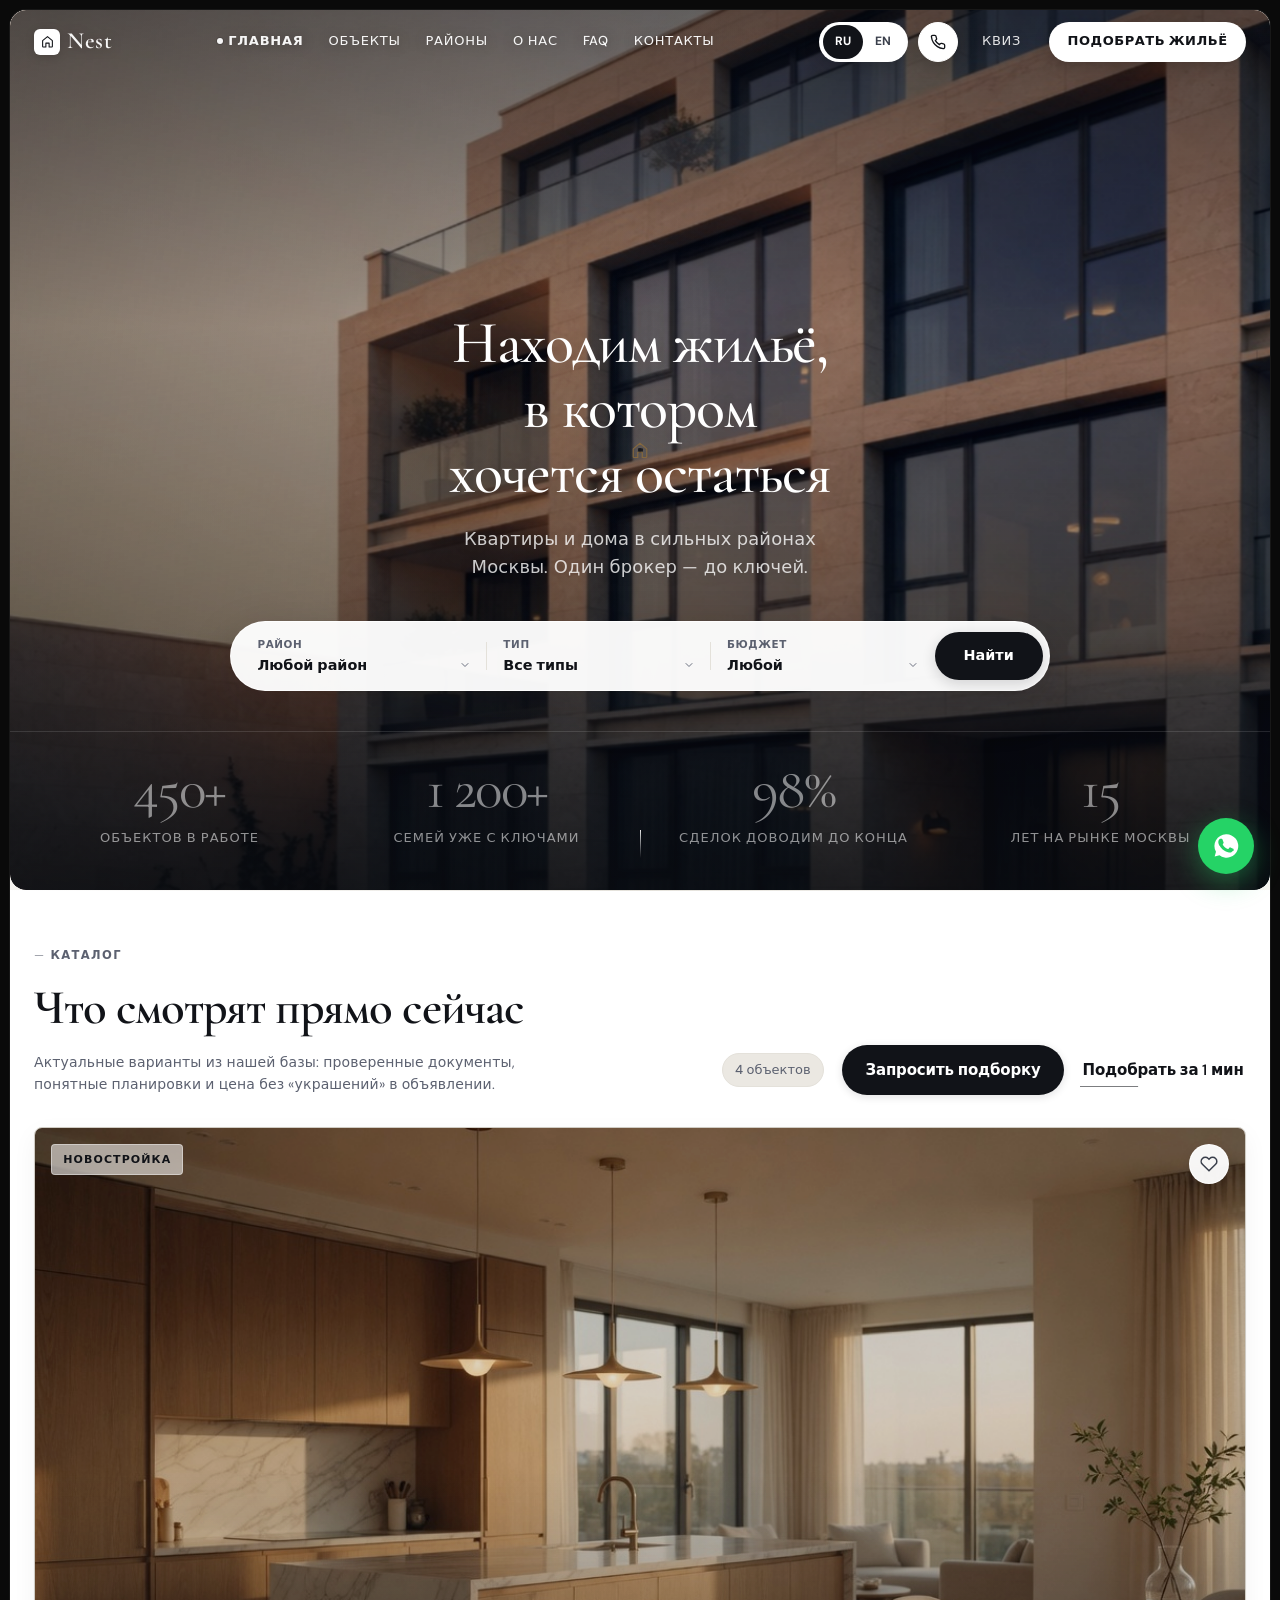
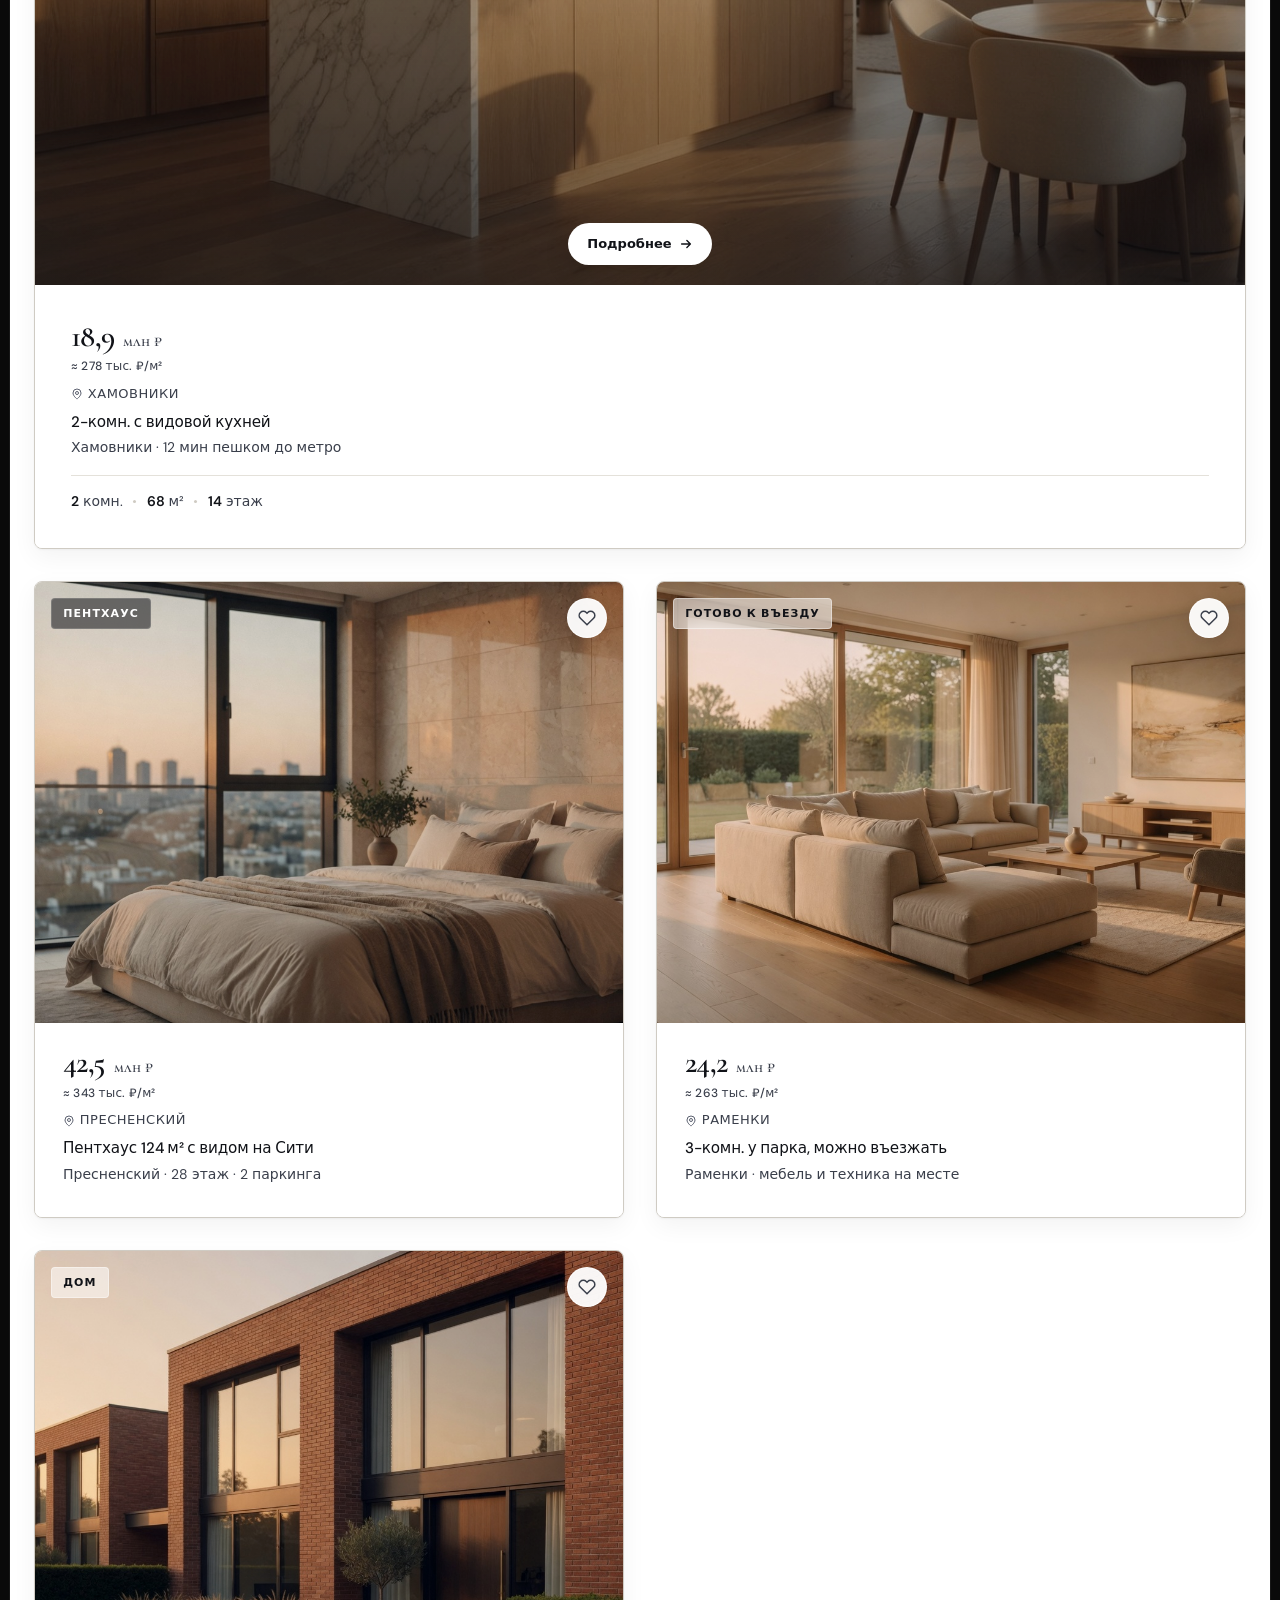
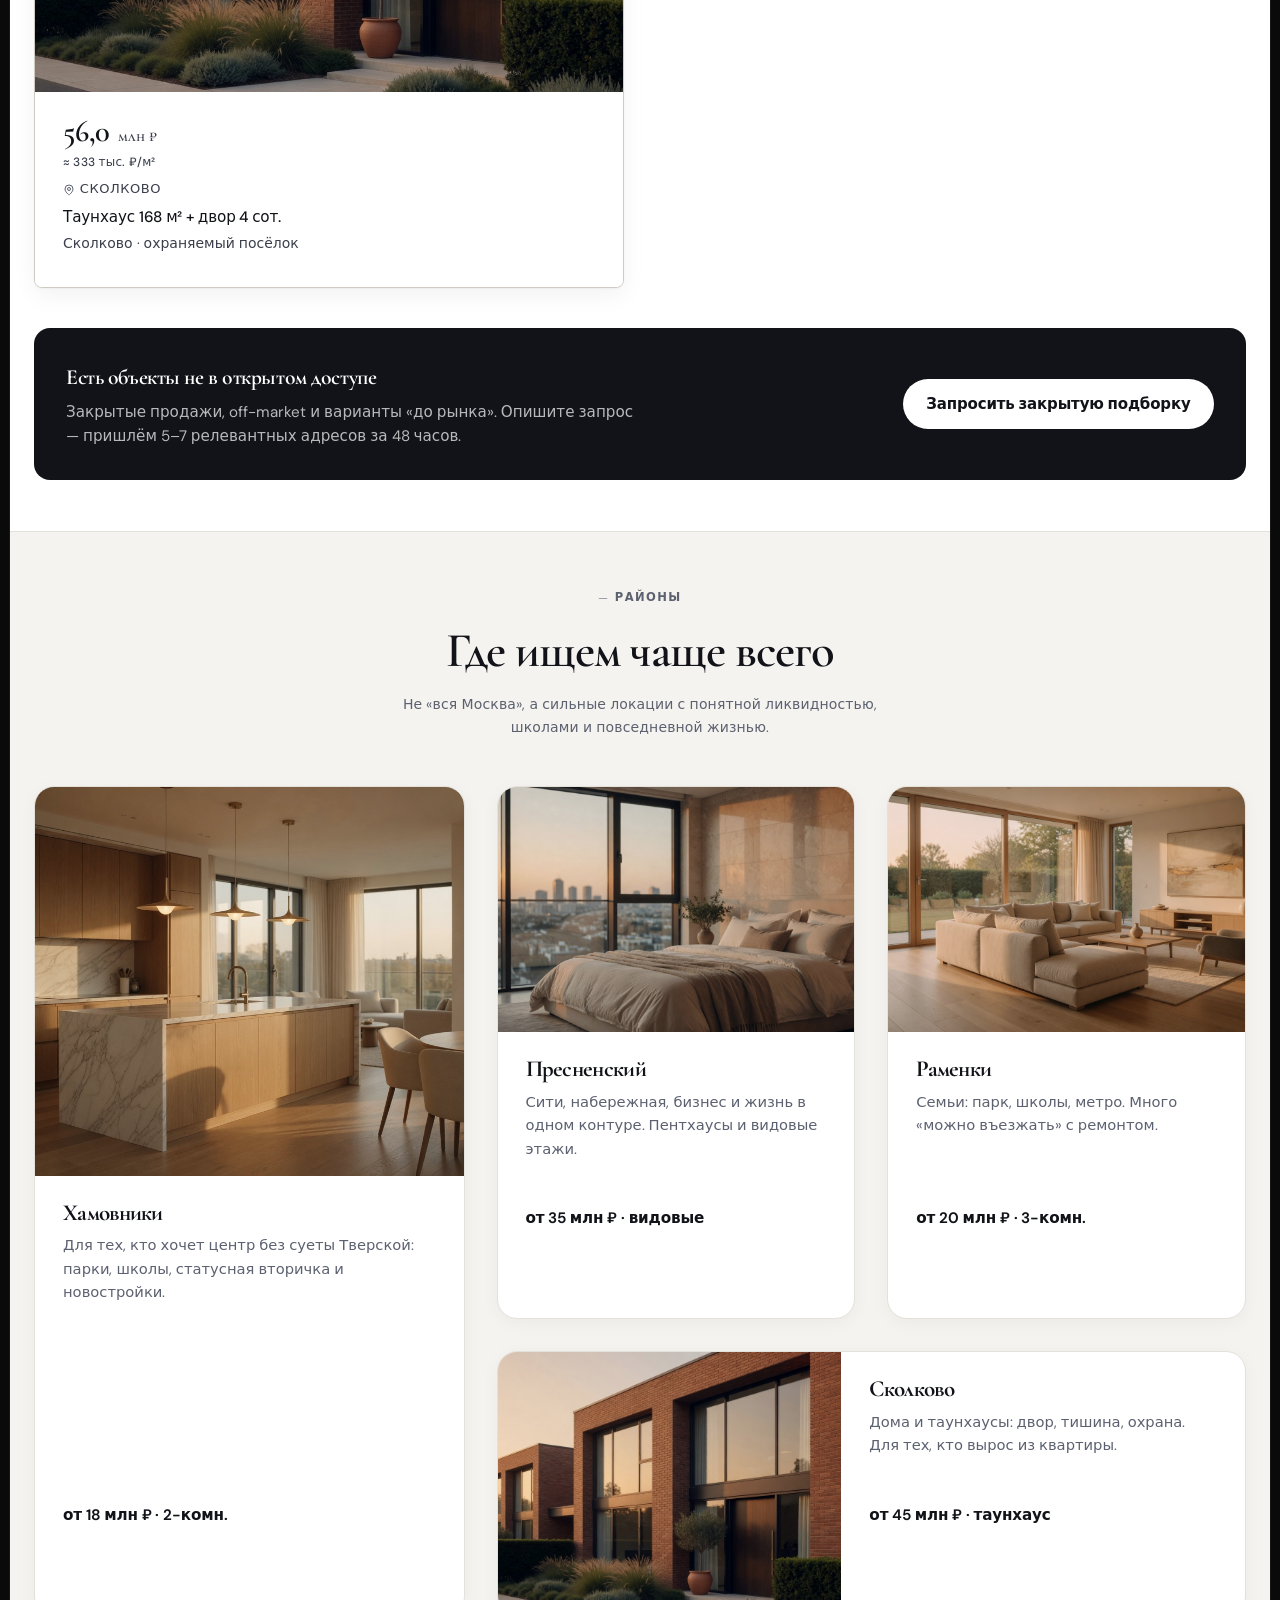
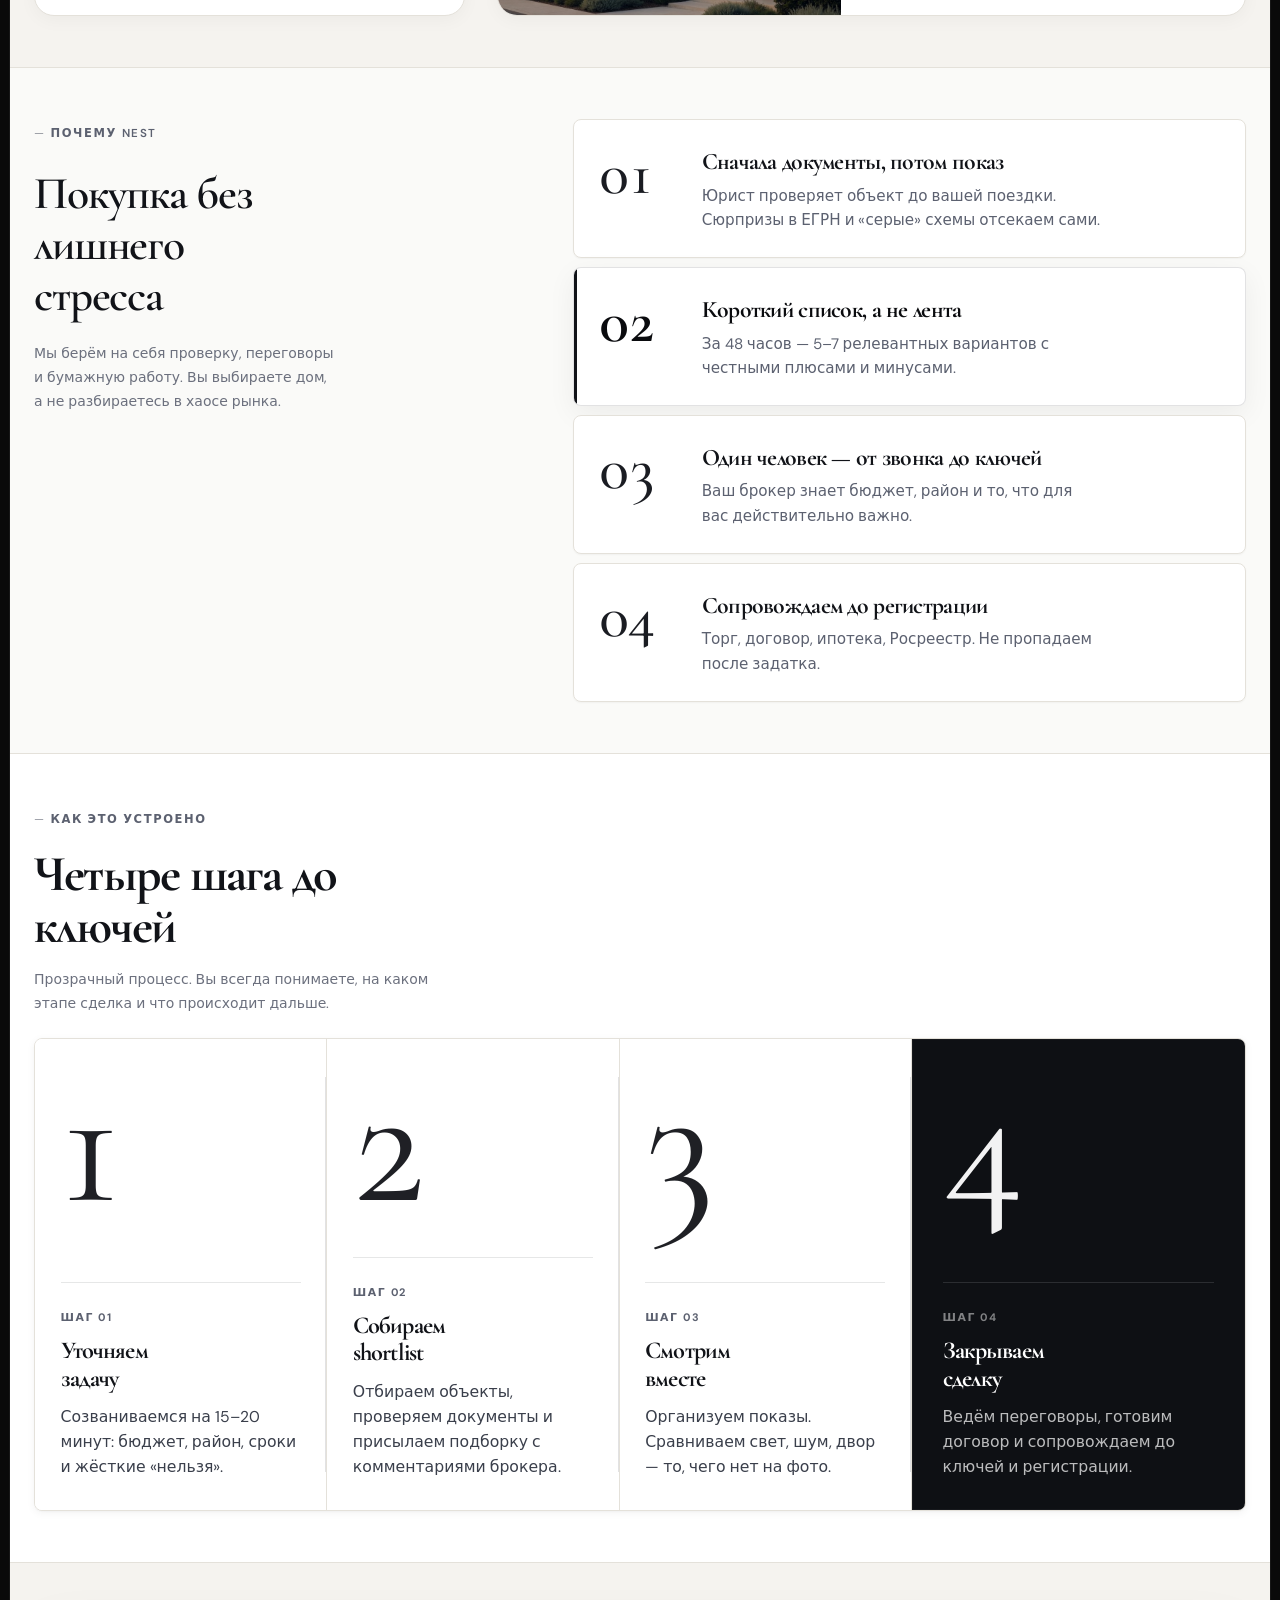
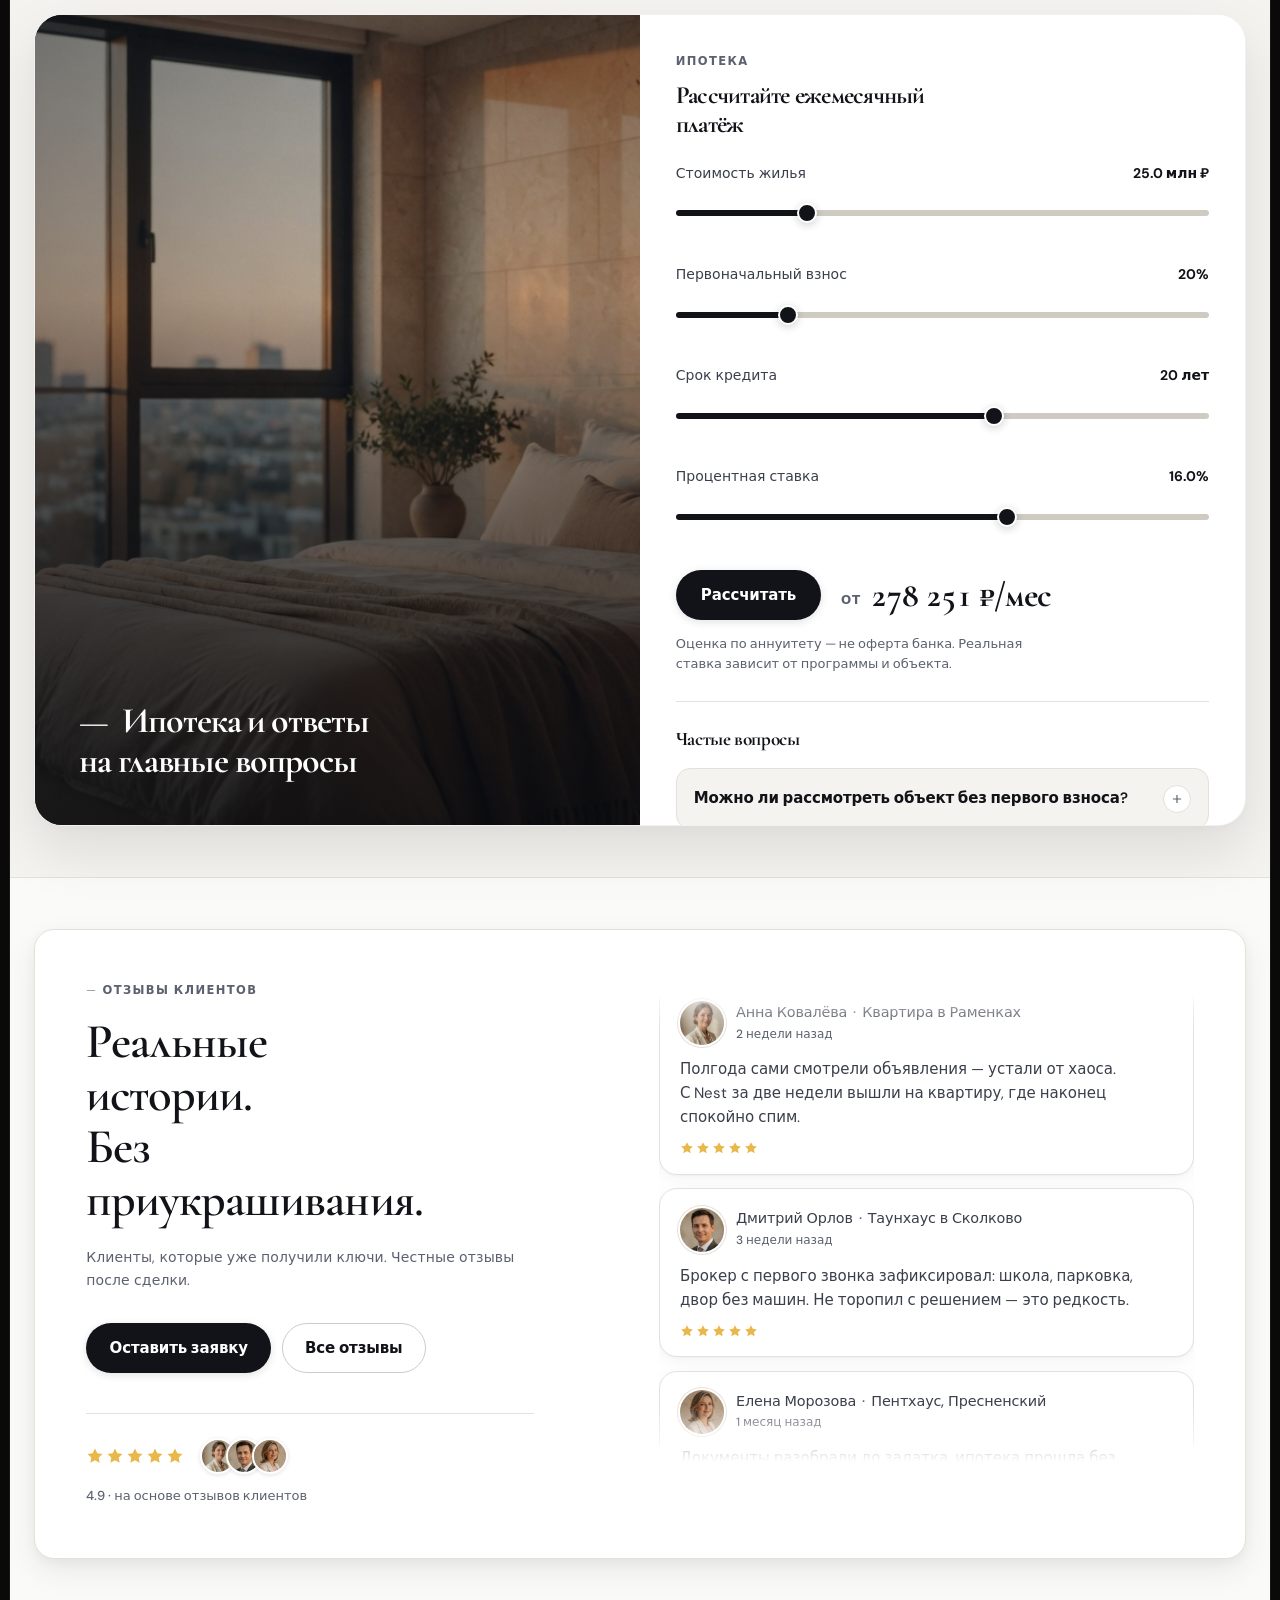
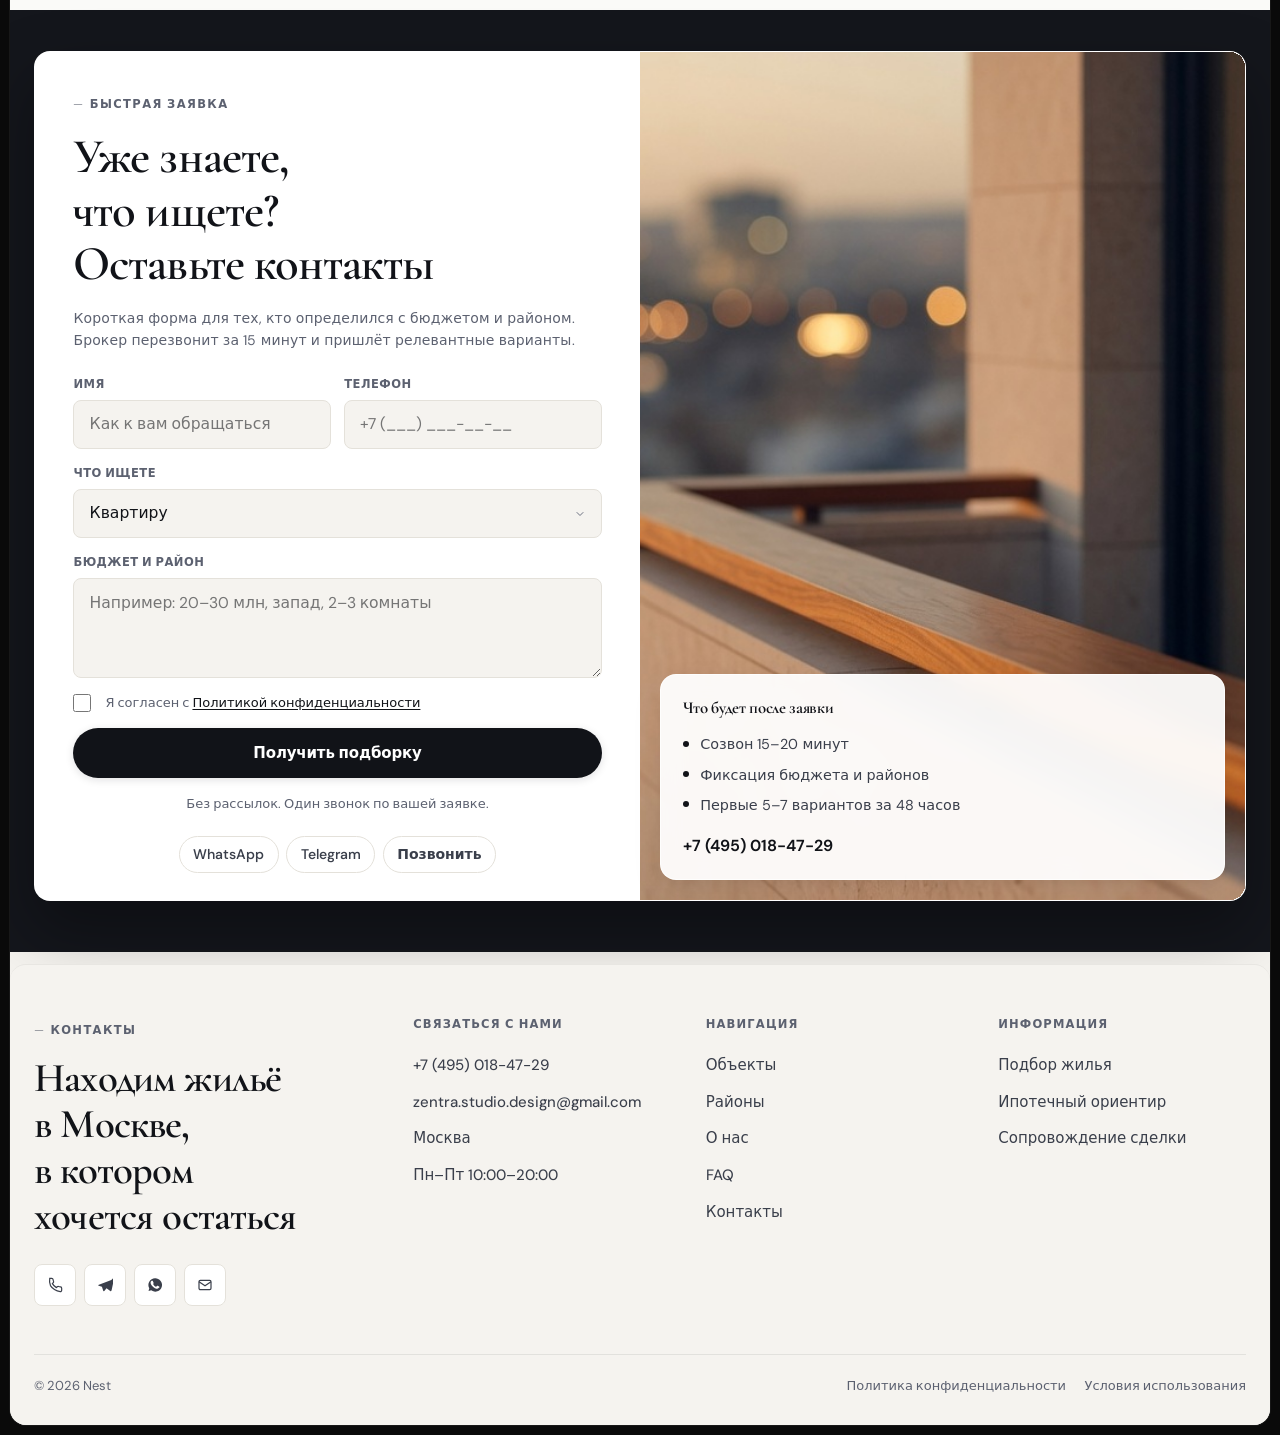
<file: index.html>
<!DOCTYPE html>
<html lang="ru">
  <head>
    <meta charset="UTF-8" />
    <meta name="viewport" content="width=device-width, initial-scale=1.0" />
    <meta
      name="description"
      content="Nest — подбираем квартиры и дома в Москве. Один брокер от первого звонка до ключей."
    />
    <meta name="robots" content="index, follow" />
    <meta name="theme-color" content="#111318" />
    <title>Nest — Находим жильё, в котором хочется остаться</title>

    <!-- Open Graph -->
    <meta property="og:type" content="website" />
    <meta property="og:locale" content="ru_RU" />
    <meta property="og:site_name" content="Nest" />
    <meta property="og:title" content="Nest — Находим жильё, в котором хочется остаться" />
    <meta
      property="og:description"
      content="Подбираем квартиры и дома в сильных районах Москвы. Один брокер — от звонка до ключей."
    />
    <meta property="og:image" content="assets/images/hero.jpg" />
    <meta name="twitter:card" content="summary_large_image" />
    <meta name="twitter:title" content="Nest — жильё в Москве без стресса" />
    <meta name="twitter:description" content="Shortlist за 48 часов. Один брокер до ключей." />
    <meta name="twitter:image" content="assets/images/hero.jpg" />

    <link rel="preconnect" href="https://fonts.googleapis.com" />
    <link rel="preconnect" href="https://fonts.gstatic.com" crossorigin />
    <link
      href="https://fonts.googleapis.com/css2?family=Cormorant+Garamond:ital,wght@0,400;0,500;0,600;0,700;1,400&family=DM+Sans:ital,opsz,wght@0,9..40,400;0,9..40,500;0,9..40,600;0,9..40,700;1,9..40,400&display=swap"
      rel="stylesheet"
    />
    <link rel="stylesheet" href="nest.css?v=20260722f" />
    <link
      rel="icon"
      href="data:image/svg+xml,<svg xmlns='http://www.w3.org/2000/svg' viewBox='0 0 32 32'><rect width='32' height='32' rx='8' fill='%23C9A66B'/><path d='M16 7l9 7v11H7V14l9-7z' fill='none' stroke='white' stroke-width='2' stroke-linejoin='round'/></svg>"
    />
  </head>
  <body>
    <a class="skip-link" href="#top" data-i18n="skip">К содержимому</a>
    <div class="page-progress" aria-hidden="true">
      <span class="page-progress__bar" id="page-progress-bar"></span>
    </div>
    <div class="cursor-dot" id="cursor-dot" aria-hidden="true"></div>
    <div class="cursor-ring" id="cursor-ring" aria-hidden="true">
      <svg viewBox="0 0 24 24" fill="none" stroke="currentColor" stroke-width="1.6" stroke-linejoin="round" aria-hidden="true">
        <path d="M3 10.5 12 3l9 7.5V21a1 1 0 0 1-1 1h-5v-7H9v7H4a1 1 0 0 1-1-1v-10.5z" />
      </svg>
    </div>
    <div class="cursor-label" id="cursor-label" aria-hidden="true" data-i18n="cursor.view">Смотреть</div>
    <div class="site-shell">
      <header class="header" id="header">
        <div class="header__inner">
          <a href="#top" class="logo" aria-label="Nest — на главную">
            <span class="logo__mark" aria-hidden="true">
              <svg viewBox="0 0 24 24" fill="none" stroke="currentColor" stroke-width="2" stroke-linecap="round" stroke-linejoin="round">
                <path d="M3 10.5 12 3l9 7.5V21a1 1 0 0 1-1 1h-5v-7H9v7H4a1 1 0 0 1-1-1v-10.5z" />
              </svg>
            </span>
            Nest
          </a>

          <nav class="nav" id="nav" aria-label="Основная навигация">
            <a class="nav__link is-active" href="#top"><span class="nav__dot" aria-hidden="true"></span><span data-i18n="nav.home">Главная</span></a>
            <a class="nav__link" href="#properties" data-i18n="nav.properties">Объекты</a>
            <a class="nav__link" href="#districts" data-i18n="nav.districts">Районы</a>
            <a class="nav__link" href="#why" data-i18n="nav.about">О нас</a>
            <a class="nav__link" href="#mortgage" data-i18n="nav.faq">FAQ</a>
            <a class="nav__link" href="#contact" data-i18n="nav.contact">Контакты</a>
            <div class="nav__mobile-cta">
              <a class="header__phone" href="tel:+74950184729">+7 (495) 018-47-29</a>
              <a class="btn btn--primary" href="#contact" data-i18n="cta.find">Подобрать жильё</a>
              <button class="btn btn--ghost" type="button" data-open-quiz data-i18n="cta.quiz">Пройти квиз</button>
            </div>
          </nav>

          <div class="header__actions">
            <div class="lang-toggle" role="group" aria-label="Language">
              <button type="button" class="lang-toggle__btn is-active" data-lang-set="ru" aria-pressed="true">RU</button>
              <button type="button" class="lang-toggle__btn" data-lang-set="en" aria-pressed="false">EN</button>
            </div>
            <a class="header__phone-pill" href="tel:+74950184729" aria-label="Позвонить" data-i18n-aria="aria.call">
              <svg viewBox="0 0 24 24" fill="none" stroke="currentColor" stroke-width="2" aria-hidden="true"><path d="M22 16.92v3a2 2 0 0 1-2.18 2 19.79 19.79 0 0 1-8.63-3.07 19.5 19.5 0 0 1-6-6 19.79 19.79 0 0 1-3.07-8.67A2 2 0 0 1 4.11 2h3a2 2 0 0 1 2 1.72c.127.96.361 1.903.7 2.81a2 2 0 0 1-.45 2.11L8.09 9.91a16 16 0 0 0 6 6l1.27-1.27a2 2 0 0 1 2.11-.45c.907.339 1.85.573 2.81.7A2 2 0 0 1 22 16.92z"/></svg>
            </a>
            <button class="header__link-btn" type="button" data-open-quiz data-i18n="cta.quizShort">Квиз</button>
            <a class="header__cta-text" href="#contact" data-i18n="cta.find">Подобрать жильё</a>
            <button class="menu-toggle" type="button" id="menu-toggle" aria-expanded="false" aria-controls="nav" aria-label="Открыть меню">
              <span></span>
            </button>
          </div>
        </div>
      </header>

      <main id="top">
        <!-- HERO -->
        <section class="hero" aria-labelledby="hero-title">
          <div class="hero__media" aria-hidden="true">
            <img src="assets/images/hero.jpg" alt="Современная квартира в Москве с видом на город — Nest подбирает жильё" width="1920" height="1080" fetchpriority="high" />
            <div class="hero__overlay"></div>
          </div>

          <div class="hero__main">
            <div class="hero__content">
              <h1 class="hero__title" id="hero-title" data-i18n="hero.title">
                Находим жильё, в&nbsp;котором хочется остаться
              </h1>
              <p class="hero__subtitle" data-i18n="hero.sub">
                Квартиры и дома в сильных районах Москвы. Один брокер — до ключей.
              </p>

              <div class="search-panel">
                <form class="search-form" action="#properties" method="get" role="search" aria-label="Поиск жилья">
                  <div class="search-field">
                    <div class="search-field__body">
                      <label for="location" data-i18n="search.district">Район</label>
                      <select id="location" name="location">
                        <option value="" data-i18n="search.anyDistrict">Любой район</option>
                        <option value="center" data-i18n="search.center">Центр</option>
                        <option value="west" data-i18n="search.west">Запад</option>
                        <option value="north" data-i18n="search.north">Север</option>
                        <option value="south" data-i18n="search.south">Юг</option>
                        <option value="east" data-i18n="search.east">Восток</option>
                      </select>
                    </div>
                  </div>
                  <div class="search-field">
                    <div class="search-field__body">
                      <label for="type" data-i18n="search.type">Тип</label>
                      <select id="type" name="type">
                        <option value="" data-i18n="search.anyType">Все типы</option>
                        <option value="apartment" data-i18n="search.apartment">Квартира</option>
                        <option value="house" data-i18n="search.house">Дом</option>
                        <option value="newbuild" data-i18n="search.newbuild">Новостройка</option>
                        <option value="penthouse" data-i18n="search.penthouse">Пентхаус</option>
                      </select>
                    </div>
                  </div>
                  <div class="search-field">
                    <div class="search-field__body">
                      <label for="price" data-i18n="search.budget">Бюджет</label>
                      <select id="price" name="price">
                        <option value="" data-i18n="search.anyBudget">Любой</option>
                        <option value="10" data-i18n="search.p10">до 10 млн ₽</option>
                        <option value="20" data-i18n="search.p20">10–20 млн ₽</option>
                        <option value="40" data-i18n="search.p40">20–40 млн ₽</option>
                        <option value="40plus" data-i18n="search.p40p">от 40 млн ₽</option>
                      </select>
                    </div>
                  </div>
                  <button class="btn btn--search" type="submit" data-i18n="search.submit">Найти</button>
                </form>
              </div>
            </div>
          </div>

          <div class="hero__stats" id="stats" aria-label="Ключевые показатели">
            <div class="container">
              <div class="stats-bar">
                <div class="stats-bar__item">
                  <div class="stats-bar__value"><span class="js-count" data-target="450" data-suffix="+">450+</span></div>
                  <div class="stats-bar__label" data-i18n="stats.s1">объектов в работе</div>
                </div>
                <div class="stats-bar__item">
                  <div class="stats-bar__value"><span class="js-count" data-target="1200" data-suffix="+">1&nbsp;200+</span></div>
                  <div class="stats-bar__label" data-i18n="stats.s2">семей уже с ключами</div>
                </div>
                <div class="stats-bar__item">
                  <div class="stats-bar__value"><span class="js-count" data-target="98" data-suffix="%">98%</span></div>
                  <div class="stats-bar__label" data-i18n="stats.s3">сделок доводим до конца</div>
                </div>
                <div class="stats-bar__item">
                  <div class="stats-bar__value"><span class="js-count" data-target="15">15</span></div>
                  <div class="stats-bar__label" data-i18n="stats.s4">лет на рынке Москвы</div>
                </div>
              </div>
            </div>
          </div>

          <a class="hero__scroll" href="#properties" aria-label="Дальше">
            <span class="hero__scroll-line" aria-hidden="true"></span>
          </a>
        </section>

        <!-- PROPERTIES -->
        <section class="properties section" id="properties" aria-labelledby="properties-title">
          <div class="container">
            <div class="properties__head">
              <div class="section-head">
                <p class="eyebrow" data-i18n="prop.eyebrow">Каталог</p>
                <h2 class="section-title" id="properties-title" data-i18n="prop.title">Что смотрят прямо сейчас</h2>
                <p class="section-lead" data-i18n="prop.lead">
                  Актуальные варианты из нашей базы: проверенные документы,
                  понятные планировки и цена без «украшений» в объявлении.
                </p>
              </div>
              <div class="properties__actions">
                <span class="filter-bar__count" id="filter-count" data-i18n-count>4 объекта</span>
                <a class="btn btn--primary" href="#contact" data-i18n="prop.request">Запросить подборку</a>
                <button class="btn btn--text" type="button" data-open-quiz data-i18n="prop.quiz">Подобрать за 1 мин</button>
              </div>
            </div>

            <div class="filter-bar" id="filter-bar" aria-live="polite">
              <div id="filter-chips"></div>
              <a href="#properties" class="filter-bar__reset" id="filter-reset" hidden data-i18n="prop.reset">Сбросить</a>
            </div>

            <div class="properties-empty" id="properties-empty" role="status" hidden>
              <h3 data-i18n="prop.emptyTitle">По этим фильтрам объектов нет</h3>
              <p data-i18n="prop.emptyText">Сбросьте фильтры или оставьте заявку — подберём варианты под ваш запрос.</p>
              <a class="btn btn--primary" href="#contact" data-i18n="prop.emptyCta">Оставить заявку на подбор</a>
            </div>

            <div class="property-grid" id="property-grid">
              <a
                class="property-card property-card--featured reveal"
                href="properties/property-1.html"
                data-id="p1"
                data-location="center"
                data-type="apartment newbuild"
                data-price="18.9"
              >
                <div class="property-card__media">
                  <img src="assets/images/property-1.jpg" alt="Светлая кухня-гостиная в современном доме" width="800" height="600" loading="lazy" />
                  <span class="property-card__badge" data-i18n="card.p1.badge">Новостройка</span>
                  <button type="button" class="property-card__fav" data-fav="p1" aria-label="В избранное" data-i18n-aria="prop.fav" aria-pressed="false">
                    <svg viewBox="0 0 24 24" fill="none" stroke="currentColor" stroke-width="2"><path d="M20.8 4.6a5.5 5.5 0 0 0-7.8 0L12 5.6l-1-1a5.5 5.5 0 0 0-7.8 7.8l1 1L12 21l7.8-7.6 1-1a5.5 5.5 0 0 0 0-7.8z"/></svg>
                  </button>
                  <div class="property-card__overlay">
                    <span class="property-card__cta">
                      <span data-i18n="prop.more">Подробнее</span>
                      <svg viewBox="0 0 16 16" fill="none" aria-hidden="true"><path d="M3 8h10M9 4l4 4-4 4" stroke="currentColor" stroke-width="1.6" stroke-linecap="round" stroke-linejoin="round"/></svg>
                    </span>
                  </div>
                </div>
                <div class="property-card__body">
                  <div class="property-card__top">
                    <p class="property-card__loc">
                      <svg viewBox="0 0 24 24" fill="none" stroke="currentColor" stroke-width="2" aria-hidden="true"><path d="M20 10c0 6-8 12-8 12s-8-6-8-12a8 8 0 0 1 16 0Z"/><circle cx="12" cy="10" r="3"/></svg>
                      <span data-i18n="loc.khamovniki">Хамовники</span>
                    </p>
                    <div class="property-card__price">
                      <span class="property-card__price-num">18,9</span>
                      <span class="property-card__price-unit" data-i18n="meta.mln">млн ₽</span>
                      <span class="property-card__price-m2" data-i18n="card.p1.m2">≈ 278 тыс. ₽/м²</span>
                    </div>
                  </div>
                  <h3 class="property-card__title" data-i18n="card.p1.title">2-комн. с видовой кухней</h3>
                  <p class="property-card__desc" data-i18n="card.p1.desc">Хамовники · 12 мин пешком до метро</p>
                  <div class="property-card__meta">
                    <span><strong>2</strong> <span data-i18n="meta.rooms">комн.</span></span>
                    <span class="meta-dot" aria-hidden="true"></span>
                    <span><strong>68</strong> м²</span>
                    <span class="meta-dot" aria-hidden="true"></span>
                    <span><strong>14</strong> <span data-i18n="meta.floor">этаж</span></span>
                  </div>
                </div>
              </a>

              <a
                class="property-card reveal"
                href="properties/property-2.html"
                data-id="p2"
                data-location="center"
                data-type="penthouse apartment"
                data-price="42.5"
              >
                <div class="property-card__media">
                  <img src="assets/images/property-2.jpg" alt="Спальня пентхауса с панорамными окнами" width="800" height="600" loading="lazy" />
                  <span class="property-card__badge property-card__badge--accent" data-i18n="card.p2.badge">Пентхаус</span>
                  <button type="button" class="property-card__fav" data-fav="p2" aria-label="В избранное" data-i18n-aria="prop.fav" aria-pressed="false">
                    <svg viewBox="0 0 24 24" fill="none" stroke="currentColor" stroke-width="2"><path d="M20.8 4.6a5.5 5.5 0 0 0-7.8 0L12 5.6l-1-1a5.5 5.5 0 0 0-7.8 7.8l1 1L12 21l7.8-7.6 1-1a5.5 5.5 0 0 0 0-7.8z"/></svg>
                  </button>
                  <div class="property-card__overlay">
                    <span class="property-card__cta">
                      <span data-i18n="prop.more">Подробнее</span>
                      <svg viewBox="0 0 16 16" fill="none" aria-hidden="true"><path d="M3 8h10M9 4l4 4-4 4" stroke="currentColor" stroke-width="1.6" stroke-linecap="round" stroke-linejoin="round"/></svg>
                    </span>
                  </div>
                </div>
                <div class="property-card__body">
                  <div class="property-card__top">
                    <p class="property-card__loc">
                      <svg viewBox="0 0 24 24" fill="none" stroke="currentColor" stroke-width="2" aria-hidden="true"><path d="M20 10c0 6-8 12-8 12s-8-6-8-12a8 8 0 0 1 16 0Z"/><circle cx="12" cy="10" r="3"/></svg>
                      <span data-i18n="loc.presnensky">Пресненский</span>
                    </p>
                    <div class="property-card__price">
                      <span class="property-card__price-num">42,5</span>
                      <span class="property-card__price-unit" data-i18n="meta.mln">млн ₽</span>
                      <span class="property-card__price-m2" data-i18n="card.p2.m2">≈ 343 тыс. ₽/м²</span>
                    </div>
                  </div>
                  <h3 class="property-card__title" data-i18n="card.p2.title">Пентхаус 124 м² с видом на Сити</h3>
                  <p class="property-card__desc" data-i18n="card.p2.desc">Пресненский · 28 этаж · 2 паркинга</p>
                  <div class="property-card__meta">
                    <span><strong>3</strong> <span data-i18n="meta.rooms">комн.</span></span>
                    <span class="meta-dot" aria-hidden="true"></span>
                    <span><strong>124</strong> м²</span>
                    <span class="meta-dot" aria-hidden="true"></span>
                    <span><strong>28</strong> <span data-i18n="meta.floor">этаж</span></span>
                  </div>
                </div>
              </a>

              <a
                class="property-card reveal"
                href="properties/property-3.html"
                data-id="p3"
                data-location="west"
                data-type="apartment"
                data-price="24.2"
              >
                <div class="property-card__media">
                  <img src="assets/images/property-3.jpg" alt="Гостиная с панорамными окнами" width="800" height="600" loading="lazy" />
                  <span class="property-card__badge" data-i18n="card.p3.badge">Готово к въезду</span>
                  <button type="button" class="property-card__fav" data-fav="p3" aria-label="В избранное" data-i18n-aria="prop.fav" aria-pressed="false">
                    <svg viewBox="0 0 24 24" fill="none" stroke="currentColor" stroke-width="2"><path d="M20.8 4.6a5.5 5.5 0 0 0-7.8 0L12 5.6l-1-1a5.5 5.5 0 0 0-7.8 7.8l1 1L12 21l7.8-7.6 1-1a5.5 5.5 0 0 0 0-7.8z"/></svg>
                  </button>
                  <div class="property-card__overlay">
                    <span class="property-card__cta">
                      <span data-i18n="prop.more">Подробнее</span>
                      <svg viewBox="0 0 16 16" fill="none" aria-hidden="true"><path d="M3 8h10M9 4l4 4-4 4" stroke="currentColor" stroke-width="1.6" stroke-linecap="round" stroke-linejoin="round"/></svg>
                    </span>
                  </div>
                </div>
                <div class="property-card__body">
                  <div class="property-card__top">
                    <p class="property-card__loc">
                      <svg viewBox="0 0 24 24" fill="none" stroke="currentColor" stroke-width="2" aria-hidden="true"><path d="M20 10c0 6-8 12-8 12s-8-6-8-12a8 8 0 0 1 16 0Z"/><circle cx="12" cy="10" r="3"/></svg>
                      <span data-i18n="loc.ramenki">Раменки</span>
                    </p>
                    <div class="property-card__price">
                      <span class="property-card__price-num">24,2</span>
                      <span class="property-card__price-unit" data-i18n="meta.mln">млн ₽</span>
                      <span class="property-card__price-m2" data-i18n="card.p3.m2">≈ 263 тыс. ₽/м²</span>
                    </div>
                  </div>
                  <h3 class="property-card__title" data-i18n="card.p3.title">3-комн. у парка, можно въезжать</h3>
                  <p class="property-card__desc" data-i18n="card.p3.desc">Раменки · мебель и техника на месте</p>
                  <div class="property-card__meta">
                    <span><strong>3</strong> <span data-i18n="meta.rooms">комн.</span></span>
                    <span class="meta-dot" aria-hidden="true"></span>
                    <span><strong>92</strong> м²</span>
                    <span class="meta-dot" aria-hidden="true"></span>
                    <span><strong>7</strong> <span data-i18n="meta.floor">этаж</span></span>
                  </div>
                </div>
              </a>

              <a
                class="property-card reveal"
                href="properties/property-4.html"
                data-id="p4"
                data-location="west"
                data-type="house"
                data-price="56.0"
              >
                <div class="property-card__media">
                  <img src="assets/images/property-4.jpg" alt="Современный таунхаус" width="800" height="600" loading="lazy" />
                  <span class="property-card__badge" data-i18n="card.p4.badge">Дом</span>
                  <button type="button" class="property-card__fav" data-fav="p4" aria-label="В избранное" data-i18n-aria="prop.fav" aria-pressed="false">
                    <svg viewBox="0 0 24 24" fill="none" stroke="currentColor" stroke-width="2"><path d="M20.8 4.6a5.5 5.5 0 0 0-7.8 0L12 5.6l-1-1a5.5 5.5 0 0 0-7.8 7.8l1 1L12 21l7.8-7.6 1-1a5.5 5.5 0 0 0 0-7.8z"/></svg>
                  </button>
                  <div class="property-card__overlay">
                    <span class="property-card__cta">
                      <span data-i18n="prop.more">Подробнее</span>
                      <svg viewBox="0 0 16 16" fill="none" aria-hidden="true"><path d="M3 8h10M9 4l4 4-4 4" stroke="currentColor" stroke-width="1.6" stroke-linecap="round" stroke-linejoin="round"/></svg>
                    </span>
                  </div>
                </div>
                <div class="property-card__body">
                  <div class="property-card__top">
                    <p class="property-card__loc">
                      <svg viewBox="0 0 24 24" fill="none" stroke="currentColor" stroke-width="2" aria-hidden="true"><path d="M20 10c0 6-8 12-8 12s-8-6-8-12a8 8 0 0 1 16 0Z"/><circle cx="12" cy="10" r="3"/></svg>
                      <span data-i18n="loc.skolkovo">Сколково</span>
                    </p>
                    <div class="property-card__price">
                      <span class="property-card__price-num">56,0</span>
                      <span class="property-card__price-unit" data-i18n="meta.mln">млн ₽</span>
                      <span class="property-card__price-m2" data-i18n="card.p4.m2">≈ 333 тыс. ₽/м²</span>
                    </div>
                  </div>
                  <h3 class="property-card__title" data-i18n="card.p4.title">Таунхаус 168 м² + двор 4 сот.</h3>
                  <p class="property-card__desc" data-i18n="card.p4.desc">Сколково · охраняемый посёлок</p>
                  <div class="property-card__meta">
                    <span><strong>4</strong> <span data-i18n="meta.rooms">комн.</span></span>
                    <span class="meta-dot" aria-hidden="true"></span>
                    <span><strong>168</strong> м²</span>
                    <span class="meta-dot" aria-hidden="true"></span>
                    <span><strong>4</strong> <span data-i18n="meta.sot">сот.</span></span>
                  </div>
                </div>
              </a>
            </div>

            <div class="properties__closed reveal">
              <div>
                <h3 data-i18n="prop.closedTitle">Есть объекты не в открытом доступе</h3>
                <p data-i18n="prop.closedText">Закрытые продажи, off-market и варианты «до рынка». Опишите запрос — пришлём 5–7 релевантных адресов за 48 часов.</p>
              </div>
              <a class="btn btn--light" href="#contact" data-i18n="prop.closedCta">Запросить закрытую подборку</a>
            </div>
          </div>
        </section>

        <!-- DISTRICTS -->
        <section class="districts section" id="districts" aria-labelledby="districts-title">
          <div class="container">
            <div class="section-head section-head--center reveal">
              <p class="eyebrow" data-i18n="districts.eyebrow">Районы</p>
              <h2 class="section-title" id="districts-title" data-i18n="districts.title">Где ищем чаще всего</h2>
              <p class="section-lead" data-i18n="districts.lead">
                Не «вся Москва», а сильные локации с понятной ликвидностью, школами и повседневной жизнью.
              </p>
            </div>
            <div class="districts-grid">
              <article class="district-card district-card--tall reveal">
                <div class="district-card__media">
                  <img src="assets/images/property-1.jpg" alt="Жилой квартал Хамовников" loading="lazy" width="640" height="480" />
                </div>
                <div class="district-card__body">
                  <h3 class="district-card__name" data-i18n="districts.d1.name">Хамовники</h3>
                  <p class="district-card__for" data-i18n="districts.d1.for">Для тех, кто хочет центр без суеты Тверской: парки, школы, статусная вторичка и новостройки.</p>
                  <p class="district-card__price" data-i18n="districts.d1.price">от 18 млн ₽ · 2-комн.</p>
                  <a class="district-card__cta" href="#properties" data-filter-location="center" data-prefill-message="Интересует Хамовники" data-i18n="districts.view">Смотреть объекты →</a>
                </div>
              </article>
              <article class="district-card reveal">
                <div class="district-card__media">
                  <img src="assets/images/property-2.jpg" alt="Пресненский район и виды на Сити" loading="lazy" width="640" height="400" />
                </div>
                <div class="district-card__body">
                  <h3 class="district-card__name" data-i18n="districts.d2.name">Пресненский</h3>
                  <p class="district-card__for" data-i18n="districts.d2.for">Сити, набережная, бизнес и жизнь в одном контуре. Пентхаусы и видовые этажи.</p>
                  <p class="district-card__price" data-i18n="districts.d2.price">от 35 млн ₽ · видовые</p>
                  <a class="district-card__cta" href="#properties" data-filter-location="center" data-prefill-message="Интересует Пресненский / Сити" data-i18n="districts.view">Смотреть объекты →</a>
                </div>
              </article>
              <article class="district-card reveal">
                <div class="district-card__media">
                  <img src="assets/images/property-3.jpg" alt="Район Раменки рядом с парком" loading="lazy" width="640" height="400" />
                </div>
                <div class="district-card__body">
                  <h3 class="district-card__name" data-i18n="districts.d3.name">Раменки</h3>
                  <p class="district-card__for" data-i18n="districts.d3.for">Семьи: парк, школы, метро. Много «можно въезжать» с ремонтом.</p>
                  <p class="district-card__price" data-i18n="districts.d3.price">от 20 млн ₽ · 3-комн.</p>
                  <a class="district-card__cta" href="#properties" data-filter-location="west" data-prefill-message="Интересуют Раменки, семья" data-i18n="districts.view">Смотреть объекты →</a>
                </div>
              </article>
              <article class="district-card district-card--wide reveal">
                <div class="district-card__media">
                  <img src="assets/images/property-4.jpg" alt="Таунхаусы и дома в Сколково" loading="lazy" width="800" height="420" />
                </div>
                <div class="district-card__body">
                  <h3 class="district-card__name" data-i18n="districts.d4.name">Сколково</h3>
                  <p class="district-card__for" data-i18n="districts.d4.for">Дома и таунхаусы: двор, тишина, охрана. Для тех, кто вырос из квартиры.</p>
                  <p class="district-card__price" data-i18n="districts.d4.price">от 45 млн ₽ · таунхаус</p>
                  <a class="district-card__cta" href="#properties" data-filter-location="west" data-prefill-message="Интересует Сколково, дом/таунхаус" data-i18n="districts.view">Смотреть объекты →</a>
                </div>
              </article>
            </div>
          </div>
        </section>

        <!-- WHY — editorial typography (Wacomet-style) -->
        <section class="why section" id="why" aria-labelledby="why-title">
          <div class="container why-layout">
            <div class="why-intro reveal">
              <p class="why-intro__label">
                <span class="why-intro__dash" aria-hidden="true">—</span>
                <span data-i18n="why.eyebrow">Почему Nest</span>
              </p>
              <h2 class="why-intro__title" id="why-title">
                <span data-i18n="why.title1">Покупка без</span>
                <span data-i18n="why.title2">лишнего</span><br />
                <span data-i18n="why.title3">стресса</span>
              </h2>
              <p class="why-intro__lead" data-i18n="why.lead">
                Мы берём на себя проверку, переговоры и бумажную работу.
                Вы выбираете дом, а не разбираетесь в хаосе рынка.
              </p>
            </div>

            <ol class="why-list" id="why-list">
              <li class="why-item">
                <span class="why-item__num" aria-hidden="true">01</span>
                <div class="why-item__body">
                  <h3 data-i18n="why.t1">Сначала документы, потом показ</h3>
                  <p data-i18n="why.p1">Юрист проверяет объект до вашей поездки. Сюрпризы в ЕГРН и «серые» схемы отсекаем сами.</p>
                </div>
              </li>
              <li class="why-item why-item--accent">
                <span class="why-item__num" aria-hidden="true">02</span>
                <div class="why-item__body">
                  <h3 data-i18n="why.t2">Короткий список, а не лента</h3>
                  <p data-i18n="why.p2">За 48 часов — 5–7 релевантных вариантов с честными плюсами и минусами.</p>
                </div>
              </li>
              <li class="why-item">
                <span class="why-item__num" aria-hidden="true">03</span>
                <div class="why-item__body">
                  <h3 data-i18n="why.t3">Один человек — от звонка до ключей</h3>
                  <p data-i18n="why.p3">Ваш брокер знает бюджет, район и то, что для вас действительно важно.</p>
                </div>
              </li>
              <li class="why-item">
                <span class="why-item__num" aria-hidden="true">04</span>
                <div class="why-item__body">
                  <h3 data-i18n="why.t4">Сопровождаем до регистрации</h3>
                  <p data-i18n="why.p4">Торг, договор, ипотека, Росреестр. Не пропадаем после задатка.</p>
                </div>
              </li>
            </ol>
          </div>
        </section>

        <!-- PROCESS — bold columns (FACTURE-style) -->
        <section class="process section" id="process" aria-labelledby="process-title">
          <div class="container">
            <header class="process-head reveal">
              <p class="process-head__label">
                <span class="process-head__dash" aria-hidden="true">—</span>
                <span data-i18n="process.eyebrow">Как это устроено</span>
              </p>
              <h2 class="process-head__title" id="process-title" data-i18n="process.title">Четыре шага до ключей</h2>
              <p class="process-head__lead" data-i18n="process.lead">
                Прозрачный процесс. Вы всегда понимаете, на каком этапе сделка и что происходит дальше.
              </p>
            </header>

            <div class="process-stage" id="process-stage">
              <ol class="process-cols" id="process-cols">
                <li class="process-col" data-step="0">
                  <span class="process-col__digit" aria-hidden="true">1</span>
                  <div class="process-col__meta">
                    <span class="process-col__step" data-i18n="process.step1">Шаг 01</span>
                    <h3 data-i18n="process.t1">Уточняем задачу</h3>
                    <p data-i18n="process.p1">Созваниваемся на 15–20 минут: бюджет, район, сроки и жёсткие «нельзя».</p>
                  </div>
                </li>
                <li class="process-col" data-step="1">
                  <span class="process-col__digit" aria-hidden="true">2</span>
                  <div class="process-col__meta">
                    <span class="process-col__step" data-i18n="process.step2">Шаг 02</span>
                    <h3 data-i18n="process.t2">Собираем shortlist</h3>
                    <p data-i18n="process.p2">Отбираем объекты, проверяем документы и присылаем подборку с комментариями брокера.</p>
                  </div>
                </li>
                <li class="process-col" data-step="2">
                  <span class="process-col__digit" aria-hidden="true">3</span>
                  <div class="process-col__meta">
                    <span class="process-col__step" data-i18n="process.step3">Шаг 03</span>
                    <h3 data-i18n="process.t3">Смотрим вместе</h3>
                    <p data-i18n="process.p3">Организуем показы. Сравниваем свет, шум, двор — то, чего нет на фото.</p>
                  </div>
                </li>
                <li class="process-col process-col--accent" data-step="3">
                  <span class="process-col__digit" aria-hidden="true">4</span>
                  <div class="process-col__meta">
                    <span class="process-col__step" data-i18n="process.step4">Шаг 04</span>
                    <h3 data-i18n="process.t4">Закрываем сделку</h3>
                    <p data-i18n="process.p4">Ведём переговоры, готовим договор и сопровождаем до ключей и регистрации.</p>
                  </div>
                </li>
              </ol>
            </div>
          </div>
        </section>

        <!-- MORTGAGE + FAQ — split panel (ref layout) -->
        <section class="answers section" id="mortgage" aria-labelledby="answers-title">
          <div class="container">
            <div class="answers-split reveal">
              <div class="answers-split__media">
                <img
                  src="assets/images/mortgage-side.jpg"
                  alt="Интерьер современной квартиры — ориентир по бюджету и ипотеке"
                  width="1200"
                  height="1400"
                  loading="lazy"
                  decoding="async"
                />
                <div class="answers-split__caption">
                  <h2 class="answers-split__title" id="answers-title">
                    <span class="answers-split__dash" aria-hidden="true">—</span>
                    <span data-i18n="answers.title1">Ипотека и ответы</span><br />
                    <span data-i18n="answers.title2">на главные вопросы</span>
                  </h2>
                </div>
              </div>

              <div class="answers-split__panel">
                <div class="answers-calc">
                  <p class="answers-calc__eyebrow" data-i18n="mortgage.eyebrow">Ипотека</p>
                  <h3 class="answers-calc__title" data-i18n="mortgage.title">Рассчитайте ежемесячный платёж</h3>

                  <div class="answers-calc__form">
                    <div class="mortgage__field">
                      <label for="m-price">
                        <span data-i18n="mortgage.price">Стоимость жилья</span>
                        <span id="m-price-val">25.0 млн ₽</span>
                      </label>
                      <input type="range" id="m-price" min="8" max="80" step="0.5" value="25" />
                    </div>
                    <div class="mortgage__field">
                      <label for="m-down">
                        <span data-i18n="mortgage.down">Первоначальный взнос</span>
                        <span id="m-down-val">20%</span>
                      </label>
                      <input type="range" id="m-down" min="10" max="60" step="1" value="20" />
                    </div>
                    <div class="mortgage__field">
                      <label for="m-years">
                        <span data-i18n="mortgage.years">Срок кредита</span>
                        <span id="m-years-val">20 лет</span>
                      </label>
                      <input type="range" id="m-years" min="5" max="30" step="1" value="20" />
                    </div>
                    <div class="mortgage__field">
                      <label for="m-rate">
                        <span data-i18n="mortgage.rate">Процентная ставка</span>
                        <span id="m-rate-val">16.0%</span>
                      </label>
                      <input type="range" id="m-rate" min="6" max="22" step="0.1" value="16" />
                    </div>
                  </div>

                  <div class="answers-calc__actions">
                    <button type="button" class="btn btn--primary" id="m-calc-btn" data-i18n="mortgage.calc">
                      Рассчитать
                    </button>
                    <div class="answers-calc__result" id="m-result">
                      <span class="answers-calc__from" data-i18n="mortgage.from">от</span>
                      <span class="answers-calc__value" id="m-payment" data-raw-pay="278251">278&nbsp;251 ₽/мес</span>
                    </div>
                  </div>
                  <p class="answers-calc__note" data-i18n="mortgage.note">
                    Оценка по аннуитету — не оферта банка. Реальная ставка зависит от программы и объекта.
                  </p>
                </div>

                <div class="answers-divider" aria-hidden="true"></div>

                <div class="answers-faq" id="faq">
                  <h3 class="answers-faq__title" data-i18n="faq.title">Частые вопросы</h3>
                  <div class="faq-list">
                    <div class="faq-item">
                      <button type="button" class="faq-item__q" aria-expanded="false" id="faq-q1" aria-controls="faq-a1">
                        <span data-i18n="faq.q1">Можно ли рассмотреть объект без первого взноса?</span>
                        <span class="faq-item__icon" aria-hidden="true"><svg viewBox="0 0 24 24" fill="none" stroke="currentColor" stroke-width="2"><path d="M12 5v14M5 12h14"/></svg></span>
                      </button>
                      <div class="faq-item__a" id="faq-a1" role="region" aria-labelledby="faq-q1">
                        <div class="faq-item__a-inner" data-i18n="faq.a1">
                          Да — обсудим программы с минимальным взносом, субсидии и сценарии «взнос позже». На старте честно скажем, какие объекты реалистичны без ПВ и где банк откажет.
                        </div>
                      </div>
                    </div>
                    <div class="faq-item">
                      <button type="button" class="faq-item__q" aria-expanded="false" id="faq-q2" aria-controls="faq-a2">
                        <span data-i18n="faq.q2">Вы работаете только с новостройками?</span>
                        <span class="faq-item__icon" aria-hidden="true"><svg viewBox="0 0 24 24" fill="none" stroke="currentColor" stroke-width="2"><path d="M12 5v14M5 12h14"/></svg></span>
                      </button>
                      <div class="faq-item__a" id="faq-a2" role="region" aria-labelledby="faq-q2">
                        <div class="faq-item__a-inner" data-i18n="faq.a2">
                          Нет. Новостройки, вторичка, апартаменты, таунхаусы и дома — если объект подходит под ваш запрос и проходит проверку документов.
                        </div>
                      </div>
                    </div>
                    <div class="faq-item">
                      <button type="button" class="faq-item__q" aria-expanded="false" id="faq-q3" aria-controls="faq-a3">
                        <span data-i18n="faq.q3">Сколько времени занимает подбор?</span>
                        <span class="faq-item__icon" aria-hidden="true"><svg viewBox="0 0 24 24" fill="none" stroke="currentColor" stroke-width="2"><path d="M12 5v14M5 12h14"/></svg></span>
                      </button>
                      <div class="faq-item__a" id="faq-a3" role="region" aria-labelledby="faq-q3">
                        <div class="faq-item__a-inner" data-i18n="faq.a3">
                          Первый shortlist — обычно за 48 часов после брифа. Сделка в среднем 2–6 недель: зависит от рынка, ипотеки и того, насколько чётко сформулирован «нельзя».
                        </div>
                      </div>
                    </div>
                    <div class="faq-item">
                      <button type="button" class="faq-item__q" aria-expanded="false" id="faq-q4" aria-controls="faq-a4">
                        <span data-i18n="faq.q4">Помогаете с одобрением ипотеки?</span>
                        <span class="faq-item__icon" aria-hidden="true"><svg viewBox="0 0 24 24" fill="none" stroke="currentColor" stroke-width="2"><path d="M12 5v14M5 12h14"/></svg></span>
                      </button>
                      <div class="faq-item__a" id="faq-a4" role="region" aria-labelledby="faq-q4">
                        <div class="faq-item__a-inner" data-i18n="faq.a4">
                          Да: пакет документов, выбор банка под объект, семейная / IT / стандартная ипотека. Следим, чтобы одобрение не «сгорело» из‑за неподходящего дома.
                        </div>
                      </div>
                    </div>
                    <div class="faq-item">
                      <button type="button" class="faq-item__q" aria-expanded="false" id="faq-q5" aria-controls="faq-a5">
                        <span data-i18n="faq.q5">Что входит в сопровождение сделки?</span>
                        <span class="faq-item__icon" aria-hidden="true"><svg viewBox="0 0 24 24" fill="none" stroke="currentColor" stroke-width="2"><path d="M12 5v14M5 12h14"/></svg></span>
                      </button>
                      <div class="faq-item__a" id="faq-a5" role="region" aria-labelledby="faq-q5">
                        <div class="faq-item__a-inner" data-i18n="faq.a5">
                          Торг, проверка документов, договор, задаток, ипотека, Росреестр и передача ключей. Вы принимаете решения — мы ведём процесс и держим сроки.
                        </div>
                      </div>
                    </div>
                  </div>
                </div>
              </div>
            </div>
          </div>
        </section>

        <!-- REVIEWS — two-column (reference layout) -->
        <section class="reviews section" id="reviews" aria-labelledby="reviews-title">
          <div class="container">
            <div class="reviews-split reveal">
              <div class="reviews-split__left">
                <p class="eyebrow" data-i18n="reviews.eyebrow">Отзывы клиентов</p>
                <h2 class="section-title" id="reviews-title">
                  <span data-i18n="reviews.title1">Реальные истории.</span><br />
                  <span data-i18n="reviews.title2">Без приукрашивания.</span>
                </h2>
                <p class="section-lead reviews-split__lead" data-i18n="reviews.lead">
                  Клиенты, которые уже получили ключи. Честные отзывы после сделки.
                </p>
                <div class="reviews-split__actions">
                  <a class="btn btn--primary" href="#contact" data-i18n="reviews.ctaPrimary">Оставить заявку</a>
                  <a class="btn btn--ghost" href="#reviews-list" data-i18n="reviews.ctaSecondary">Все отзывы</a>
                </div>
                <div class="reviews-split__social">
                  <div class="reviews-split__stars" aria-label="5 из 5">
                    <svg viewBox="0 0 24 24" aria-hidden="true"><path d="M12 2l3.09 6.26L22 9.27l-5 4.87 1.18 6.88L12 17.77l-6.18 3.25L7 14.14 2 9.27l6.91-1.01L12 2z"/></svg>
                    <svg viewBox="0 0 24 24" aria-hidden="true"><path d="M12 2l3.09 6.26L22 9.27l-5 4.87 1.18 6.88L12 17.77l-6.18 3.25L7 14.14 2 9.27l6.91-1.01L12 2z"/></svg>
                    <svg viewBox="0 0 24 24" aria-hidden="true"><path d="M12 2l3.09 6.26L22 9.27l-5 4.87 1.18 6.88L12 17.77l-6.18 3.25L7 14.14 2 9.27l6.91-1.01L12 2z"/></svg>
                    <svg viewBox="0 0 24 24" aria-hidden="true"><path d="M12 2l3.09 6.26L22 9.27l-5 4.87 1.18 6.88L12 17.77l-6.18 3.25L7 14.14 2 9.27l6.91-1.01L12 2z"/></svg>
                    <svg viewBox="0 0 24 24" aria-hidden="true"><path d="M12 2l3.09 6.26L22 9.27l-5 4.87 1.18 6.88L12 17.77l-6.18 3.25L7 14.14 2 9.27l6.91-1.01L12 2z"/></svg>
                  </div>
                  <div class="reviews-split__avatars" aria-hidden="true">
                    <img src="assets/images/avatar-2.jpg" alt="" width="40" height="40" loading="lazy" decoding="async" />
                    <img src="assets/images/avatar-1.jpg" alt="" width="40" height="40" loading="lazy" decoding="async" />
                    <img src="assets/images/avatar-3.jpg" alt="" width="40" height="40" loading="lazy" decoding="async" />
                  </div>
                  <p class="reviews-split__rating" data-i18n="reviews.ratingLabel">4.9 · на основе отзывов клиентов</p>
                </div>
              </div>

              <div class="reviews-split__right" id="reviews-list">
                <div class="reviews-marquee" aria-label="Лента отзывов">
                  <div class="reviews-marquee__track">
                    <div class="reviews-marquee__group">
                      <article class="review-card review-card--feed">
                        <div class="review-card__head">
                          <img class="review-card__avatar" src="assets/images/avatar-2.jpg" alt="Анна Ковалёва" width="48" height="48" loading="lazy" data-i18n-alt="reviews.n1" />
                          <div class="review-card__who">
                            <div class="review-card__name">
                              <span data-i18n="reviews.n1">Анна Ковалёва</span>
                              <span class="review-card__sep">·</span>
                              <span data-i18n="reviews.r1">Квартира в Раменках</span>
                            </div>
                            <div class="review-card__time" data-i18n="reviews.time1">2 недели назад</div>
                          </div>
                        </div>
                        <p class="review-card__text" data-i18n="reviews.t1">
                          Полгода сами смотрели объявления — устали от хаоса. С Nest за
                          две недели вышли на квартиру, где наконец спокойно спим.
                        </p>
                        <div class="review-card__stars" aria-label="5 из 5 звёзд">
                          <svg viewBox="0 0 24 24" aria-hidden="true"><path d="M12 2l3.09 6.26L22 9.27l-5 4.87 1.18 6.88L12 17.77l-6.18 3.25L7 14.14 2 9.27l6.91-1.01L12 2z"/></svg>
                          <svg viewBox="0 0 24 24" aria-hidden="true"><path d="M12 2l3.09 6.26L22 9.27l-5 4.87 1.18 6.88L12 17.77l-6.18 3.25L7 14.14 2 9.27l6.91-1.01L12 2z"/></svg>
                          <svg viewBox="0 0 24 24" aria-hidden="true"><path d="M12 2l3.09 6.26L22 9.27l-5 4.87 1.18 6.88L12 17.77l-6.18 3.25L7 14.14 2 9.27l6.91-1.01L12 2z"/></svg>
                          <svg viewBox="0 0 24 24" aria-hidden="true"><path d="M12 2l3.09 6.26L22 9.27l-5 4.87 1.18 6.88L12 17.77l-6.18 3.25L7 14.14 2 9.27l6.91-1.01L12 2z"/></svg>
                          <svg viewBox="0 0 24 24" aria-hidden="true"><path d="M12 2l3.09 6.26L22 9.27l-5 4.87 1.18 6.88L12 17.77l-6.18 3.25L7 14.14 2 9.27l6.91-1.01L12 2z"/></svg>
                        </div>
                      </article>

                      <article class="review-card review-card--feed">
                        <div class="review-card__head">
                          <img class="review-card__avatar" src="assets/images/avatar-1.jpg" alt="Дмитрий Орлов" width="48" height="48" loading="lazy" data-i18n-alt="reviews.n2" />
                          <div class="review-card__who">
                            <div class="review-card__name">
                              <span data-i18n="reviews.n2">Дмитрий Орлов</span>
                              <span class="review-card__sep">·</span>
                              <span data-i18n="reviews.r2">Таунхаус в Сколково</span>
                            </div>
                            <div class="review-card__time" data-i18n="reviews.time2">3 недели назад</div>
                          </div>
                        </div>
                        <p class="review-card__text" data-i18n="reviews.t2">
                          Брокер с первого звонка зафиксировал: школа, парковка, двор
                          без машин. Не торопил с решением — это редкость.
                        </p>
                        <div class="review-card__stars" aria-label="5 из 5 звёзд">
                          <svg viewBox="0 0 24 24" aria-hidden="true"><path d="M12 2l3.09 6.26L22 9.27l-5 4.87 1.18 6.88L12 17.77l-6.18 3.25L7 14.14 2 9.27l6.91-1.01L12 2z"/></svg>
                          <svg viewBox="0 0 24 24" aria-hidden="true"><path d="M12 2l3.09 6.26L22 9.27l-5 4.87 1.18 6.88L12 17.77l-6.18 3.25L7 14.14 2 9.27l6.91-1.01L12 2z"/></svg>
                          <svg viewBox="0 0 24 24" aria-hidden="true"><path d="M12 2l3.09 6.26L22 9.27l-5 4.87 1.18 6.88L12 17.77l-6.18 3.25L7 14.14 2 9.27l6.91-1.01L12 2z"/></svg>
                          <svg viewBox="0 0 24 24" aria-hidden="true"><path d="M12 2l3.09 6.26L22 9.27l-5 4.87 1.18 6.88L12 17.77l-6.18 3.25L7 14.14 2 9.27l6.91-1.01L12 2z"/></svg>
                          <svg viewBox="0 0 24 24" aria-hidden="true"><path d="M12 2l3.09 6.26L22 9.27l-5 4.87 1.18 6.88L12 17.77l-6.18 3.25L7 14.14 2 9.27l6.91-1.01L12 2z"/></svg>
                        </div>
                      </article>

                      <article class="review-card review-card--feed">
                        <div class="review-card__head">
                          <img class="review-card__avatar" src="assets/images/avatar-3.jpg" alt="Елена Морозова" width="48" height="48" loading="lazy" data-i18n-alt="reviews.n3" />
                          <div class="review-card__who">
                            <div class="review-card__name">
                              <span data-i18n="reviews.n3">Елена Морозова</span>
                              <span class="review-card__sep">·</span>
                              <span data-i18n="reviews.r3">Пентхаус, Пресненский</span>
                            </div>
                            <div class="review-card__time" data-i18n="reviews.time3">1 месяц назад</div>
                          </div>
                        </div>
                        <p class="review-card__text" data-i18n="reviews.t3">
                          Документы разобрали до задатка, ипотека прошла без сюрпризов.
                          Чувствуется, что сделками такого уровня занимаются постоянно.
                        </p>
                        <div class="review-card__stars" aria-label="5 из 5 звёзд">
                          <svg viewBox="0 0 24 24" aria-hidden="true"><path d="M12 2l3.09 6.26L22 9.27l-5 4.87 1.18 6.88L12 17.77l-6.18 3.25L7 14.14 2 9.27l6.91-1.01L12 2z"/></svg>
                          <svg viewBox="0 0 24 24" aria-hidden="true"><path d="M12 2l3.09 6.26L22 9.27l-5 4.87 1.18 6.88L12 17.77l-6.18 3.25L7 14.14 2 9.27l6.91-1.01L12 2z"/></svg>
                          <svg viewBox="0 0 24 24" aria-hidden="true"><path d="M12 2l3.09 6.26L22 9.27l-5 4.87 1.18 6.88L12 17.77l-6.18 3.25L7 14.14 2 9.27l6.91-1.01L12 2z"/></svg>
                          <svg viewBox="0 0 24 24" aria-hidden="true"><path d="M12 2l3.09 6.26L22 9.27l-5 4.87 1.18 6.88L12 17.77l-6.18 3.25L7 14.14 2 9.27l6.91-1.01L12 2z"/></svg>
                          <svg viewBox="0 0 24 24" aria-hidden="true"><path d="M12 2l3.09 6.26L22 9.27l-5 4.87 1.18 6.88L12 17.77l-6.18 3.25L7 14.14 2 9.27l6.91-1.01L12 2z"/></svg>
                        </div>
                      </article>
                    </div>
                  </div>
                </div>
              </div>
            </div>
          </div>
        </section>

        <!-- CTA -->
        <section class="cta-lead" id="contact" aria-labelledby="cta-title">
          <div class="container">
            <div class="cta-lead__grid">
              <div class="cta-lead__form-wrap">
                <p class="eyebrow" data-i18n="contact.eyebrow">Быстрая заявка</p>
                <h2 class="section-title" id="cta-title" data-i18n="contact.title">Уже знаете, что ищете? Оставьте контакты</h2>
                <p class="section-lead cta-lead__text" data-i18n="contact.lead">
                  Короткая форма для тех, кто определился с бюджетом и районом.
                  Брокер перезвонит за 15 минут и пришлёт релевантные варианты.
                </p>

                <div class="form-success" id="lead-success" role="status">
                  <div class="form-success__icon" aria-hidden="true">
                    <svg viewBox="0 0 24 24" fill="none" stroke="currentColor" stroke-width="2"><path d="M5 13l4 4L19 7" stroke-linecap="round" stroke-linejoin="round"/></svg>
                  </div>
                  <h3 data-i18n="contact.successTitle">Заявка принята</h3>
                  <p data-i18n="contact.successText">Спасибо! Перезвоним в течение 15 минут в рабочее время. Можете сразу написать в мессенджер.</p>
                  <div class="form-success__links">
                    <a class="btn btn--primary" href="https://wa.me/74950184729" target="_blank" rel="noopener noreferrer">WhatsApp</a>
                    <a class="btn btn--ghost" href="https://t.me/nest_moscow" target="_blank" rel="noopener noreferrer">Telegram</a>
                  </div>
                </div>

                <form class="cta-lead__form" action="#" method="post" id="lead-form" novalidate>
                  <div class="cta-lead__row">
                    <div class="field field--light">
                      <label for="name" data-i18n="contact.name">Имя</label>
                      <input type="text" id="name" name="name" placeholder="Как к вам обращаться" data-i18n-placeholder="contact.namePh" autocomplete="name" required aria-describedby="err-name" />
                      <span class="field-error" id="err-name" data-i18n="contact.errName" role="alert">Укажите имя</span>
                    </div>
                    <div class="field field--light">
                      <label for="phone" data-i18n="contact.phone">Телефон</label>
                      <input type="tel" id="phone" name="phone" placeholder="+7 (___) ___-__-__" autocomplete="tel" required inputmode="tel" aria-describedby="err-phone" />
                      <span class="field-error" id="err-phone" data-i18n="contact.errPhone" role="alert">Введите корректный телефон</span>
                    </div>
                  </div>
                  <div class="field field--light">
                    <label for="interest" data-i18n="contact.interest">Что ищете</label>
                    <select id="interest" name="interest">
                      <option value="apartment" data-i18n="contact.opt1">Квартиру</option>
                      <option value="house" data-i18n="contact.opt2">Дом / таунхаус</option>
                      <option value="newbuild" data-i18n="contact.opt3">Новостройку</option>
                      <option value="invest" data-i18n="contact.opt4">Вариант под инвестиции</option>
                      <option value="other" data-i18n="contact.opt5">Пока выбираю</option>
                    </select>
                  </div>
                  <div class="field field--light">
                    <label for="message" data-i18n="contact.message">Бюджет и район</label>
                    <textarea id="message" name="message" placeholder="Например: 20–30 млн, запад, 2–3 комнаты" data-i18n-placeholder="contact.msgPh" rows="3"></textarea>
                  </div>
                  <div class="field field-consent">
                    <input type="checkbox" id="consent" name="consent" required aria-describedby="err-consent" />
                    <label for="consent">
                      <span data-i18n="contact.consent">Я согласен с</span>
                      <a href="privacy.html" data-i18n="contact.privacy">Политикой конфиденциальности</a>
                    </label>
                    <span class="field-error" id="err-consent" style="flex-basis:100%;margin-left:1.65rem" data-i18n="contact.errConsent" role="alert">Нужно согласие</span>
                  </div>
                  <button class="btn btn--primary btn--block" type="submit" data-i18n="contact.submit">Получить подборку</button>
                  <p class="cta-lead__note" data-i18n="contact.note">Без рассылок. Один звонок по вашей заявке.</p>
                  <div class="cta-lead__alt">
                    <a href="https://wa.me/74950184729" target="_blank" rel="noopener noreferrer">WhatsApp</a>
                    <a href="https://t.me/nest_moscow" target="_blank" rel="noopener noreferrer">Telegram</a>
                    <a href="tel:+74950184729" data-i18n="contact.call">Позвонить</a>
                  </div>
                </form>
              </div>

              <div class="cta-lead__visual">
                <img src="assets/images/cta-bg.jpg" alt="Светлая гостиная с панорамными окнами — пример жилья из подборки Nest" width="900" height="1100" loading="lazy" />
                <div class="cta-lead__card">
                  <p class="cta-lead__card-title" data-i18n="contact.after">Что будет после заявки</p>
                  <ul class="cta-lead__list">
                    <li data-i18n="contact.step1">Созвон 15–20 минут</li>
                    <li data-i18n="contact.step2">Фиксация бюджета и районов</li>
                    <li data-i18n="contact.step3">Первые 5–7 вариантов за 48 часов</li>
                  </ul>
                  <a class="cta-lead__phone" href="tel:+74950184729">+7 (495) 018-47-29</a>
                </div>
              </div>
            </div>
          </div>
        </section>
      </main>

      <footer class="footer">
        <div class="container footer__inner">
          <div class="footer__grid">
            <div class="footer__brand">
              <p class="footer__kicker" data-i18n="footer.kicker">Контакты</p>
              <h2 class="footer__headline" data-i18n="footer.headline">
                Находим жильё в&nbsp;Москве, в&nbsp;котором хочется остаться
              </h2>
              <div class="footer__social">
                <a href="tel:+74950184729" aria-label="Телефон">
                  <svg viewBox="0 0 24 24" fill="none" stroke="currentColor" stroke-width="1.8" aria-hidden="true"><path d="M22 16.92v3a2 2 0 0 1-2.18 2 19.79 19.79 0 0 1-8.63-3.07 19.5 19.5 0 0 1-6-6A19.79 19.79 0 0 1 4.11 2h3a2 2 0 0 1 2 1.72c.13.96.36 1.9.7 2.81a2 2 0 0 1-.45 2.11L8.09 9.91a16 16 0 0 0 6 6l1.27-1.27a2 2 0 0 1 2.11-.45c.91.34 1.85.57 2.81.7A2 2 0 0 1 22 16.92z"/></svg>
                </a>
                <a href="https://t.me/nest_moscow" target="_blank" rel="noopener noreferrer" aria-label="Telegram">
                  <svg viewBox="0 0 24 24" fill="currentColor" aria-hidden="true"><path d="M21.5 4.5 2.8 11.7c-1.3.5-1.3 1.2-.2 1.5l4.8 1.5 1.8 5.6c.2.7.4.9 1 .9.7 0 1-.3 1.4-.8l2.7-3.6 5.6 4.1c1 .6 1.8.3 2-.9l3.4-16c.3-1.4-.5-2-1.6-1.6z"/></svg>
                </a>
                <a href="https://wa.me/74950184729" target="_blank" rel="noopener noreferrer" aria-label="WhatsApp">
                  <svg viewBox="0 0 24 24" fill="currentColor" aria-hidden="true"><path d="M12 2a10 10 0 0 0-8.6 15l-1.1 4 4.1-1.1A10 10 0 1 0 12 2zm5.7 14.2c-.2.7-1.3 1.2-2.1 1.4-.6.1-1.3.2-3.7-.8-3.1-1.3-5.1-4.5-5.2-4.7-.2-.2-1.3-1.7-1.3-3.3 0-1.6.8-2.3 1.1-2.7.3-.3.7-.4 1-.4h.7c.2 0 .5 0 .7.5.3.7.9 2.4 1 2.6.1.2.1.4 0 .6l-.5.8c-.1.2-.3.4-.1.7.2.3.8 1.3 1.7 2.1 1.2 1 2.2 1.4 2.5 1.5.3.1.5.1.7-.1l.9-1.1c.2-.2.4-.2.7-.1.3.1 1.8.9 2.1 1 .3.1.5.2.6.3.1.2.1 1-.1 1.7z"/></svg>
                </a>
                <a href="mailto:zentra.studio.design@gmail.com" aria-label="Email">
                  <svg viewBox="0 0 24 24" fill="none" stroke="currentColor" stroke-width="1.8" aria-hidden="true"><rect x="3" y="5" width="18" height="14" rx="2"/><path d="m3 7 9 6 9-6"/></svg>
                </a>
              </div>
            </div>

            <div class="footer__col">
              <h4 data-i18n="footer.contact">Связаться с нами</h4>
              <ul>
                <li><a href="tel:+74950184729">+7 (495) 018-47-29</a></li>
                <li><a href="mailto:zentra.studio.design@gmail.com">zentra.studio.design@gmail.com</a></li>
                <li><span data-i18n="footer.moscow">Москва</span></li>
                <li><span data-i18n="footer.hours">Пн–Пт 10:00–20:00</span></li>
              </ul>
            </div>

            <div class="footer__col">
              <h4 data-i18n="footer.nav">Навигация</h4>
              <ul>
                <li><a href="#properties" data-i18n="nav.properties">Объекты</a></li>
                <li><a href="#districts" data-i18n="nav.districts">Районы</a></li>
                <li><a href="#why" data-i18n="nav.about">О нас</a></li>
                <li><a href="#faq" data-i18n="nav.faq">FAQ</a></li>
                <li><a href="#contact" data-i18n="nav.contact">Контакты</a></li>
              </ul>
            </div>

            <div class="footer__col">
              <h4 data-i18n="footer.info">Информация</h4>
              <ul>
                <li><a href="#contact" data-i18n="footer.pick">Подбор жилья</a></li>
                <li><a href="#mortgage" data-i18n="footer.mortgage">Ипотечный ориентир</a></li>
                <li><a href="#process" data-i18n="footer.deal">Сопровождение сделки</a></li>
                <li class="footer-legal-in-info"><a href="privacy.html" data-i18n="footer.privacy">Политика конфиденциальности</a></li>
                <li class="footer-legal-in-info"><a href="terms.html" data-i18n="footer.terms">Условия использования</a></li>
              </ul>
            </div>
          </div>

          <div class="footer__bottom">
            <span data-i18n="footer.rights">© 2026 Nest</span>
            <div class="footer__legal footer-legal-in-bottom">
              <a href="privacy.html" data-i18n="footer.privacy">Политика конфиденциальности</a>
              <a href="terms.html" data-i18n="footer.terms">Условия использования</a>
            </div>
          </div>
        </div>
      </footer>
    </div>

    <div class="mobile-bar" id="mobile-bar" aria-label="Быстрые действия">
      <a class="mobile-bar__call" href="tel:+74950184729">
        <svg viewBox="0 0 24 24" fill="none" stroke="currentColor" stroke-width="2" aria-hidden="true"><path d="M22 16.92v3a2 2 0 0 1-2.18 2 19.79 19.79 0 0 1-8.63-3.07 19.5 19.5 0 0 1-6-6A19.79 19.79 0 0 1 4.11 2h3a2 2 0 0 1 2 1.72c.13.96.36 1.9.7 2.81a2 2 0 0 1-.45 2.11L8.09 9.91a16 16 0 0 0 6 6l1.27-1.27a2 2 0 0 1 2.11-.45c.91.34 1.85.57 2.81.7A2 2 0 0 1 22 16.92z"/></svg>
        <span data-i18n="mobile.call">Звонок</span>
      </a>
      <a class="mobile-bar__wa" href="https://wa.me/74950184729" target="_blank" rel="noopener noreferrer">
        <svg viewBox="0 0 24 24" fill="currentColor" aria-hidden="true"><path d="M12 2a10 10 0 0 0-8.6 15l-1.1 4 4.1-1.1A10 10 0 1 0 12 2zm5.7 14.2c-.2.7-1.3 1.2-2.1 1.4-.6.1-1.3.2-3.7-.8-3.1-1.3-5.1-4.5-5.2-4.7-.2-.2-1.3-1.7-1.3-3.3 0-1.6.8-2.3 1.1-2.7.3-.3.7-.4 1-.4h.7c.2 0 .5 0 .7.5.3.7.9 2.4 1 2.6.1.2.1.4 0 .6l-.5.8c-.1.2-.3.4-.1.7.2.3.8 1.3 1.7 2.1 1.2 1 2.2 1.4 2.5 1.5.3.1.5.1.7-.1l.9-1.1c.2-.2.4-.2.7-.1.3.1 1.8.9 2.1 1 .3.1.5.2.6.3.1.2.1 1-.1 1.7z"/></svg>
        <span>WhatsApp</span>
      </a>
      <button type="button" class="mobile-bar__lead" data-scroll-contact>
        <svg viewBox="0 0 24 24" fill="none" stroke="currentColor" stroke-width="2" aria-hidden="true"><path d="M4 4h16v12H5.17L4 17.17V4z" stroke-linejoin="round"/><path d="M8 8h8M8 12h5" stroke-linecap="round"/></svg>
        <span data-i18n="mobile.lead">Заявка</span>
      </button>
    </div>

    <a class="float-wa" href="https://wa.me/74950184729" target="_blank" rel="noopener noreferrer" aria-label="Написать в WhatsApp">
      <svg viewBox="0 0 24 24" fill="currentColor" aria-hidden="true"><path d="M12 2a10 10 0 0 0-8.6 15l-1.1 4 4.1-1.1A10 10 0 1 0 12 2zm5.7 14.2c-.2.7-1.3 1.2-2.1 1.4-.6.1-1.3.2-3.7-.8-3.1-1.3-5.1-4.5-5.2-4.7-.2-.2-1.3-1.7-1.3-3.3 0-1.6.8-2.3 1.1-2.7.3-.3.7-.4 1-.4h.7c.2 0 .5 0 .7.5.3.7.9 2.4 1 2.6.1.2.1.4 0 .6l-.5.8c-.1.2-.3.4-.1.7.2.3.8 1.3 1.7 2.1 1.2 1 2.2 1.4 2.5 1.5.3.1.5.1.7-.1l.9-1.1c.2-.2.4-.2.7-.1.3.1 1.8.9 2.1 1 .3.1.5.2.6.3.1.2.1 1-.1 1.7z"/></svg>
    </a>

    <!-- Quiz modal -->
    <div class="quiz-overlay" id="quiz-overlay" aria-hidden="true" role="dialog" aria-modal="true" aria-labelledby="quiz-heading">
      <div class="quiz">
        <div class="quiz__top">
          <div class="quiz__progress"><div class="quiz__progress-bar" id="quiz-progress"></div></div>
          <button type="button" class="quiz__close" aria-label="Закрыть" data-i18n-aria="aria.close">
            <svg width="16" height="16" viewBox="0 0 24 24" fill="none" stroke="currentColor" stroke-width="2"><path d="M6 6l12 12M18 6L6 18"/></svg>
          </button>
        </div>

        <div class="quiz__step is-active" data-key="type">
          <p class="quiz__eyebrow" data-i18n-step="1">Шаг 1 из 5</p>
          <h2 class="quiz__title" id="quiz-heading" data-i18n="quiz.q1">Подберём shortlist за 1 минуту</h2>
          <div class="quiz__options">
            <button type="button" class="quiz__option" data-value="apartment" data-i18n="quiz.o1a">Квартиру</button>
            <button type="button" class="quiz__option" data-value="newbuild" data-i18n="quiz.o1b">Новостройку</button>
            <button type="button" class="quiz__option" data-value="house" data-i18n="quiz.o1c">Дом / таунхаус</button>
            <button type="button" class="quiz__option" data-value="invest" data-i18n="quiz.o1d">Под инвестиции</button>
          </div>
          <div class="quiz__nav quiz__nav--solo">
            <button type="button" class="btn btn--primary" data-quiz-next data-i18n="quiz.next">Далее</button>
          </div>
        </div>

        <div class="quiz__step" data-key="budget">
          <p class="quiz__eyebrow" data-i18n-step="2">Шаг 2 из 5</p>
          <h2 class="quiz__title" data-i18n="quiz.q2">Какой бюджет?</h2>
          <div class="quiz__options">
            <button type="button" class="quiz__option" data-value="to15" data-i18n="quiz.o2a">до 15 млн ₽</button>
            <button type="button" class="quiz__option" data-value="15-30" data-i18n="quiz.o2b">15–30 млн ₽</button>
            <button type="button" class="quiz__option" data-value="30-50" data-i18n="quiz.o2c">30–50 млн ₽</button>
            <button type="button" class="quiz__option" data-value="50plus" data-i18n="quiz.o2d">от 50 млн ₽</button>
          </div>
          <div class="quiz__nav">
            <button type="button" class="btn btn--ghost-dark" data-quiz-back data-i18n="quiz.back">Назад</button>
            <button type="button" class="btn btn--primary" data-quiz-next data-i18n="quiz.next">Далее</button>
          </div>
        </div>

        <div class="quiz__step" data-key="district">
          <p class="quiz__eyebrow" data-i18n-step="3">Шаг 3 из 5</p>
          <h2 class="quiz__title" data-i18n="quiz.q3">Какой район?</h2>
          <div class="quiz__options">
            <button type="button" class="quiz__option" data-value="center" data-i18n="quiz.o3a">Центр</button>
            <button type="button" class="quiz__option" data-value="west" data-i18n="quiz.o3b">Запад</button>
            <button type="button" class="quiz__option" data-value="north" data-i18n="quiz.o3c">Север / Юг / Восток</button>
            <button type="button" class="quiz__option" data-value="any" data-i18n="quiz.o3d">Пока не важно</button>
          </div>
          <div class="quiz__nav">
            <button type="button" class="btn btn--ghost-dark" data-quiz-back data-i18n="quiz.back">Назад</button>
            <button type="button" class="btn btn--primary" data-quiz-next data-i18n="quiz.next">Далее</button>
          </div>
        </div>

        <div class="quiz__step" data-key="timing">
          <p class="quiz__eyebrow" data-i18n-step="4">Шаг 4 из 5</p>
          <h2 class="quiz__title" data-i18n="quiz.q4">Когда планируете покупку?</h2>
          <div class="quiz__options">
            <button type="button" class="quiz__option" data-value="asap" data-i18n="quiz.o4a">Как можно скорее</button>
            <button type="button" class="quiz__option" data-value="1-3m" data-i18n="quiz.o4b">1–3 месяца</button>
            <button type="button" class="quiz__option" data-value="3-6m" data-i18n="quiz.o4c">3–6 месяцев</button>
            <button type="button" class="quiz__option" data-value="research" data-i18n="quiz.o4d">Пока изучаю рынок</button>
          </div>
          <div class="quiz__nav">
            <button type="button" class="btn btn--ghost-dark" data-quiz-back data-i18n="quiz.back">Назад</button>
            <button type="button" class="btn btn--primary" data-quiz-next data-i18n="quiz.next">Далее</button>
          </div>
        </div>

        <div class="quiz__step" data-key="contact">
          <p class="quiz__eyebrow" data-i18n-step="5">Шаг 5 из 5</p>
          <h2 class="quiz__title" data-i18n="quiz.q5">Куда прислать 5–7 вариантов?</h2>
          <div class="form-success" id="quiz-success" role="status">
            <div class="form-success__icon" aria-hidden="true">
              <svg viewBox="0 0 24 24" fill="none" stroke="currentColor" stroke-width="2"><path d="M5 13l4 4L19 7" stroke-linecap="round" stroke-linejoin="round"/></svg>
            </div>
            <h3 data-i18n="quiz.ok">Принято</h3>
            <p data-i18n="quiz.okText">Брокер свяжется в течение 15 минут и уточнит детали shortlist.</p>
          </div>
          <form id="quiz-form" novalidate>
            <input type="hidden" name="quiz_answers" value="" />
            <div class="field field--light" style="margin-bottom:0.75rem">
              <label for="quiz-name" data-i18n="contact.name">Имя</label>
              <input type="text" id="quiz-name" name="name" required autocomplete="name" placeholder="Как к вам обращаться" data-i18n-placeholder="contact.namePh" />
              <span class="field-error" data-i18n="contact.errName">Укажите имя</span>
            </div>
            <div class="field field--light" style="margin-bottom:0.75rem">
              <label for="quiz-phone" data-i18n="contact.phone">Телефон</label>
              <input type="tel" id="quiz-phone" name="phone" required autocomplete="tel" placeholder="+7 (___) ___-__-__" inputmode="tel" />
              <span class="field-error" data-i18n="contact.errPhone">Введите телефон</span>
            </div>
            <div class="field field-consent" style="margin-bottom:1rem">
              <input type="checkbox" id="quiz-consent" name="consent" required />
              <label for="quiz-consent"><span data-i18n="contact.consent">Я согласен с</span> <a href="privacy.html" target="_blank" rel="noopener" data-i18n="contact.privacy">Политикой конфиденциальности</a></label>
              <span class="field-error" style="flex-basis:100%" data-i18n="contact.errConsent">Нужно согласие</span>
            </div>
            <div class="quiz__nav">
              <button type="button" class="btn btn--ghost-dark" data-quiz-back data-i18n="quiz.back">Назад</button>
              <button type="submit" class="btn btn--primary" data-i18n="quiz.submit" id="quiz-submit">Получить подборку</button>
            </div>
          </form>
        </div>
      </div>
    </div>

    <script src="i18n.js?v=20260722f"></script>
    <script src="main.js?v=20260722f"></script>
  </body>
</html>
</file>
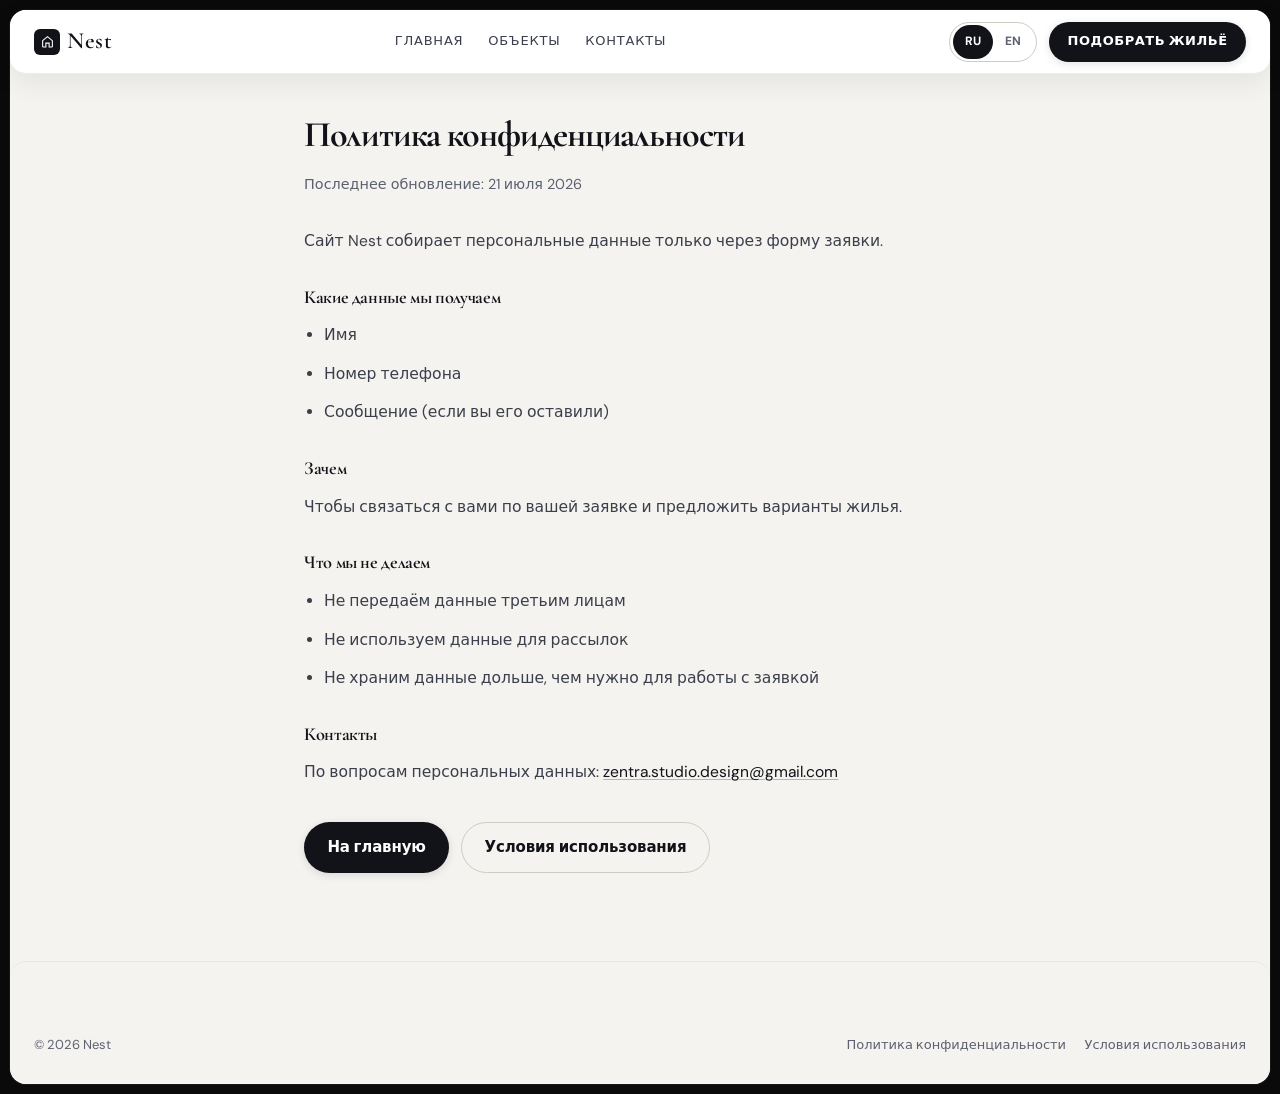
<file: privacy.html>
<!DOCTYPE html>
<html lang="ru">
  <head>
    <meta charset="UTF-8" />
    <meta name="viewport" content="width=device-width, initial-scale=1.0" />
    <meta name="description" content="Политика конфиденциальности Nest — какие данные собираем и как используем." />
    <meta name="robots" content="index, follow" />
    <title>Политика конфиденциальности — Nest</title>
    <link rel="preconnect" href="https://fonts.googleapis.com" />
    <link rel="preconnect" href="https://fonts.gstatic.com" crossorigin />
    <link href="https://fonts.googleapis.com/css2?family=Cormorant+Garamond:ital,wght@0,400;0,500;0,600;0,700;1,400&family=DM+Sans:ital,opsz,wght@0,9..40,400;0,9..40,500;0,9..40,600;0,9..40,700;1,9..40,400&display=swap" rel="stylesheet" />
    <link rel="stylesheet" href="nest.css?v=20260722f" />
    <link rel="icon" href="data:image/svg+xml,<svg xmlns='http://www.w3.org/2000/svg' viewBox='0 0 32 32'><rect width='32' height='32' rx='8' fill='%23C9A66B'/><path d='M16 7l9 7v11H7V14l9-7z' fill='none' stroke='white' stroke-width='2' stroke-linejoin='round'/></svg>" />
  </head>
  <body>
    <div class="site-shell">
      <header class="header is-scrolled is-solid" id="header">
        <div class="header__inner">
          <a href="index.html" class="logo" aria-label="Nest — на главную">
            <span class="logo__mark" aria-hidden="true">
              <svg viewBox="0 0 24 24" fill="none" stroke="currentColor" stroke-width="2"><path d="M3 10.5 12 3l9 7.5V21a1 1 0 0 1-1 1h-5v-7H9v7H4a1 1 0 0 1-1-1v-10.5z"/></svg>
            </span>
            Nest
          </a>
          <nav class="nav" id="nav" aria-label="Навигация">
            <a class="nav__link" href="index.html" data-i18n="nav.home">Главная</a>
            <a class="nav__link" href="index.html#properties" data-i18n="nav.properties">Объекты</a>
            <a class="nav__link" href="index.html#contact" data-i18n="nav.contact">Контакты</a>
            <div class="nav__mobile-cta">
              <a class="btn btn--primary" href="index.html#contact" data-i18n="cta.find">Подобрать жильё</a>
            </div>
          </nav>
          <div class="header__actions">
            <div class="lang-toggle" role="group" aria-label="Language">
              <button type="button" class="lang-toggle__btn is-active" data-lang-set="ru" aria-pressed="true">RU</button>
              <button type="button" class="lang-toggle__btn" data-lang-set="en" aria-pressed="false">EN</button>
            </div>
            <a class="header__cta-text" href="index.html#contact" data-i18n="cta.find">Подобрать жильё</a>
            <button class="menu-toggle" type="button" id="menu-toggle" aria-expanded="false" aria-controls="nav" aria-label="Меню"><span></span></button>
          </div>
        </div>
      </header>

      <main class="container legal-page">
        <h1 data-i18n="legal.privacyTitle">Политика конфиденциальности</h1>
        <p class="legal-meta" data-i18n="legal.privacyUpdated">Последнее обновление: 21 июля 2026</p>

        <p data-i18n="legal.privacyIntro">
          Сайт Nest собирает персональные данные только через форму заявки.
        </p>

        <h2 data-i18n="legal.privacyWhatTitle">Какие данные мы получаем</h2>
        <ul>
          <li data-i18n="legal.privacyWhat1">Имя</li>
          <li data-i18n="legal.privacyWhat2">Номер телефона</li>
          <li data-i18n="legal.privacyWhat3">Сообщение (если вы его оставили)</li>
        </ul>

        <h2 data-i18n="legal.privacyWhyTitle">Зачем</h2>
        <p data-i18n="legal.privacyWhy">
          Чтобы связаться с вами по вашей заявке и предложить варианты жилья.
        </p>

        <h2 data-i18n="legal.privacyNotTitle">Что мы не делаем</h2>
        <ul>
          <li data-i18n="legal.privacyNot1">Не передаём данные третьим лицам</li>
          <li data-i18n="legal.privacyNot2">Не используем данные для рассылок</li>
          <li data-i18n="legal.privacyNot3">Не храним данные дольше, чем нужно для работы с заявкой</li>
        </ul>

        <h2 data-i18n="legal.privacyContactsTitle">Контакты</h2>
        <p>
          <span data-i18n="legal.privacyContacts">По вопросам персональных данных:</span>
          <a href="mailto:zentra.studio.design@gmail.com">zentra.studio.design@gmail.com</a>
        </p>

        <p class="legal-page__actions">
          <a class="btn btn--primary" href="index.html" data-i18n="legal.back">На главную</a>
          <a class="btn btn--ghost" href="terms.html" data-i18n="footer.terms">Условия использования</a>
        </p>
      </main>

      <footer class="footer">
        <div class="container footer__inner">
          <div class="footer__bottom footer__bottom--legal" style="border: 0">
            <span data-i18n="footer.rights">© 2026 Nest</span>
            <div class="footer__legal footer-legal-in-bottom">
              <a href="privacy.html" data-i18n="footer.privacy">Политика конфиденциальности</a>
              <a href="terms.html" data-i18n="footer.terms">Условия использования</a>
            </div>
          </div>
        </div>
      </footer>
    </div>
    <script src="i18n.js?v=20260722f"></script>
    <script src="main.js?v=20260722f"></script>
  </body>
</html>
</file>
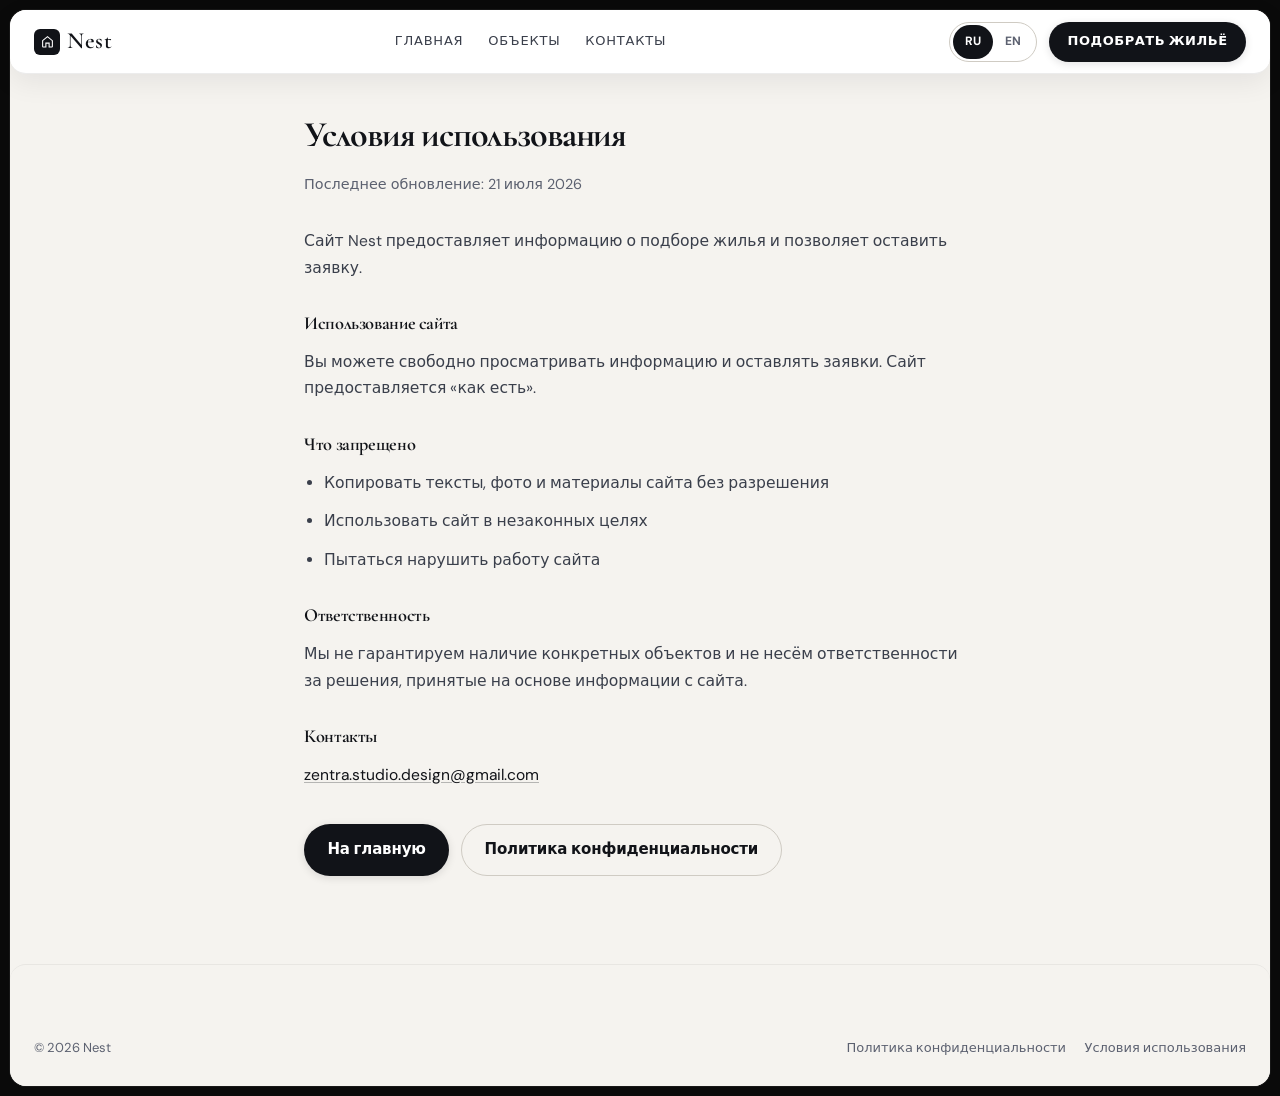
<file: terms.html>
<!DOCTYPE html>
<html lang="ru">
  <head>
    <meta charset="UTF-8" />
    <meta name="viewport" content="width=device-width, initial-scale=1.0" />
    <meta name="description" content="Условия использования сайта Nest — правила просмотра информации и подачи заявок." />
    <meta name="robots" content="index, follow" />
    <title>Условия использования — Nest</title>
    <link rel="preconnect" href="https://fonts.googleapis.com" />
    <link rel="preconnect" href="https://fonts.gstatic.com" crossorigin />
    <link href="https://fonts.googleapis.com/css2?family=Cormorant+Garamond:ital,wght@0,400;0,500;0,600;0,700;1,400&family=DM+Sans:ital,opsz,wght@0,9..40,400;0,9..40,500;0,9..40,600;0,9..40,700;1,9..40,400&display=swap" rel="stylesheet" />
    <link rel="stylesheet" href="nest.css?v=20260722f" />
    <link rel="icon" href="data:image/svg+xml,<svg xmlns='http://www.w3.org/2000/svg' viewBox='0 0 32 32'><rect width='32' height='32' rx='8' fill='%23C9A66B'/><path d='M16 7l9 7v11H7V14l9-7z' fill='none' stroke='white' stroke-width='2' stroke-linejoin='round'/></svg>" />
  </head>
  <body>
    <div class="site-shell">
      <header class="header is-scrolled is-solid" id="header">
        <div class="header__inner">
          <a href="index.html" class="logo" aria-label="Nest — на главную">
            <span class="logo__mark" aria-hidden="true">
              <svg viewBox="0 0 24 24" fill="none" stroke="currentColor" stroke-width="2"><path d="M3 10.5 12 3l9 7.5V21a1 1 0 0 1-1 1h-5v-7H9v7H4a1 1 0 0 1-1-1v-10.5z"/></svg>
            </span>
            Nest
          </a>
          <nav class="nav" id="nav" aria-label="Навигация">
            <a class="nav__link" href="index.html" data-i18n="nav.home">Главная</a>
            <a class="nav__link" href="index.html#properties" data-i18n="nav.properties">Объекты</a>
            <a class="nav__link" href="index.html#contact" data-i18n="nav.contact">Контакты</a>
            <div class="nav__mobile-cta">
              <a class="btn btn--primary" href="index.html#contact" data-i18n="cta.find">Подобрать жильё</a>
            </div>
          </nav>
          <div class="header__actions">
            <div class="lang-toggle" role="group" aria-label="Language">
              <button type="button" class="lang-toggle__btn is-active" data-lang-set="ru" aria-pressed="true">RU</button>
              <button type="button" class="lang-toggle__btn" data-lang-set="en" aria-pressed="false">EN</button>
            </div>
            <a class="header__cta-text" href="index.html#contact" data-i18n="cta.find">Подобрать жильё</a>
            <button class="menu-toggle" type="button" id="menu-toggle" aria-expanded="false" aria-controls="nav" aria-label="Меню"><span></span></button>
          </div>
        </div>
      </header>

      <main class="container legal-page">
        <h1 data-i18n="legal.termsTitle">Условия использования</h1>
        <p class="legal-meta" data-i18n="legal.termsUpdated">Последнее обновление: 21 июля 2026</p>

        <p data-i18n="legal.termsIntro">
          Сайт Nest предоставляет информацию о подборе жилья и позволяет оставить заявку.
        </p>

        <h2 data-i18n="legal.termsUseTitle">Использование сайта</h2>
        <p data-i18n="legal.termsUse">
          Вы можете свободно просматривать информацию и оставлять заявки. Сайт предоставляется «как есть».
        </p>

        <h2 data-i18n="legal.termsBanTitle">Что запрещено</h2>
        <ul>
          <li data-i18n="legal.termsBan1">Копировать тексты, фото и материалы сайта без разрешения</li>
          <li data-i18n="legal.termsBan2">Использовать сайт в незаконных целях</li>
          <li data-i18n="legal.termsBan3">Пытаться нарушить работу сайта</li>
        </ul>

        <h2 data-i18n="legal.termsLiabilityTitle">Ответственность</h2>
        <p data-i18n="legal.termsLiability">
          Мы не гарантируем наличие конкретных объектов и не несём ответственности за решения, принятые на основе информации с сайта.
        </p>

        <h2 data-i18n="legal.termsContactsTitle">Контакты</h2>
        <p>
          <a href="mailto:zentra.studio.design@gmail.com">zentra.studio.design@gmail.com</a>
        </p>

        <p class="legal-page__actions">
          <a class="btn btn--primary" href="index.html" data-i18n="legal.back">На главную</a>
          <a class="btn btn--ghost" href="privacy.html" data-i18n="footer.privacy">Политика конфиденциальности</a>
        </p>
      </main>

      <footer class="footer">
        <div class="container footer__inner">
          <div class="footer__bottom footer__bottom--legal" style="border: 0">
            <span data-i18n="footer.rights">© 2026 Nest</span>
            <div class="footer__legal footer-legal-in-bottom">
              <a href="privacy.html" data-i18n="footer.privacy">Политика конфиденциальности</a>
              <a href="terms.html" data-i18n="footer.terms">Условия использования</a>
            </div>
          </div>
        </div>
      </footer>
    </div>
    <script src="i18n.js?v=20260722f"></script>
    <script src="main.js?v=20260722f"></script>
  </body>
</html>
</file>
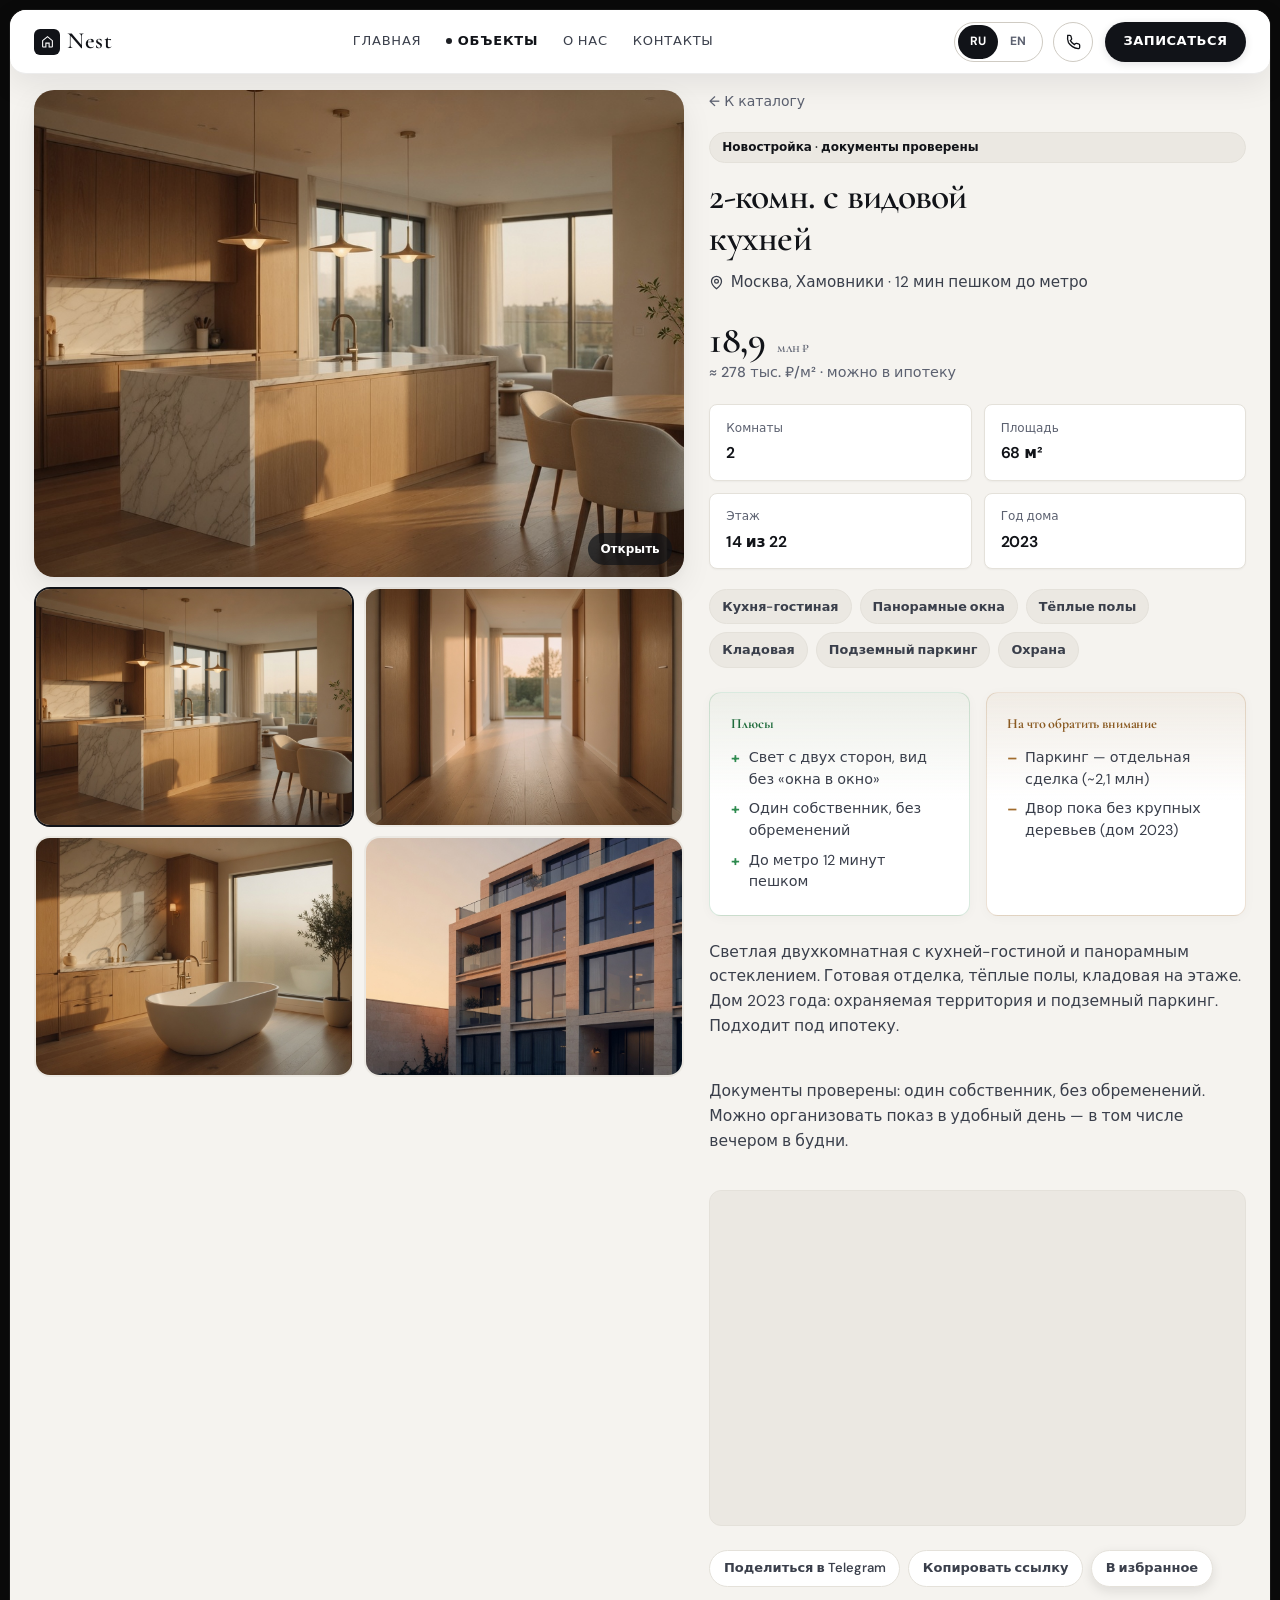
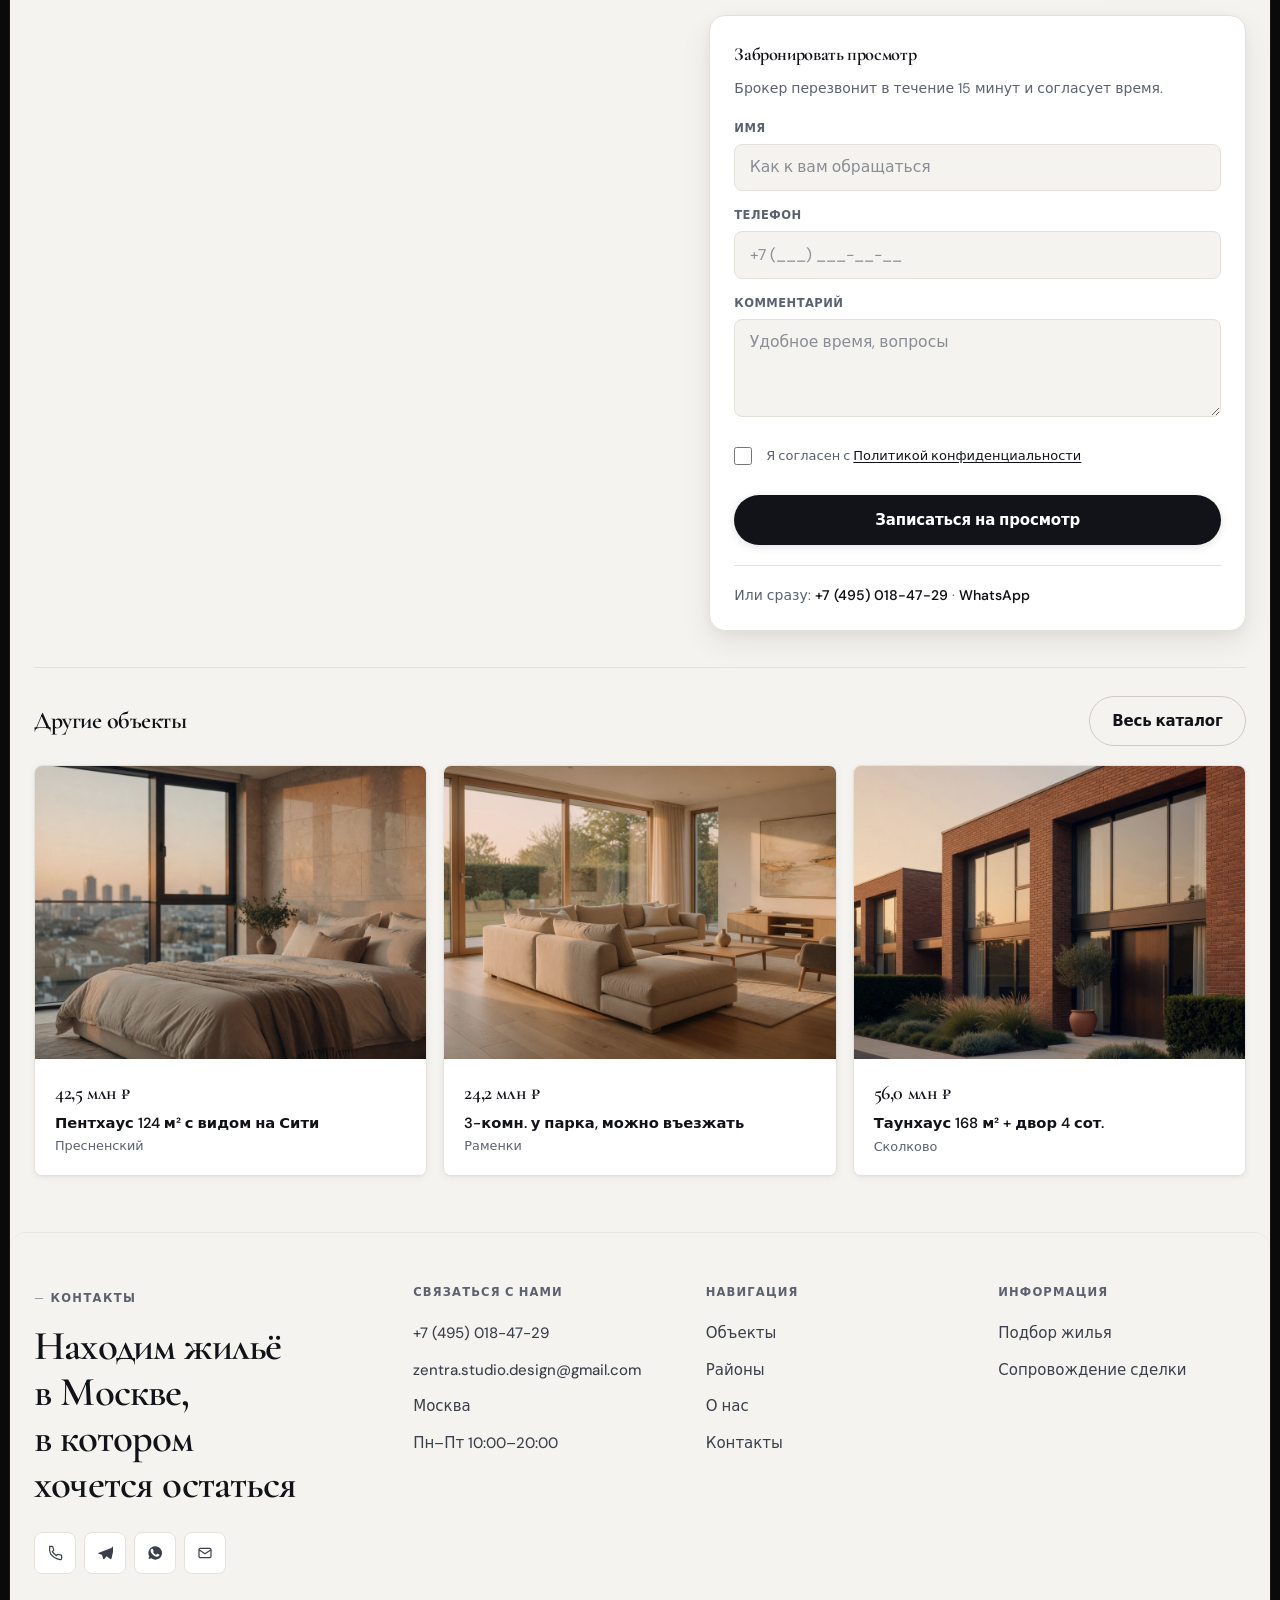
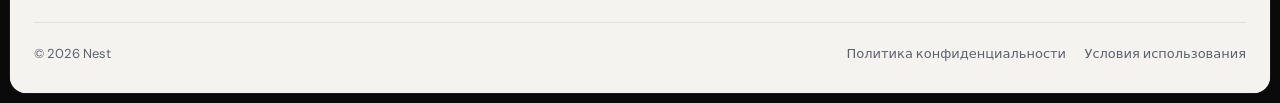
<file: properties/property-1.html>
<!DOCTYPE html>
<html lang="ru">
  <head>
    <meta charset="UTF-8" />
    <meta name="viewport" content="width=device-width, initial-scale=1.0" />
    <meta name="description" content="2-комн. 68 м² в Хамовниках, 18,9 млн ₽. Новостройка, документы проверены. Nest." />
    <title data-i18n="p1.docTitle">2-комн. с видовой кухней, Хамовники — Nest</title>
    <meta property="og:title" content="2-комн. с видовой кухней, Хамовники — 18,9 млн ₽" />
    <meta property="og:description" content="68 м² · 14 этаж · 12 мин до метро. Документы проверены Nest." />
    <meta property="og:image" content="../assets/images/property-1.jpg" />
    <meta property="og:type" content="website" />
    <link rel="preconnect" href="https://fonts.googleapis.com" />
    <link rel="preconnect" href="https://fonts.gstatic.com" crossorigin />
    <link href="https://fonts.googleapis.com/css2?family=Cormorant+Garamond:ital,wght@0,400;0,500;0,600;0,700;1,400&family=DM+Sans:ital,opsz,wght@0,9..40,400;0,9..40,500;0,9..40,600;0,9..40,700;1,9..40,400&display=swap" rel="stylesheet" />
    <link rel="stylesheet" href="../nest.css?v=20260722f" />
    <meta name="robots" content="index, follow" />
  </head>
  <body class="page-property" data-prop-id="p1">
    <div class="site-shell">
    <header class="header is-solid is-scrolled" id="header">
      <div class="header__inner">
        <a href="../index.html" class="logo" aria-label="Nest">
          <span class="logo__mark" aria-hidden="true">
            <svg viewBox="0 0 24 24" fill="none" stroke="currentColor" stroke-width="2"><path d="M3 10.5 12 3l9 7.5V21a1 1 0 0 1-1 1h-5v-7H9v7H4a1 1 0 0 1-1-1v-10.5z"/></svg>
          </span>
          Nest
        </a>
        <nav class="nav" id="nav" aria-label="Навигация">
          <a class="nav__link" href="../index.html" data-i18n="nav.home">Главная</a>
          <a class="nav__link is-active" href="../index.html#properties"><span class="nav__dot" aria-hidden="true"></span><span data-i18n="nav.properties">Объекты</span></a>
          <a class="nav__link" href="../index.html#why" data-i18n="nav.about">О нас</a>
          <a class="nav__link" href="../index.html#contact" data-i18n="nav.contact">Контакты</a>
          <div class="nav__mobile-cta">
            <a class="header__phone" href="tel:+74950184729">+7 (495) 018-47-29</a>
            <a class="header__cta-text" href="#book" data-i18n="cta.book">Записаться</a>
          </div>
        </nav>
        <div class="header__actions">
          <div class="lang-toggle" role="group" aria-label="Language">
            <button type="button" class="lang-toggle__btn is-active" data-lang-set="ru" aria-pressed="true">RU</button>
            <button type="button" class="lang-toggle__btn" data-lang-set="en" aria-pressed="false">EN</button>
          </div>
          <a class="header__phone-pill" href="tel:+74950184729" aria-label="Позвонить" data-i18n-aria="aria.call">
            <svg viewBox="0 0 24 24" fill="none" stroke="currentColor" stroke-width="2" aria-hidden="true"><path d="M22 16.92v3a2 2 0 0 1-2.18 2 19.79 19.79 0 0 1-8.63-3.07 19.5 19.5 0 0 1-6-6A19.79 19.79 0 0 1 4.11 2h3a2 2 0 0 1 2 1.72c.13.96.36 1.9.7 2.81a2 2 0 0 1-.45 2.11L8.09 9.91a16 16 0 0 0 6 6l1.27-1.27a2 2 0 0 1 2.11-.45c.91.34 1.85.57 2.81.7A2 2 0 0 1 22 16.92z"/></svg>
          </a>
          <a class="header__cta-text" href="#book" data-i18n="cta.book">Записаться</a>
          <button class="menu-toggle" type="button" id="menu-toggle" aria-expanded="false" aria-controls="nav" aria-label="Меню"><span></span></button>
        </div>
      </div>
    </header>

    <main class="container prop-page">
      <div class="prop-detail">
        <div class="prop-gallery">
          <div class="prop-gallery__main">
            <img id="gallery-main" src="../assets/images/property-1.jpg" alt="Кухня-гостиная, Хамовники" width="1200" height="900" />
          </div>
          <div class="prop-gallery__mosaic">
            <button type="button" class="prop-gallery__thumb is-active" data-src="../assets/images/property-1.jpg"><img src="../assets/images/property-1.jpg" alt="Гостиная" /></button>
            <button type="button" class="prop-gallery__thumb" data-src="../assets/images/gallery-hall.jpg"><img src="../assets/images/gallery-hall.jpg" alt="Прихожая" /></button>
            <button type="button" class="prop-gallery__thumb" data-src="../assets/images/gallery-bath.jpg"><img src="../assets/images/gallery-bath.jpg" alt="Санузел" /></button>
            <button type="button" class="prop-gallery__thumb" data-src="../assets/images/hero.jpg"><img src="../assets/images/hero.jpg" alt="Вид из окна" /></button>
          </div>
        </div>

        <div class="prop-info">
          <a class="prop-info__back" href="../index.html#properties" data-i18n="propPage.back">← К каталогу</a>
          <span class="prop-info__badge" data-i18n="p1.badge">Новостройка · документы проверены</span>
          <h1 class="prop-info__title" data-i18n="p1.title">2-комн. с видовой кухней</h1>
          <p class="prop-info__address">
            <svg viewBox="0 0 24 24" fill="none" stroke="currentColor" stroke-width="2" aria-hidden="true"><path d="M20 10c0 6-8 12-8 12s-8-6-8-12a8 8 0 0 1 16 0Z"/><circle cx="12" cy="10" r="3"/></svg>
            <span data-i18n="p1.address">Москва, Хамовники · 12 мин пешком до метро</span>
          </p>
          <div class="prop-info__price">18,9 <span data-i18n="propPage.mln">млн ₽</span></div>
          <p class="prop-info__price-m2" data-i18n="p1.m2">≈ 278 тыс. ₽/м² · можно в ипотеку</p>

          <div class="prop-specs">
            <div class="prop-spec"><div class="prop-spec__label" data-i18n="propPage.spec.rooms">Комнаты</div><div class="prop-spec__value">2</div></div>
            <div class="prop-spec"><div class="prop-spec__label" data-i18n="propPage.spec.area">Площадь</div><div class="prop-spec__value">68 м²</div></div>
            <div class="prop-spec"><div class="prop-spec__label" data-i18n="propPage.spec.floor">Этаж</div><div class="prop-spec__value" data-i18n="propPage.val.p1.floor">14 из 22</div></div>
            <div class="prop-spec"><div class="prop-spec__label" data-i18n="propPage.spec.year">Год дома</div><div class="prop-spec__value">2023</div></div>
          </div>

          <div class="prop-amenities" aria-label="Особенности">
            <span class="prop-amenity" data-i18n="p1.a1">Кухня-гостиная</span>
            <span class="prop-amenity" data-i18n="p1.a2">Панорамные окна</span>
            <span class="prop-amenity" data-i18n="p1.a3">Тёплые полы</span>
            <span class="prop-amenity" data-i18n="p1.a4">Кладовая</span>
            <span class="prop-amenity" data-i18n="p1.a5">Подземный паркинг</span>
            <span class="prop-amenity" data-i18n="p1.a6">Охрана</span>
          </div>

          <div class="prop-proscons">
            <div class="prop-pros">
              <h4 data-i18n="propPage.pros">Плюсы</h4>
              <ul>
                <li data-i18n="p1.pro1">Свет с двух сторон, вид без «окна в окно»</li>
                <li data-i18n="p1.pro2">Один собственник, без обременений</li>
                <li data-i18n="p1.pro3">До метро 12 минут пешком</li>
              </ul>
            </div>
            <div class="prop-cons">
              <h4 data-i18n="propPage.cons">На что обратить внимание</h4>
              <ul>
                <li data-i18n="p1.con1">Паркинг — отдельная сделка (~2,1 млн)</li>
                <li data-i18n="p1.con2">Двор пока без крупных деревьев (дом 2023)</li>
              </ul>
            </div>
          </div>

          <p class="prop-info__text" data-i18n="p1.text1">
            Светлая двухкомнатная с кухней-гостиной и панорамным остеклением.
            Готовая отделка, тёплые полы, кладовая на этаже. Дом 2023 года:
            охраняемая территория и подземный паркинг. Подходит под ипотеку.
          </p>
          <p class="prop-info__text" data-i18n="p1.text2">
            Документы проверены: один собственник, без обременений. Можно
            организовать показ в удобный день — в том числе вечером в будни.
          </p>

          <div class="prop-map" aria-label="Карта района">
            <div class="prop-map__fallback" data-i18n="propPage.mapLoading">Карта загружается…</div>
            <iframe
              title="Хамовники на карте"
              loading="lazy"
              referrerpolicy="no-referrer-when-downgrade"
              src="https://yandex.ru/map-widget/v1/?ll=37.575000%2C55.729000&z=14&l=map"
            ></iframe>
          </div>

          <div class="prop-share">
            <a id="share-tg" href="#" target="_blank" rel="noopener noreferrer" data-i18n="propPage.share">Поделиться в Telegram</a>
            <button type="button" id="share-copy" data-i18n="propPage.copy">Копировать ссылку</button>
            <button type="button" id="prop-fav" class="property-card__fav" style="position:static;width:auto;height:auto;padding:0.45rem 0.85rem;border-radius:999px" data-i18n="propPage.fav">В избранное</button>
          </div>

          <div class="prop-book" id="book">
            <h3 data-i18n="propPage.book">Забронировать просмотр</h3>
            <p data-i18n="propPage.bookLead">Брокер перезвонит в течение 15 минут и согласует время.</p>
            <div class="form-success" id="book-success" role="status">
              <div class="form-success__icon" aria-hidden="true">
                <svg viewBox="0 0 24 24" fill="none" stroke="currentColor" stroke-width="2"><path d="M5 13l4 4L19 7" stroke-linecap="round" stroke-linejoin="round"/></svg>
              </div>
              <h3 data-i18n="propPage.success">Заявка принята</h3>
              <p data-i18n="propPage.successText">Перезвоним за 15 минут. Можете написать в мессенджер.</p>
              <div class="form-success__links">
                <a class="btn btn--primary" href="https://wa.me/74950184729" target="_blank" rel="noopener noreferrer">WhatsApp</a>
                <a class="btn btn--ghost" href="https://t.me/nest_moscow" target="_blank" rel="noopener noreferrer">Telegram</a>
              </div>
            </div>
            <form class="prop-book__form" id="book-form" novalidate>
              <div class="field field--light">
                <label for="name" data-i18n="contact.name">Имя</label>
                <input type="text" id="name" name="name" placeholder="Как к вам обращаться" data-i18n-placeholder="contact.namePh" required autocomplete="name" />
                <span class="field-error" data-i18n="contact.errName">Укажите имя</span>
              </div>
              <div class="field field--light">
                <label for="phone" data-i18n="contact.phone">Телефон</label>
                <input type="tel" id="phone" name="phone" placeholder="+7 (___) ___-__-__" required autocomplete="tel" />
                <span class="field-error" data-i18n="contact.errPhone">Введите телефон</span>
              </div>
              <div class="field field--light">
                <label for="msg" data-i18n="propPage.comment">Комментарий</label>
                <textarea id="msg" name="message" placeholder="Удобное время, вопросы" data-i18n-placeholder="propPage.commentPh" rows="3"></textarea>
              </div>
              <div class="field field-consent">
                <input type="checkbox" id="consent" name="consent" required />
                <label for="consent"><span data-i18n="contact.consent">Я согласен с</span> <a href="../privacy.html" data-i18n="contact.privacy">Политикой конфиденциальности</a></label>
                <span class="field-error" style="flex-basis:100%" data-i18n="contact.errConsent">Нужно согласие</span>
              </div>
              <button class="btn btn--primary btn--block" type="submit" data-i18n="propPage.submit">Записаться на просмотр</button>
            </form>
            <div class="prop-contact">
              <span data-i18n="propPage.or">Или сразу:</span> <a href="tel:+74950184729">+7 (495) 018-47-29</a>
              · <a href="https://wa.me/74950184729" target="_blank" rel="noopener noreferrer">WhatsApp</a>
            </div>
          </div>
        </div>
      </div>

      <section class="prop-related" aria-labelledby="related-title">
        <div class="prop-related__head">
          <h2 id="related-title" data-i18n="propPage.related">Другие объекты</h2>
          <a class="btn btn--ghost" href="../index.html#properties" data-i18n="propPage.catalog">Весь каталог</a>
        </div>
        <div class="prop-related__grid">
          <a class="prop-related__card" href="property-2.html">
            <img src="../assets/images/property-2.jpg" alt="Пентхаус" loading="lazy" width="640" height="480" />
            <div class="prop-related__body">
              <div class="prop-related__price">42,5 <span data-i18n="propPage.mln">млн ₽</span></div>
              <div class="prop-related__title" data-i18n="p1.related2">Пентхаус 124 м² с видом на Сити</div>
              <div class="prop-related__loc" data-i18n="loc.presnensky">Пресненский</div>
            </div>
          </a>
          <a class="prop-related__card" href="property-3.html">
            <img src="../assets/images/property-3.jpg" alt="Квартира у парка" loading="lazy" width="640" height="480" />
            <div class="prop-related__body">
              <div class="prop-related__price">24,2 <span data-i18n="propPage.mln">млн ₽</span></div>
              <div class="prop-related__title" data-i18n="p1.related3">3-комн. у парка, можно въезжать</div>
              <div class="prop-related__loc" data-i18n="loc.ramenki">Раменки</div>
            </div>
          </a>
          <a class="prop-related__card" href="property-4.html">
            <img src="../assets/images/property-4.jpg" alt="Таунхаус" loading="lazy" width="640" height="480" />
            <div class="prop-related__body">
              <div class="prop-related__price">56,0 <span data-i18n="propPage.mln">млн ₽</span></div>
              <div class="prop-related__title" data-i18n="p1.related4">Таунхаус 168 м² + двор 4 сот.</div>
              <div class="prop-related__loc" data-i18n="loc.skolkovo">Сколково</div>
            </div>
          </a>
        </div>
      </section>
    </main>

    <footer class="footer">
      <div class="container footer__inner">
        <div class="footer__grid">
          <div class="footer__brand">
            <p class="footer__kicker" data-i18n="footer.kicker">Контакты</p>
            <h2 class="footer__headline" data-i18n="footer.headline">Находим жильё в&nbsp;Москве, в&nbsp;котором хочется остаться</h2>
            <div class="footer__social">
              <a href="tel:+74950184729" aria-label="Телефон"><svg viewBox="0 0 24 24" fill="none" stroke="currentColor" stroke-width="1.8" aria-hidden="true"><path d="M22 16.92v3a2 2 0 0 1-2.18 2 19.79 19.79 0 0 1-8.63-3.07 19.5 19.5 0 0 1-6-6A19.79 19.79 0 0 1 4.11 2h3a2 2 0 0 1 2 1.72c.13.96.36 1.9.7 2.81a2 2 0 0 1-.45 2.11L8.09 9.91a16 16 0 0 0 6 6l1.27-1.27a2 2 0 0 1 2.11-.45c.91.34 1.85.57 2.81.7A2 2 0 0 1 22 16.92z"/></svg></a>
              <a href="https://t.me/nest_moscow" target="_blank" rel="noopener noreferrer" aria-label="Telegram"><svg viewBox="0 0 24 24" fill="currentColor" aria-hidden="true"><path d="M21.5 4.5 2.8 11.7c-1.3.5-1.3 1.2-.2 1.5l4.8 1.5 1.8 5.6c.2.7.4.9 1 .9.7 0 1-.3 1.4-.8l2.7-3.6 5.6 4.1c1 .6 1.8.3 2-.9l3.4-16c.3-1.4-.5-2-1.6-1.6z"/></svg></a>
              <a href="https://wa.me/74950184729" target="_blank" rel="noopener noreferrer" aria-label="WhatsApp"><svg viewBox="0 0 24 24" fill="currentColor" aria-hidden="true"><path d="M12 2a10 10 0 0 0-8.6 15l-1.1 4 4.1-1.1A10 10 0 1 0 12 2zm5.7 14.2c-.2.7-1.3 1.2-2.1 1.4-.6.1-1.3.2-3.7-.8-3.1-1.3-5.1-4.5-5.2-4.7-.2-.2-1.3-1.7-1.3-3.3 0-1.6.8-2.3 1.1-2.7.3-.3.7-.4 1-.4h.7c.2 0 .5 0 .7.5.3.7.9 2.4 1 2.6.1.2.1.4 0 .6l-.5.8c-.1.2-.3.4-.1.7.2.3.8 1.3 1.7 2.1 1.2 1 2.2 1.4 2.5 1.5.3.1.5.1.7-.1l.9-1.1c.2-.2.4-.2.7-.1.3.1 1.8.9 2.1 1 .3.1.5.2.6.3.1.2.1 1-.1 1.7z"/></svg></a>
              <a href="mailto:zentra.studio.design@gmail.com" aria-label="Email"><svg viewBox="0 0 24 24" fill="none" stroke="currentColor" stroke-width="1.8" aria-hidden="true"><rect x="3" y="5" width="18" height="14" rx="2"/><path d="m3 7 9 6 9-6"/></svg></a>
            </div>
          </div>
          <div class="footer__col">
            <h4 data-i18n="footer.contact">Связаться с нами</h4>
            <ul>
              <li><a href="tel:+74950184729">+7 (495) 018-47-29</a></li>
              <li><a href="mailto:zentra.studio.design@gmail.com">zentra.studio.design@gmail.com</a></li>
              <li><span data-i18n="footer.moscow">Москва</span></li>
              <li><span data-i18n="footer.hours">Пн–Пт 10:00–20:00</span></li>
            </ul>
          </div>
          <div class="footer__col">
            <h4 data-i18n="footer.nav">Навигация</h4>
            <ul>
              <li><a href="../index.html#properties" data-i18n="nav.properties">Объекты</a></li>
              <li><a href="../index.html#districts" data-i18n="nav.districts">Районы</a></li>
              <li><a href="../index.html#why" data-i18n="nav.about">О нас</a></li>
              <li><a href="../index.html#contact" data-i18n="nav.contact">Контакты</a></li>
            </ul>
          </div>
          <div class="footer__col">
            <h4 data-i18n="footer.info">Информация</h4>
            <ul>
              <li><a href="../index.html#contact" data-i18n="footer.pick">Подбор жилья</a></li>
              <li><a href="../index.html#process" data-i18n="footer.deal">Сопровождение сделки</a></li>
              <li class="footer-legal-in-info"><a href="../privacy.html" data-i18n="footer.privacy">Политика конфиденциальности</a></li>
              <li class="footer-legal-in-info"><a href="../terms.html" data-i18n="footer.terms">Условия использования</a></li>
            </ul>
          </div>
        </div>
        <div class="footer__bottom">
          <span data-i18n="footer.rights">© 2026 Nest</span>
          <div class="footer__legal footer-legal-in-bottom">
            <a href="../privacy.html" data-i18n="footer.privacy">Политика конфиденциальности</a>
            <a href="../terms.html" data-i18n="footer.terms">Условия использования</a>
          </div>
        </div>
      </div>
    </footer>
    </div>

    <div class="mobile-bar" id="mobile-bar">
      <a class="mobile-bar__call" href="tel:+74950184729"><span data-i18n="mobile.call">Звонок</span></a>
      <a class="mobile-bar__wa" href="https://wa.me/74950184729" target="_blank" rel="noopener noreferrer"><span>WhatsApp</span></a>
      <a class="mobile-bar__lead" href="#book"><span data-i18n="cta.book">Записаться</span></a>
    </div>

    <div class="lightbox" id="lightbox" aria-hidden="true" role="dialog" aria-modal="true" aria-label="Галерея">
      <button type="button" class="lightbox__close" aria-label="Закрыть">✕</button>
      <button type="button" class="lightbox__prev" aria-label="Назад">‹</button>
      <img class="lightbox__img" id="lightbox-img" alt="" />
      <button type="button" class="lightbox__next" aria-label="Вперёд">›</button>
      <div class="lightbox__counter" id="lightbox-counter"></div>
    </div>

    <script src="../i18n.js?v=20260722f"></script>
    <script src="property.js?v=20260722f"></script>
  </body>
</html>
</file>
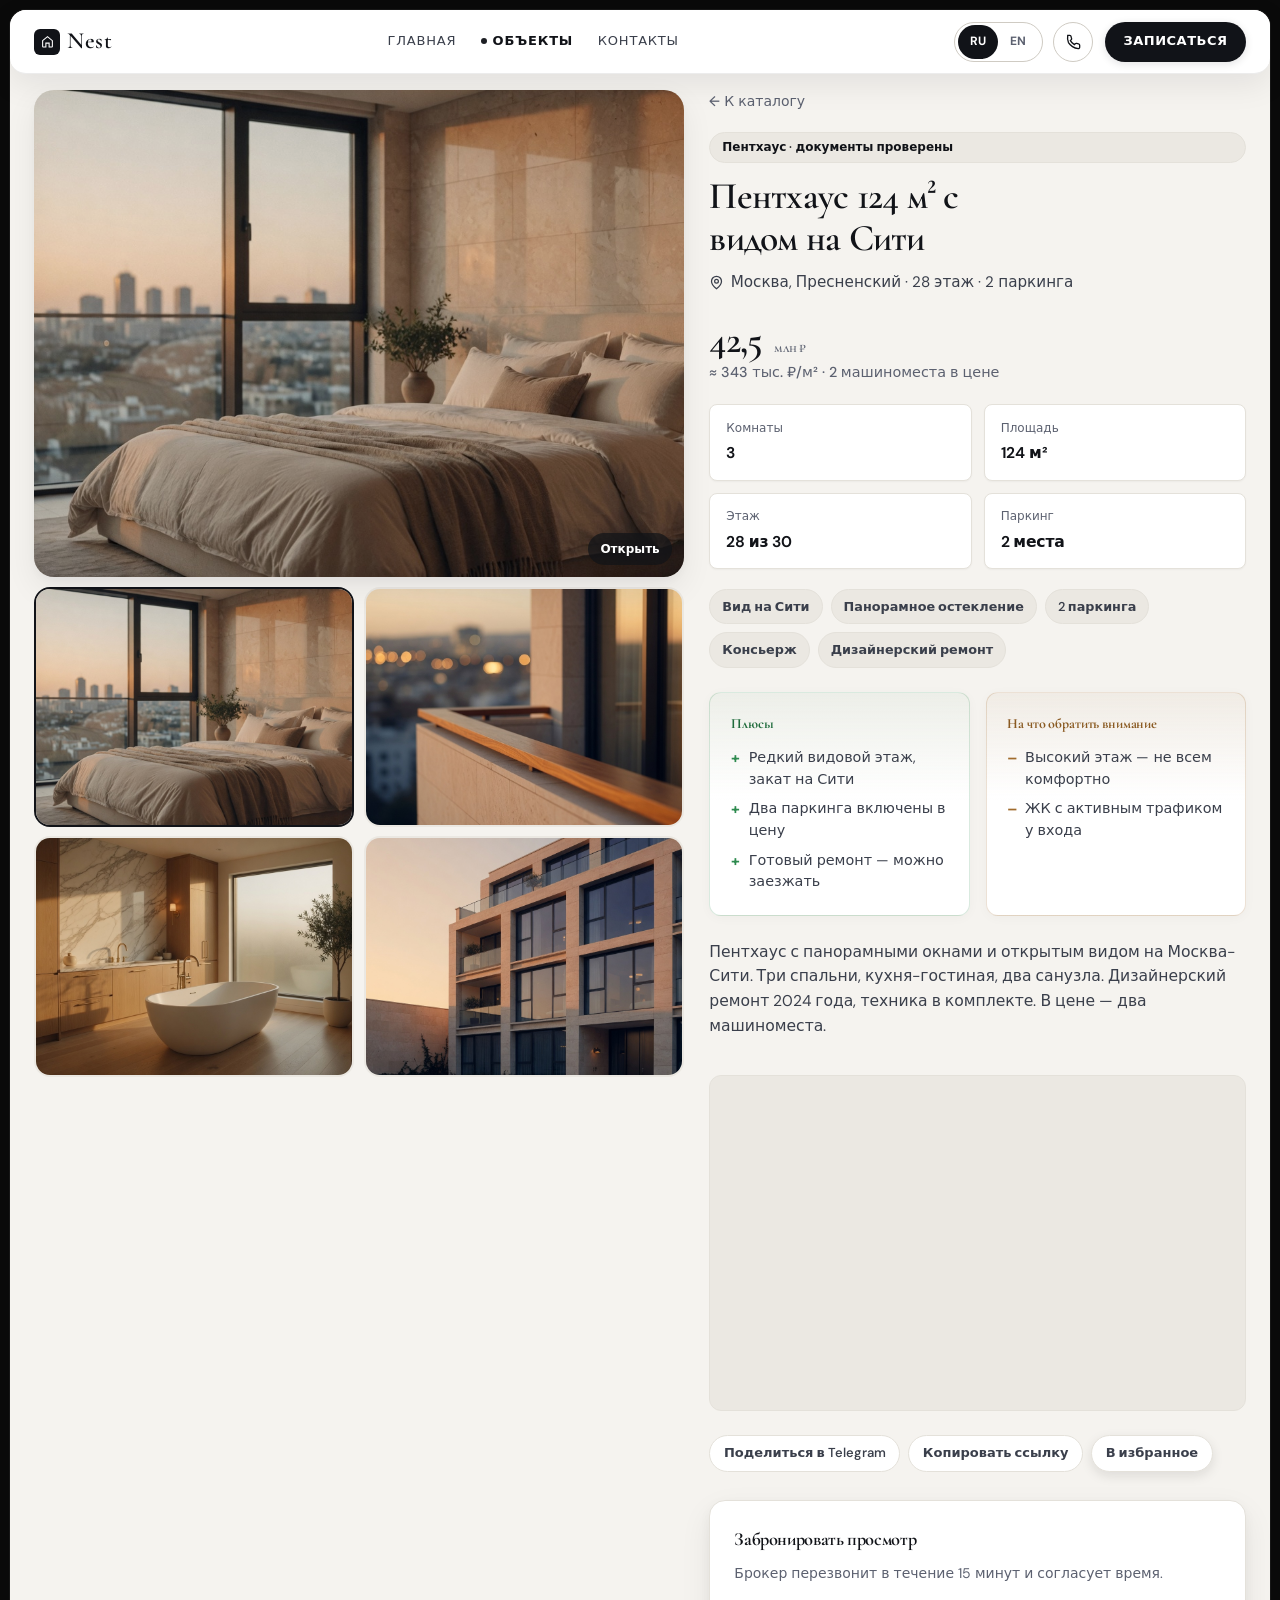
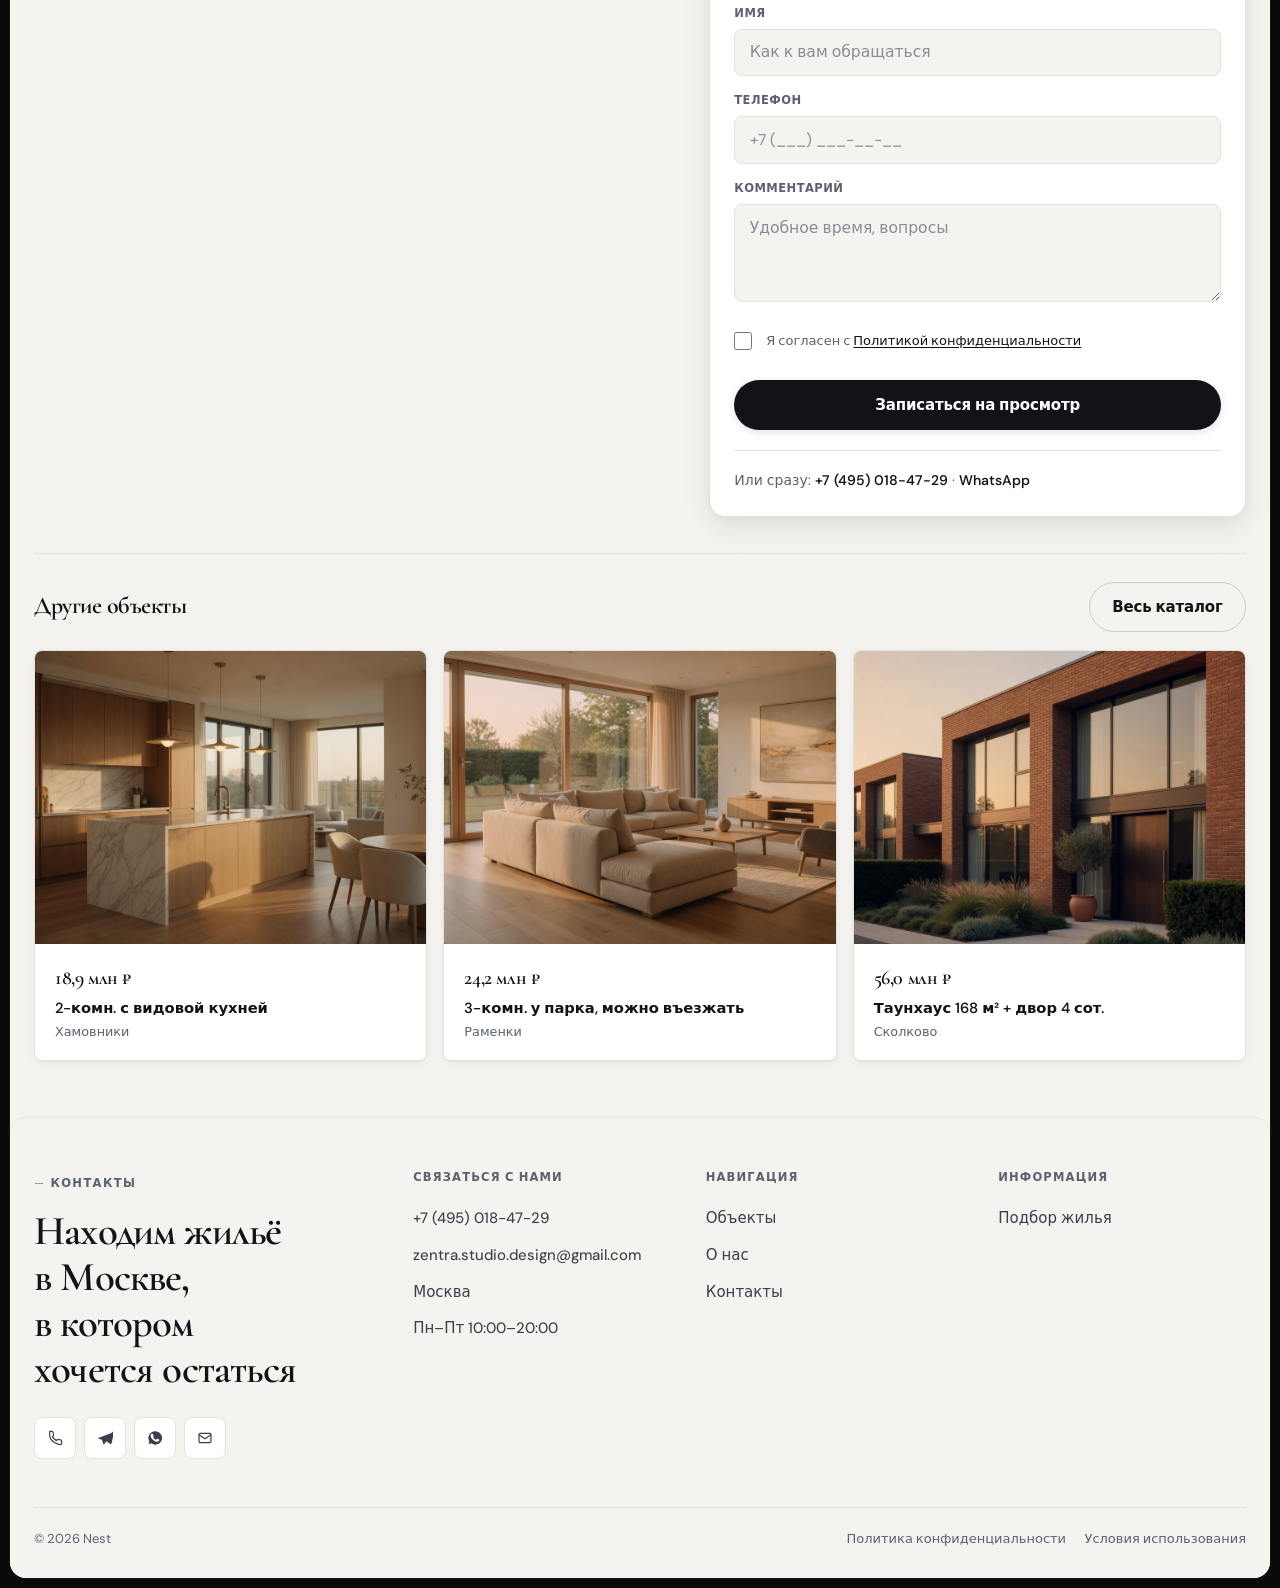
<file: properties/property-2.html>
<!DOCTYPE html>
<html lang="ru">
  <head>
    <meta charset="UTF-8" />
    <meta name="viewport" content="width=device-width, initial-scale=1.0" />
    <meta name="description" content="Пентхаус 124 м² в Пресненском, 42,5 млн ₽. Вид на Сити, 2 паркинга. Nest." />
    <title data-i18n="p2.docTitle">Пентхаус 124 м² с видом на Сити — Nest</title>
    <meta name="robots" content="index, follow" />
    <meta property="og:title" content="Пентхаус 124 м², Пресненский — 42,5 млн ₽" />
    <meta property="og:description" content="3 комн. · 28 этаж · 2 паркинга. Документы проверены Nest." />
    <meta property="og:image" content="../assets/images/property-2.jpg" />
    <link rel="preconnect" href="https://fonts.googleapis.com" />
    <link rel="preconnect" href="https://fonts.gstatic.com" crossorigin />
    <link href="https://fonts.googleapis.com/css2?family=Cormorant+Garamond:ital,wght@0,400;0,500;0,600;0,700;1,400&family=DM+Sans:ital,opsz,wght@0,9..40,400;0,9..40,500;0,9..40,600;0,9..40,700;1,9..40,400&display=swap" rel="stylesheet" />
    <link rel="stylesheet" href="../nest.css?v=20260722f" />
  </head>
  <body class="page-property" data-prop-id="p2">
    <div class="site-shell">
    <header class="header is-solid is-scrolled" id="header">
      <div class="header__inner">
        <a href="../index.html" class="logo" aria-label="Nest">
          <span class="logo__mark" aria-hidden="true">
            <svg viewBox="0 0 24 24" fill="none" stroke="currentColor" stroke-width="2"><path d="M3 10.5 12 3l9 7.5V21a1 1 0 0 1-1 1h-5v-7H9v7H4a1 1 0 0 1-1-1v-10.5z"/></svg>
          </span>
          Nest
        </a>
        <nav class="nav" id="nav" aria-label="Навигация">
          <a class="nav__link" href="../index.html" data-i18n="nav.home">Главная</a>
          <a class="nav__link is-active" href="../index.html#properties"><span class="nav__dot" aria-hidden="true"></span><span data-i18n="nav.properties">Объекты</span></a>
          <a class="nav__link" href="../index.html#contact" data-i18n="nav.contact">Контакты</a>
          <div class="nav__mobile-cta">
            <a class="header__phone" href="tel:+74950184729">+7 (495) 018-47-29</a>
            <a class="header__cta-text" href="#book" data-i18n="cta.book">Записаться</a>
          </div>
        </nav>
        <div class="header__actions">
          <div class="lang-toggle" role="group" aria-label="Language">
            <button type="button" class="lang-toggle__btn is-active" data-lang-set="ru" aria-pressed="true">RU</button>
            <button type="button" class="lang-toggle__btn" data-lang-set="en" aria-pressed="false">EN</button>
          </div>
          <a class="header__phone-pill" href="tel:+74950184729" aria-label="Позвонить" data-i18n-aria="aria.call">
            <svg viewBox="0 0 24 24" fill="none" stroke="currentColor" stroke-width="2" aria-hidden="true"><path d="M22 16.92v3a2 2 0 0 1-2.18 2 19.79 19.79 0 0 1-8.63-3.07 19.5 19.5 0 0 1-6-6A19.79 19.79 0 0 1 4.11 2h3a2 2 0 0 1 2 1.72c.13.96.36 1.9.7 2.81a2 2 0 0 1-.45 2.11L8.09 9.91a16 16 0 0 0 6 6l1.27-1.27a2 2 0 0 1 2.11-.45c.91.34 1.85.57 2.81.7A2 2 0 0 1 22 16.92z"/></svg>
          </a>
          <a class="header__cta-text" href="#book" data-i18n="cta.book">Записаться</a>
          <button class="menu-toggle" type="button" id="menu-toggle" aria-expanded="false" aria-controls="nav" aria-label="Меню"><span></span></button>
        </div>
      </div>
    </header>

    <main class="container prop-page">
      <div class="prop-detail">
        <div class="prop-gallery">
          <div class="prop-gallery__main">
            <img id="gallery-main" src="../assets/images/property-2.jpg" alt="Пентхаус, Пресненский" width="1200" height="900" />
          </div>
          <div class="prop-gallery__mosaic">
            <button type="button" class="prop-gallery__thumb is-active" data-src="../assets/images/property-2.jpg"><img src="../assets/images/property-2.jpg" alt="Спальня" /></button>
            <button type="button" class="prop-gallery__thumb" data-src="../assets/images/cta-bg.jpg"><img src="../assets/images/cta-bg.jpg" alt="Гостиная" /></button>
            <button type="button" class="prop-gallery__thumb" data-src="../assets/images/gallery-bath.jpg"><img src="../assets/images/gallery-bath.jpg" alt="Санузел" /></button>
            <button type="button" class="prop-gallery__thumb" data-src="../assets/images/hero.jpg"><img src="../assets/images/hero.jpg" alt="Вид" /></button>
          </div>
        </div>

        <div class="prop-info">
          <a class="prop-info__back" href="../index.html#properties" data-i18n="propPage.back">← К каталогу</a>
          <span class="prop-info__badge" data-i18n="p2.badge">Пентхаус · документы проверены</span>
          <h1 class="prop-info__title" data-i18n="p2.title">Пентхаус 124 м² с видом на Сити</h1>
          <p class="prop-info__address">
            <svg viewBox="0 0 24 24" fill="none" stroke="currentColor" stroke-width="2" aria-hidden="true"><path d="M20 10c0 6-8 12-8 12s-8-6-8-12a8 8 0 0 1 16 0Z"/><circle cx="12" cy="10" r="3"/></svg>
            <span data-i18n="p2.address">Москва, Пресненский · 28 этаж · 2 паркинга</span>
          </p>
          <div class="prop-info__price">42,5 <span data-i18n="propPage.mln">млн ₽</span></div>
          <p class="prop-info__price-m2" data-i18n="p2.m2">≈ 343 тыс. ₽/м² · 2 машиноместа в цене</p>

          <div class="prop-specs">
            <div class="prop-spec"><div class="prop-spec__label" data-i18n="propPage.spec.rooms">Комнаты</div><div class="prop-spec__value">3</div></div>
            <div class="prop-spec"><div class="prop-spec__label" data-i18n="propPage.spec.area">Площадь</div><div class="prop-spec__value">124 м²</div></div>
            <div class="prop-spec"><div class="prop-spec__label" data-i18n="propPage.spec.floor">Этаж</div><div class="prop-spec__value" data-i18n="propPage.val.p2.floor">28 из 30</div></div>
            <div class="prop-spec"><div class="prop-spec__label" data-i18n="propPage.spec.parking">Паркинг</div><div class="prop-spec__value" data-i18n="propPage.val.p2.parking">2 места</div></div>
          </div>

          <div class="prop-amenities">
            <span class="prop-amenity" data-i18n="p2.a1">Вид на Сити</span>
            <span class="prop-amenity" data-i18n="p2.a2">Панорамное остекление</span>
            <span class="prop-amenity" data-i18n="p2.a3">2 паркинга</span>
            <span class="prop-amenity" data-i18n="p2.a4">Консьерж</span>
            <span class="prop-amenity" data-i18n="p2.a5">Дизайнерский ремонт</span>
          </div>

          <div class="prop-proscons">
            <div class="prop-pros">
              <h4 data-i18n="propPage.pros">Плюсы</h4>
              <ul>
                <li data-i18n="p2.pro1">Редкий видовой этаж, закат на Сити</li>
                <li data-i18n="p2.pro2">Два паркинга включены в цену</li>
                <li data-i18n="p2.pro3">Готовый ремонт — можно заезжать</li>
              </ul>
            </div>
            <div class="prop-cons">
              <h4 data-i18n="propPage.cons">На что обратить внимание</h4>
              <ul>
                <li data-i18n="p2.con1">Высокий этаж — не всем комфортно</li>
                <li data-i18n="p2.con2">ЖК с активным трафиком у входа</li>
              </ul>
            </div>
          </div>

          <p class="prop-info__text" data-i18n="p2.text1">
            Пентхаус с панорамными окнами и открытым видом на Москва-Сити.
            Три спальни, кухня-гостиная, два санузла. Дизайнерский ремонт 2024 года,
            техника в комплекте. В цене — два машиноместа.
          </p>

          <div class="prop-map">
            <div class="prop-map__fallback" data-i18n="propPage.mapLoading">Карта загружается…</div>
            <iframe title="Пресненский на карте" loading="lazy" src="https://yandex.ru/map-widget/v1/?ll=37.540000%2C55.750000&z=14&l=map"></iframe>
          </div>

          <div class="prop-share">
            <a id="share-tg" href="#" target="_blank" rel="noopener noreferrer" data-i18n="propPage.share">Поделиться в Telegram</a>
            <button type="button" id="share-copy" data-i18n="propPage.copy">Копировать ссылку</button>
            <button type="button" id="prop-fav" class="property-card__fav" style="position:static;width:auto;height:auto;padding:0.45rem 0.85rem;border-radius:999px" data-i18n="propPage.fav">В избранное</button>
          </div>

          <div class="prop-book" id="book">
            <h3 data-i18n="propPage.book">Забронировать просмотр</h3>
            <p data-i18n="propPage.bookLead">Брокер перезвонит в течение 15 минут и согласует время.</p>
            <div class="form-success" id="book-success" role="status">
              <div class="form-success__icon" aria-hidden="true"><svg viewBox="0 0 24 24" fill="none" stroke="currentColor" stroke-width="2"><path d="M5 13l4 4L19 7" stroke-linecap="round" stroke-linejoin="round"/></svg></div>
              <h3 data-i18n="propPage.success">Заявка принята</h3>
              <p data-i18n="propPage.successText">Перезвоним за 15 минут. Можете написать в мессенджер.</p>
            </div>
            <form class="prop-book__form" id="book-form" novalidate>
              <div class="field field--light">
                <label for="name" data-i18n="contact.name">Имя</label>
                <input type="text" id="name" name="name" required autocomplete="name" placeholder="Как к вам обращаться" data-i18n-placeholder="contact.namePh" />
                <span class="field-error">Укажите имя</span>
              </div>
              <div class="field field--light">
                <label for="phone" data-i18n="contact.phone">Телефон</label>
                <input type="tel" id="phone" name="phone" required autocomplete="tel" placeholder="+7 (___) ___-__-__" />
                <span class="field-error">Введите телефон</span>
              </div>
              <div class="field field--light">
                <label for="msg" data-i18n="propPage.comment">Комментарий</label>
                <textarea id="msg" name="message" rows="3" placeholder="Удобное время, вопросы" data-i18n-placeholder="propPage.commentPh"></textarea>
              </div>
              <div class="field field-consent">
                <input type="checkbox" id="consent" name="consent" required />
                <label for="consent"><span data-i18n="contact.consent">Я согласен с</span> <a href="../privacy.html" data-i18n="contact.privacy">Политикой конфиденциальности</a></label>
                <span class="field-error" style="flex-basis:100%">Нужно согласие</span>
              </div>
              <button class="btn btn--primary btn--block" type="submit" data-i18n="propPage.submit">Записаться на просмотр</button>
            </form>
            <div class="prop-contact">
              <span data-i18n="propPage.or">Или сразу:</span> <a href="tel:+74950184729">+7 (495) 018-47-29</a> ·
              <a href="https://wa.me/74950184729" target="_blank" rel="noopener noreferrer">WhatsApp</a>
            </div>
          </div>
        </div>
      </div>

      <section class="prop-related" aria-labelledby="related-title">
        <div class="prop-related__head">
          <h2 id="related-title" data-i18n="propPage.related">Другие объекты</h2>
          <a class="btn btn--ghost" href="../index.html#properties" data-i18n="propPage.catalog">Весь каталог</a>
        </div>
        <div class="prop-related__grid">
          <a class="prop-related__card" href="property-1.html">
            <img src="../assets/images/property-1.jpg" alt="" loading="lazy" />
            <div class="prop-related__body">
              <div class="prop-related__price">18,9 <span data-i18n="propPage.mln">млн ₽</span></div>
              <div class="prop-related__title" data-i18n="p2.related1">2-комн. с видовой кухней</div>
              <div class="prop-related__loc" data-i18n="loc.khamovniki">Хамовники</div>
            </div>
          </a>
          <a class="prop-related__card" href="property-3.html">
            <img src="../assets/images/property-3.jpg" alt="" loading="lazy" />
            <div class="prop-related__body">
              <div class="prop-related__price">24,2 <span data-i18n="propPage.mln">млн ₽</span></div>
              <div class="prop-related__title" data-i18n="p2.related3">3-комн. у парка</div>
              <div class="prop-related__loc" data-i18n="loc.ramenki">Раменки</div>
            </div>
          </a>
          <a class="prop-related__card" href="property-4.html">
            <img src="../assets/images/property-4.jpg" alt="" loading="lazy" />
            <div class="prop-related__body">
              <div class="prop-related__price">56,0 <span data-i18n="propPage.mln">млн ₽</span></div>
              <div class="prop-related__title" data-i18n="p2.related4">Таунхаус 168 м²</div>
              <div class="prop-related__loc" data-i18n="loc.skolkovo">Сколково</div>
            </div>
          </a>
        </div>
      </section>
    </main>
    <footer class="footer">
      <div class="container footer__inner">
        <div class="footer__grid">
          <div class="footer__brand">
            <p class="footer__kicker" data-i18n="footer.kicker">Контакты</p>
            <h2 class="footer__headline" data-i18n="footer.headline">Находим жильё в&nbsp;Москве, в&nbsp;котором хочется остаться</h2>
            <div class="footer__social">
              <a href="tel:+74950184729" aria-label="Телефон"><svg viewBox="0 0 24 24" fill="none" stroke="currentColor" stroke-width="1.8"><path d="M22 16.92v3a2 2 0 0 1-2.18 2 19.79 19.79 0 0 1-8.63-3.07 19.5 19.5 0 0 1-6-6A19.79 19.79 0 0 1 4.11 2h3a2 2 0 0 1 2 1.72c.13.96.36 1.9.7 2.81a2 2 0 0 1-.45 2.11L8.09 9.91a16 16 0 0 0 6 6l1.27-1.27a2 2 0 0 1 2.11-.45c.91.34 1.85.57 2.81.7A2 2 0 0 1 22 16.92z"/></svg></a>
              <a href="https://t.me/nest_moscow" target="_blank" rel="noopener noreferrer" aria-label="Telegram"><svg viewBox="0 0 24 24" fill="currentColor"><path d="M21.5 4.5 2.8 11.7c-1.3.5-1.3 1.2-.2 1.5l4.8 1.5 1.8 5.6c.2.7.4.9 1 .9.7 0 1-.3 1.4-.8l2.7-3.6 5.6 4.1c1 .6 1.8.3 2-.9l3.4-16c.3-1.4-.5-2-1.6-1.6z"/></svg></a>
              <a href="https://wa.me/74950184729" target="_blank" rel="noopener noreferrer" aria-label="WhatsApp"><svg viewBox="0 0 24 24" fill="currentColor"><path d="M12 2a10 10 0 0 0-8.6 15l-1.1 4 4.1-1.1A10 10 0 1 0 12 2zm5.7 14.2c-.2.7-1.3 1.2-2.1 1.4-.6.1-1.3.2-3.7-.8-3.1-1.3-5.1-4.5-5.2-4.7-.2-.2-1.3-1.7-1.3-3.3 0-1.6.8-2.3 1.1-2.7.3-.3.7-.4 1-.4h.7c.2 0 .5 0 .7.5.3.7.9 2.4 1 2.6.1.2.1.4 0 .6l-.5.8c-.1.2-.3.4-.1.7.2.3.8 1.3 1.7 2.1 1.2 1 2.2 1.4 2.5 1.5.3.1.5.1.7-.1l.9-1.1c.2-.2.4-.2.7-.1.3.1 1.8.9 2.1 1 .3.1.5.2.6.3.1.2.1 1-.1 1.7z"/></svg></a>
              <a href="mailto:zentra.studio.design@gmail.com" aria-label="Email"><svg viewBox="0 0 24 24" fill="none" stroke="currentColor" stroke-width="1.8"><rect x="3" y="5" width="18" height="14" rx="2"/><path d="m3 7 9 6 9-6"/></svg></a>
            </div>
          </div>
          <div class="footer__col">
            <h4 data-i18n="footer.contact">Связаться с нами</h4>
            <ul>
              <li><a href="tel:+74950184729">+7 (495) 018-47-29</a></li>
              <li><a href="mailto:zentra.studio.design@gmail.com">zentra.studio.design@gmail.com</a></li>
              <li><span data-i18n="footer.moscow">Москва</span></li>
              <li><span data-i18n="footer.hours">Пн–Пт 10:00–20:00</span></li>
            </ul>
          </div>
          <div class="footer__col">
            <h4 data-i18n="footer.nav">Навигация</h4>
            <ul>
              <li><a href="../index.html#properties" data-i18n="nav.properties">Объекты</a></li>
              <li><a href="../index.html#why" data-i18n="nav.about">О нас</a></li>
              <li><a href="../index.html#contact" data-i18n="nav.contact">Контакты</a></li>
            </ul>
          </div>
          <div class="footer__col">
            <h4 data-i18n="footer.info">Информация</h4>
            <ul>
              <li><a href="../index.html#contact" data-i18n="footer.pick">Подбор жилья</a></li>
              <li class="footer-legal-in-info"><a href="../privacy.html" data-i18n="footer.privacy">Политика конфиденциальности</a></li>
              <li class="footer-legal-in-info"><a href="../terms.html" data-i18n="footer.terms">Условия использования</a></li>
            </ul>
          </div>
        </div>
        <div class="footer__bottom">
          <span data-i18n="footer.rights">© 2026 Nest</span>
          <div class="footer__legal footer-legal-in-bottom">
            <a href="../privacy.html" data-i18n="footer.privacy">Политика конфиденциальности</a>
            <a href="../terms.html" data-i18n="footer.terms">Условия использования</a>
          </div>
        </div>
      </div>
    </footer>
    </div>

    <div class="mobile-bar" id="mobile-bar">
      <a class="mobile-bar__call" href="tel:+74950184729"><span data-i18n="mobile.call">Звонок</span></a>
      <a class="mobile-bar__wa" href="https://wa.me/74950184729" target="_blank" rel="noopener noreferrer"><span>WhatsApp</span></a>
      <a class="mobile-bar__lead" href="#book"><span data-i18n="cta.book">Записаться</span></a>
    </div>
    <div class="lightbox" id="lightbox" aria-hidden="true" role="dialog" aria-modal="true">
      <button type="button" class="lightbox__close" aria-label="Закрыть">✕</button>
      <button type="button" class="lightbox__prev" aria-label="Назад">‹</button>
      <img class="lightbox__img" id="lightbox-img" alt="" />
      <button type="button" class="lightbox__next" aria-label="Вперёд">›</button>
      <div class="lightbox__counter" id="lightbox-counter"></div>
    </div>
    <script src="../i18n.js?v=20260722f"></script>
    <script src="property.js?v=20260722f"></script>
  </body>
</html>
</file>
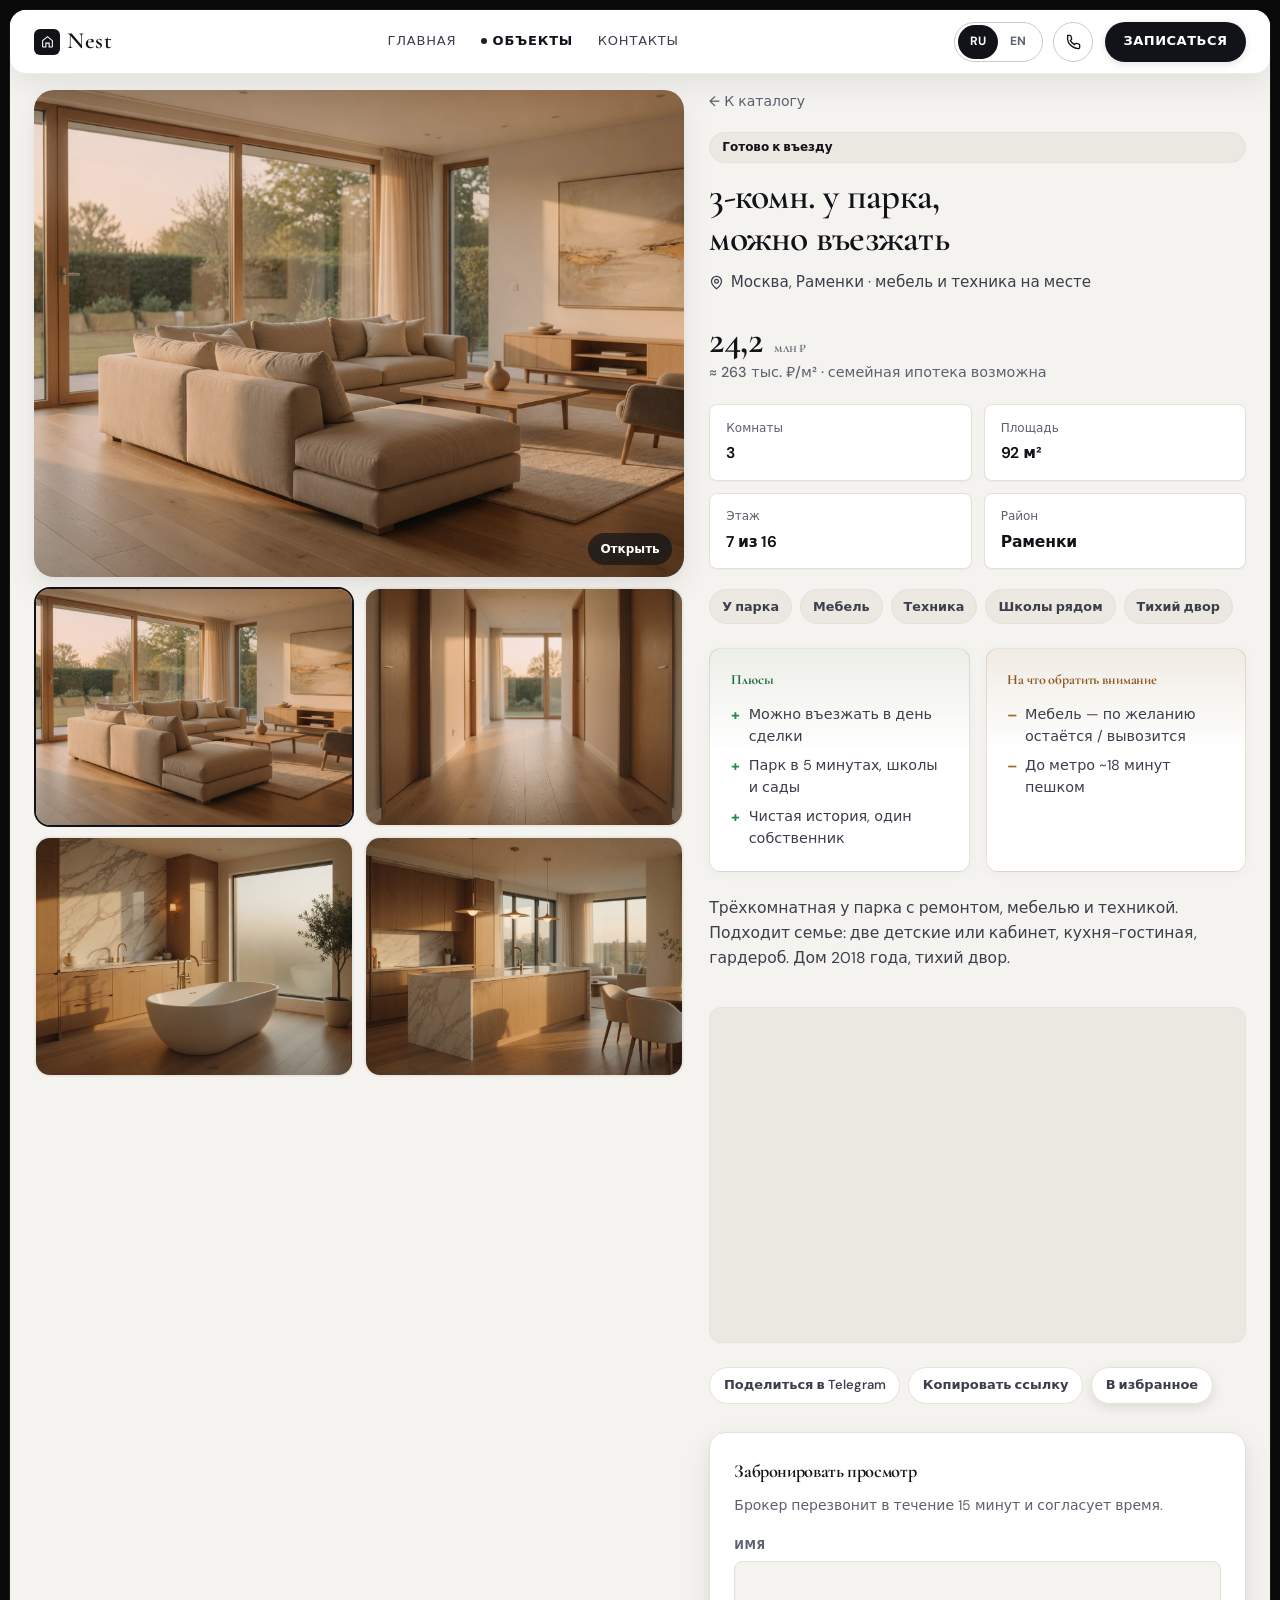
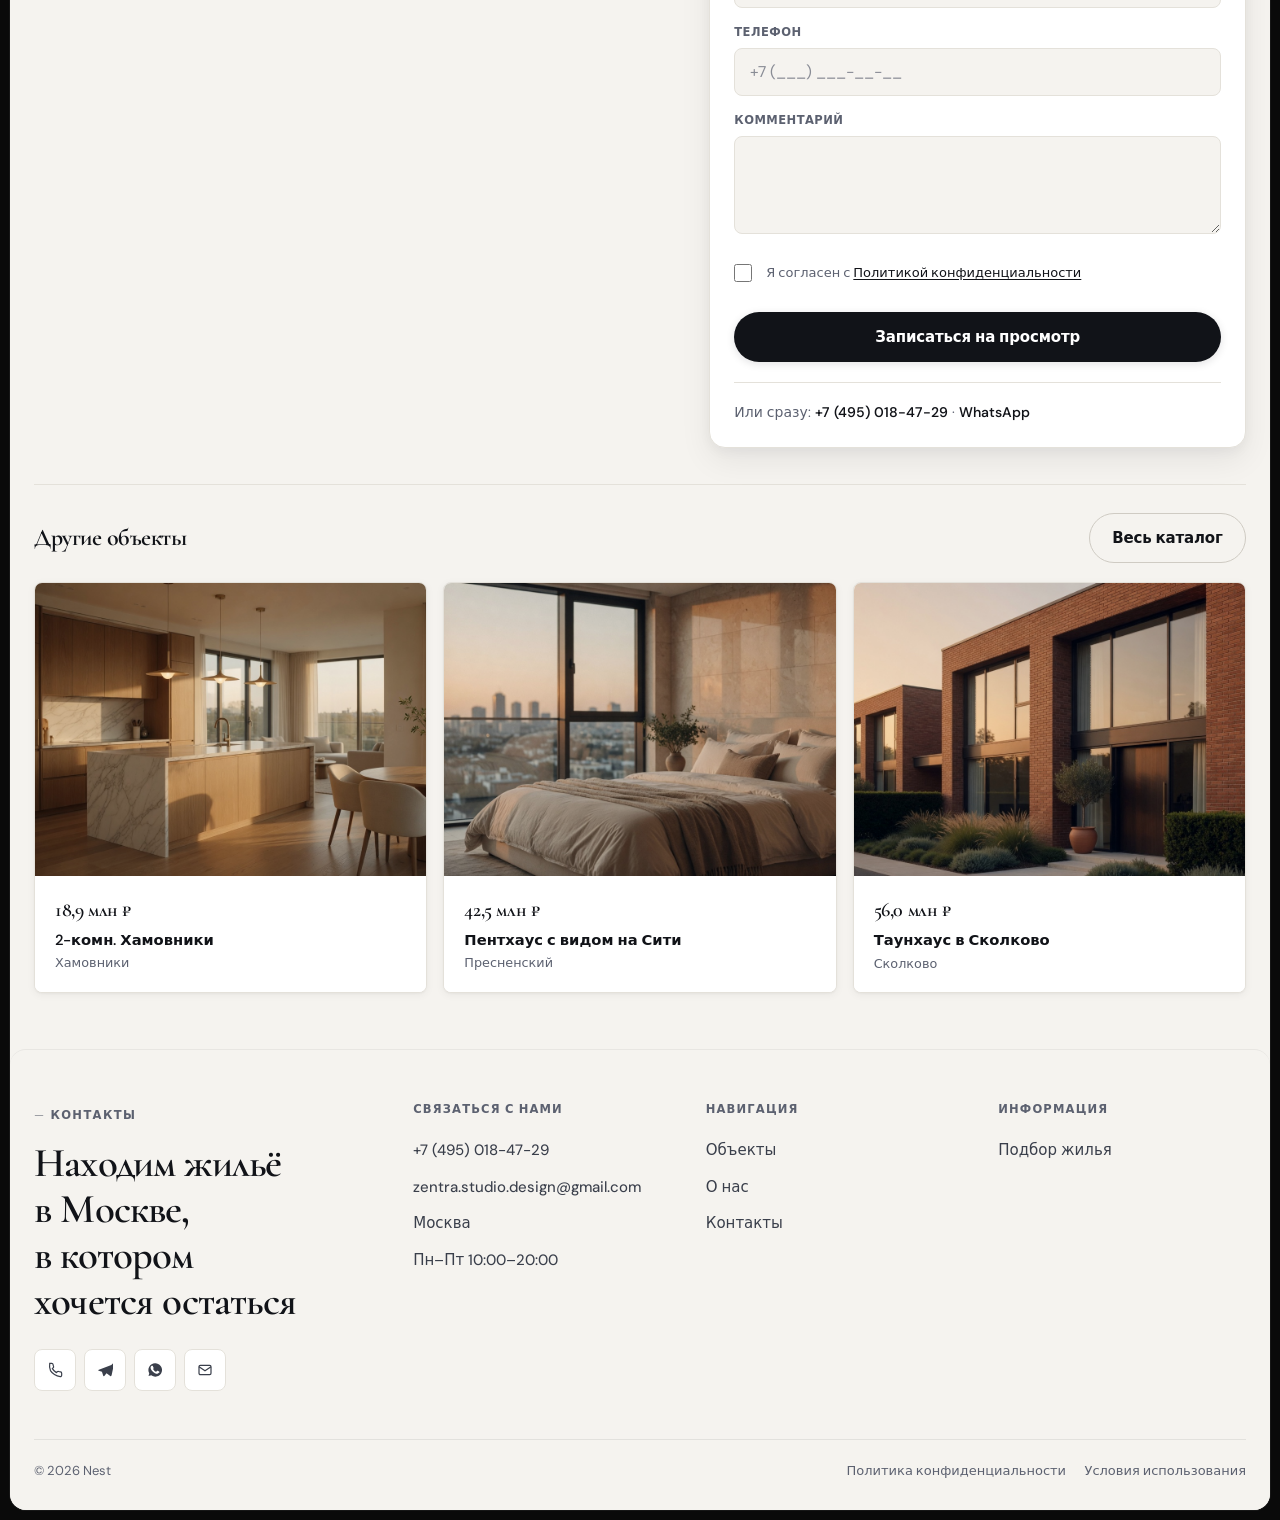
<file: properties/property-3.html>
<!DOCTYPE html>
<html lang="ru">
  <head>
    <meta charset="UTF-8" />
    <meta name="viewport" content="width=device-width, initial-scale=1.0" />
    <meta name="description" content="3-комн. 92 м² в Раменках, 24,2 млн ₽. Готово к въезду. Nest." />
    <title data-i18n="p3.docTitle">3-комн. у парка, Раменки — Nest</title>
    <meta name="robots" content="index, follow" />
    <meta property="og:title" content="3-комн. у парка, Раменки — 24,2 млн ₽" />
    <meta property="og:image" content="../assets/images/property-3.jpg" />
    <link rel="preconnect" href="https://fonts.googleapis.com" />
    <link rel="preconnect" href="https://fonts.gstatic.com" crossorigin />
    <link href="https://fonts.googleapis.com/css2?family=Cormorant+Garamond:ital,wght@0,400;0,500;0,600;0,700;1,400&family=DM+Sans:ital,opsz,wght@0,9..40,400;0,9..40,500;0,9..40,600;0,9..40,700;1,9..40,400&display=swap" rel="stylesheet" />
    <link rel="stylesheet" href="../nest.css?v=20260722f" />
  </head>
  <body class="page-property" data-prop-id="p3">
    <div class="site-shell">
    <header class="header is-solid is-scrolled" id="header">
      <div class="header__inner">
        <a href="../index.html" class="logo" aria-label="Nest">
          <span class="logo__mark" aria-hidden="true">
            <svg viewBox="0 0 24 24" fill="none" stroke="currentColor" stroke-width="2"><path d="M3 10.5 12 3l9 7.5V21a1 1 0 0 1-1 1h-5v-7H9v7H4a1 1 0 0 1-1-1v-10.5z"/></svg>
          </span>
          Nest
        </a>
        <nav class="nav" id="nav" aria-label="Навигация">
          <a class="nav__link" href="../index.html" data-i18n="nav.home">Главная</a>
          <a class="nav__link is-active" href="../index.html#properties"><span class="nav__dot" aria-hidden="true"></span><span data-i18n="nav.properties">Объекты</span></a>
          <a class="nav__link" href="../index.html#contact" data-i18n="nav.contact">Контакты</a>
        </nav>
        <div class="header__actions">
          <div class="lang-toggle" role="group" aria-label="Language">
            <button type="button" class="lang-toggle__btn is-active" data-lang-set="ru" aria-pressed="true">RU</button>
            <button type="button" class="lang-toggle__btn" data-lang-set="en" aria-pressed="false">EN</button>
          </div>
          <a class="header__phone-pill" href="tel:+74950184729" aria-label="Позвонить" data-i18n-aria="aria.call">
            <svg viewBox="0 0 24 24" fill="none" stroke="currentColor" stroke-width="2" aria-hidden="true"><path d="M22 16.92v3a2 2 0 0 1-2.18 2 19.79 19.79 0 0 1-8.63-3.07 19.5 19.5 0 0 1-6-6A19.79 19.79 0 0 1 4.11 2h3a2 2 0 0 1 2 1.72c.13.96.36 1.9.7 2.81a2 2 0 0 1-.45 2.11L8.09 9.91a16 16 0 0 0 6 6l1.27-1.27a2 2 0 0 1 2.11-.45c.91.34 1.85.57 2.81.7A2 2 0 0 1 22 16.92z"/></svg>
          </a>
          <a class="header__cta-text" href="#book" data-i18n="cta.book">Записаться</a>
          <button class="menu-toggle" type="button" id="menu-toggle" aria-expanded="false" aria-controls="nav" aria-label="Меню"><span></span></button>
        </div>
      </div>
    </header>

    <main class="container prop-page">
      <div class="prop-detail">
        <div class="prop-gallery">
          <div class="prop-gallery__main">
            <img id="gallery-main" src="../assets/images/property-3.jpg" alt="Квартира в Раменках" width="1200" height="900" />
          </div>
          <div class="prop-gallery__mosaic">
            <button type="button" class="prop-gallery__thumb is-active" data-src="../assets/images/property-3.jpg"><img src="../assets/images/property-3.jpg" alt="" /></button>
            <button type="button" class="prop-gallery__thumb" data-src="../assets/images/gallery-hall.jpg"><img src="../assets/images/gallery-hall.jpg" alt="" /></button>
            <button type="button" class="prop-gallery__thumb" data-src="../assets/images/gallery-bath.jpg"><img src="../assets/images/gallery-bath.jpg" alt="" /></button>
            <button type="button" class="prop-gallery__thumb" data-src="../assets/images/property-1.jpg"><img src="../assets/images/property-1.jpg" alt="" /></button>
          </div>
        </div>

        <div class="prop-info">
          <a class="prop-info__back" href="../index.html#properties" data-i18n="propPage.back">← К каталогу</a>
          <span class="prop-info__badge" data-i18n="p3.badge">Готово к въезду</span>
          <h1 class="prop-info__title" data-i18n="p3.title">3-комн. у парка, можно въезжать</h1>
          <p class="prop-info__address">
            <svg viewBox="0 0 24 24" fill="none" stroke="currentColor" stroke-width="2" aria-hidden="true"><path d="M20 10c0 6-8 12-8 12s-8-6-8-12a8 8 0 0 1 16 0Z"/><circle cx="12" cy="10" r="3"/></svg>
            <span data-i18n="p3.address">Москва, Раменки · мебель и техника на месте</span>
          </p>
          <div class="prop-info__price">24,2 <span data-i18n="propPage.mln">млн ₽</span></div>
          <p class="prop-info__price-m2" data-i18n="p3.m2">≈ 263 тыс. ₽/м² · семейная ипотека возможна</p>

          <div class="prop-specs">
            <div class="prop-spec"><div class="prop-spec__label" data-i18n="propPage.spec.rooms">Комнаты</div><div class="prop-spec__value">3</div></div>
            <div class="prop-spec"><div class="prop-spec__label" data-i18n="propPage.spec.area">Площадь</div><div class="prop-spec__value">92 м²</div></div>
            <div class="prop-spec"><div class="prop-spec__label" data-i18n="propPage.spec.floor">Этаж</div><div class="prop-spec__value" data-i18n="propPage.val.p3.floor">7 из 16</div></div>
            <div class="prop-spec"><div class="prop-spec__label" data-i18n="propPage.spec.district">Район</div><div class="prop-spec__value" data-i18n="propPage.val.p3.district">Раменки</div></div>
          </div>

          <div class="prop-amenities">
            <span class="prop-amenity" data-i18n="p3.a1">У парка</span>
            <span class="prop-amenity" data-i18n="p3.a2">Мебель</span>
            <span class="prop-amenity" data-i18n="p3.a3">Техника</span>
            <span class="prop-amenity" data-i18n="p3.a4">Школы рядом</span>
            <span class="prop-amenity" data-i18n="p3.a5">Тихий двор</span>
          </div>

          <div class="prop-proscons">
            <div class="prop-pros">
              <h4 data-i18n="propPage.pros">Плюсы</h4>
              <ul>
                <li data-i18n="p3.pro1">Можно въезжать в день сделки</li>
                <li data-i18n="p3.pro2">Парк в 5 минутах, школы и сады</li>
                <li data-i18n="p3.pro3">Чистая история, один собственник</li>
              </ul>
            </div>
            <div class="prop-cons">
              <h4 data-i18n="propPage.cons">На что обратить внимание</h4>
              <ul>
                <li data-i18n="p3.con1">Мебель — по желанию остаётся / вывозится</li>
                <li data-i18n="p3.con2">До метро ~18 минут пешком</li>
              </ul>
            </div>
          </div>

          <p class="prop-info__text" data-i18n="p3.text1">
            Трёхкомнатная у парка с ремонтом, мебелью и техникой. Подходит семье:
            две детские или кабинет, кухня-гостиная, гардероб. Дом 2018 года, тихий двор.
          </p>

          <div class="prop-map">
            <div class="prop-map__fallback" data-i18n="propPage.mapLoading">Карта загружается…</div>
            <iframe title="Раменки на карте" loading="lazy" src="https://yandex.ru/map-widget/v1/?ll=37.500000%2C55.700000&z=14&l=map"></iframe>
          </div>

          <div class="prop-share">
            <a id="share-tg" href="#" target="_blank" rel="noopener noreferrer" data-i18n="propPage.share">Поделиться в Telegram</a>
            <button type="button" id="share-copy" data-i18n="propPage.copy">Копировать ссылку</button>
            <button type="button" id="prop-fav" class="property-card__fav" style="position:static;width:auto;height:auto;padding:0.45rem 0.85rem;border-radius:999px" data-i18n="propPage.fav">В избранное</button>
          </div>

          <div class="prop-book" id="book">
            <h3 data-i18n="propPage.book">Забронировать просмотр</h3>
            <p data-i18n="propPage.bookLead">Брокер перезвонит в течение 15 минут и согласует время.</p>
            <div class="form-success" id="book-success" role="status">
              <div class="form-success__icon" aria-hidden="true"><svg viewBox="0 0 24 24" fill="none" stroke="currentColor" stroke-width="2"><path d="M5 13l4 4L19 7" stroke-linecap="round" stroke-linejoin="round"/></svg></div>
              <h3 data-i18n="propPage.success">Заявка принята</h3>
              <p data-i18n="propPage.successText">Перезвоним за 15 минут. Можете написать в мессенджер.</p>
            </div>
            <form class="prop-book__form" id="book-form" novalidate>
              <div class="field field--light">
                <label for="name" data-i18n="contact.name">Имя</label>
                <input type="text" id="name" name="name" required autocomplete="name" />
                <span class="field-error">Укажите имя</span>
              </div>
              <div class="field field--light">
                <label for="phone" data-i18n="contact.phone">Телефон</label>
                <input type="tel" id="phone" name="phone" required autocomplete="tel" placeholder="+7 (___) ___-__-__" />
                <span class="field-error">Введите телефон</span>
              </div>
              <div class="field field--light">
                <label for="msg" data-i18n="propPage.comment">Комментарий</label>
                <textarea id="msg" name="message" rows="3"></textarea>
              </div>
              <div class="field field-consent">
                <input type="checkbox" id="consent" name="consent" required />
                <label for="consent"><span data-i18n="contact.consent">Я согласен с</span> <a href="../privacy.html" data-i18n="contact.privacy">Политикой конфиденциальности</a></label>
                <span class="field-error" style="flex-basis:100%">Нужно согласие</span>
              </div>
              <button class="btn btn--primary btn--block" type="submit" data-i18n="propPage.submit">Записаться на просмотр</button>
            </form>
            <div class="prop-contact">
              <span data-i18n="propPage.or">Или сразу:</span> <a href="tel:+74950184729">+7 (495) 018-47-29</a> ·
              <a href="https://wa.me/74950184729" target="_blank" rel="noopener noreferrer">WhatsApp</a>
            </div>
          </div>
        </div>
      </div>

      <section class="prop-related" aria-labelledby="related-title">
        <div class="prop-related__head">
          <h2 id="related-title" data-i18n="propPage.related">Другие объекты</h2>
          <a class="btn btn--ghost" href="../index.html#properties" data-i18n="propPage.catalog">Весь каталог</a>
        </div>
        <div class="prop-related__grid">
          <a class="prop-related__card" href="property-1.html">
            <img src="../assets/images/property-1.jpg" alt="" loading="lazy" />
            <div class="prop-related__body">
              <div class="prop-related__price">18,9 <span data-i18n="propPage.mln">млн ₽</span></div>
              <div class="prop-related__title" data-i18n="p3.related1">2-комн. Хамовники</div>
              <div class="prop-related__loc" data-i18n="loc.khamovniki">Хамовники</div>
            </div>
          </a>
          <a class="prop-related__card" href="property-2.html">
            <img src="../assets/images/property-2.jpg" alt="" loading="lazy" />
            <div class="prop-related__body">
              <div class="prop-related__price">42,5 <span data-i18n="propPage.mln">млн ₽</span></div>
              <div class="prop-related__title" data-i18n="p3.related2">Пентхаус Сити</div>
              <div class="prop-related__loc" data-i18n="loc.presnensky">Пресненский</div>
            </div>
          </a>
          <a class="prop-related__card" href="property-4.html">
            <img src="../assets/images/property-4.jpg" alt="" loading="lazy" />
            <div class="prop-related__body">
              <div class="prop-related__price">56,0 <span data-i18n="propPage.mln">млн ₽</span></div>
              <div class="prop-related__title" data-i18n="p3.related4">Таунхаус Сколково</div>
              <div class="prop-related__loc" data-i18n="loc.skolkovo">Сколково</div>
            </div>
          </a>
        </div>
      </section>
    </main>
    <footer class="footer">
      <div class="container footer__inner">
        <div class="footer__grid">
          <div class="footer__brand">
            <p class="footer__kicker" data-i18n="footer.kicker">Контакты</p>
            <h2 class="footer__headline" data-i18n="footer.headline">Находим жильё в&nbsp;Москве, в&nbsp;котором хочется остаться</h2>
            <div class="footer__social">
              <a href="tel:+74950184729" aria-label="Телефон"><svg viewBox="0 0 24 24" fill="none" stroke="currentColor" stroke-width="1.8"><path d="M22 16.92v3a2 2 0 0 1-2.18 2 19.79 19.79 0 0 1-8.63-3.07 19.5 19.5 0 0 1-6-6A19.79 19.79 0 0 1 4.11 2h3a2 2 0 0 1 2 1.72c.13.96.36 1.9.7 2.81a2 2 0 0 1-.45 2.11L8.09 9.91a16 16 0 0 0 6 6l1.27-1.27a2 2 0 0 1 2.11-.45c.91.34 1.85.57 2.81.7A2 2 0 0 1 22 16.92z"/></svg></a>
              <a href="https://t.me/nest_moscow" target="_blank" rel="noopener noreferrer" aria-label="Telegram"><svg viewBox="0 0 24 24" fill="currentColor"><path d="M21.5 4.5 2.8 11.7c-1.3.5-1.3 1.2-.2 1.5l4.8 1.5 1.8 5.6c.2.7.4.9 1 .9.7 0 1-.3 1.4-.8l2.7-3.6 5.6 4.1c1 .6 1.8.3 2-.9l3.4-16c.3-1.4-.5-2-1.6-1.6z"/></svg></a>
              <a href="https://wa.me/74950184729" target="_blank" rel="noopener noreferrer" aria-label="WhatsApp"><svg viewBox="0 0 24 24" fill="currentColor"><path d="M12 2a10 10 0 0 0-8.6 15l-1.1 4 4.1-1.1A10 10 0 1 0 12 2zm5.7 14.2c-.2.7-1.3 1.2-2.1 1.4-.6.1-1.3.2-3.7-.8-3.1-1.3-5.1-4.5-5.2-4.7-.2-.2-1.3-1.7-1.3-3.3 0-1.6.8-2.3 1.1-2.7.3-.3.7-.4 1-.4h.7c.2 0 .5 0 .7.5.3.7.9 2.4 1 2.6.1.2.1.4 0 .6l-.5.8c-.1.2-.3.4-.1.7.2.3.8 1.3 1.7 2.1 1.2 1 2.2 1.4 2.5 1.5.3.1.5.1.7-.1l.9-1.1c.2-.2.4-.2.7-.1.3.1 1.8.9 2.1 1 .3.1.5.2.6.3.1.2.1 1-.1 1.7z"/></svg></a>
              <a href="mailto:zentra.studio.design@gmail.com" aria-label="Email"><svg viewBox="0 0 24 24" fill="none" stroke="currentColor" stroke-width="1.8"><rect x="3" y="5" width="18" height="14" rx="2"/><path d="m3 7 9 6 9-6"/></svg></a>
            </div>
          </div>
          <div class="footer__col">
            <h4 data-i18n="footer.contact">Связаться с нами</h4>
            <ul>
              <li><a href="tel:+74950184729">+7 (495) 018-47-29</a></li>
              <li><a href="mailto:zentra.studio.design@gmail.com">zentra.studio.design@gmail.com</a></li>
              <li><span data-i18n="footer.moscow">Москва</span></li>
              <li><span data-i18n="footer.hours">Пн–Пт 10:00–20:00</span></li>
            </ul>
          </div>
          <div class="footer__col">
            <h4 data-i18n="footer.nav">Навигация</h4>
            <ul>
              <li><a href="../index.html#properties" data-i18n="nav.properties">Объекты</a></li>
              <li><a href="../index.html#why" data-i18n="nav.about">О нас</a></li>
              <li><a href="../index.html#contact" data-i18n="nav.contact">Контакты</a></li>
            </ul>
          </div>
          <div class="footer__col">
            <h4 data-i18n="footer.info">Информация</h4>
            <ul>
              <li><a href="../index.html#contact" data-i18n="footer.pick">Подбор жилья</a></li>
              <li class="footer-legal-in-info"><a href="../privacy.html" data-i18n="footer.privacy">Политика конфиденциальности</a></li>
              <li class="footer-legal-in-info"><a href="../terms.html" data-i18n="footer.terms">Условия использования</a></li>
            </ul>
          </div>
        </div>
        <div class="footer__bottom">
          <span data-i18n="footer.rights">© 2026 Nest</span>
          <div class="footer__legal footer-legal-in-bottom">
            <a href="../privacy.html" data-i18n="footer.privacy">Политика конфиденциальности</a>
            <a href="../terms.html" data-i18n="footer.terms">Условия использования</a>
          </div>
        </div>
      </div>
    </footer>
    </div>
    <div class="mobile-bar" id="mobile-bar">
      <a class="mobile-bar__call" href="tel:+74950184729"><span data-i18n="mobile.call">Звонок</span></a>
      <a class="mobile-bar__wa" href="https://wa.me/74950184729" target="_blank" rel="noopener noreferrer"><span>WhatsApp</span></a>
      <a class="mobile-bar__lead" href="#book"><span data-i18n="cta.book">Записаться</span></a>
    </div>
    <div class="lightbox" id="lightbox" aria-hidden="true" role="dialog" aria-modal="true">
      <button type="button" class="lightbox__close" aria-label="Закрыть">✕</button>
      <button type="button" class="lightbox__prev" aria-label="Назад">‹</button>
      <img class="lightbox__img" id="lightbox-img" alt="" />
      <button type="button" class="lightbox__next" aria-label="Вперёд">›</button>
      <div class="lightbox__counter" id="lightbox-counter"></div>
    </div>
    <script src="../i18n.js?v=20260722f"></script>
    <script src="property.js?v=20260722f"></script>
  </body>
</html>
</file>
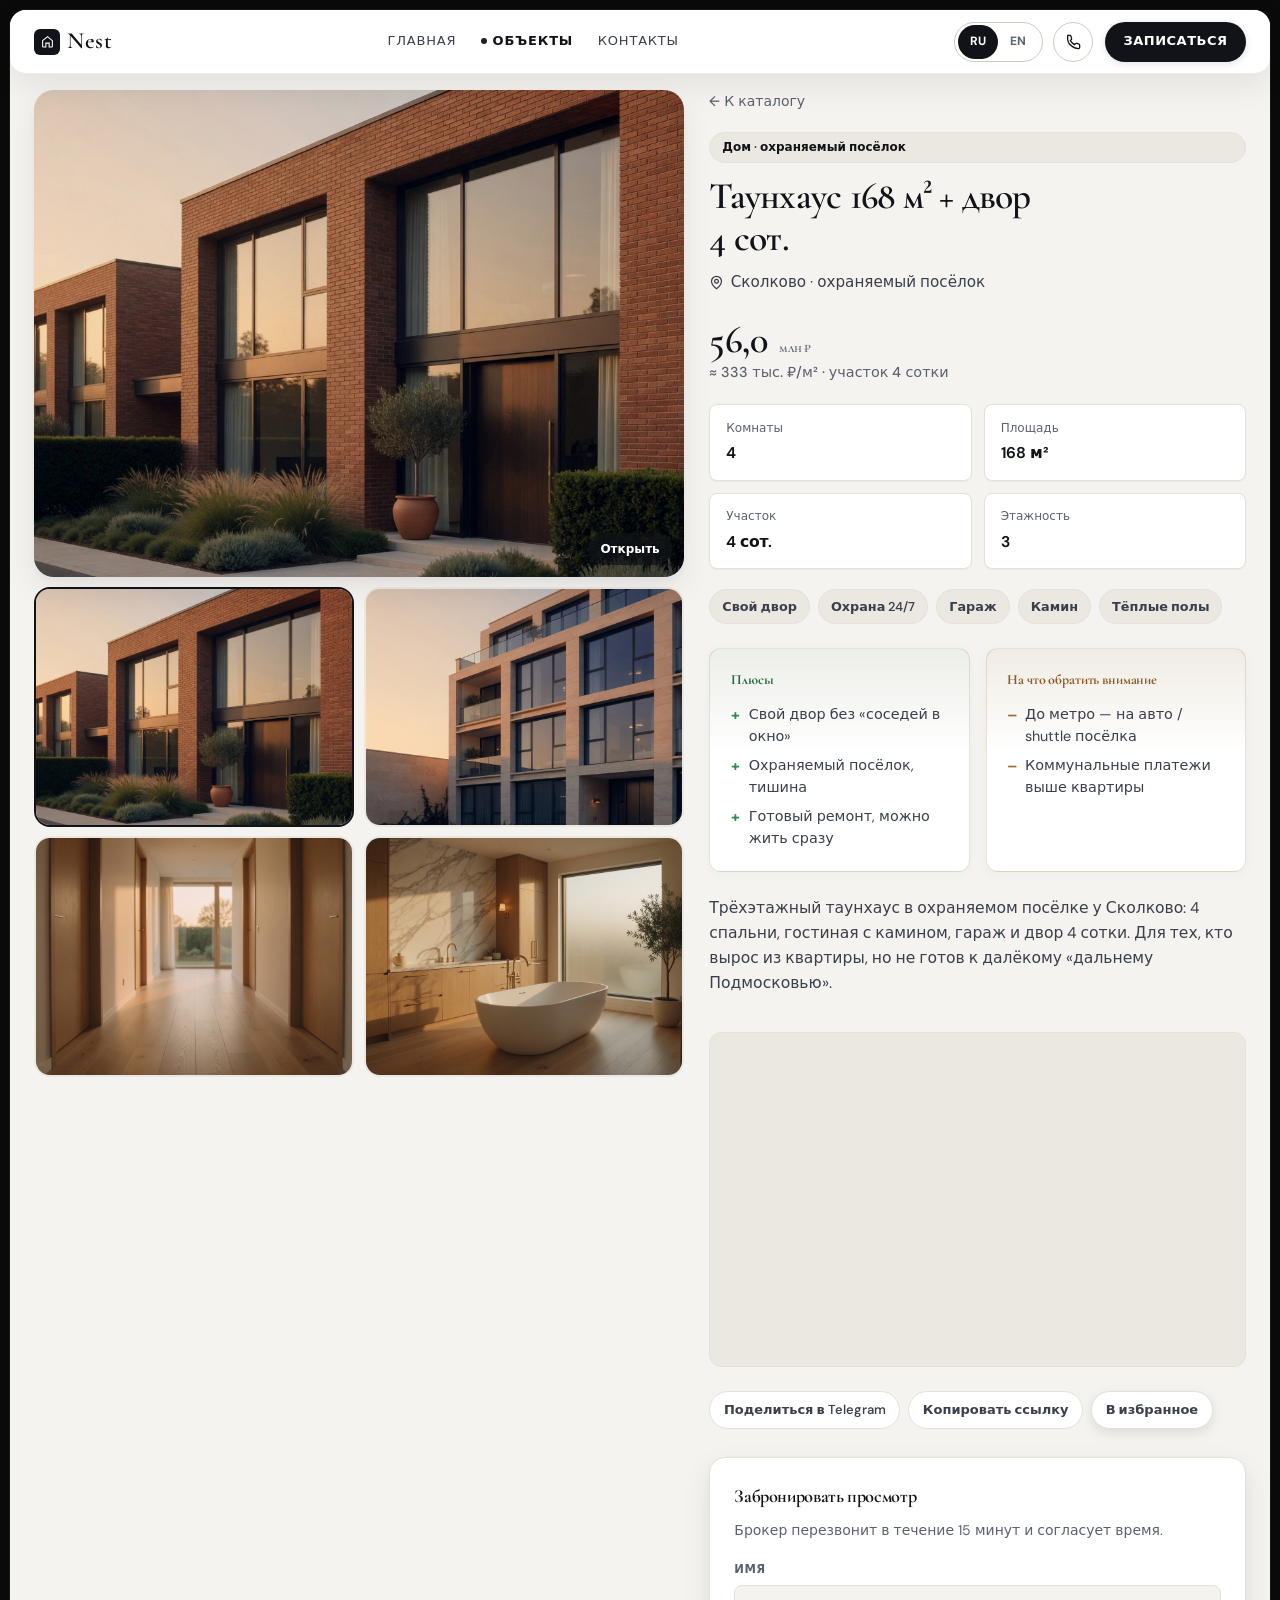
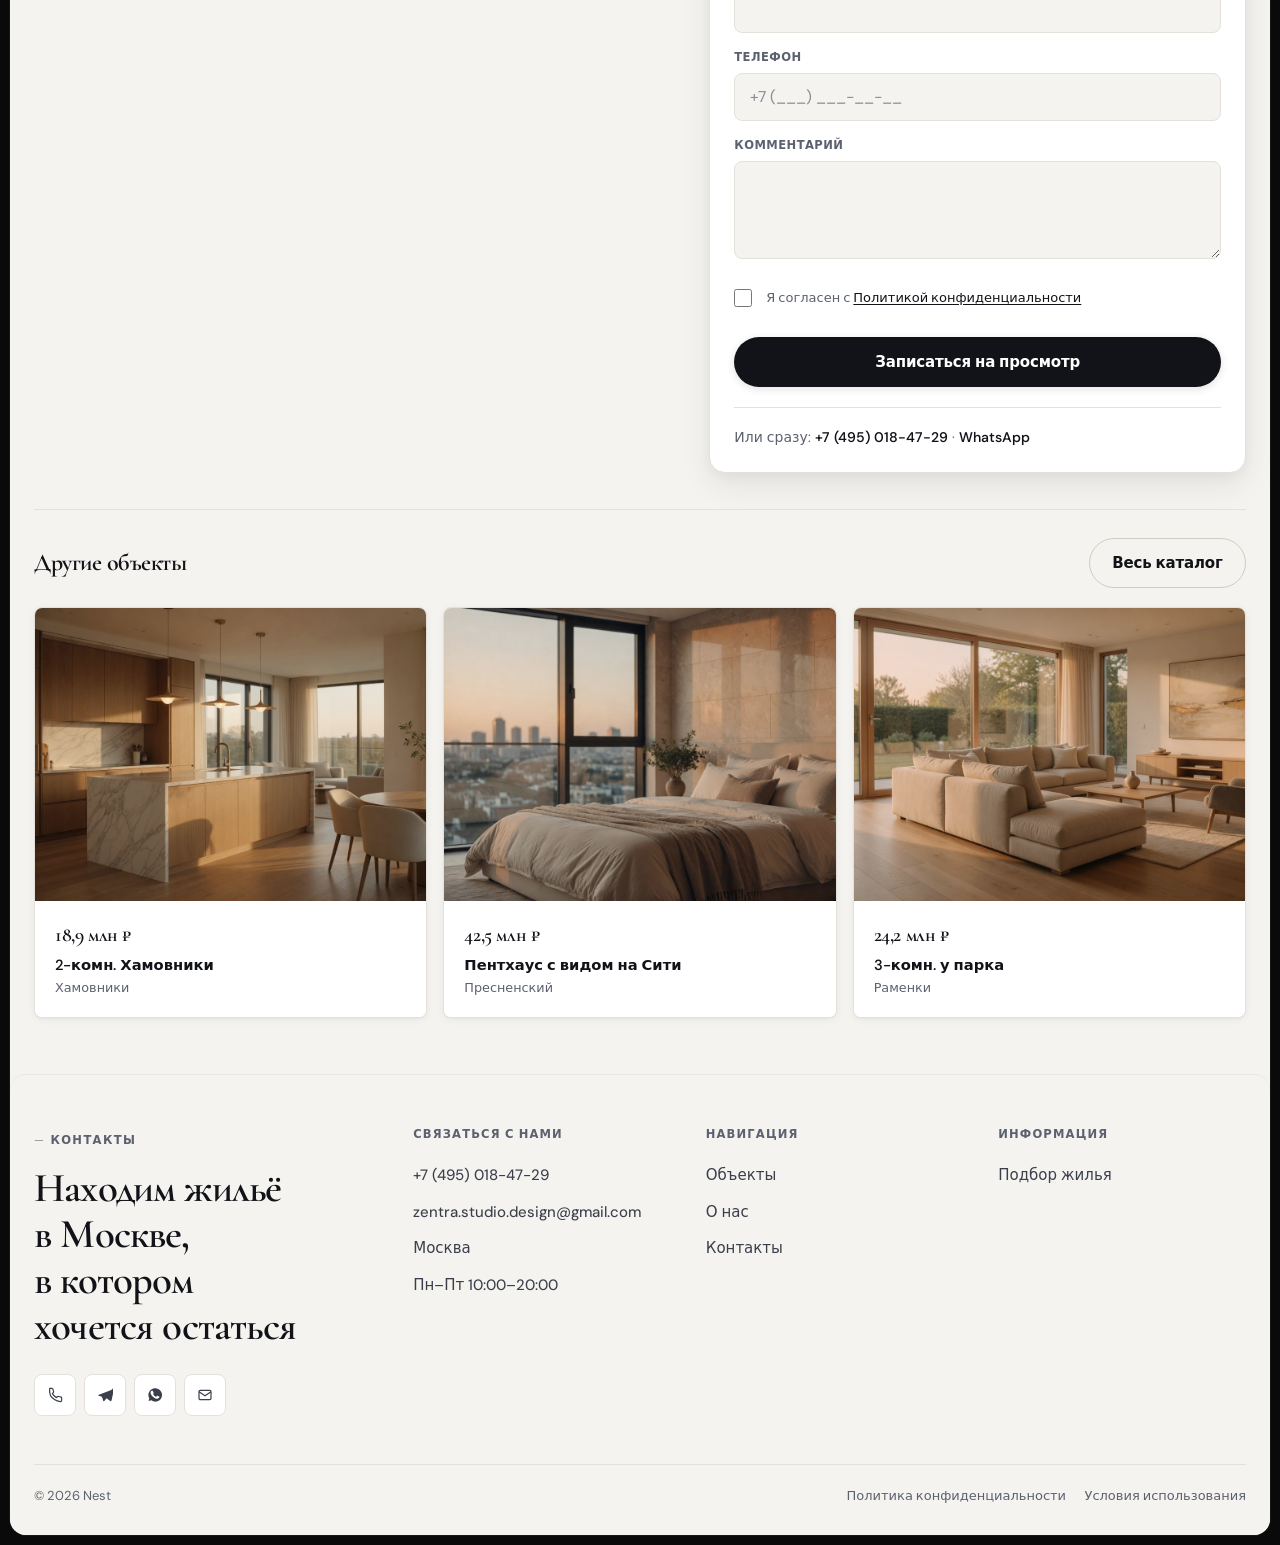
<file: properties/property-4.html>
<!DOCTYPE html>
<html lang="ru">
  <head>
    <meta charset="UTF-8" />
    <meta name="viewport" content="width=device-width, initial-scale=1.0" />
    <meta name="description" content="Таунхаус 168 м² + двор 4 сот. в Сколково, 56 млн ₽. Nest." />
    <title data-i18n="p4.docTitle">Таунхаус 168 м² + двор, Сколково — Nest</title>
    <meta name="robots" content="index, follow" />
    <meta property="og:title" content="Таунхаус Сколково — 56 млн ₽" />
    <meta property="og:image" content="../assets/images/property-4.jpg" />
    <link rel="preconnect" href="https://fonts.googleapis.com" />
    <link rel="preconnect" href="https://fonts.gstatic.com" crossorigin />
    <link href="https://fonts.googleapis.com/css2?family=Cormorant+Garamond:ital,wght@0,400;0,500;0,600;0,700;1,400&family=DM+Sans:ital,opsz,wght@0,9..40,400;0,9..40,500;0,9..40,600;0,9..40,700;1,9..40,400&display=swap" rel="stylesheet" />
    <link rel="stylesheet" href="../nest.css?v=20260722f" />
  </head>
  <body class="page-property" data-prop-id="p4">
    <div class="site-shell">
    <header class="header is-solid is-scrolled" id="header">
      <div class="header__inner">
        <a href="../index.html" class="logo" aria-label="Nest">
          <span class="logo__mark" aria-hidden="true">
            <svg viewBox="0 0 24 24" fill="none" stroke="currentColor" stroke-width="2"><path d="M3 10.5 12 3l9 7.5V21a1 1 0 0 1-1 1h-5v-7H9v7H4a1 1 0 0 1-1-1v-10.5z"/></svg>
          </span>
          Nest
        </a>
        <nav class="nav" id="nav" aria-label="Навигация">
          <a class="nav__link" href="../index.html" data-i18n="nav.home">Главная</a>
          <a class="nav__link is-active" href="../index.html#properties"><span class="nav__dot" aria-hidden="true"></span><span data-i18n="nav.properties">Объекты</span></a>
          <a class="nav__link" href="../index.html#contact" data-i18n="nav.contact">Контакты</a>
        </nav>
        <div class="header__actions">
          <div class="lang-toggle" role="group" aria-label="Language">
            <button type="button" class="lang-toggle__btn is-active" data-lang-set="ru" aria-pressed="true">RU</button>
            <button type="button" class="lang-toggle__btn" data-lang-set="en" aria-pressed="false">EN</button>
          </div>
          <a class="header__phone-pill" href="tel:+74950184729" aria-label="Позвонить" data-i18n-aria="aria.call">
            <svg viewBox="0 0 24 24" fill="none" stroke="currentColor" stroke-width="2" aria-hidden="true"><path d="M22 16.92v3a2 2 0 0 1-2.18 2 19.79 19.79 0 0 1-8.63-3.07 19.5 19.5 0 0 1-6-6A19.79 19.79 0 0 1 4.11 2h3a2 2 0 0 1 2 1.72c.13.96.36 1.9.7 2.81a2 2 0 0 1-.45 2.11L8.09 9.91a16 16 0 0 0 6 6l1.27-1.27a2 2 0 0 1 2.11-.45c.91.34 1.85.57 2.81.7A2 2 0 0 1 22 16.92z"/></svg>
          </a>
          <a class="header__cta-text" href="#book" data-i18n="cta.book">Записаться</a>
          <button class="menu-toggle" type="button" id="menu-toggle" aria-expanded="false" aria-controls="nav" aria-label="Меню"><span></span></button>
        </div>
      </div>
    </header>

    <main class="container prop-page">
      <div class="prop-detail">
        <div class="prop-gallery">
          <div class="prop-gallery__main">
            <img id="gallery-main" src="../assets/images/property-4.jpg" alt="Таунхаус Сколково" width="1200" height="900" />
          </div>
          <div class="prop-gallery__mosaic">
            <button type="button" class="prop-gallery__thumb is-active" data-src="../assets/images/property-4.jpg"><img src="../assets/images/property-4.jpg" alt="" /></button>
            <button type="button" class="prop-gallery__thumb" data-src="../assets/images/hero.jpg"><img src="../assets/images/hero.jpg" alt="" /></button>
            <button type="button" class="prop-gallery__thumb" data-src="../assets/images/gallery-hall.jpg"><img src="../assets/images/gallery-hall.jpg" alt="" /></button>
            <button type="button" class="prop-gallery__thumb" data-src="../assets/images/gallery-bath.jpg"><img src="../assets/images/gallery-bath.jpg" alt="" /></button>
          </div>
        </div>

        <div class="prop-info">
          <a class="prop-info__back" href="../index.html#properties" data-i18n="propPage.back">← К каталогу</a>
          <span class="prop-info__badge" data-i18n="p4.badge">Дом · охраняемый посёлок</span>
          <h1 class="prop-info__title" data-i18n="p4.title">Таунхаус 168 м² + двор 4 сот.</h1>
          <p class="prop-info__address">
            <svg viewBox="0 0 24 24" fill="none" stroke="currentColor" stroke-width="2" aria-hidden="true"><path d="M20 10c0 6-8 12-8 12s-8-6-8-12a8 8 0 0 1 16 0Z"/><circle cx="12" cy="10" r="3"/></svg>
            <span data-i18n="p4.address">Сколково · охраняемый посёлок</span>
          </p>
          <div class="prop-info__price">56,0 <span data-i18n="propPage.mln">млн ₽</span></div>
          <p class="prop-info__price-m2" data-i18n="p4.m2">≈ 333 тыс. ₽/м² · участок 4 сотки</p>

          <div class="prop-specs">
            <div class="prop-spec"><div class="prop-spec__label" data-i18n="propPage.spec.rooms">Комнаты</div><div class="prop-spec__value">4</div></div>
            <div class="prop-spec"><div class="prop-spec__label" data-i18n="propPage.spec.area">Площадь</div><div class="prop-spec__value">168 м²</div></div>
            <div class="prop-spec"><div class="prop-spec__label" data-i18n="propPage.spec.plot">Участок</div><div class="prop-spec__value" data-i18n="propPage.val.p4.plot">4 сот.</div></div>
            <div class="prop-spec"><div class="prop-spec__label" data-i18n="propPage.spec.levels">Этажность</div><div class="prop-spec__value">3</div></div>
          </div>

          <div class="prop-amenities">
            <span class="prop-amenity" data-i18n="p4.a1">Свой двор</span>
            <span class="prop-amenity" data-i18n="p4.a2">Охрана 24/7</span>
            <span class="prop-amenity" data-i18n="p4.a3">Гараж</span>
            <span class="prop-amenity" data-i18n="p4.a4">Камин</span>
            <span class="prop-amenity" data-i18n="p4.a5">Тёплые полы</span>
          </div>

          <div class="prop-proscons">
            <div class="prop-pros">
              <h4 data-i18n="propPage.pros">Плюсы</h4>
              <ul>
                <li data-i18n="p4.pro1">Свой двор без «соседей в окно»</li>
                <li data-i18n="p4.pro2">Охраняемый посёлок, тишина</li>
                <li data-i18n="p4.pro3">Готовый ремонт, можно жить сразу</li>
              </ul>
            </div>
            <div class="prop-cons">
              <h4 data-i18n="propPage.cons">На что обратить внимание</h4>
              <ul>
                <li data-i18n="p4.con1">До метро — на авто / shuttle посёлка</li>
                <li data-i18n="p4.con2">Коммунальные платежи выше квартиры</li>
              </ul>
            </div>
          </div>

          <p class="prop-info__text" data-i18n="p4.text1">
            Трёхэтажный таунхаус в охраняемом посёлке у Сколково: 4 спальни,
            гостиная с камином, гараж и двор 4 сотки. Для тех, кто вырос из квартиры,
            но не готов к далёкому «дальнему Подмосковью».
          </p>

          <div class="prop-map">
            <div class="prop-map__fallback" data-i18n="propPage.mapLoading">Карта загружается…</div>
            <iframe title="Сколково на карте" loading="lazy" src="https://yandex.ru/map-widget/v1/?ll=37.350000%2C55.700000&z=13&l=map"></iframe>
          </div>

          <div class="prop-share">
            <a id="share-tg" href="#" target="_blank" rel="noopener noreferrer" data-i18n="propPage.share">Поделиться в Telegram</a>
            <button type="button" id="share-copy" data-i18n="propPage.copy">Копировать ссылку</button>
            <button type="button" id="prop-fav" class="property-card__fav" style="position:static;width:auto;height:auto;padding:0.45rem 0.85rem;border-radius:999px" data-i18n="propPage.fav">В избранное</button>
          </div>

          <div class="prop-book" id="book">
            <h3 data-i18n="propPage.book">Забронировать просмотр</h3>
            <p data-i18n="propPage.bookLead">Брокер перезвонит в течение 15 минут и согласует время.</p>
            <div class="form-success" id="book-success" role="status">
              <div class="form-success__icon" aria-hidden="true"><svg viewBox="0 0 24 24" fill="none" stroke="currentColor" stroke-width="2"><path d="M5 13l4 4L19 7" stroke-linecap="round" stroke-linejoin="round"/></svg></div>
              <h3 data-i18n="propPage.success">Заявка принята</h3>
              <p data-i18n="propPage.successText">Перезвоним за 15 минут. Можете написать в мессенджер.</p>
            </div>
            <form class="prop-book__form" id="book-form" novalidate>
              <div class="field field--light">
                <label for="name" data-i18n="contact.name">Имя</label>
                <input type="text" id="name" name="name" required autocomplete="name" />
                <span class="field-error">Укажите имя</span>
              </div>
              <div class="field field--light">
                <label for="phone" data-i18n="contact.phone">Телефон</label>
                <input type="tel" id="phone" name="phone" required autocomplete="tel" placeholder="+7 (___) ___-__-__" />
                <span class="field-error">Введите телефон</span>
              </div>
              <div class="field field--light">
                <label for="msg" data-i18n="propPage.comment">Комментарий</label>
                <textarea id="msg" name="message" rows="3"></textarea>
              </div>
              <div class="field field-consent">
                <input type="checkbox" id="consent" name="consent" required />
                <label for="consent"><span data-i18n="contact.consent">Я согласен с</span> <a href="../privacy.html" data-i18n="contact.privacy">Политикой конфиденциальности</a></label>
                <span class="field-error" style="flex-basis:100%">Нужно согласие</span>
              </div>
              <button class="btn btn--primary btn--block" type="submit" data-i18n="propPage.submit">Записаться на просмотр</button>
            </form>
            <div class="prop-contact">
              <span data-i18n="propPage.or">Или сразу:</span> <a href="tel:+74950184729">+7 (495) 018-47-29</a> ·
              <a href="https://wa.me/74950184729" target="_blank" rel="noopener noreferrer">WhatsApp</a>
            </div>
          </div>
        </div>
      </div>

      <section class="prop-related" aria-labelledby="related-title">
        <div class="prop-related__head">
          <h2 id="related-title" data-i18n="propPage.related">Другие объекты</h2>
          <a class="btn btn--ghost" href="../index.html#properties" data-i18n="propPage.catalog">Весь каталог</a>
        </div>
        <div class="prop-related__grid">
          <a class="prop-related__card" href="property-1.html">
            <img src="../assets/images/property-1.jpg" alt="" loading="lazy" />
            <div class="prop-related__body">
              <div class="prop-related__price">18,9 <span data-i18n="propPage.mln">млн ₽</span></div>
              <div class="prop-related__title" data-i18n="p4.related1">2-комн. Хамовники</div>
              <div class="prop-related__loc" data-i18n="loc.khamovniki">Хамовники</div>
            </div>
          </a>
          <a class="prop-related__card" href="property-2.html">
            <img src="../assets/images/property-2.jpg" alt="" loading="lazy" />
            <div class="prop-related__body">
              <div class="prop-related__price">42,5 <span data-i18n="propPage.mln">млн ₽</span></div>
              <div class="prop-related__title" data-i18n="p4.related2">Пентхаус Сити</div>
              <div class="prop-related__loc" data-i18n="loc.presnensky">Пресненский</div>
            </div>
          </a>
          <a class="prop-related__card" href="property-3.html">
            <img src="../assets/images/property-3.jpg" alt="" loading="lazy" />
            <div class="prop-related__body">
              <div class="prop-related__price">24,2 <span data-i18n="propPage.mln">млн ₽</span></div>
              <div class="prop-related__title" data-i18n="p4.related3">3-комн. Раменки</div>
              <div class="prop-related__loc" data-i18n="loc.ramenki">Раменки</div>
            </div>
          </a>
        </div>
      </section>
    </main>
    <footer class="footer">
      <div class="container footer__inner">
        <div class="footer__grid">
          <div class="footer__brand">
            <p class="footer__kicker" data-i18n="footer.kicker">Контакты</p>
            <h2 class="footer__headline" data-i18n="footer.headline">Находим жильё в&nbsp;Москве, в&nbsp;котором хочется остаться</h2>
            <div class="footer__social">
              <a href="tel:+74950184729" aria-label="Телефон"><svg viewBox="0 0 24 24" fill="none" stroke="currentColor" stroke-width="1.8"><path d="M22 16.92v3a2 2 0 0 1-2.18 2 19.79 19.79 0 0 1-8.63-3.07 19.5 19.5 0 0 1-6-6A19.79 19.79 0 0 1 4.11 2h3a2 2 0 0 1 2 1.72c.13.96.36 1.9.7 2.81a2 2 0 0 1-.45 2.11L8.09 9.91a16 16 0 0 0 6 6l1.27-1.27a2 2 0 0 1 2.11-.45c.91.34 1.85.57 2.81.7A2 2 0 0 1 22 16.92z"/></svg></a>
              <a href="https://t.me/nest_moscow" target="_blank" rel="noopener noreferrer" aria-label="Telegram"><svg viewBox="0 0 24 24" fill="currentColor"><path d="M21.5 4.5 2.8 11.7c-1.3.5-1.3 1.2-.2 1.5l4.8 1.5 1.8 5.6c.2.7.4.9 1 .9.7 0 1-.3 1.4-.8l2.7-3.6 5.6 4.1c1 .6 1.8.3 2-.9l3.4-16c.3-1.4-.5-2-1.6-1.6z"/></svg></a>
              <a href="https://wa.me/74950184729" target="_blank" rel="noopener noreferrer" aria-label="WhatsApp"><svg viewBox="0 0 24 24" fill="currentColor"><path d="M12 2a10 10 0 0 0-8.6 15l-1.1 4 4.1-1.1A10 10 0 1 0 12 2zm5.7 14.2c-.2.7-1.3 1.2-2.1 1.4-.6.1-1.3.2-3.7-.8-3.1-1.3-5.1-4.5-5.2-4.7-.2-.2-1.3-1.7-1.3-3.3 0-1.6.8-2.3 1.1-2.7.3-.3.7-.4 1-.4h.7c.2 0 .5 0 .7.5.3.7.9 2.4 1 2.6.1.2.1.4 0 .6l-.5.8c-.1.2-.3.4-.1.7.2.3.8 1.3 1.7 2.1 1.2 1 2.2 1.4 2.5 1.5.3.1.5.1.7-.1l.9-1.1c.2-.2.4-.2.7-.1.3.1 1.8.9 2.1 1 .3.1.5.2.6.3.1.2.1 1-.1 1.7z"/></svg></a>
              <a href="mailto:zentra.studio.design@gmail.com" aria-label="Email"><svg viewBox="0 0 24 24" fill="none" stroke="currentColor" stroke-width="1.8"><rect x="3" y="5" width="18" height="14" rx="2"/><path d="m3 7 9 6 9-6"/></svg></a>
            </div>
          </div>
          <div class="footer__col">
            <h4 data-i18n="footer.contact">Связаться с нами</h4>
            <ul>
              <li><a href="tel:+74950184729">+7 (495) 018-47-29</a></li>
              <li><a href="mailto:zentra.studio.design@gmail.com">zentra.studio.design@gmail.com</a></li>
              <li><span data-i18n="footer.moscow">Москва</span></li>
              <li><span data-i18n="footer.hours">Пн–Пт 10:00–20:00</span></li>
            </ul>
          </div>
          <div class="footer__col">
            <h4 data-i18n="footer.nav">Навигация</h4>
            <ul>
              <li><a href="../index.html#properties" data-i18n="nav.properties">Объекты</a></li>
              <li><a href="../index.html#why" data-i18n="nav.about">О нас</a></li>
              <li><a href="../index.html#contact" data-i18n="nav.contact">Контакты</a></li>
            </ul>
          </div>
          <div class="footer__col">
            <h4 data-i18n="footer.info">Информация</h4>
            <ul>
              <li><a href="../index.html#contact" data-i18n="footer.pick">Подбор жилья</a></li>
              <li class="footer-legal-in-info"><a href="../privacy.html" data-i18n="footer.privacy">Политика конфиденциальности</a></li>
              <li class="footer-legal-in-info"><a href="../terms.html" data-i18n="footer.terms">Условия использования</a></li>
            </ul>
          </div>
        </div>
        <div class="footer__bottom">
          <span data-i18n="footer.rights">© 2026 Nest</span>
          <div class="footer__legal footer-legal-in-bottom">
            <a href="../privacy.html" data-i18n="footer.privacy">Политика конфиденциальности</a>
            <a href="../terms.html" data-i18n="footer.terms">Условия использования</a>
          </div>
        </div>
      </div>
    </footer>
    </div>
    <div class="mobile-bar" id="mobile-bar">
      <a class="mobile-bar__call" href="tel:+74950184729"><span data-i18n="mobile.call">Звонок</span></a>
      <a class="mobile-bar__wa" href="https://wa.me/74950184729" target="_blank" rel="noopener noreferrer"><span>WhatsApp</span></a>
      <a class="mobile-bar__lead" href="#book"><span data-i18n="cta.book">Записаться</span></a>
    </div>
    <div class="lightbox" id="lightbox" aria-hidden="true" role="dialog" aria-modal="true">
      <button type="button" class="lightbox__close" aria-label="Закрыть">✕</button>
      <button type="button" class="lightbox__prev" aria-label="Назад">‹</button>
      <img class="lightbox__img" id="lightbox-img" alt="" />
      <button type="button" class="lightbox__next" aria-label="Вперёд">›</button>
      <div class="lightbox__counter" id="lightbox-counter"></div>
    </div>
    <script src="../i18n.js?v=20260722f"></script>
    <script src="property.js?v=20260722f"></script>
  </body>
</html>
</file>
<file: nest.css>
/* ============================================
   NEST — Premium Real Estate Landing v2
   Quiet luxury · depth · intentional motion
   ============================================ */

:root {
  /* Palette — quiet luxury: warm paper, ink, restrained brass (1 accent use/screen) */
  --bg: #f5f3ef;
  --bg-elevated: #ffffff;
  --bg-muted: #ebe8e2;
  --bg-alt: #fafaf8;
  --ink: #111318;
  --ink-soft: #3a3f4b;
  /* WCAG AA on #f5f3ef / #fff: ~5.2:1 at #5c6170 */
  --muted: #5c6170;
  --line: #e4e1da;
  --line-strong: #cfcbc3;
  --accent: #b8955a;
  --accent-hover: #a07f48;
  --accent-deep: #8a6b3d;
  --accent-soft: rgba(184, 149, 90, 0.1);
  --navy: #111318;
  --navy-hover: #1c212b;
  --navy-soft: #252b38;

  /* Type — serif display + sans UI (strict scale + OS fallbacks) */
  --font-display: "Cormorant Garamond", Georgia, "Times New Roman", "Liberation Serif", serif;
  --font-body: "DM Sans", system-ui, -apple-system, "Segoe UI", Roboto, sans-serif;
  --text-xs: 0.8125rem;   /* 13 */
  --text-sm: 0.875rem;    /* 14 */
  --text-base: 1rem;      /* 16 */
  --text-md: 1.25rem;     /* 20 */
  --text-lg: 1.75rem;     /* 28 */
  --text-xl: 2.5rem;      /* 40 */
  --text-2xl: 3.5rem;     /* 56 */
  --text-3xl: 4.5rem;     /* 72 */

  /* Space — 8-based scale only */
  --space-1: 0.25rem;
  --space-2: 0.5rem;
  --space-3: 0.75rem;
  --space-4: 1rem;
  --space-5: 1.25rem;
  --space-6: 1.5rem;
  --space-8: 2rem;
  --space-10: 2.5rem;
  --space-12: 3rem;
  --space-16: 4rem;
  --space-20: 5.5rem;
  --space-24: 6.5rem;

  /* Radius — one language: soft architectural */
  --r-sm: 4px;
  --r-md: 8px;
  --r-lg: 12px;
  --r-xl: 16px;
  --r-2xl: 20px;
  --r-full: 9999px;

  /* Shadows — soft depth */
  --shadow-xs: 0 1px 2px rgba(17, 19, 24, 0.04);
  --shadow-sm: 0 2px 8px rgba(17, 19, 24, 0.05), 0 1px 2px rgba(17, 19, 24, 0.03);
  --shadow-md: 0 12px 32px rgba(17, 19, 24, 0.07), 0 4px 12px rgba(17, 19, 24, 0.04);
  --shadow-lg: 0 24px 48px rgba(17, 19, 24, 0.1), 0 8px 16px rgba(17, 19, 24, 0.05);
  --shadow-xl: 0 32px 64px rgba(17, 19, 24, 0.12), 0 12px 24px rgba(17, 19, 24, 0.06);
  --shadow-float: 0 28px 64px rgba(17, 19, 24, 0.16), 0 10px 20px rgba(17, 19, 24, 0.08);

  /* Layout */
  --container: 1360px;
  --gutter: 24px;
  --frame: 10px;
  --frame-radius: 16px;
  --header-h: 64px;
  --ease: cubic-bezier(0.22, 1, 0.36, 1);
  --ease-out: cubic-bezier(0.16, 1, 0.3, 1);
  --ease-soft: cubic-bezier(0.33, 1, 0.68, 1);
  /* Vertical rhythm: compact section gaps */
  --section-pad: clamp(2.5rem, 4vw, 3.5rem); /* ~40–56px */
  --section-pad-sm: clamp(2rem, 3.2vw, 2.75rem);
  --motion: 0.3s var(--ease-out);
  --motion-fast: 0.22s var(--ease-out);
  --motion-hover: 0.25s ease-out;
  --img-grade: saturate(0.9) contrast(1.04) brightness(0.98);
}

/* Reset */
*,
*::before,
*::after {
  box-sizing: border-box;
  margin: 0;
  padding: 0;
}

html {
  scroll-behavior: smooth;
  -webkit-text-size-adjust: 100%;
  scroll-padding-top: calc(var(--frame) + var(--header-h) + 16px);
}

body {
  font-family: var(--font-body);
  font-size: 1rem;
  line-height: 1.6;
  color: var(--ink);
  background: #0a0a0a;
  -webkit-font-smoothing: antialiased;
  -moz-osx-font-smoothing: grayscale;
  overflow-x: hidden;
  min-height: 100svh;
  padding: var(--frame);
}

/* Page frame: 10px inset, 20px rounded corners.
   overflow must stay visible on the Y axis so position:sticky works
   inside sections (clip on both axes kills sticky in Chrome). */
.site-shell {
  position: relative;
  background: var(--bg);
  border-radius: var(--frame-radius);
  min-height: calc(100svh - var(--frame) * 2);
  box-shadow: 0 0 0 1px rgba(255, 255, 255, 0.06);
  overflow-x: clip;
  overflow-y: visible;
  isolation: isolate;
}

/* Detail pages: same frame language as main */
body.page-property .site-shell {
  overflow-x: clip;
  overflow-y: visible;
  border-radius: var(--frame-radius);
  background: var(--bg);
  min-height: calc(100svh - var(--frame) * 2);
  isolation: isolate;
}

img {
  display: block;
  max-width: 100%;
  height: auto;
}

a {
  color: inherit;
  text-decoration: none;
}

button,
input,
select,
textarea {
  font: inherit;
  color: inherit;
}

button {
  cursor: pointer;
  border: none;
  background: none;
}

ul,
ol {
  list-style: none;
}

/* Utilities */
.container {
  width: 100%;
  max-width: none;
  margin-inline: auto;
  padding-inline: var(--gutter);
}

.section {
  padding-block: var(--section-pad);
}

.section-head {
  margin-bottom: clamp(1rem, 2vw, 1.5rem);
  max-width: 36rem;
}

.section-head--center {
  margin-inline: auto;
  text-align: center;
}

.eyebrow {
  display: inline-flex;
  align-items: center;
  gap: 0.4rem;
  font-size: 0.72rem;
  font-weight: 600;
  letter-spacing: 0.12em;
  text-transform: uppercase;
  color: var(--muted);
  margin-bottom: var(--space-4);
}

.eyebrow::before {
  content: "—";
  font-weight: 400;
  letter-spacing: 0;
  opacity: 0.7;
  line-height: 1;
}

.eyebrow--on-dark {
  color: rgba(255, 255, 255, 0.55);
}

.eyebrow--on-dark::before {
  opacity: 0.55;
}

.section-title {
  font-family: var(--font-display);
  font-size: clamp(2.15rem, 3.8vw, 3.15rem);
  font-weight: 600;
  line-height: 1.1;
  letter-spacing: -0.02em;
  color: var(--ink);
  text-wrap: balance;
  max-width: 28ch; /* aim for 2 lines, not 4+ */
}

.section-lead {
  margin-top: var(--space-4);
  color: var(--muted);
  font-size: var(--text-sm);
  line-height: 1.6;
  max-width: 32rem;
  font-weight: 400;
  letter-spacing: 0.01em;
}

.section-head--center .section-lead {
  margin-inline: auto;
}

/* Buttons — primary / secondary / ghost hierarchy */
.btn {
  display: inline-flex;
  align-items: center;
  justify-content: center;
  gap: 0.55rem;
  min-height: 48px;
  padding: 0.75rem 1.4rem;
  border-radius: var(--r-full);
  font-weight: 550;
  font-size: 0.9375rem;
  letter-spacing: -0.01em;
  transition:
    background var(--motion-hover),
    color var(--motion-hover),
    box-shadow var(--motion-hover),
    transform 0.2s ease-out,
    border-color var(--motion-hover),
    opacity var(--motion-hover);
  white-space: nowrap;
  -webkit-tap-highlight-color: transparent;
  border: 1px solid transparent;
}

.btn:focus-visible {
  outline: 2px solid var(--ink);
  outline-offset: 3px;
}

.btn:active {
  transform: scale(0.97);
}

.btn--primary {
  background: var(--navy);
  color: #fff;
  box-shadow: 0 2px 8px rgba(17, 19, 24, 0.12);
  font-weight: 600;
  position: relative;
  overflow: hidden;
  z-index: 0;
  isolation: isolate;
}

.btn--primary::before {
  content: "";
  position: absolute;
  inset: 0;
  background: var(--navy-hover);
  transform: scaleX(0);
  transform-origin: left center;
  transition: transform 0.4s var(--ease-out);
  z-index: -1;
}

.btn--primary > * {
  position: relative;
  z-index: 1;
}

@media (hover: hover) and (pointer: fine) {
  .btn--primary:hover {
    transform: translateY(-1px);
    box-shadow: 0 12px 28px rgba(17, 19, 24, 0.2);
  }

  .btn--primary:hover::before {
    transform: scaleX(1);
  }

  .btn--primary:hover:active {
    transform: scale(0.97);
  }
}

/* Secondary: text + underline only */
.btn--text {
  background: transparent;
  color: var(--ink);
  border: none;
  min-height: 44px;
  padding: 0.5rem 0.15rem;
  border-radius: 0;
  font-weight: 550;
  position: relative;
  box-shadow: none;
}

.btn--text::after {
  content: "";
  position: absolute;
  left: 0;
  right: 0;
  bottom: 0.35rem;
  height: 1px;
  background: currentColor;
  transform: scaleX(0.35);
  transform-origin: left;
  transition: transform 0.35s var(--ease-out);
  opacity: 0.55;
}

@media (hover: hover) and (pointer: fine) {
  .btn--text:hover {
    background: transparent;
    transform: none;
    box-shadow: none;
  }

  .btn--text:hover::after {
    transform: scaleX(1);
    opacity: 1;
  }
}

/* Accent alias = same as primary (ink/navy) — no gold CTAs */
.btn--accent {
  background: var(--navy);
  color: #fff;
  font-weight: 600;
  box-shadow: 0 2px 8px rgba(17, 19, 24, 0.12);
}

@media (hover: hover) and (pointer: fine) {
  .btn--accent:hover {
    background: var(--navy-hover);
    transform: translateY(-1px);
    box-shadow: 0 12px 28px rgba(17, 19, 24, 0.2);
  }
}

/* Hero search — solid ink, calm weight */
.btn--search {
  background: var(--navy);
  color: #fff;
  font-weight: 600;
  font-size: 0.9375rem;
  letter-spacing: 0;
  min-height: 54px;
  padding: 0 1.6rem;
  border-radius: var(--r-md);
  box-shadow: 0 4px 14px rgba(17, 19, 24, 0.16);
  position: relative;
  overflow: hidden;
}

@media (hover: hover) and (pointer: fine) {
  .btn--search:hover {
    background: var(--navy-hover);
    transform: translateY(-1px);
    box-shadow: 0 10px 24px rgba(17, 19, 24, 0.2);
  }
}

.btn--search:active {
  transform: scale(0.97);
}

.btn--search svg {
  width: 17px;
  height: 17px;
  color: rgba(255, 255, 255, 0.85);
}

.btn--ghost {
  background: transparent;
  color: var(--ink);
  border: 1px solid var(--line-strong);
}

@media (hover: hover) and (pointer: fine) {
  .btn--ghost:hover {
    border-color: var(--ink);
    background: var(--bg-elevated);
    box-shadow: var(--shadow-sm);
  }
}

.btn--light {
  background: #fff;
  color: var(--ink);
}

@media (hover: hover) and (pointer: fine) {
  .btn--light:hover {
    background: var(--bg-muted);
    transform: translateY(-1px);
  }
}

.btn--block {
  width: 100%;
}

.btn svg {
  width: 18px;
  height: 18px;
  flex-shrink: 0;
}

/* ========== HEADER — over-hero glass / solid on light & property ========== */
.header {
  position: fixed;
  top: var(--frame);
  left: var(--frame);
  right: var(--frame);
  z-index: 100;
  height: var(--header-h);
  display: flex;
  align-items: center;
  background: transparent;
  border-radius: var(--frame-radius);
  border-bottom: 1px solid transparent;
  transition:
    box-shadow 0.4s var(--ease-out),
    background 0.4s var(--ease-out),
    border-color 0.4s var(--ease-out),
    color 0.35s var(--ease-out);
  color: #fff;
}

/* ——— Over hero (dark photo): light text; controls stay solid for contrast ——— */
.header:not(.is-solid) .logo,
.header:not(.is-solid) .nav__link {
  color: rgba(255, 255, 255, 0.95);
  text-shadow: 0 1px 12px rgba(0, 0, 0, 0.35);
}

.header:not(.is-solid) .nav__link:hover {
  color: #fff;
}

/* Always-solid control chips — never white-on-white */
.header:not(.is-solid) .lang-toggle {
  background: #fff;
  border-color: rgba(255, 255, 255, 0.95);
  box-shadow: 0 4px 16px rgba(0, 0, 0, 0.18);
}

.header:not(.is-solid) .lang-toggle__btn {
  color: var(--ink-soft);
}

.header:not(.is-solid) .lang-toggle__btn.is-active {
  color: #fff;
  background: var(--navy);
}

.header:not(.is-solid) .header__phone-pill {
  color: var(--ink);
  background: #fff;
  border-color: #fff;
  box-shadow: 0 4px 16px rgba(0, 0, 0, 0.18);
}

.header:not(.is-solid) .header__link-btn {
  color: rgba(255, 255, 255, 0.88);
  text-shadow: 0 1px 10px rgba(0, 0, 0, 0.3);
}

.header:not(.is-solid) .header__link-btn:hover {
  color: #fff;
}

/* Primary CTA stays solid white pill on dark hero — always readable */
.header:not(.is-solid) .header__cta-text {
  background: #fff;
  color: var(--ink);
  text-shadow: none;
  box-shadow: 0 4px 16px rgba(0, 0, 0, 0.2);
}

.header:not(.is-solid) .header__cta-text:hover {
  background: #f3f2ef;
  color: var(--ink);
}

.header:not(.is-solid) .menu-toggle {
  background: #fff;
  box-shadow: 0 4px 14px rgba(0, 0, 0, 0.15);
}

.header:not(.is-solid) .menu-toggle span,
.header:not(.is-solid) .menu-toggle span::before,
.header:not(.is-solid) .menu-toggle span::after {
  background: var(--ink);
}

.header:not(.is-solid) .logo__mark {
  background: #fff;
  color: var(--ink);
  box-shadow: 0 2px 10px rgba(0, 0, 0, 0.15);
}

/* ——— Solid (scrolled + property pages + light backgrounds) ——— */
.header.is-solid {
  background: #fff;
  backdrop-filter: none;
  -webkit-backdrop-filter: none;
  border-bottom-color: rgba(17, 19, 24, 0.08);
  color: var(--ink);
  box-shadow: 0 8px 28px rgba(17, 19, 24, 0.07);
}

.header.is-solid .logo,
.header.is-solid .nav__link,
.header.is-solid .header__link-btn {
  color: var(--ink);
  text-shadow: none;
}

.header.is-solid .header__link-btn {
  color: var(--ink-soft);
}

.header.is-solid .header__cta-text {
  background: var(--navy);
  color: #fff;
  text-shadow: none;
}

.header.is-solid .nav__link {
  color: var(--ink-soft);
}

.header.is-solid .nav__link.is-active,
.header.is-solid .nav__link:hover {
  color: var(--ink);
}

.header.is-solid .lang-toggle {
  background: #fff;
  border: 1px solid var(--line-strong);
  box-shadow: none;
}

.header.is-solid .lang-toggle__btn {
  color: var(--muted);
}

.header.is-solid .lang-toggle__btn.is-active {
  background: var(--navy);
  color: #fff;
}

.header.is-solid .header__phone-pill {
  color: var(--ink);
  background: #fff;
  border: 1px solid var(--line-strong);
  box-shadow: none;
}

.header.is-solid .menu-toggle span,
.header.is-solid .menu-toggle span::before,
.header.is-solid .menu-toggle span::after {
  background: var(--ink);
}

.header.is-solid .logo__mark {
  background: var(--navy);
  color: #fff;
  box-shadow: none;
}

.header.is-scrolled.is-solid {
  box-shadow: 0 10px 32px rgba(17, 19, 24, 0.08);
}

/* Property pages: always solid readable header */
body.page-property .header {
  background: #fff;
  color: var(--ink);
  border-bottom-color: rgba(17, 19, 24, 0.08);
  box-shadow: 0 8px 28px rgba(17, 19, 24, 0.07);
}

body.page-property .header .logo,
body.page-property .header .nav__link,
body.page-property .header .header__link-btn,
body.page-property .header .btn--header {
  color: var(--ink);
  text-shadow: none;
}

body.page-property .header .header__link-btn {
  color: var(--ink-soft);
}

body.page-property .header .header__cta-text {
  background: var(--navy);
  color: #fff;
  text-shadow: none;
}

body.page-property .header .nav__link {
  color: var(--ink-soft);
}

body.page-property .header .nav__link.is-active {
  color: var(--ink);
}

body.page-property .header .lang-toggle {
  background: #fff;
  border: 1px solid var(--line-strong);
}

body.page-property .header .lang-toggle__btn {
  color: var(--muted);
}

body.page-property .header .lang-toggle__btn.is-active {
  background: var(--navy);
  color: #fff;
}

body.page-property .header .header__phone-pill {
  color: var(--ink);
  background: #fff;
  border: 1px solid var(--line-strong);
}

body.page-property .header .logo__mark {
  background: var(--navy);
  color: #fff;
}

body.page-property .header .menu-toggle span,
body.page-property .header .menu-toggle span::before,
body.page-property .header .menu-toggle span::after {
  background: var(--ink);
}

.header__inner {
  display: grid;
  grid-template-columns: auto 1fr auto;
  align-items: center;
  width: 100%;
  max-width: none;
  margin-inline: 0;
  padding-inline: var(--gutter);
  gap: var(--space-4);
}

.logo {
  display: inline-flex;
  align-items: center;
  gap: 0.45rem;
  font-family: var(--font-display);
  font-weight: 600;
  font-size: 1.45rem;
  letter-spacing: 0.02em;
  transition: color 0.3s var(--ease-out);
  z-index: 2;
  justify-self: start;
  color: inherit;
}

.logo__mark {
  width: 26px;
  height: 26px;
  border-radius: 6px;
  background: var(--navy);
  display: grid;
  place-items: center;
  color: #fff;
  flex-shrink: 0;
  transition: background 0.3s var(--ease-out);
}

.logo__mark svg {
  width: 13px;
  height: 13px;
}

.nav {
  display: flex;
  align-items: center;
  justify-content: center;
  gap: 0.15rem;
  z-index: 2;
}

.nav__mobile-cta {
  display: none;
}

.nav__link {
  display: inline-flex;
  align-items: center;
  gap: 0.35rem;
  padding: 0.45rem 0.7rem;
  font-size: 0.8125rem;
  font-weight: 500;
  color: var(--muted);
  border-radius: 0;
  transition: color 0.25s var(--ease-out), opacity 0.25s;
  letter-spacing: 0.06em;
  text-transform: uppercase;
  white-space: nowrap;
  background: transparent;
}

.nav__link:hover {
  color: var(--ink);
  background: transparent;
  opacity: 1;
}

.header.is-solid .nav__link:hover {
  color: var(--ink);
}

.nav__link.is-active {
  color: inherit;
  font-weight: 600;
  opacity: 1;
}

/* Secondary action — quiet text link */
.header__link-btn {
  font-size: 0.8125rem;
  font-weight: 500;
  letter-spacing: 0.06em;
  text-transform: uppercase;
  min-height: 40px;
  padding: 0 0.85rem;
  border: none;
  background: transparent;
  color: var(--ink-soft);
  position: relative;
  transition: color 0.25s var(--ease-out);
  cursor: pointer;
  white-space: nowrap;
  border-radius: var(--r-full);
}

.header__link-btn::after {
  content: "";
  position: absolute;
  left: 0.85rem;
  right: 0.85rem;
  bottom: 0.55rem;
  height: 1px;
  background: currentColor;
  transform: scaleX(0);
  transform-origin: left;
  transition: transform 0.3s var(--ease-out);
  opacity: 0.55;
}

/* Primary action — separate filled CTA */
.header__cta-text {
  display: inline-flex;
  align-items: center;
  justify-content: center;
  font-size: 0.8125rem;
  font-weight: 600;
  letter-spacing: 0.04em;
  text-transform: uppercase;
  min-height: 40px;
  padding: 0 1.15rem;
  margin-left: 0.15rem;
  border: none;
  border-radius: var(--r-full);
  background: var(--navy);
  color: #fff;
  white-space: nowrap;
  box-shadow: 0 2px 8px rgba(17, 19, 24, 0.12);
  transition:
    background 0.25s var(--ease-out),
    transform 0.2s var(--ease-out),
    box-shadow 0.25s var(--ease-out);
  position: relative;
}

.header__cta-text::after {
  display: none;
}

@media (hover: hover) and (pointer: fine) {
  .header__link-btn:hover {
    color: var(--ink);
  }

  .header__link-btn:hover::after {
    transform: scaleX(1);
  }

  .header__cta-text:hover {
    background: var(--navy-hover);
    transform: translateY(-1px);
    box-shadow: 0 8px 18px rgba(17, 19, 24, 0.16);
  }
}

.header__cta-text:active {
  transform: scale(0.97);
}

.nav__dot {
  width: 6px;
  height: 6px;
  border-radius: 50%;
  background: currentColor;
  flex-shrink: 0;
  opacity: 0.95;
}

.header:not(.is-solid) .nav__dot {
  background: #fff;
  box-shadow: 0 0 0 1px rgba(0, 0, 0, 0.15);
}

.header.is-solid .nav__dot {
  background: var(--ink);
}

.header__actions {
  display: flex;
  align-items: center;
  justify-content: flex-end;
  gap: 0.65rem;
  justify-self: end;
  z-index: 2;
}

/* Clear separation between secondary (quiz) and primary CTA */
.header__actions .header__link-btn {
  margin-inline-end: 0.15rem;
}

.header__actions .header__cta-text {
  margin-inline-start: 0.1rem;
}

.header__phone-pill {
  width: 40px;
  height: 40px;
  border-radius: 50%;
  border: 1px solid var(--line);
  display: grid;
  place-items: center;
  color: var(--ink);
  background: #fff;
  transition: background 0.2s, border-color 0.2s, transform 0.2s;
}

.header__phone-pill svg {
  width: 16px;
  height: 16px;
}

.header__phone-pill:hover {
  background: var(--bg-muted);
  border-color: var(--line-strong);
  transform: translateY(-1px);
}

.btn--header {
  min-height: 40px;
  padding: 0.5rem 1.15rem;
  font-size: 0.85rem;
  font-weight: 600;
  border-radius: var(--r-full);
  background: var(--navy);
  color: #fff;
  box-shadow: 0 2px 8px rgba(17, 19, 24, 0.12);
  transition: background 0.2s, transform 0.2s, box-shadow 0.2s;
}

.btn--header:hover {
  background: var(--navy-hover);
  transform: translateY(-1px);
  box-shadow: 0 8px 18px rgba(17, 19, 24, 0.16);
}

.header__phone {
  display: none;
}

.menu-toggle span,
.menu-toggle span::before,
.menu-toggle span::after {
  background: var(--ink);
}

.menu-toggle {
  display: none;
  position: relative;
  width: 44px;
  height: 44px;
  place-items: center;
  border-radius: var(--r-sm);
  z-index: 2;
  cursor: pointer;
  border: 0;
  flex-shrink: 0;
}

.menu-toggle span {
  display: block;
  width: 20px;
  height: 1.5px;
  background: var(--ink);
  position: relative;
  transition: background 0.2s;
}

.menu-toggle span::before,
.menu-toggle span::after {
  content: "";
  position: absolute;
  left: 0;
  width: 20px;
  height: 1.5px;
  background: var(--ink);
  transition: transform 0.25s var(--ease);
}

.menu-toggle span::before {
  top: -6px;
}

.menu-toggle span::after {
  top: 6px;
}

.menu-toggle[aria-expanded="true"] span {
  background: transparent;
}

.menu-toggle[aria-expanded="true"] span::before {
  top: 0;
  transform: rotate(45deg);
}

.menu-toggle[aria-expanded="true"] span::after {
  top: 0;
  transform: rotate(-45deg);
}

/* ========== HERO + STATS (unified photo) ========== */
.hero {
  position: relative;
  min-height: calc(100svh - var(--frame) * 2);
  display: flex;
  flex-direction: column;
  justify-content: flex-end;
  padding-top: var(--header-h);
  overflow: hidden;
  margin: 0;
  border-radius: var(--frame-radius);
}

.hero__media {
  position: absolute;
  inset: 0;
  z-index: 0;
  border-radius: var(--frame-radius);
  overflow: hidden;
}

.hero__media img {
  width: 100%;
  height: 100%;
  object-fit: cover;
  object-position: center 35%;
  transform: scale(1.08);
  will-change: transform;
  filter: saturate(0.9) contrast(1.04) brightness(0.98);
  /* Ken Burns only when not driven by JS parallax — subtle pulse as base */
  animation: none;
}

.hero__overlay {
  position: absolute;
  inset: 0;
  border-radius: var(--frame-radius);
  background:
    linear-gradient(
      180deg,
      rgba(10, 12, 16, 0.5) 0%,
      rgba(10, 12, 16, 0.2) 36%,
      rgba(10, 12, 16, 0.45) 70%,
      rgba(10, 12, 16, 0.82) 100%
    ),
    linear-gradient(100deg, rgba(10, 12, 16, 0.35) 0%, transparent 55%);
}

.hero__main {
  position: relative;
  z-index: 1;
  flex: 1;
  display: flex;
  flex-direction: column;
  justify-content: flex-end;
  padding-bottom: 2.5rem;
}

.hero__content {
  position: relative;
  z-index: 1;
  width: 100%;
  max-width: var(--container);
  margin-inline: auto;
  padding-inline: var(--gutter);
  color: #fff;
  text-align: center;
  display: flex;
  flex-direction: column;
  align-items: center;
}

/* Stats — pure type, no glass cards */
.hero__stats {
  position: relative;
  z-index: 2;
  padding: 1.5rem 0 2.25rem;
  border-top: 1px solid rgba(255, 255, 255, 0.12);
}

.stats-bar {
  position: relative;
  z-index: 1;
  display: grid;
  grid-template-columns: repeat(4, 1fr);
  gap: 1rem;
}

.stats-bar__item {
  text-align: center;
  padding: 0.35rem 0.5rem;
}

.stats-bar__value {
  font-family: var(--font-display);
  font-size: clamp(2.5rem, 4.5vw, 3.75rem);
  font-weight: 500;
  letter-spacing: -0.03em;
  color: #fff;
  line-height: 1;
}

.stats-bar__value span {
  color: rgba(255, 255, 255, 0.5);
  font-weight: 400;
}

.stats-bar__label {
  margin-top: 0.55rem;
  font-size: var(--text-xs);
  color: rgba(255, 255, 255, 0.55);
  font-weight: 500;
  letter-spacing: 0.08em;
  text-transform: uppercase;
}

.hero__badge {
  display: inline-flex;
  align-items: center;
  gap: 0.55rem;
  padding: 0.4rem 0.9rem 0.4rem 0.65rem;
  margin-bottom: var(--space-5);
  background: rgba(255, 255, 255, 0.1);
  border: 1px solid rgba(255, 255, 255, 0.16);
  backdrop-filter: blur(12px);
  border-radius: var(--r-full);
  font-size: 0.8125rem;
  font-weight: 500;
  letter-spacing: 0.02em;
  color: rgba(255, 255, 255, 0.92);
}

.hero__badge-dot {
  width: 7px;
  height: 7px;
  border-radius: 50%;
  background: var(--accent);
  box-shadow: 0 0 0 3px rgba(201, 166, 107, 0.25);
  animation: pulse-dot 2.4s ease infinite;
}

@keyframes pulse-dot {
  0%,
  100% {
    box-shadow: 0 0 0 3px rgba(201, 166, 107, 0.25);
  }
  50% {
    box-shadow: 0 0 0 6px rgba(201, 166, 107, 0.08);
  }
}

.hero__title {
  font-family: var(--font-display);
  font-size: clamp(2.45rem, 5.2vw, 3.75rem); /* 1 step down — 2 lines */
  font-weight: 500;
  line-height: 1.08;
  letter-spacing: -0.02em;
  max-width: min(18ch, 92vw);
  text-wrap: balance;
  text-shadow: 0 2px 40px rgba(0, 0, 0, 0.28);
}

.hero__subtitle {
  margin-top: var(--space-5);
  font-size: clamp(1rem, 1.4vw, 1.125rem);
  line-height: 1.55;
  color: rgba(255, 255, 255, 0.78);
  max-width: 26rem;
  font-weight: 400;
  letter-spacing: 0.01em;
  text-shadow: 0 1px 16px rgba(0, 0, 0, 0.2);
}

.hero__actions {
  display: none; /* removed CTAs — search panel is primary action */
}

.hero .search-panel {
  margin-top: var(--space-8);
}

.btn--ghost-light {
  background: transparent;
  color: #fff;
  border: 1px solid rgba(255, 255, 255, 0.35);
  font-weight: 500;
}

@media (hover: hover) and (pointer: fine) {
  .btn--ghost-light:hover {
    background: rgba(255, 255, 255, 0.1);
    border-color: rgba(255, 255, 255, 0.55);
  }
}

.hero__scroll {
  position: absolute;
  left: 50%;
  bottom: 1.25rem;
  z-index: 3;
  transform: translateX(-50%);
  display: flex;
  flex-direction: column;
  align-items: center;
  width: 24px;
  height: 40px;
  opacity: 0.7;
  transition: opacity 0.3s;
}

.hero__scroll:hover {
  opacity: 1;
}

.hero__scroll-line {
  width: 1px;
  height: 28px;
  background: linear-gradient(180deg, rgba(255, 255, 255, 0.9), transparent);
  animation: hero-scroll-bounce 1.8s var(--ease-out) infinite;
}

@keyframes hero-scroll-bounce {
  0%,
  100% {
    transform: scaleY(0.55);
    transform-origin: top;
    opacity: 0.5;
  }
  50% {
    transform: scaleY(1);
    transform-origin: top;
    opacity: 1;
  }
}

/* Hero entrance — staged, calm */
.hero__title,
.hero__subtitle,
.hero__actions,
.hero .search-panel,
.hero__stats,
.hero__scroll {
  opacity: 0;
  transform: translateY(18px);
  transition: opacity 0.9s var(--ease-out), transform 0.9s var(--ease-out);
}

.hero__title {
  transition-delay: 0.08s;
}

.hero__subtitle {
  transition-delay: 0.18s;
}

.hero__actions {
  transition-delay: 0.28s;
}

.hero .search-panel {
  transition-delay: 0.38s;
}

.hero__stats {
  transition-delay: 0.5s;
}

.hero__scroll {
  transition-delay: 0.7s;
}

.hero.is-ready .hero__title,
.hero.is-ready .hero__subtitle,
.hero.is-ready .hero__actions,
.hero.is-ready .search-panel,
.hero.is-ready .hero__stats,
.hero.is-ready .hero__scroll {
  opacity: 1;
  transform: none;
}

.hero.is-ready .hero__scroll {
  transform: translateX(-50%);
}

/* Fallback if JS is late / blocked */
.hero:not(.is-ready) .hero__title,
.hero:not(.is-ready) .hero__subtitle,
.hero:not(.is-ready) .hero__actions,
.hero:not(.is-ready) .search-panel,
.hero:not(.is-ready) .hero__stats {
  animation: hero-fallback-show 0.01s linear 2.5s forwards;
}

@keyframes hero-fallback-show {
  to {
    opacity: 1;
    transform: none;
  }
}

/* —— Premium search panel —— */
/* Lighter modern search */
.search-panel {
  margin-top: var(--space-6);
  background: rgba(255, 255, 255, 0.96);
  border-radius: 999px;
  padding: 0.4rem 0.4rem 0.4rem 0.65rem;
  width: 100%;
  max-width: 820px;
  box-shadow: 0 16px 48px rgba(17, 19, 24, 0.18);
  border: 1px solid rgba(255, 255, 255, 0.85);
  text-align: left;
}

.search-form {
  display: grid;
  grid-template-columns: 1.1fr 1fr 1fr auto;
  gap: 0;
  align-items: center;
}

.search-field {
  display: flex;
  align-items: center;
  padding: 0.55rem 1rem;
  position: relative;
  min-width: 0;
}

.search-field:not(:last-of-type)::after {
  content: "";
  position: absolute;
  right: 0;
  top: 25%;
  bottom: 25%;
  width: 1px;
  background: var(--line);
}

.search-field__body {
  display: flex;
  flex-direction: column;
  gap: 0.1rem;
  min-width: 0;
  flex: 1;
}

.search-field label {
  font-size: 0.65rem;
  font-weight: 600;
  letter-spacing: 0.06em;
  text-transform: uppercase;
  color: var(--muted);
}

.search-field select,
.search-field input {
  border: none;
  background: transparent;
  color: var(--ink);
  font-size: 0.9rem;
  font-weight: 550;
  outline: none;
  width: 100%;
  min-width: 0;
  appearance: none;
  -webkit-appearance: none;
  cursor: pointer;
  padding: 0;
  line-height: 1.3;
}

.search-field select {
  background-image: url("data:image/svg+xml,%3Csvg xmlns='http://www.w3.org/2000/svg' width='12' height='12' fill='none' viewBox='0 0 24 24' stroke='%236b7080' stroke-width='2'%3E%3Cpath stroke-linecap='round' stroke-linejoin='round' d='M6 9l6 6 6-6'/%3E%3C/svg%3E");
  background-repeat: no-repeat;
  background-position: right 0 center;
  padding-right: 1rem;
}

.search-form .btn--search {
  margin: 0;
  min-height: 48px;
  min-width: 108px;
  border-radius: 999px;
  padding: 0 1.4rem;
  font-size: 0.9rem;
}

/* ========== PROPERTIES ========== */
.properties {
  background: var(--bg-elevated);
  position: relative;
}

/* Soft bridge from hero photo into catalog */
.properties::before {
  content: "";
  position: absolute;
  left: 0;
  right: 0;
  top: 0;
  height: 1px;
  background: linear-gradient(90deg, transparent, var(--line), transparent);
  pointer-events: none;
}

.properties__head {
  display: flex;
  align-items: flex-end;
  justify-content: space-between;
  gap: var(--space-6);
  margin-bottom: var(--space-6);
}

.properties__head .section-head {
  margin-bottom: 0;
}

/* Asymmetric curatorial grid */
.property-grid {
  display: grid;
  grid-template-columns: repeat(2, 1fr);
  gap: clamp(1.5rem, 3vw, 2.5rem);
}

.property-card--featured {
  grid-column: 1 / -1;
  display: grid;
  grid-template-columns: 1.35fr 1fr;
  min-height: 0;
}

.property-card--featured .property-card__media {
  aspect-ratio: auto;
  min-height: 360px;
  height: 100%;
}

.property-card--featured .property-card__body {
  justify-content: center;
  padding: clamp(1.5rem, 3vw, 2.5rem);
}

/* Magazine property card — bordered so body text doesn’t float */
.property-card {
  background: var(--bg-elevated);
  border-radius: var(--r-md);
  overflow: hidden;
  border: 1px solid var(--line-strong);
  box-shadow:
    0 1px 2px rgba(17, 19, 24, 0.04),
    0 8px 24px rgba(17, 19, 24, 0.05);
  transition: transform 0.35s var(--ease-out), box-shadow 0.35s var(--ease-out), border-color 0.35s var(--ease-out);
  display: flex;
  flex-direction: column;
  position: relative;
  color: inherit;
  text-decoration: none;
  cursor: pointer;
}

/* Hover must beat .reveal.is-visible { transform: none } */
@media (hover: hover) and (pointer: fine) {
  .property-card:hover,
  .property-card.reveal.is-visible:hover,
  .property-card.is-active,
  .property-card.reveal.is-visible.is-active {
    transform: translateY(-5px);
    border-color: rgba(17, 19, 24, 0.16);
    box-shadow: 0 22px 44px rgba(17, 19, 24, 0.11);
  }

  .property-card:hover .property-card__media img,
  .property-card.reveal.is-visible:hover .property-card__media img,
  .property-card.is-active .property-card__media img,
  .property-card.reveal.is-visible.is-active .property-card__media img {
    transform: scale(1.04);
  }

  .property-card:hover .property-card__media::after,
  .property-card.is-active .property-card__media::after {
    opacity: 1;
  }

  .property-card:hover .property-card__overlay,
  .property-card.is-active .property-card__overlay {
    opacity: 1;
  }

  .property-card:hover .property-card__cta,
  .property-card.is-active .property-card__cta {
    transform: translateY(0);
    opacity: 1;
  }

  .property-card:hover .property-card__meta,
  .property-card.is-active .property-card__meta {
    opacity: 1;
    max-height: 5rem;
    margin-top: 0.75rem;
    padding-top: 0.85rem;
    border-top-color: var(--line);
    transform: none;
  }

  .property-card:hover .property-card__cta svg,
  .property-card.is-active .property-card__cta svg {
    transform: translateX(3px);
  }

  /* Featured card always looks “selected” */
  .property-card--featured .property-card__overlay {
    opacity: 1;
  }

  .property-card--featured .property-card__cta {
    transform: translateY(0);
    opacity: 1;
  }

  .property-card--featured .property-card__meta {
    opacity: 1;
    max-height: 5rem;
    margin-top: 0.75rem;
    padding-top: 0.85rem;
    border-top-color: var(--line);
    transform: none;
  }

  .property-card--featured .property-card__media::after {
    opacity: 0.55;
  }
}

.property-card:focus-visible {
  outline: 2px solid var(--ink);
  outline-offset: 3px;
}

.property-card__media {
  position: relative;
  /* ~72% visual weight vs body */
  aspect-ratio: 4 / 3;
  overflow: hidden;
  background: var(--bg-muted);
  flex: 1 1 auto;
}

/* Soft darken on hover (via pseudo) */
.property-card__media::after {
  content: "";
  position: absolute;
  inset: 0;
  background: rgba(10, 12, 16, 0.22);
  opacity: 0;
  transition: opacity 0.4s var(--ease-out);
  pointer-events: none;
  z-index: 1;
}

.property-card__media img {
  width: 100%;
  height: 100%;
  object-fit: cover;
  transition: transform 0.35s var(--ease-out);
  /* Unified photo grade — single preset site-wide */
  filter: var(--img-grade, saturate(0.9) contrast(1.04) brightness(0.98));
}

/* Image reveal when card enters view */
.property-card.reveal .property-card__media img {
  transform: scale(1.03);
  transition: transform 1.1s var(--ease-out);
}

.property-card.reveal.is-visible .property-card__media img {
  transform: scale(1);
}

/* Glass minimal badge */
.property-card__badge {
  position: absolute;
  top: 1rem;
  left: 1rem;
  z-index: 2;
  padding: 0.35rem 0.7rem;
  background: rgba(255, 255, 255, 0.55);
  backdrop-filter: blur(12px) saturate(1.1);
  -webkit-backdrop-filter: blur(12px) saturate(1.1);
  border-radius: var(--r-sm);
  border: 1px solid rgba(255, 255, 255, 0.4);
  font-size: 0.6875rem;
  font-weight: 600;
  color: var(--ink);
  letter-spacing: 0.1em;
  text-transform: uppercase;
  box-shadow: none;
}

.property-card__badge--accent {
  background: rgba(17, 19, 24, 0.55);
  color: #fff;
  border-color: rgba(255, 255, 255, 0.15);
}

.property-card__overlay {
  position: absolute;
  inset: 0;
  background: linear-gradient(
    180deg,
    transparent 45%,
    rgba(17, 19, 24, 0.5) 100%
  );
  display: flex;
  align-items: flex-end;
  justify-content: center;
  padding: 1.25rem;
  opacity: 0;
  transition: opacity 0.32s var(--ease-out);
  z-index: 2;
  pointer-events: none;
}

.property-card__cta {
  display: inline-flex;
  align-items: center;
  gap: 0.45rem;
  padding: 0.65rem 1.2rem;
  background: #fff;
  color: var(--ink);
  border-radius: var(--r-full);
  font-size: 0.8125rem;
  font-weight: 600;
  box-shadow: 0 8px 24px rgba(0, 0, 0, 0.18);
  transform: translateY(8px);
  opacity: 0.95;
  transition: transform 0.32s var(--ease-out), opacity 0.32s var(--ease-out),
    background 0.25s, color 0.25s;
}

.property-card__cta svg {
  width: 14px;
  height: 14px;
  transition: transform 0.25s var(--ease-out);
}

/* Touch: always show a light overlay CTA affordance */
@media (hover: none) {
  .property-card__overlay {
    opacity: 1;
    background: linear-gradient(
      180deg,
      transparent 55%,
      rgba(17, 19, 24, 0.35) 100%
    );
  }

  .property-card__cta {
    transform: none;
    background: rgba(255, 255, 255, 0.95);
  }
}

.property-card__body {
  padding: 1.5rem 1.75rem 1.65rem; /* 24–28px — text not flush to edge */
  display: flex;
  flex-direction: column;
  flex: 0 0 auto;
  gap: 0.3rem;
  background: var(--bg-elevated);
}

.property-card--featured .property-card__body {
  background: var(--bg-elevated);
  padding: clamp(1.75rem, 3vw, 2.25rem);
}

.property-card__top {
  display: flex;
  flex-direction: column;
  align-items: flex-start;
  gap: 0.35rem;
  margin-bottom: 0.15rem;
}

.property-card__price {
  text-align: left;
  order: -1;
  flex-shrink: 0;
}

.property-card__price-num {
  display: inline;
  font-family: var(--font-display);
  font-size: clamp(1.75rem, 2.4vw, 2.15rem);
  font-weight: 600;
  letter-spacing: -0.02em;
  color: var(--ink);
  line-height: 1.05;
}

.property-card__price-unit {
  font-family: var(--font-display);
  font-size: 1.1rem;
  font-weight: 500;
  color: var(--ink-soft);
  letter-spacing: 0;
  margin-left: 0.25rem;
}

.property-card__price-m2 {
  display: block;
  font-size: var(--text-xs);
  color: var(--muted);
  margin-top: 0.2rem;
  letter-spacing: 0.02em;
}

.property-card__title {
  font-family: var(--font-body);
  font-size: 0.95rem;
  font-weight: 500;
  color: var(--ink);
  letter-spacing: -0.01em;
  line-height: 1.35;
}

.property-card__desc {
  font-size: var(--text-sm);
  color: var(--ink-soft);
  margin-bottom: 0;
  line-height: 1.55;
}

.property-card__loc {
  display: inline-flex;
  align-items: center;
  gap: 0.3rem;
  font-size: var(--text-xs);
  font-weight: 500;
  color: var(--muted);
  letter-spacing: 0.04em;
  text-transform: uppercase;
  padding-top: 0.1rem;
}

.property-card__loc svg {
  width: 12px;
  height: 12px;
  flex-shrink: 0;
  color: var(--muted);
}

/* Meta revealed on hover — animated only (no display toggle) */
.property-card__meta {
  display: flex;
  flex-wrap: wrap;
  align-items: center;
  gap: 0.5rem 0.65rem;
  font-size: var(--text-sm);
  color: var(--ink-soft);
  opacity: 0;
  transform: translateY(8px);
  max-height: 0;
  overflow: hidden;
  margin-top: 0;
  padding-top: 0;
  border-top: 1px solid transparent;
  transition:
    opacity 0.32s var(--ease-out),
    transform 0.32s var(--ease-out),
    max-height 0.35s var(--ease-out),
    margin-top 0.32s var(--ease-out),
    padding-top 0.32s var(--ease-out),
    border-color 0.32s var(--ease-out);
}

@media (hover: none) {
  .property-card__meta {
    opacity: 1;
    transform: none;
    max-height: 5rem;
    padding-top: 0.85rem;
    margin-top: 0.75rem;
    border-top-color: var(--line);
  }
}

.property-card__meta strong {
  font-weight: 600;
  color: var(--ink);
  font-family: var(--font-body);
  letter-spacing: 0;
}

.meta-dot {
  width: 3px;
  height: 3px;
  border-radius: 50%;
  background: var(--line-strong);
}

/* ========== WHY — editorial typography (Wacomet), confident weight ========== */
.why {
  background: var(--bg-alt);
  border-top: 1px solid var(--line);
  padding-block: var(--section-pad);
  position: relative;
}

.why-layout {
  display: grid;
  grid-template-columns: minmax(0, 0.42fr) minmax(0, 0.58fr);
  gap: clamp(1.75rem, 4vw, 3.5rem);
  align-items: start;
}

.why-intro {
  position: sticky;
  top: calc(var(--frame) + var(--header-h) + 28px);
  padding-right: 0.75rem;
  max-width: 26rem;
}

.why-intro__label {
  display: inline-flex;
  align-items: center;
  gap: 0.4rem;
  font-size: 0.72rem;
  font-weight: 600;
  letter-spacing: 0.14em;
  text-transform: uppercase;
  color: var(--muted);
  margin-bottom: 1.5rem;
}

.why-intro__dash {
  font-weight: 400;
  letter-spacing: 0;
  opacity: 0.7;
}

.why-intro__title {
  font-family: var(--font-display);
  font-size: clamp(2.15rem, 3.6vw, 2.85rem); /* fit in 2 lines */
  font-weight: 600;
  line-height: 1.12;
  letter-spacing: -0.025em;
  color: var(--ink);
  max-width: 12ch;
  text-wrap: balance;
}

.why-intro__lead {
  margin-top: 1.35rem;
  font-size: var(--text-sm);
  line-height: 1.7;
  color: var(--muted);
  max-width: 30ch;
  font-weight: 400;
  opacity: 0.9;
}

/* Right: weighted editorial stack (not a flat list) */
.why-list {
  list-style: none;
  margin: 0;
  padding: 0;
  display: flex;
  flex-direction: column;
  gap: 0.55rem;
}

.why-item {
  display: grid;
  grid-template-columns: minmax(4.75rem, auto) 1fr;
  gap: clamp(1rem, 2.2vw, 1.65rem);
  align-items: start;
  padding: clamp(1.25rem, 2vw, 1.55rem) clamp(1.25rem, 2vw, 1.65rem);
  border: 1px solid var(--line);
  border-radius: var(--r-md);
  background: #fff;
  position: relative;
  box-shadow: var(--shadow-xs);
  opacity: 0;
  transform: translateY(16px);
  transition:
    opacity 0.55s var(--ease-out),
    transform 0.55s var(--ease-out),
    background 0.35s var(--ease-out),
    border-color 0.35s var(--ease-out),
    box-shadow 0.35s var(--ease-out);
  will-change: opacity, transform;
  overflow: hidden;
}

/* Left accent bar (hover / active) */
.why-item::before {
  content: "";
  position: absolute;
  left: 0;
  top: 0;
  bottom: 0;
  width: 3px;
  background: var(--ink);
  opacity: 0;
  transform: scaleY(0.35);
  transform-origin: center;
  transition: opacity 0.35s var(--ease-out), transform 0.4s var(--ease-out);
}

.why-list.is-inview .why-item {
  opacity: 1;
  transform: none;
  will-change: auto;
}

.why-list.is-inview .why-item:nth-child(1) { transition-delay: 0ms; }
.why-list.is-inview .why-item:nth-child(2) { transition-delay: 110ms; }
.why-list.is-inview .why-item:nth-child(3) { transition-delay: 220ms; }
.why-list.is-inview .why-item:nth-child(4) { transition-delay: 330ms; }

.why-item__num {
  font-family: var(--font-display);
  font-size: clamp(2.85rem, 4.8vw, 3.85rem);
  font-weight: 500;
  line-height: 0.9;
  letter-spacing: -0.05em;
  color: #1a1c22;
  transition:
    color 0.35s var(--ease-out),
    transform 0.35s var(--ease-out);
  min-width: 2.5ch;
  font-variant-numeric: tabular-nums;
  padding-top: 0.05rem;
  transform-origin: left center;
}

.why-item__body {
  padding-top: 0.2rem;
  min-width: 0;
}

.why-item__body h3 {
  font-family: var(--font-display);
  font-size: clamp(1.22rem, 1.85vw, 1.48rem);
  font-weight: 750;
  letter-spacing: -0.03em;
  line-height: 1.2;
  color: var(--ink);
  margin-bottom: 0.45rem;
  transition: color 0.3s var(--ease-out);
}

.why-item__body p {
  font-size: 0.95rem;
  line-height: 1.6;
  color: var(--muted);
  max-width: 40ch;
  transition: color 0.3s var(--ease-out);
}

/* Item 02 default highlight — more weight */
.why-item--accent {
  background: #fff;
  border-color: rgba(17, 19, 24, 0.12);
  box-shadow: 0 8px 28px rgba(17, 19, 24, 0.06);
}

.why-item--accent::before {
  opacity: 1;
  transform: scaleY(1);
}

.why-item--accent .why-item__num {
  color: #0a0b0e;
  font-weight: 600;
}

.why-item--accent .why-item__body h3 {
  color: #0a0b0e;
}

@media (hover: hover) and (pointer: fine) {
  .why-item:hover {
    background: #fff;
    border-color: transparent;
    box-shadow: 0 14px 36px rgba(17, 19, 24, 0.09);
    transform: translateX(6px);
  }

  .why-list.is-inview .why-item:hover {
    transform: translateX(6px);
  }

  .why-item:hover::before {
    opacity: 1;
    transform: scaleY(1);
  }

  .why-item:hover .why-item__num {
    color: #000;
    transform: scale(1.05);
  }

  .why-item:hover .why-item__body h3 {
    color: #000;
  }

  .why-item:hover .why-item__body p {
    color: var(--ink-soft);
  }
}

@media (hover: none) {
  .why-item:active {
    transform: translateX(4px);
    background: #fff;
    box-shadow: 0 10px 28px rgba(17, 19, 24, 0.07);
  }

  .why-item:active::before {
    opacity: 1;
    transform: scaleY(1);
  }
}

/* ========== PROCESS — bold columns (FACTURE), monumental ========== */
.process {
  background: var(--bg-elevated);
  padding-block: var(--section-pad);
  border-top: 1px solid var(--line);
}

.process-head {
  max-width: 38rem;
  margin-bottom: clamp(0.9rem, 1.8vw, 1.4rem);
}

.process-head__label {
  display: inline-flex;
  align-items: center;
  gap: 0.4rem;
  font-size: 0.72rem;
  font-weight: 600;
  letter-spacing: 0.14em;
  text-transform: uppercase;
  color: var(--muted);
  margin-bottom: 1.15rem;
}

.process-head__dash {
  font-weight: 400;
  letter-spacing: 0;
  opacity: 0.7;
}

.process-head__title {
  font-family: var(--font-display);
  font-size: clamp(2.2rem, 4vw, 3.15rem);
  font-weight: 700;
  line-height: 1.04;
  letter-spacing: -0.035em;
  color: var(--ink);
  max-width: 14ch;
}

.process-head__lead {
  margin-top: 0.95rem;
  font-size: var(--text-sm);
  line-height: 1.7;
  color: var(--muted);
  max-width: 40ch;
  opacity: 0.9;
}

.process-stage {
  position: relative;
}

.process-cols {
  list-style: none;
  margin: 0;
  padding: 0;
  display: grid;
  grid-template-columns: 1fr 1fr 1fr 1.14fr;
  border: 1px solid var(--line);
  border-radius: var(--r-md);
  overflow: hidden;
  background: #fff;
  box-shadow: var(--shadow-sm);
}

.process-col {
  display: flex;
  flex-direction: column;
  min-height: clamp(440px, 52vh, 580px);
  padding: clamp(1.65rem, 2.6vw, 2.4rem) clamp(1.25rem, 2vw, 1.85rem)
    clamp(1.55rem, 2.4vw, 2.1rem);
  border-right: 1px solid var(--line);
  background: #faf9f6;
  color: var(--ink);
  position: relative;
  transition:
    background 0.5s var(--ease-out),
    box-shadow 0.5s var(--ease-out),
    color 0.5s var(--ease-out),
    transform 0.45s var(--ease-out),
    opacity 0.5s var(--ease-out);
  /* Dimmed until activated */
  opacity: 0.4;
}

/* Subtle alternating base so columns don't feel identical */
.process-col:nth-child(even):not(.process-col--accent) {
  background: #f3f2ed;
}

.process-col:last-child {
  border-right: 0;
}

/* Hairline vertical dividers */
.process-col:not(:last-child)::after {
  content: "";
  position: absolute;
  top: 8%;
  bottom: 8%;
  right: 0;
  width: 1px;
  background: rgba(17, 19, 24, 0.12);
  pointer-events: none;
  transition: background 0.4s var(--ease-out);
}

/* Active light columns */
.process-col.is-active {
  opacity: 1;
  background: #fff;
}

.process-col.is-active:nth-child(even):not(.process-col--accent) {
  background: #fff;
}

.process-col.is-active .process-col__digit {
  opacity: 0.94;
  color: var(--ink);
}

.process-col.is-active .process-col__step {
  color: var(--muted);
}

.process-col.is-active h3 {
  color: var(--ink);
}

.process-col.is-active p {
  color: var(--ink-soft);
}

/* Accent column 4 — muted until active, then black */
.process-col--accent {
  background: #f0efea;
  color: var(--ink);
  border-right: 0;
  padding-inline: clamp(1.5rem, 2.4vw, 2.25rem);
}

.process-col--accent::after {
  display: none;
}

.process-col--accent.is-active {
  background: #0e1014;
  color: #fff;
  opacity: 1;
  box-shadow: inset 0 0 0 1px rgba(255, 255, 255, 0.04);
}

.process-col--accent.is-active .process-col__digit {
  color: #fff;
  opacity: 0.95;
}

.process-col--accent.is-active .process-col__meta {
  border-top-color: rgba(255, 255, 255, 0.12);
}

.process-col--accent.is-active .process-col__step {
  color: rgba(255, 255, 255, 0.48);
}

.process-col--accent.is-active h3 {
  color: #fff;
}

.process-col--accent.is-active p {
  color: rgba(255, 255, 255, 0.72);
}

@media (hover: hover) and (pointer: fine) {
  .process-col.is-active:not(.process-col--accent):hover {
    background: #f3f2ed;
    transform: translateY(-5px);
    box-shadow: 0 18px 40px rgba(17, 19, 24, 0.1);
    z-index: 2;
  }

  .process-col.is-active:not(.process-col--accent):hover .process-col__digit {
    transform: translateY(-4px);
    opacity: 1;
  }

  .process-col.is-active:not(.process-col--accent):hover h3 {
    color: #000;
  }

  .process-col--accent.is-active:hover {
    background: #1c212b;
    transform: translateY(-5px);
    box-shadow: 0 22px 48px rgba(17, 19, 24, 0.28);
    z-index: 2;
  }

  .process-col--accent.is-active:hover .process-col__digit {
    transform: translateY(-4px);
    opacity: 1;
  }
}

.process-col__digit {
  font-family: var(--font-display);
  font-size: clamp(7.5rem, 14vw, 13.5rem);
  font-weight: 400;
  line-height: 0.78;
  letter-spacing: -0.07em;
  color: var(--ink);
  margin-bottom: auto;
  padding-top: 0.05rem;
  user-select: none;
  opacity: 0.45;
  transition:
    opacity 0.5s var(--ease-out),
    transform 0.5s var(--ease-out),
    color 0.5s var(--ease-out);
}

.process-col__meta {
  margin-top: clamp(1.75rem, 3.5vw, 2.75rem);
  padding-top: 1.25rem;
  border-top: 1px solid rgba(17, 19, 24, 0.1);
  transition: border-color 0.5s var(--ease-out);
}

.process-col__step {
  display: inline-block;
  font-size: 0.68rem;
  font-weight: 700;
  letter-spacing: 0.14em;
  text-transform: uppercase;
  color: var(--muted);
  margin-bottom: 0.65rem;
  transition: color 0.5s var(--ease-out);
}

.process-col h3 {
  font-family: var(--font-display);
  /* Stronger hierarchy vs digits */
  font-size: clamp(1.35rem, 1.9vw, 1.65rem);
  font-weight: 750;
  letter-spacing: -0.035em;
  line-height: 1.15;
  color: var(--ink);
  margin-bottom: 0.7rem;
  transition: color 0.5s var(--ease-out);
  max-width: 12ch;
}

.process-col p {
  font-size: 0.98rem;
  line-height: 1.6;
  color: var(--ink-soft);
  max-width: 24ch;
  transition: color 0.5s var(--ease-out);
}

/* Dimmed text slightly softer before activation */
.process-col:not(.is-active) h3,
.process-col:not(.is-active) p,
.process-col:not(.is-active) .process-col__step {
  opacity: 0.85;
}

.process-col.is-active h3,
.process-col.is-active p,
.process-col.is-active .process-col__step {
  opacity: 1;
}

/* ========== REVIEWS — two-column (ref: left copy + right feed) ========== */
.reviews {
  background: var(--bg-alt);
  padding-block: var(--section-pad);
  border-top: 1px solid var(--line);
}

.reviews-split {
  display: grid;
  grid-template-columns: minmax(0, 1fr) minmax(0, 1.05fr);
  gap: clamp(2rem, 5vw, 4rem);
  align-items: center;
  background: var(--bg-elevated);
  border: 1px solid var(--line);
  border-radius: var(--r-2xl);
  padding: clamp(1.75rem, 4vw, 3.25rem);
  box-shadow: var(--shadow-md);
}

@media (min-width: 961px) {
  .reviews-split {
    align-items: stretch;
  }

  .reviews-split__left {
    display: flex;
    flex-direction: column;
    justify-content: center;
  }
}

.reviews-split__left {
  max-width: 28rem;
}

.reviews-split__left .section-title {
  margin-bottom: 0;
  max-width: 12ch;
  line-height: 1.08;
}

.reviews-split__lead {
  margin-top: var(--space-5);
  max-width: 28rem;
}

.reviews-split__actions {
  display: flex;
  flex-wrap: wrap;
  gap: 0.65rem;
  margin-top: var(--space-8);
}

.reviews-split__social {
  display: flex;
  flex-wrap: wrap;
  align-items: center;
  gap: 0.75rem 1rem;
  margin-top: var(--space-10);
  padding-top: var(--space-6);
  border-top: 1px solid var(--line);
}

.reviews-split__stars {
  display: flex;
  gap: 0.12rem;
  color: #e8b84a;
}

.reviews-split__stars svg {
  width: 18px;
  height: 18px;
  fill: currentColor;
}

.reviews-split__avatars {
  display: flex;
  align-items: center;
}

.reviews-split__avatars img {
  width: 36px;
  height: 36px;
  border-radius: 50%;
  object-fit: cover;
  border: 2px solid #fff;
  box-shadow: 0 1px 4px rgba(17, 19, 24, 0.12);
  margin-left: -10px;
  background: var(--bg-muted);
}

.reviews-split__avatars img:first-child {
  margin-left: 0;
}

.reviews-split__rating {
  width: 100%;
  font-size: 0.8125rem;
  color: var(--muted);
  font-weight: 500;
}

.reviews-split__right {
  position: relative;
  height: min(480px, 68vh);
  min-height: 360px;
  overflow: hidden;
  border-radius: 20px;
  /* Fade top + bottom so scroll looks soft */
  -webkit-mask-image: linear-gradient(
    to bottom,
    transparent 0%,
    #000 10%,
    #000 88%,
    transparent 100%
  );
  mask-image: linear-gradient(
    to bottom,
    transparent 0%,
    #000 10%,
    #000 88%,
    transparent 100%
  );
}

.reviews-marquee {
  height: 100%;
  overflow: hidden;
  position: relative;
}

.reviews-marquee__track {
  display: flex;
  flex-direction: column;
  will-change: transform;
  animation: reviews-marquee 32s linear infinite;
}

.reviews-marquee:hover .reviews-marquee__track,
.reviews-marquee:focus-within .reviews-marquee__track {
  animation-play-state: paused;
}

.reviews-marquee__group {
  display: flex;
  flex-direction: column;
  gap: 0.85rem;
  padding-bottom: 0.85rem;
  flex-shrink: 0;
}

@keyframes reviews-marquee {
  from {
    transform: translate3d(0, 0, 0);
  }
  to {
    transform: translate3d(0, -50%, 0);
  }
}

.review-card {
  background: var(--bg-elevated);
  border-radius: 18px;
  padding: 1.15rem 1.25rem;
  border: 1px solid var(--line);
  display: flex;
  flex-direction: column;
  gap: 0.75rem;
  box-shadow: 0 4px 18px rgba(17, 19, 24, 0.05), 0 1px 3px rgba(17, 19, 24, 0.04);
  transition: box-shadow 0.3s var(--ease), border-color 0.3s var(--ease);
}

.review-card--feed {
  background: #fff;
}

.review-card:hover {
  box-shadow: 0 12px 32px rgba(17, 19, 24, 0.08), 0 4px 12px rgba(17, 19, 24, 0.05);
  border-color: var(--line-strong);
}

.review-card__head {
  display: flex;
  align-items: center;
  gap: 0.75rem;
}

.review-card__avatar {
  width: 44px;
  height: 44px;
  border-radius: 50%;
  object-fit: cover;
  flex-shrink: 0;
  background: var(--bg-muted);
  box-shadow: 0 0 0 2px #fff, 0 0 0 3px var(--line);
}

.review-card__who {
  min-width: 0;
  flex: 1;
}

.review-card__name {
  font-weight: 650;
  font-size: 0.9rem;
  color: var(--ink);
  letter-spacing: -0.01em;
  line-height: 1.35;
}

.review-card__sep {
  color: var(--muted);
  font-weight: 500;
  margin: 0 0.2rem;
}

.review-card__name span[data-i18n] {
  font-weight: 500;
  color: var(--ink-soft);
}

.review-card__time {
  font-size: 0.75rem;
  color: var(--muted);
  margin-top: 0.15rem;
  font-weight: 500;
}

.review-card__stars {
  display: flex;
  gap: 0.12rem;
  color: #e8b84a;
}

.review-card__stars svg {
  width: 14px;
  height: 14px;
  fill: currentColor;
}

.review-card__text {
  font-size: 0.9375rem;
  line-height: 1.6;
  color: var(--ink-soft);
  text-wrap: pretty;
  font-weight: 400;
  margin: 0;
}

.review-card__text::before,
.review-card__text::after {
  content: none;
}

.review-card__role,
.review-card__meta,
.review-card__author {
  /* legacy hooks kept harmless */
}

/* ========== CTA LEAD (two columns) ========== */
/* One accent pause: deep ink frame, form stays light inside */
.cta-lead {
  padding-block: var(--section-pad-sm) var(--section-pad);
  background: #14161c;
  border-top: none;
}

.cta-lead__grid {
  display: grid;
  grid-template-columns: 1fr 1fr;
  gap: 0;
  align-items: stretch;
  background: var(--bg-elevated);
  border: 1px solid rgba(255, 255, 255, 0.08);
  border-radius: var(--r-xl);
  overflow: hidden;
  box-shadow: 0 28px 64px rgba(0, 0, 0, 0.35);
}

.cta-lead__form-wrap {
  padding: clamp(1.5rem, 3vw, 2.5rem) clamp(1.5rem, 3vw, 2.75rem) clamp(1.15rem, 2.2vw, 1.65rem);
  background: #fff;
}

.cta-lead__form-wrap .eyebrow {
  color: var(--muted);
}

.cta-lead__form-wrap .section-title {
  color: var(--ink);
  max-width: 16ch;
}

.cta-lead__text {
  margin-bottom: 1.5rem;
  color: var(--muted);
}

.cta-lead__form {
  display: flex;
  flex-direction: column;
  gap: 0.75rem;
}

.cta-lead__row {
  display: grid;
  grid-template-columns: 1fr 1fr;
  gap: 0.85rem;
}

.field {
  display: flex;
  flex-direction: column;
  gap: 0.35rem;
}

.field--light label {
  font-size: 0.72rem;
  font-weight: 600;
  letter-spacing: 0.04em;
  text-transform: uppercase;
  color: var(--muted);
}

.field--light input,
.field--light select,
.field--light textarea {
  min-height: 48px;
  padding: 0.7rem 0.95rem;
  border-radius: var(--r-md);
  border: 1px solid var(--line);
  background: var(--bg);
  color: var(--ink);
  outline: none;
  font-size: 0.975rem;
  transition: border-color 0.2s, box-shadow 0.2s, background 0.2s;
}

.field--light textarea {
  min-height: 92px;
  resize: vertical;
}

.field--light input:focus,
.field--light select:focus,
.field--light textarea:focus {
  border-color: var(--ink);
  background: #fff;
  box-shadow: 0 0 0 3px rgba(17, 19, 24, 0.06);
}

.field--light select {
  appearance: none;
  background-image: url("data:image/svg+xml,%3Csvg xmlns='http://www.w3.org/2000/svg' width='12' height='12' fill='none' viewBox='0 0 24 24' stroke='%236b7080' stroke-width='2'%3E%3Cpath stroke-linecap='round' stroke-linejoin='round' d='M6 9l6 6 6-6'/%3E%3C/svg%3E");
  background-repeat: no-repeat;
  background-position: right 0.9rem center;
  padding-right: 2.2rem;
  cursor: pointer;
}

.cta-lead__note {
  font-size: 0.8125rem;
  color: var(--muted);
  text-align: center;
  margin: 0;
}

.cta-lead__visual {
  position: relative;
  min-height: 420px;
  background: var(--bg-muted);
}

.cta-lead__visual img {
  width: 100%;
  height: 100%;
  object-fit: cover;
  position: absolute;
  inset: 0;
}

.cta-lead__card {
  position: absolute;
  left: 1.25rem;
  right: 1.25rem;
  bottom: 1.25rem;
  background: rgba(255, 255, 255, 0.94);
  backdrop-filter: blur(12px);
  border-radius: var(--r-xl);
  padding: 1.25rem 1.35rem;
  border: 1px solid rgba(255, 255, 255, 0.8);
  box-shadow: var(--shadow-md);
}

.cta-lead__card-title {
  font-family: var(--font-display);
  font-weight: 650;
  font-size: 1.05rem;
  letter-spacing: -0.02em;
  margin-bottom: 0.75rem;
}

.cta-lead__list {
  display: flex;
  flex-direction: column;
  gap: 0.45rem;
  margin-bottom: 1rem;
}

.cta-lead__list li {
  font-size: 0.9rem;
  color: var(--ink-soft);
  padding-left: 1.1rem;
  position: relative;
}

.cta-lead__list li::before {
  content: "";
  position: absolute;
  left: 0;
  top: 0.45rem;
  width: 6px;
  height: 6px;
  border-radius: 50%;
  background: var(--navy);
}

.cta-lead__phone {
  font-weight: 650;
  font-size: 1rem;
  color: var(--ink);
  transition: opacity 0.2s;
}

.cta-lead__phone:hover {
  opacity: 0.7;
}

/* ========== FOOTER — same branch as main site ========== */
.footer {
  background: var(--bg);
  color: var(--ink);
  padding: var(--section-pad) 0 0;
  border-top: 1px solid rgba(17, 19, 24, 0.06);
  overflow: hidden;
  /* Rounded top + bottom (same radius as site frame) */
  border-radius: var(--frame-radius);
  /* Gap above so the top curve reads against the previous section */
  margin-top: 0.75rem;
}

/* Same container language as sections — no extra max-width/padding fork */
.footer .container,
.footer__inner.container {
  max-width: none;
  margin-inline: auto;
  padding-inline: var(--gutter);
  width: 100%;
  position: relative;
}

.footer__grid {
  display: grid;
  grid-template-columns: minmax(0, 1.35fr) repeat(3, minmax(0, 1fr));
  gap: clamp(1.75rem, 3.5vw, 3rem);
  margin-bottom: clamp(2rem, 4vw, 3rem);
  position: relative;
  z-index: 2;
}

/* Same eyebrow system as sections */
.footer__kicker {
  display: inline-flex;
  align-items: center;
  gap: 0.4rem;
  font-size: 0.72rem;
  font-weight: 600;
  letter-spacing: 0.12em;
  text-transform: uppercase;
  color: var(--muted);
  margin-bottom: var(--space-4);
}

.footer__kicker::before {
  content: "—";
  font-weight: 400;
  letter-spacing: 0;
  opacity: 0.7;
}

.footer__headline {
  font-family: var(--font-display);
  font-size: clamp(1.85rem, 3.2vw, 2.65rem);
  font-weight: 600;
  line-height: 1.12;
  letter-spacing: -0.02em;
  max-width: 14ch;
  margin-bottom: 1.5rem;
  color: var(--ink);
  text-wrap: balance;
}

.footer__social {
  display: flex;
  flex-wrap: wrap;
  gap: 0.5rem;
}

.footer__social a {
  width: 42px;
  height: 42px;
  border-radius: var(--r-md);
  border: 1px solid var(--line);
  display: grid;
  place-items: center;
  color: var(--ink-soft);
  background: #fff;
  transition:
    background 0.28s var(--ease-out),
    color 0.28s var(--ease-out),
    border-color 0.28s var(--ease-out),
    transform 0.28s var(--ease-out);
}

.footer__social a svg {
  width: 16px;
  height: 16px;
}

@media (hover: hover) and (pointer: fine) {
  .footer__social a:hover {
    background: var(--navy);
    border-color: var(--navy);
    color: #fff;
    transform: translateY(-2px);
  }
}

/* Column labels = same caps/tracking as nav labels */
.footer__col h4 {
  font-size: 0.72rem;
  font-weight: 600;
  color: var(--muted);
  margin-bottom: 1.1rem;
  font-family: var(--font-body);
  letter-spacing: 0.1em;
  text-transform: uppercase;
}

.footer__col ul {
  display: flex;
  flex-direction: column;
  gap: 0.7rem;
}

.footer__col a,
.footer__col span {
  font-size: 0.9375rem;
  color: var(--ink-soft);
  font-weight: 450;
  position: relative;
  display: inline-block;
  transition: color 0.25s var(--ease-out);
}

.footer__col a::after {
  content: "";
  position: absolute;
  left: 0;
  right: 0;
  bottom: -2px;
  height: 1px;
  background: currentColor;
  transform: scaleX(0);
  transform-origin: left;
  transition: transform 0.3s var(--ease-out);
  opacity: 0.55;
}

@media (hover: hover) and (pointer: fine) {
  .footer__col a:hover {
    color: var(--ink);
  }

  .footer__col a:hover::after {
    transform: scaleX(1);
  }
}

.footer__brandmark,
.footer__wordmark,
.footer__skyline {
  display: none !important;
}

.footer__bottom {
  display: flex;
  align-items: center;
  justify-content: space-between;
  gap: 1rem;
  padding: 1.35rem 0 1.75rem;
  border-top: 1px solid rgba(17, 19, 24, 0.08);
  font-size: 0.8125rem;
  color: var(--muted);
  position: relative;
  z-index: 2;
}

.footer__bottom a {
  color: var(--muted);
  position: relative;
  transition: color 0.25s var(--ease-out);
}

.footer__bottom a::after {
  content: "";
  position: absolute;
  left: 0;
  right: 0;
  bottom: -2px;
  height: 1px;
  background: currentColor;
  transform: scaleX(0);
  transform-origin: left;
  transition: transform 0.3s var(--ease-out);
  opacity: 0.5;
}

@media (hover: hover) and (pointer: fine) {
  .footer__bottom a:hover {
    color: var(--ink);
  }

  .footer__bottom a:hover::after {
    transform: scaleX(1);
  }
}

/* ========== MOBILE ========== */
@media (max-width: 960px) {
  .menu-toggle {
    display: grid;
  }

  .header__phone {
    display: none;
  }

  .header__actions .btn {
    display: none;
  }

  .header__actions .lang-toggle {
    display: inline-flex;
  }

  .header__inner {
    grid-template-columns: 1fr auto;
  }

  .header__inner {
    grid-template-columns: 1fr auto;
  }

  .nav {
    position: fixed;
    inset: var(--frame);
    background: #fff;
    flex-direction: column;
    justify-content: center;
    align-items: center;
    gap: 0.35rem;
    opacity: 0;
    visibility: hidden;
    pointer-events: none;
    transition: opacity 0.3s var(--ease), visibility 0.3s;
    padding: var(--space-8);
    border-radius: var(--frame-radius);
  }

  .nav.is-open {
    opacity: 1;
    visibility: visible;
    pointer-events: auto;
  }

  .nav__link {
    font-size: 1.35rem;
    font-family: var(--font-display);
    font-weight: 600;
    padding: 0.75rem 1.25rem;
    color: var(--ink);
  }

  .nav__mobile-cta {
    display: flex;
    flex-direction: column;
    align-items: center;
    gap: var(--space-4);
    margin-top: var(--space-8);
  }

  .nav__mobile-cta .header__phone {
    display: inline-flex;
    font-size: 1.0625rem;
    color: var(--ink);
  }

  .nav__mobile-cta .btn {
    display: inline-flex;
  }

  .header__phone-pill {
    display: none;
  }

  .header__actions .btn--header,
  .header__actions .header__cta-text,
  .header__actions .header__link-btn {
    display: none;
  }

  .header__actions .lang-toggle {
    display: inline-flex;
  }

  .nav.is-open {
    color: var(--ink);
  }

  .nav.is-open .nav__link {
    color: var(--ink);
  }

  .nav.is-open .logo,
  .nav.is-open .header__phone {
    color: var(--ink);
  }

  .search-panel {
    border-radius: var(--r-xl);
    padding: 0.5rem;
  }

  .search-form {
    grid-template-columns: 1fr;
  }

  .search-field:not(:last-of-type)::after {
    display: none;
  }

  .search-form .btn--search {
    min-height: 48px;
    width: 100%;
    border-radius: var(--r-md);
  }

  .cta-lead__grid {
    grid-template-columns: 1fr;
  }

  .cta-lead__visual {
    min-height: 320px;
    order: -1;
  }

  .footer__grid {
    grid-template-columns: 1fr 1fr;
    gap: 1.75rem 1.5rem;
  }

  .footer__brand {
    grid-column: 1 / -1;
  }

  .footer__headline {
    max-width: 16ch;
    font-size: clamp(1.75rem, 5vw, 2.25rem);
  }

  .stats-bar {
    grid-template-columns: 1fr 1fr;
    gap: 1.25rem 0.5rem;
  }

  .why-layout {
    grid-template-columns: 1fr;
    gap: 2.5rem;
  }

  .why-intro {
    position: static;
    max-width: none;
  }

  .why-intro__title {
    max-width: 12ch;
    font-size: clamp(2.1rem, 7vw, 2.75rem);
  }

  .why-intro__lead {
    max-width: 42ch;
  }

  .process-cols {
    grid-template-columns: 1fr;
    border-radius: var(--r-xl);
    overflow: hidden;
  }

  .process-col {
    min-height: 0;
    border-bottom: 1px solid var(--line);
    border-right: 0;
  }

  .process-col::after {
    display: none;
  }

  .process-col:last-child {
    border-bottom: 0;
  }

  .process-col__digit {
    font-size: clamp(5.5rem, 16vw, 8rem);
  }

  .reviews-split {
    grid-template-columns: 1fr;
    gap: 2rem;
  }

  .reviews-split__left {
    max-width: none;
  }

  .reviews-split__left .section-title {
    max-width: 18ch;
  }

  .reviews-split__right {
    height: min(420px, 60vh);
    min-height: 320px;
  }

  .cta__inner {
    grid-template-columns: 1fr;
    gap: var(--space-8);
  }

}

@media (max-width: 640px) {
  :root {
    --header-h: 56px;
    --gutter: 14px;
    --frame: 10px;
    --frame-radius: 14px;
  }

  .section {
    padding-block: var(--section-pad);
  }

  .hero {
    min-height: 100svh;
    padding-bottom: 3.5rem;
    justify-content: center;
  }

  .hero__title {
    font-size: clamp(2.35rem, 11vw, 2.9rem);
  }

  .hero__badge {
    font-size: 0.75rem;
  }

  .search-panel {
    margin-top: var(--space-8);
    padding: 0.5rem;
    border-radius: var(--r-xl);
  }

  .search-field {
    padding: 0.75rem 0.9rem;
  }

  .search-field__icon {
    width: 36px;
    height: 36px;
    border-radius: 10px;
  }

  .hero__main {
    padding-bottom: 1.5rem;
  }

  .hero__stats {
    padding: 1.25rem 0 1.5rem;
  }

  .stats-bar {
    grid-template-columns: 1fr 1fr;
    gap: 1rem 0.25rem;
  }

  .stats-bar__value {
    font-size: 1.75rem;
  }

  .stats-bar__label {
    font-size: 0.75rem;
  }

  .properties__head {
    flex-direction: column;
    align-items: flex-start;
  }

  .footer__grid {
    grid-template-columns: 1fr;
    gap: 1.75rem;
  }

  .footer__brand {
    grid-column: auto;
  }

  .footer__bottom {
    flex-direction: column;
    align-items: center;
    justify-content: center;
    text-align: center;
  }

  .footer__legal {
    justify-content: center;
  }

  .cta-lead__row {
    grid-template-columns: 1fr;
  }

  .property-grid {
    grid-template-columns: 1fr;
  }

  .property-card--featured {
    grid-template-columns: 1fr;
  }

  .property-card--featured .property-card__media {
    min-height: 240px;
    aspect-ratio: 4 / 3;
  }

  .property-card__price-num {
    font-size: 1.65rem;
  }

  .hero__actions {
    flex-direction: column;
    width: 100%;
    max-width: 320px;
  }

  .hero__actions .btn {
    width: 100%;
  }

  .hero__scroll {
    display: none;
  }

  .why-item {
    grid-template-columns: minmax(3.5rem, auto) 1fr;
    gap: 0.85rem;
    padding-block: 1.2rem;
  }

  .why-item__num {
    font-size: clamp(2.75rem, 12vw, 3.25rem);
  }

  .process-cols {
    grid-template-columns: 1fr;
    border-radius: var(--r-xl);
    overflow: hidden;
  }

  .process-col {
    min-height: 0;
    border-right: 0;
    border-bottom: 1px solid var(--line);
    padding: 1.85rem 1.35rem 2rem;
  }

  .process-col::after {
    display: none;
  }

  .process-col:last-child {
    border-bottom: 0;
  }

  .process-col:nth-child(2n) {
    border-right: 0;
  }

  .process-col:nth-last-child(-n + 2) {
    border-bottom: 1px solid var(--line);
  }

  .process-col:last-child {
    border-bottom: 0;
  }

  .process-col__digit {
    font-size: clamp(5.5rem, 22vw, 7rem);
    margin-bottom: 1.1rem;
  }

  .process-col__meta {
    margin-top: 0.5rem;
    padding-top: 1.1rem;
  }

  .process-col:hover .process-col__digit {
    transform: none;
  }

  .cta {
    padding-block: var(--space-16);
  }

  .cta__form-row {
    grid-template-columns: 1fr;
  }

}

/* ========== PROPERTY DETAIL PAGE ========== */
/* Do NOT override body background — keep dark 10px frame like main page */
body.page-property {
  background: #0a0a0a;
  padding: var(--frame);
}

.prop-page {
  padding-top: calc(var(--header-h) + 1.15rem);
  padding-bottom: clamp(2rem, 4vw, 3rem);
  border-radius: 0 0 20px 20px;
}

.prop-detail {
  display: grid;
  grid-template-columns: minmax(0, 1.15fr) minmax(0, 0.95fr);
  gap: clamp(1rem, 2vw, 1.75rem);
  align-items: start;
}

/* Gallery column — sticky relative to viewport (+ frame + header) */
.prop-gallery {
  position: sticky;
  top: calc(var(--frame) + var(--header-h) + 12px);
  display: flex;
  flex-direction: column;
  gap: 0.6rem;
  align-self: start;
}

.prop-gallery__main {
  border-radius: 20px;
  overflow: hidden;
  aspect-ratio: 4 / 3;
  background: var(--bg-muted);
  box-shadow: var(--shadow-md);
}

.prop-gallery__main img {
  width: 100%;
  height: 100%;
  object-fit: cover;
  filter: saturate(0.9) contrast(1.04) brightness(0.98);
}

.prop-gallery__mosaic {
  display: grid;
  grid-template-columns: 1fr 1fr;
  gap: 0.6rem;
}

.prop-gallery__mosaic .prop-gallery__thumb {
  aspect-ratio: 4 / 3;
  border-radius: 16px;
  border: 2px solid transparent;
  overflow: hidden;
  cursor: pointer;
  padding: 0;
  background: var(--bg-muted);
  transition: border-color 0.2s, transform 0.25s var(--ease), box-shadow 0.25s var(--ease);
}

.prop-gallery__mosaic .prop-gallery__thumb img {
  width: 100%;
  height: 100%;
  object-fit: cover;
}

.prop-gallery__mosaic .prop-gallery__thumb:hover {
  transform: translateY(-2px);
  box-shadow: var(--shadow-md);
}

.prop-gallery__mosaic .prop-gallery__thumb.is-active {
  border-color: var(--navy);
}

.prop-gallery__thumbs {
  display: grid;
  grid-template-columns: repeat(4, 1fr);
  gap: 0.5rem;
}

.prop-gallery__thumbs .prop-gallery__thumb {
  border-radius: var(--r-md);
  overflow: hidden;
  aspect-ratio: 1;
  border: 2px solid transparent;
  cursor: pointer;
  padding: 0;
  background: var(--bg-muted);
  transition: border-color 0.2s, transform 0.2s;
}

.prop-gallery__thumbs .prop-gallery__thumb img {
  width: 100%;
  height: 100%;
  object-fit: cover;
}

.prop-gallery__thumbs .prop-gallery__thumb:hover {
  transform: translateY(-1px);
}

.prop-gallery__thumbs .prop-gallery__thumb.is-active {
  border-color: var(--navy);
}

.prop-info {
  display: flex;
  flex-direction: column;
  min-height: 100%;
}

.prop-info__back {
  display: inline-flex;
  align-items: center;
  gap: 0.35rem;
  font-size: 0.875rem;
  font-weight: 500;
  color: var(--muted);
  margin-bottom: 1.25rem;
  transition: color 0.2s;
}

.prop-info__back:hover {
  color: var(--ink);
}

.prop-info__badge {
  display: inline-flex;
  padding: 0.3rem 0.75rem;
  border-radius: var(--r-full);
  background: var(--bg-muted);
  border: 1px solid var(--line);
  font-size: 0.75rem;
  font-weight: 600;
  margin-bottom: 0.85rem;
}

.prop-info__title {
  font-family: var(--font-display);
  font-size: clamp(1.75rem, 3.2vw, 2.35rem);
  font-weight: 600;
  letter-spacing: -0.02em;
  line-height: 1.12;
  margin-bottom: 0.5rem;
  max-width: 18ch;
}

.prop-info__address {
  display: flex;
  align-items: flex-start;
  gap: 0.4rem;
  color: var(--ink-soft);
  font-size: 0.95rem;
  line-height: 1.5;
  margin-bottom: 1rem;
}

.prop-info__address svg {
  width: 15px;
  height: 15px;
  flex-shrink: 0;
  margin-top: 0.2rem;
}

.prop-info__address span {
  flex: 1;
  min-width: 0;
}

.prop-info__price {
  font-family: var(--font-display);
  font-size: clamp(1.85rem, 3.2vw, 2.4rem);
  font-weight: 600;
  letter-spacing: -0.02em;
  margin-bottom: 0.35rem;
}

.prop-info__price-m2 {
  margin-bottom: 1.5rem;
}

.prop-info__price span {
  font-size: 0.95rem;
  font-weight: 500;
  color: var(--muted);
  margin-left: 0.25rem;
}

.prop-specs {
  display: grid;
  grid-template-columns: repeat(2, 1fr);
  gap: 0.75rem;
  margin-bottom: 1.75rem;
}

.prop-spec {
  background: var(--bg-elevated);
  border: 1px solid var(--line);
  border-radius: var(--r-md);
  padding: 0.85rem 1rem;
  box-shadow: var(--shadow-xs);
}

.prop-spec__label {
  font-size: 0.75rem;
  color: var(--muted);
  margin-bottom: 0.2rem;
  display: block;
  visibility: visible;
  opacity: 1;
}

.prop-spec__value {
  font-weight: 650;
  font-size: 0.975rem;
  letter-spacing: -0.01em;
  display: block;
  color: var(--ink);
}

.prop-info__text {
  font-size: 0.975rem;
  line-height: 1.7;
  color: var(--ink-soft);
  margin-bottom: 1.75rem;
}

.prop-book {
  background: var(--bg-elevated);
  border: 1px solid var(--line);
  border-radius: var(--r-xl);
  padding: 1.5rem;
  box-shadow: var(--shadow-md);
  margin-top: auto;
}

/* Related properties strip */
.prop-related {
  margin-top: clamp(1.5rem, 3vw, 2.25rem);
  padding-top: clamp(1.15rem, 2.5vw, 1.75rem);
  border-top: 1px solid var(--line);
}

body.page-property .prop-page {
  padding-top: calc(var(--header-h) + 1rem);
  padding-bottom: clamp(1.75rem, 3.5vw, 2.75rem);
}

body.page-property .footer {
  border-radius: var(--frame-radius);
  margin-top: 0.75rem;
}

body.page-property .header {
  border-radius: var(--frame-radius);
}

.prop-related__head {
  display: flex;
  align-items: baseline;
  justify-content: space-between;
  gap: 1rem;
  margin-bottom: var(--space-6);
}

.prop-related__head h2 {
  font-family: var(--font-display);
  font-size: 1.5rem;
  font-weight: 650;
  letter-spacing: -0.02em;
}

.prop-related__grid {
  display: grid;
  grid-template-columns: repeat(3, 1fr);
  gap: 1.25rem;
}

.prop-related__card {
  display: flex;
  flex-direction: column;
  background: var(--bg-elevated);
  border: 1px solid var(--line);
  border-radius: var(--r-md);
  overflow: hidden;
  text-decoration: none;
  color: inherit;
  box-shadow: var(--shadow-sm);
  transition: transform 0.32s var(--ease-out), box-shadow 0.32s var(--ease-out);
  cursor: pointer;
}

.prop-related__card:hover {
  transform: translateY(-4px);
  box-shadow: var(--shadow-lg);
}

.prop-related__card img {
  width: 100%;
  height: auto;
  aspect-ratio: 4 / 3;
  object-fit: cover;
  display: block;
  flex-shrink: 0;
  filter: saturate(0.9) contrast(1.04) brightness(0.98);
  transition: transform 0.35s var(--ease-out);
}

.prop-related__card:hover img {
  transform: scale(1.03);
}

.prop-related__body {
  padding: 1.1rem 1.25rem 1.2rem;
  display: block;
}

.prop-related__price {
  font-family: var(--font-display);
  font-weight: 600;
  font-size: 1.25rem;
  letter-spacing: -0.02em;
  margin-bottom: 0.3rem;
  color: var(--ink);
}

.prop-related__title {
  font-size: 0.92rem;
  font-weight: 550;
  margin-bottom: 0.25rem;
  color: var(--ink);
  line-height: 1.35;
}

.prop-related__loc {
  font-size: 0.8rem;
  color: var(--muted);
  line-height: 1.4;
}

.prop-book h3 {
  font-family: var(--font-display);
  font-size: 1.15rem;
  font-weight: 650;
  margin-bottom: 0.35rem;
  letter-spacing: -0.02em;
}

.prop-book > p {
  font-size: 0.875rem;
  color: var(--muted);
  margin-bottom: 1.15rem;
}

.prop-book__form {
  display: flex;
  flex-direction: column;
  gap: 0.75rem;
}

.prop-book__form .field label {
  color: var(--muted);
}

.prop-book__form .field input,
.prop-book__form .field textarea {
  border: 1px solid var(--line);
  background: var(--bg);
  color: var(--ink);
  border-radius: var(--r-md);
  min-height: 46px;
  padding: 0.65rem 0.9rem;
}

.prop-book__form .field input:focus,
.prop-book__form .field textarea:focus {
  border-color: var(--ink);
  box-shadow: 0 0 0 3px rgba(17, 19, 24, 0.06);
  background: #fff;
}

.prop-book__form .field textarea {
  min-height: 88px;
  resize: vertical;
}

.prop-book__form .field input::placeholder,
.prop-book__form .field textarea::placeholder {
  color: var(--muted);
  opacity: 0.7;
}

.prop-contact {
  margin-top: 1.25rem;
  padding-top: 1.15rem;
  border-top: 1px solid var(--line);
  font-size: 0.875rem;
  color: var(--muted);
}

.prop-contact a {
  color: var(--ink);
  font-weight: 550;
  transition: opacity 0.2s;
}

.prop-contact a:hover {
  opacity: 0.7;
}

@media (max-width: 900px) {
  .prop-detail {
    grid-template-columns: 1fr;
    gap: 1.15rem;
  }

  .prop-gallery {
    position: static;
    gap: 0.5rem;
  }

  .prop-gallery__main {
    min-height: 220px;
    border-radius: 16px;
  }

  .prop-gallery__thumbs {
    grid-template-columns: repeat(5, 1fr);
  }

  .prop-gallery__mosaic {
    gap: 0.5rem;
  }

  .prop-info {
    gap: 0;
  }

  .prop-info__badge {
    margin-bottom: 0.55rem;
  }

  .prop-info__title {
    margin-bottom: 0.55rem;
  }

  .prop-info__address {
    margin-bottom: 0.75rem;
  }

  .prop-info__price {
    margin-bottom: 0.2rem;
  }

  .prop-info__price-m2 {
    margin: 0 0 1rem;
  }

  .prop-specs {
    margin-bottom: 1rem;
    gap: 0.55rem;
  }

  .prop-spec {
    padding: 0.7rem 0.85rem;
  }

  .prop-amenities {
    margin-bottom: 1rem;
    gap: 0.4rem;
  }

  .prop-proscons {
    margin-bottom: 1rem;
    gap: 0.75rem;
  }

  .prop-pros,
  .prop-cons {
    padding: 1rem 1.05rem 1.1rem;
  }

  .prop-info__text {
    margin-bottom: 1rem;
  }

  .prop-info__text + .prop-info__text {
    margin-top: 0.55rem;
  }

  .prop-map {
    margin-top: 0.25rem;
    margin-bottom: 1rem;
  }

  .prop-share {
    margin-bottom: 1.1rem;
    gap: 0.4rem;
  }

  .prop-book {
    padding: 1.15rem;
    margin-top: 0;
  }

  .prop-related {
    margin-top: 1.35rem;
    padding-top: 1.15rem;
  }

  .prop-related__grid {
    grid-template-columns: 1fr;
    gap: 0.85rem;
  }

  body.page-property .prop-page {
    padding-top: calc(var(--header-h) + 0.85rem);
    padding-bottom: 4.25rem;
  }
}

@media (min-width: 641px) and (max-width: 900px) {
  .prop-related__grid {
    grid-template-columns: repeat(3, 1fr);
  }
}

@media (max-width: 640px) {
  .prop-related__grid {
    grid-template-columns: 1fr;
  }

  .prop-related__head {
    flex-direction: column;
    align-items: flex-start;
  }
}

/* ========== SKIP LINK ========== */
.skip-link {
  position: absolute;
  left: 1rem;
  top: -100px;
  z-index: 1000;
  background: var(--navy);
  color: #fff;
  padding: 0.75rem 1.25rem;
  border-radius: var(--r-md);
  font-weight: 600;
  font-size: 0.9rem;
  transition: top 0.2s;
}

.skip-link:focus {
  top: calc(var(--frame) + 0.75rem);
  outline: 2px solid var(--accent);
  outline-offset: 2px;
}

.section-demo-note {
  font-size: 0.8125rem;
  color: var(--muted);
  margin-top: 0.5rem;
  font-weight: 500;
}

.section-head--center .section-demo-note {
  text-align: center;
}

.footer__demo {
  font-size: 0.875rem;
  color: var(--muted);
  line-height: 1.55;
  max-width: 28ch;
  margin-bottom: 1rem;
}

/* ========== HERO BADGE (if present) ========== */
.hero__badge {
  display: inline-flex;
  align-items: center;
  gap: 0.55rem;
  padding: 0.4rem 0.9rem 0.4rem 0.65rem;
  margin-bottom: var(--space-5);
  background: rgba(255, 255, 255, 0.1);
  border: 1px solid rgba(255, 255, 255, 0.16);
  backdrop-filter: blur(12px);
  border-radius: var(--r-full);
  font-size: 0.8125rem;
  font-weight: 500;
  letter-spacing: 0.02em;
  color: rgba(255, 255, 255, 0.92);
}

.hero__badge-dot {
  width: 7px;
  height: 7px;
  border-radius: 50%;
  background: #6bcb8a;
  box-shadow: 0 0 0 3px rgba(107, 203, 138, 0.25);
  animation: pulse-dot 2.4s ease infinite;
}

/* ========== FILTER UI ========== */
.filter-bar {
  display: none;
  flex-wrap: wrap;
  align-items: center;
  gap: 0.5rem;
  margin-bottom: var(--space-5);
  min-height: 0;
}

.filter-bar.is-active {
  display: flex;
}

.filter-chip {
  display: inline-flex;
  align-items: center;
  gap: 0.35rem;
  padding: 0.4rem 0.85rem;
  border-radius: var(--r-full);
  background: var(--bg-elevated);
  border: 1px solid var(--line);
  font-size: 0.8125rem;
  font-weight: 550;
  color: var(--ink-soft);
}

.filter-chip button {
  width: 18px;
  height: 18px;
  border-radius: 50%;
  display: grid;
  place-items: center;
  font-size: 0.85rem;
  color: var(--muted);
  line-height: 1;
}

.filter-chip button:hover {
  background: var(--bg-muted);
  color: var(--ink);
}

.filter-bar__reset {
  font-size: 0.8125rem;
  font-weight: 550;
  color: var(--muted);
  text-decoration: underline;
  text-underline-offset: 2px;
  margin-left: 0.25rem;
}

.filter-bar__reset:hover {
  color: var(--ink);
}

.filter-bar__count {
  font-size: 0.8125rem;
  color: var(--muted);
  font-weight: 500;
  white-space: nowrap;
  align-self: center;
}

.properties__actions .filter-bar__count {
  margin-right: 0.15rem;
  padding: 0.35rem 0.75rem;
  border-radius: var(--r-full);
  background: var(--bg-muted);
  border: 1px solid var(--line);
}

.properties-empty {
  display: none;
  text-align: center;
  padding: var(--space-12) var(--space-6);
  background: var(--bg-alt);
  border: 1px dashed var(--line-strong);
  border-radius: var(--r-xl);
  margin-bottom: var(--space-6);
}

.properties-empty.is-visible,
.properties-empty:not([hidden]) {
  display: block;
}

.properties-empty[hidden],
.property-grid[hidden] {
  display: none !important;
}

.properties-empty h3 {
  font-family: var(--font-display);
  font-size: 1.35rem;
  font-weight: 650;
  margin-bottom: 0.5rem;
}

.properties-empty p {
  color: var(--muted);
  margin-bottom: 1.25rem;
  max-width: 28rem;
  margin-inline: auto;
}

.property-card.is-hidden {
  display: none;
}

.property-card__price-m2 {
  display: block;
  font-size: 0.75rem;
  font-weight: 500;
  color: var(--muted);
  margin-top: 0.15rem;
}

.property-card__fav {
  position: absolute;
  top: 1rem;
  right: 1rem;
  z-index: 3;
  width: 40px;
  height: 40px;
  border-radius: 50%;
  background: rgba(255, 255, 255, 0.95);
  border: 1px solid rgba(255, 255, 255, 0.8);
  box-shadow: 0 4px 12px rgba(17, 19, 24, 0.1);
  display: grid;
  place-items: center;
  color: var(--ink-soft);
  transition: transform 0.2s, color 0.2s, background 0.2s;
}

.property-card__fav:hover {
  transform: scale(1.06);
  color: var(--ink);
}

.property-card__fav.is-active {
  color: #c45c5c;
  background: #fff;
}

.property-card__fav svg {
  width: 18px;
  height: 18px;
}

.property-card__fav.is-active svg {
  fill: currentColor;
}

.properties__actions {
  display: flex;
  flex-wrap: wrap;
  align-items: center;
  gap: 0.75rem;
}

.properties__closed {
  margin-top: var(--space-10);
  padding: var(--space-8);
  border-radius: var(--r-xl);
  background: var(--navy);
  color: #fff;
  display: flex;
  flex-wrap: wrap;
  align-items: center;
  justify-content: space-between;
  gap: var(--space-6);
}

.properties__closed h3 {
  font-family: var(--font-display);
  font-size: 1.35rem;
  font-weight: 650;
  letter-spacing: -0.02em;
  margin-bottom: 0.35rem;
}

.properties__closed p {
  color: rgba(255, 255, 255, 0.7);
  font-size: 0.95rem;
  max-width: 36rem;
}

.properties__closed .btn--light {
  flex-shrink: 0;
}

/* ========== TRUST BAR ========== */
.trust {
  padding: var(--space-8) 0;
  background: var(--bg-elevated);
  border-bottom: 1px solid var(--line);
}

.trust__inner {
  display: flex;
  flex-wrap: wrap;
  align-items: center;
  justify-content: space-between;
  gap: var(--space-6);
}

.trust__label {
  font-size: 0.8rem;
  font-weight: 600;
  letter-spacing: 0.06em;
  text-transform: uppercase;
  color: var(--muted);
  flex-shrink: 0;
}

.trust__logos {
  display: flex;
  flex-wrap: wrap;
  align-items: center;
  gap: 0.75rem 1.5rem;
  flex: 1;
  justify-content: flex-end;
}

.trust__logo {
  font-family: var(--font-display);
  font-size: 0.95rem;
  font-weight: 650;
  letter-spacing: -0.02em;
  color: var(--ink-soft);
  opacity: 0.55;
  white-space: nowrap;
}

.trust__ratings {
  display: flex;
  flex-wrap: wrap;
  gap: 0.75rem;
  width: 100%;
  justify-content: center;
  margin-top: 0.25rem;
}

.trust__rating {
  display: inline-flex;
  align-items: center;
  gap: 0.5rem;
  padding: 0.5rem 1rem;
  border-radius: var(--r-full);
  border: 1px solid var(--line);
  background: var(--bg);
  font-size: 0.875rem;
  font-weight: 550;
  color: var(--ink-soft);
  transition: border-color 0.2s, box-shadow 0.2s;
}

.trust__rating:hover {
  border-color: var(--line-strong);
  box-shadow: var(--shadow-sm);
  color: var(--ink);
}

.trust__rating strong {
  color: var(--ink);
  font-weight: 700;
}

/* ========== DISTRICTS — media cards, varied height ========== */
.districts {
  background: var(--bg);
  border-top: 1px solid var(--line);
  padding-block: var(--section-pad);
}

.districts-grid {
  display: grid;
  grid-template-columns: 1.2fr 1fr 1fr;
  grid-template-rows: auto auto;
  gap: 1.35rem;
  align-items: stretch;
}

.district-card {
  background: #fff;
  border: 1px solid var(--line);
  border-radius: 20px;
  overflow: hidden;
  box-shadow: 0 4px 18px rgba(17, 19, 24, 0.04);
  transition: transform 0.4s var(--ease), box-shadow 0.4s var(--ease),
    border-color 0.4s var(--ease);
  display: flex;
  flex-direction: column;
  position: relative;
}

.district-card--tall {
  grid-row: span 2;
}

.district-card--wide {
  grid-column: 2 / -1;
  flex-direction: row;
  min-height: 210px;
}

.district-card--wide .district-card__media {
  flex: 0 0 46%;
  aspect-ratio: auto;
  min-height: 100%;
}

.district-card--wide .district-card__body {
  flex: 1;
  justify-content: center;
}

@media (hover: hover) and (pointer: fine) {
  .district-card:hover {
    transform: translateY(-5px);
    box-shadow: 0 22px 44px rgba(17, 19, 24, 0.11), 0 8px 16px rgba(17, 19, 24, 0.05);
    border-color: transparent;
  }

  .district-card:hover .district-card__media img {
    transform: scale(1.06);
  }

  .district-card:hover .district-card__media::after {
    opacity: 1;
  }

  .district-card:hover .district-card__cta {
    opacity: 1;
    transform: none;
    pointer-events: auto;
  }
}

.district-card__media {
  position: relative;
  aspect-ratio: 16 / 11;
  overflow: hidden;
  background: var(--bg-muted);
}

.district-card--tall .district-card__media {
  aspect-ratio: 3 / 4;
  flex: 1;
  min-height: 260px;
}

.district-card__media::after {
  content: "";
  position: absolute;
  inset: 0;
  background: linear-gradient(
    180deg,
    transparent 55%,
    rgba(17, 19, 24, 0.18) 100%
  );
  pointer-events: none;
  opacity: 0;
  transition: opacity 0.4s var(--ease);
}

.district-card__media img {
  width: 100%;
  height: 100%;
  object-fit: cover;
  transition: transform 0.35s var(--ease-out);
  filter: saturate(0.9) contrast(1.04) brightness(0.98);
}

.district-card__body {
  padding: 1.5rem 1.75rem 1.65rem;
  display: flex;
  flex-direction: column;
  gap: 0.5rem;
  flex: 1;
}

.district-card__name {
  font-family: var(--font-display);
  font-size: clamp(1.28rem, 1.8vw, 1.45rem);
  font-weight: 700;
  letter-spacing: -0.03em;
  line-height: 1.15;
}

.district-card__for {
  font-size: 0.92rem;
  color: var(--muted);
  line-height: 1.6;
  flex: 1;
}

.district-card__price {
  font-size: 0.95rem;
  font-weight: 650;
  color: var(--ink);
  margin-top: 0.45rem;
  letter-spacing: -0.01em;
}

.district-card__cta {
  display: inline-flex;
  align-items: center;
  gap: 0.35rem;
  margin-top: 0.85rem;
  align-self: flex-start;
  min-height: 40px;
  padding: 0 1.05rem;
  border-radius: var(--r-full);
  background: var(--navy);
  color: #fff;
  font-size: 0.85rem;
  font-weight: 600;
  opacity: 0;
  transform: translateY(8px);
  transition: opacity 0.35s var(--ease), transform 0.35s var(--ease), background 0.2s;
  pointer-events: none;
}

.district-card:focus-within .district-card__cta {
  opacity: 1;
  transform: none;
  pointer-events: auto;
}

@media (hover: hover) and (pointer: fine) {
  .district-card__cta:hover {
    background: var(--navy-hover);
  }
}

/* always show CTA on touch / small screens */
@media (hover: none) {
  .district-card__cta {
    opacity: 1;
    transform: none;
    pointer-events: auto;
  }

  .district-card__media::after {
    opacity: 0;
  }
}

/* ========== TEAM ========== */
.team {
  background: var(--bg-elevated);
  border-block: 1px solid var(--line);
}

.team-grid {
  display: grid;
  grid-template-columns: repeat(3, 1fr);
  gap: var(--space-5);
}

.team-card {
  background: var(--bg);
  border: 1px solid var(--line);
  border-radius: var(--r-xl);
  padding: var(--space-6);
  text-align: center;
  box-shadow: var(--shadow-sm);
  transition: transform 0.35s var(--ease), box-shadow 0.35s var(--ease);
}

.team-card:hover {
  transform: translateY(-3px);
  box-shadow: var(--shadow-lg);
}

.team-card__photo {
  width: 96px;
  height: 96px;
  border-radius: 50%;
  object-fit: cover;
  margin: 0 auto 1rem;
  box-shadow: 0 0 0 3px #fff, 0 0 0 4px var(--line);
}

.team-card__name {
  font-family: var(--font-display);
  font-size: 1.15rem;
  font-weight: 650;
  letter-spacing: -0.02em;
  margin-bottom: 0.25rem;
}

.team-card__role {
  font-size: 0.875rem;
  color: var(--muted);
  margin-bottom: 0.75rem;
}

.team-card__stats {
  font-size: 0.8125rem;
  color: var(--ink-soft);
  margin-bottom: 1rem;
  line-height: 1.5;
}

.team-card .btn {
  min-height: 42px;
  font-size: 0.85rem;
  width: 100%;
}

/* ========== ANSWERS — mortgage + FAQ split (ref layout) ========== */
/* Second accent pause — mortgage/FAQ stays light elevated panel inside */
.answers {
  background: var(--bg);
  border-top: 1px solid var(--line);
  padding-block: var(--section-pad);
  position: relative;
}

.answers-split {
  display: grid;
  grid-template-columns: minmax(0, 1fr) minmax(0, 1fr);
  min-height: min(720px, 86vh);
  background: #fff;
  border-radius: 28px;
  overflow: hidden;
  border: 1px solid rgba(17, 19, 24, 0.06);
  box-shadow:
    0 4px 6px rgba(17, 19, 24, 0.02),
    0 24px 56px rgba(17, 19, 24, 0.1),
    0 0 0 1px rgba(255, 255, 255, 0.4) inset;
}

/* Left: atmospheric photo + caption */
.answers-split__media {
  position: relative;
  min-height: 100%;
  background: #1a1c22;
  overflow: hidden;
}

.answers-split__media img {
  position: absolute;
  inset: 0;
  width: 100%;
  height: 100%;
  object-fit: cover;
  object-position: center;
  transform: scale(1.02);
}

.answers-split__media::after {
  content: "";
  position: absolute;
  inset: 0;
  background:
    linear-gradient(
      180deg,
      rgba(8, 10, 14, 0.28) 0%,
      rgba(8, 10, 14, 0.18) 35%,
      rgba(8, 10, 14, 0.55) 65%,
      rgba(8, 10, 14, 0.82) 100%
    ),
    linear-gradient(90deg, rgba(8, 10, 14, 0.25) 0%, transparent 50%);
  pointer-events: none;
}

.answers-split__caption {
  position: absolute;
  left: 0;
  right: 0;
  bottom: 0;
  z-index: 1;
  padding: clamp(1.5rem, 3.5vw, 2.75rem);
  color: #fff;
}

.answers-split__title {
  font-family: var(--font-display);
  font-size: clamp(1.75rem, 2.8vw, 2.55rem);
  font-weight: 700;
  line-height: 1.12;
  letter-spacing: -0.03em;
  color: #fff;
  text-wrap: balance;
  /* Two-line headline (not a narrow 4-line stack) */
  max-width: min(100%, 22ch);
}

.answers-split__dash {
  display: inline-block;
  margin-right: 0.2em;
  font-weight: 500;
  opacity: 0.9;
}

/* Right: white panel */
.answers-split__panel {
  display: flex;
  flex-direction: column;
  background: #fff;
  padding: clamp(1.5rem, 3vw, 2.5rem) clamp(1.35rem, 2.8vw, 2.35rem);
  overflow-y: auto;
  max-height: min(860px, 90vh);
  overscroll-behavior: contain;
  scrollbar-width: thin;
  scrollbar-color: var(--line-strong) transparent;
}

.answers-calc__eyebrow {
  font-size: 0.72rem;
  font-weight: 650;
  letter-spacing: 0.12em;
  text-transform: uppercase;
  color: var(--muted);
  margin-bottom: 0.55rem;
}

.answers-calc__title {
  font-family: var(--font-display);
  font-size: clamp(1.25rem, 2vw, 1.55rem);
  font-weight: 700;
  letter-spacing: -0.03em;
  line-height: 1.2;
  color: var(--ink);
  margin-bottom: 1.35rem;
  max-width: 22ch;
}

.answers-calc__form {
  display: flex;
  flex-direction: column;
  gap: 1.05rem;
}

.mortgage__field label {
  display: flex;
  justify-content: space-between;
  align-items: baseline;
  gap: 0.75rem;
  font-size: 0.875rem;
  font-weight: 500;
  color: var(--ink-soft);
  margin-bottom: 0.45rem;
}

.mortgage__field label span:last-child {
  font-weight: 700;
  color: var(--ink);
  font-variant-numeric: tabular-nums;
  white-space: nowrap;
}

/* Mortgage range: black fill + black thumb (no system gold accent) */
.mortgage__field input[type="range"] {
  --range-progress: 0%;
  width: 100%;
  accent-color: #111318;
  cursor: pointer;
  height: 44px;
  margin: 0;
  padding: 0;
  background: transparent;
  -webkit-appearance: none;
  appearance: none;
}

.mortgage__field input[type="range"]::-webkit-slider-runnable-track {
  height: 6px;
  border-radius: 999px;
  background: linear-gradient(
    to right,
    #111318 0%,
    #111318 var(--range-progress),
    #cfcbc3 var(--range-progress),
    #cfcbc3 100%
  );
}

.mortgage__field input[type="range"]::-webkit-slider-thumb {
  -webkit-appearance: none;
  appearance: none;
  width: 20px;
  height: 20px;
  margin-top: -7px;
  border-radius: 50%;
  background: #111318;
  border: 2px solid #fff;
  box-shadow: 0 2px 8px rgba(17, 19, 24, 0.2);
  cursor: pointer;
  transition: transform 0.2s ease-out, box-shadow 0.2s ease-out;
}

.mortgage__field input[type="range"]::-moz-range-track {
  height: 6px;
  border-radius: 999px;
  background: #cfcbc3;
}

.mortgage__field input[type="range"]::-moz-range-progress {
  height: 6px;
  border-radius: 999px;
  background: #111318;
}

.mortgage__field input[type="range"]::-moz-range-thumb {
  width: 20px;
  height: 20px;
  border-radius: 50%;
  background: #111318;
  border: 2px solid #fff;
  box-shadow: 0 2px 8px rgba(17, 19, 24, 0.2);
  cursor: pointer;
}

@media (hover: hover) and (pointer: fine) {
  .mortgage__field input[type="range"]:hover::-webkit-slider-thumb {
    transform: scale(1.06);
  }
}

.answers-calc__actions {
  display: flex;
  flex-wrap: wrap;
  align-items: center;
  gap: 1rem 1.25rem;
  margin-top: 1.35rem;
}

.answers-calc__actions .btn {
  min-height: 48px;
  padding-inline: 1.5rem;
  flex-shrink: 0;
}

.answers-calc__result {
  display: flex;
  flex-direction: row;
  flex-wrap: wrap;
  align-items: baseline;
  gap: 0.4rem 0.55rem;
  min-width: 0;
  transition: transform 0.35s var(--ease), opacity 0.35s var(--ease);
}

.answers-calc__result.is-pulse {
  animation: answers-result-pulse 0.55s var(--ease);
}

@keyframes answers-result-pulse {
  0% { transform: scale(1); }
  40% { transform: scale(1.03); }
  100% { transform: scale(1); }
}

.answers-calc__from {
  font-size: 0.75rem;
  font-weight: 600;
  letter-spacing: 0.06em;
  text-transform: uppercase;
  color: var(--muted);
  line-height: 1;
  transform: translateY(-0.15em);
}

.answers-calc__value {
  font-family: var(--font-display);
  font-size: clamp(1.65rem, 2.8vw, 2.15rem);
  font-weight: 700;
  letter-spacing: -0.03em;
  line-height: 1.1;
  color: var(--ink);
  font-variant-numeric: tabular-nums;
  margin: 0;
}

.answers-calc__note {
  margin-top: 0.85rem;
  font-size: 0.8125rem;
  color: var(--muted);
  line-height: 1.55;
  max-width: 42ch;
}

.answers-divider {
  height: 1px;
  background: var(--line);
  margin: 1.65rem 0 1.4rem;
  flex-shrink: 0;
}

.answers-faq__title {
  font-family: var(--font-display);
  font-size: 1.2rem;
  font-weight: 700;
  letter-spacing: -0.02em;
  margin-bottom: 0.85rem;
  color: var(--ink);
}

/* FAQ accordion inside panel */
.answers-faq .faq-list {
  display: flex;
  flex-direction: column;
  gap: 0.5rem;
  max-width: none;
  margin: 0;
}

.faq-item {
  background: var(--bg);
  border: 1px solid var(--line);
  border-radius: 14px;
  overflow: hidden;
  transition: border-color 0.25s var(--ease), box-shadow 0.25s var(--ease);
}

.faq-item.is-open {
  border-color: transparent;
  box-shadow: 0 8px 24px rgba(17, 19, 24, 0.06);
  background: #fff;
}

.faq-item__q {
  width: 100%;
  display: flex;
  align-items: center;
  justify-content: space-between;
  gap: 0.85rem;
  padding: 0.95rem 1.05rem;
  text-align: left;
  font-weight: 600;
  font-size: 0.9375rem;
  color: var(--ink);
  letter-spacing: -0.01em;
  line-height: 1.35;
  background: transparent;
  border: 0;
  cursor: pointer;
  font-family: inherit;
}

.faq-item__q:hover {
  background: rgba(17, 19, 24, 0.02);
}

.faq-item__icon {
  width: 28px;
  height: 28px;
  border-radius: 50%;
  border: 1px solid var(--line);
  display: grid;
  place-items: center;
  flex-shrink: 0;
  transition: transform 0.3s var(--ease), background 0.25s, border-color 0.25s, color 0.25s;
  color: var(--muted);
  background: #fff;
}

.faq-item__icon svg {
  width: 14px;
  height: 14px;
}

.faq-item.is-open .faq-item__icon {
  transform: rotate(45deg);
  background: var(--navy);
  border-color: var(--navy);
  color: #fff;
}

/* Smooth accordion via grid rows */
.faq-item__a {
  display: grid;
  grid-template-rows: 0fr;
  transition: grid-template-rows 0.4s var(--ease);
}

.faq-item.is-open .faq-item__a {
  grid-template-rows: 1fr;
}

.faq-item__a-inner {
  overflow: hidden;
  min-height: 0;
  padding: 0 1.05rem;
  color: var(--muted);
  font-size: 0.9rem;
  line-height: 1.65;
  opacity: 0;
  transition: opacity 0.3s var(--ease), padding 0.35s var(--ease);
}

.faq-item.is-open .faq-item__a-inner {
  opacity: 1;
  padding-bottom: 1.05rem;
}

/* ========== REVIEWS EXTRA ========== */
.reviews__proof {
  display: none;
}

.review-card__meta {
  font-size: 0.75rem;
  color: var(--muted);
  margin-top: 0.15rem;
}

/* ========== FORM STATES ========== */
.field-error {
  font-size: 0.75rem;
  color: #b33a3a;
  margin-top: 0.25rem;
  display: none;
  line-height: 1.4;
}

.field-error[hidden] {
  display: none !important;
}

.field.is-invalid input,
.field.is-invalid select,
.field.is-invalid textarea {
  border-color: #c45c5c;
  box-shadow: 0 0 0 3px rgba(196, 92, 92, 0.12);
}

.field.is-invalid .field-error:not([hidden]) {
  display: block;
}

.field input,
.field select,
.field textarea {
  transition:
    border-color var(--motion-hover),
    box-shadow var(--motion-hover),
    background var(--motion-hover);
}

.field input:focus,
.field select:focus,
.field textarea:focus {
  outline: none;
  border-color: var(--ink);
  box-shadow: 0 0 0 3px rgba(17, 19, 24, 0.08);
}

.field-consent {
  display: grid;
  grid-template-columns: 20px minmax(0, 1fr);
  align-items: center;
  column-gap: 0.75rem;
  row-gap: 0.35rem;
}

.field-consent input[type="checkbox"] {
  width: 18px;
  height: 18px;
  margin: 0;
  accent-color: var(--navy);
  flex-shrink: 0;
  cursor: pointer;
  grid-column: 1;
  grid-row: 1;
  align-self: center;
}

.field-consent label {
  font-size: 0.8125rem;
  text-transform: none;
  letter-spacing: 0;
  font-weight: 450;
  color: var(--muted);
  line-height: 1.35;
  cursor: pointer;
  grid-column: 2;
  grid-row: 1;
  margin: 0;
  align-self: center;
  padding-top: 0;
}

.field-consent .field-error {
  grid-column: 2;
  grid-row: 2;
  margin: 0 !important;
  flex-basis: auto !important;
  margin-left: 0 !important;
}

.field-consent a {
  color: var(--ink);
  text-decoration: underline;
  text-underline-offset: 2px;
}

.form-success {
  display: none;
  text-align: center;
  padding: var(--space-8) var(--space-4);
}

.form-success.is-visible {
  display: block;
}

.form-success__icon {
  width: 56px;
  height: 56px;
  border-radius: 50%;
  background: rgba(107, 203, 138, 0.15);
  color: #2d8a4e;
  display: grid;
  place-items: center;
  margin: 0 auto 1rem;
}

.form-success__icon svg {
  width: 28px;
  height: 28px;
}

.form-success h3 {
  font-family: var(--font-display);
  font-size: 1.35rem;
  font-weight: 650;
  margin-bottom: 0.5rem;
}

.form-success p {
  color: var(--muted);
  margin-bottom: 1.25rem;
  line-height: 1.6;
}

.form-success__links {
  display: flex;
  flex-wrap: wrap;
  justify-content: center;
  gap: 0.65rem;
}

.btn.is-loading {
  opacity: 0.75;
  pointer-events: none;
  position: relative;
}

.cta-lead__alt {
  display: flex;
  flex-wrap: wrap;
  gap: 0.45rem;
  justify-content: center;
  margin-top: 0.35rem;
  margin-bottom: 0;
}

.cta-lead__alt a {
  font-size: 0.875rem;
  font-weight: 550;
  color: var(--ink-soft);
  padding: 0.4rem 0.85rem;
  border-radius: var(--r-full);
  border: 1px solid var(--line);
  transition: background 0.2s, border-color 0.2s;
}

.cta-lead__alt a:hover {
  background: var(--bg-muted);
  border-color: var(--line-strong);
  color: var(--ink);
}

/* ========== STICKY MOBILE BAR ========== */
.mobile-bar {
  display: none;
  position: fixed;
  left: var(--frame);
  right: var(--frame);
  bottom: var(--frame);
  z-index: 90;
  background: rgba(255, 255, 255, 0.96);
  backdrop-filter: blur(16px);
  border: 1px solid var(--line);
  border-radius: 18px;
  box-shadow: var(--shadow-float);
  padding: 0.55rem;
  gap: 0.4rem;
  transform: translateY(120%);
  opacity: 0;
  transition: transform 0.35s var(--ease), opacity 0.35s var(--ease);
}

.mobile-bar.is-visible {
  transform: translateY(0);
  opacity: 1;
}

.mobile-bar a,
.mobile-bar button {
  flex: 1;
  min-height: 46px;
  border-radius: 12px;
  display: inline-flex;
  align-items: center;
  justify-content: center;
  gap: 0.35rem;
  font-size: 0.8rem;
  font-weight: 600;
  font-family: inherit;
  text-decoration: none;
  border: 1px solid var(--line);
  cursor: pointer;
  background: var(--bg-muted);
  color: var(--ink);
}

.mobile-bar__wa {
  background: #25d366;
  color: #fff;
  border-color: #25d366;
}

.mobile-bar__lead {
  background: var(--navy);
  color: #fff;
  border-color: var(--navy);
}

.float-wa {
  display: grid;
}

.mobile-bar svg {
  width: 16px;
  height: 16px;
}

/* ========== FLOAT WA ========== */
.float-wa {
  position: fixed;
  right: calc(var(--frame) + 1rem);
  bottom: calc(var(--frame) + 1rem);
  z-index: 85;
  width: 56px;
  height: 56px;
  border-radius: 50%;
  background: #25d366;
  color: #fff;
  display: grid;
  place-items: center;
  box-shadow: 0 8px 28px rgba(37, 211, 102, 0.4);
  transition: transform 0.25s var(--ease), box-shadow 0.25s;
}

.float-wa:hover {
  transform: scale(1.06);
  box-shadow: 0 12px 32px rgba(37, 211, 102, 0.5);
}

.float-wa svg {
  width: 28px;
  height: 28px;
}

/* ========== QUIZ MODAL ========== */
.quiz-overlay {
  position: fixed;
  inset: 0;
  z-index: 200;
  background: rgba(10, 12, 16, 0.55);
  backdrop-filter: blur(6px);
  display: flex;
  align-items: center;
  justify-content: center;
  padding: 1rem;
  opacity: 0;
  visibility: hidden;
  pointer-events: none;
  transition: opacity 0.3s, visibility 0.3s;
}

.quiz-overlay.is-open {
  opacity: 1;
  visibility: visible;
  pointer-events: auto;
}

.quiz {
  width: 100%;
  max-width: 480px;
  max-height: min(90svh, 640px);
  overflow: auto;
  background: #fff;
  border-radius: var(--r-2xl);
  box-shadow: var(--shadow-xl);
  padding: 1.5rem 1.75rem 1.75rem;
  position: relative;
}

.quiz__top {
  display: flex;
  align-items: center;
  gap: 0.75rem;
  margin-bottom: 1.25rem;
}

.quiz__close {
  position: static;
  flex-shrink: 0;
  width: 36px;
  height: 36px;
  border-radius: 50%;
  border: 1px solid var(--line);
  display: grid;
  place-items: center;
  color: var(--muted);
  transition: background 0.2s, color 0.2s;
  order: 2;
}

.quiz__close:hover {
  background: var(--bg-muted);
  color: var(--ink);
}

.quiz__progress {
  flex: 1;
  height: 4px;
  background: var(--line);
  border-radius: 2px;
  margin-bottom: 0;
  overflow: hidden;
  order: 1;
}

.quiz__progress-bar {
  height: 100%;
  background: var(--navy);
  border-radius: 2px;
  width: 20%;
  transition: width 0.35s var(--ease);
}

/* Language toggle */
.lang-toggle {
  display: inline-flex;
  align-items: center;
  min-height: 40px;
  padding: 0 0.2rem;
  border-radius: var(--r-full);
  border: 1px solid var(--line);
  background: #fff;
  gap: 0;
  overflow: hidden;
}

.lang-toggle__btn {
  min-height: 34px;
  min-width: 40px;
  padding: 0 0.65rem;
  font-size: 0.75rem;
  font-weight: 700;
  letter-spacing: 0.04em;
  color: var(--muted);
  border-radius: var(--r-full);
  transition: background 0.2s, color 0.2s;
}

.lang-toggle__btn.is-active {
  background: var(--navy);
  color: #fff;
}

.lang-toggle__btn:hover:not(.is-active) {
  color: var(--ink);
  background: var(--bg-muted);
}

.quiz__step {
  display: none;
}

.quiz__step.is-active {
  display: block;
}

.quiz__eyebrow {
  font-size: 0.75rem;
  font-weight: 600;
  letter-spacing: 0.06em;
  text-transform: uppercase;
  color: var(--muted);
  margin-bottom: 0.5rem;
}

.quiz__title {
  font-family: var(--font-display);
  font-size: 1.45rem;
  font-weight: 700;
  letter-spacing: -0.02em;
  margin-bottom: 1.25rem;
  line-height: 1.2;
}

.quiz__options {
  display: flex;
  flex-direction: column;
  gap: 0.5rem;
}

.quiz__option {
  width: 100%;
  text-align: left;
  padding: 0.95rem 1.1rem;
  border-radius: var(--r-md);
  border: 1px solid var(--line);
  background: var(--bg);
  font-weight: 550;
  font-size: 0.95rem;
  transition: border-color 0.2s, background 0.2s, box-shadow 0.2s;
  cursor: pointer;
}

.quiz__option:hover,
.quiz__option.is-selected {
  border-color: var(--navy);
  background: #fff;
  box-shadow: var(--shadow-sm);
}

.quiz__nav {
  display: grid;
  grid-template-columns: minmax(5.5rem, 0.85fr) minmax(0, 1.35fr);
  gap: 0.65rem;
  margin-top: 1.5rem;
  align-items: stretch;
}

/* First step: only «Далее» — full width like option cards */
.quiz__nav:has(> .btn:only-child),
.quiz__nav--solo {
  grid-template-columns: 1fr;
}

.quiz__nav .btn {
  width: 100%;
  min-width: 0;
  height: auto;
  min-height: 48px;
  white-space: normal !important;
  text-align: center;
  line-height: 1.3;
  padding: 0.7rem 0.85rem;
  overflow: visible;
  box-sizing: border-box;
}

/* Keep hover fill animation without clipping multi-line label */
.quiz__nav .btn--primary {
  overflow: hidden;
  padding-inline: 0.9rem;
  font-size: 0.9rem;
  letter-spacing: -0.015em;
}

.quiz__nav:has(> .btn:only-child) .btn,
.quiz__nav--solo .btn {
  width: 100%;
  min-height: 52px;
  border-radius: var(--r-full);
  font-size: 0.95rem;
  font-weight: 600;
  padding: 0.95rem 1.1rem;
}

.btn--ghost-dark {
  background: transparent;
  border: 1px solid var(--line-strong);
  color: var(--ink);
}

/* ========== LIGHTBOX ========== */
.lightbox {
  position: fixed;
  inset: 0;
  z-index: 250;
  background: rgba(8, 10, 14, 0.92);
  display: flex;
  align-items: center;
  justify-content: center;
  padding: 1rem;
  opacity: 0;
  visibility: hidden;
  pointer-events: none;
  transition: opacity 0.3s, visibility 0.3s;
}

.lightbox.is-open {
  opacity: 1;
  visibility: visible;
  pointer-events: auto;
}

.lightbox__img {
  max-width: min(96vw, 1100px);
  max-height: 85svh;
  object-fit: contain;
  border-radius: 8px;
}

.lightbox__close,
.lightbox__prev,
.lightbox__next {
  position: absolute;
  width: 44px;
  height: 44px;
  border-radius: 50%;
  background: rgba(255, 255, 255, 0.12);
  color: #fff;
  display: grid;
  place-items: center;
  border: 1px solid rgba(255, 255, 255, 0.2);
  transition: background 0.2s;
}

.lightbox__close:hover,
.lightbox__prev:hover,
.lightbox__next:hover {
  background: rgba(255, 255, 255, 0.22);
}

.lightbox__close {
  top: 1.25rem;
  right: 1.25rem;
}

.lightbox__prev {
  left: 1rem;
  top: 50%;
  transform: translateY(-50%);
}

.lightbox__next {
  right: 1rem;
  top: 50%;
  transform: translateY(-50%);
}

.lightbox__counter {
  position: absolute;
  bottom: 1.25rem;
  left: 50%;
  transform: translateX(-50%);
  color: rgba(255, 255, 255, 0.75);
  font-size: 0.875rem;
  font-weight: 500;
}

/* ========== PROPERTY DETAIL EXTRAS ========== */
.prop-info__price-m2 {
  font-size: 0.9rem;
  color: var(--muted);
  font-weight: 500;
  margin: -1rem 0 1.25rem;
}

.prop-amenities {
  display: flex;
  flex-wrap: wrap;
  gap: 0.45rem;
  margin-bottom: 1.5rem;
}

.prop-amenity {
  padding: 0.4rem 0.75rem;
  border-radius: var(--r-full);
  background: var(--bg-muted);
  border: 1px solid var(--line);
  font-size: 0.8rem;
  font-weight: 550;
  color: var(--ink-soft);
}

.prop-proscons {
  display: grid;
  grid-template-columns: 1fr 1fr;
  gap: 1rem;
  margin-bottom: 1.75rem;
}

.prop-pros,
.prop-cons {
  border-radius: var(--r-lg);
  padding: 1.25rem 1.3rem 1.35rem;
  border: 1px solid var(--line);
  background: #fff;
  box-shadow: 0 2px 12px rgba(17, 19, 24, 0.03);
}

.prop-pros {
  border-color: rgba(45, 138, 78, 0.18);
  background: linear-gradient(180deg, rgba(45, 138, 78, 0.04) 0%, #fff 48%);
}

.prop-cons {
  border-color: rgba(160, 107, 45, 0.2);
  background: linear-gradient(180deg, rgba(160, 107, 45, 0.05) 0%, #fff 48%);
}

.prop-pros h4,
.prop-cons h4 {
  font-family: var(--font-display);
  font-size: 0.88rem;
  font-weight: 700;
  margin-bottom: 0.75rem;
  letter-spacing: -0.01em;
}

.prop-pros h4 {
  color: #1f6b3c;
}

.prop-cons h4 {
  color: #8a5a22;
}

.prop-pros ul,
.prop-cons ul {
  display: flex;
  flex-direction: column;
  gap: 0.5rem;
}

.prop-pros li,
.prop-cons li {
  font-size: 0.9rem;
  color: var(--ink-soft);
  line-height: 1.5;
  padding-left: 1.1rem;
  position: relative;
}

.prop-pros li::before {
  content: "+";
  position: absolute;
  left: 0;
  top: 0;
  color: #2d8a4e;
  font-weight: 700;
  font-size: 0.95rem;
}

.prop-cons li::before {
  content: "–";
  position: absolute;
  left: 0;
  top: 0;
  color: #a06b2d;
  font-weight: 700;
  font-size: 0.95rem;
}

.prop-map {
  position: relative;
  margin-bottom: 1.5rem;
  border-radius: var(--r-lg);
  overflow: hidden;
  border: 1px solid var(--line);
  background: var(--bg-muted);
  aspect-ratio: 16 / 10;
}

.prop-map::before {
  content: "";
  position: absolute;
  inset: 0;
  z-index: 0;
  background: linear-gradient(
    110deg,
    var(--bg-muted) 25%,
    #f3f1ec 37%,
    var(--bg-muted) 63%
  );
  background-size: 200% 100%;
  animation: skeleton-shimmer 1.4s ease-in-out infinite;
}

.prop-map.is-loaded::before {
  display: none;
  animation: none;
}

.prop-map iframe {
  position: absolute;
  inset: 0;
  z-index: 1;
  width: 100%;
  height: 100%;
  border: 0;
  display: block;
  opacity: 1;
  background: transparent;
}

.prop-map__fallback {
  position: absolute;
  inset: 0;
  z-index: 2;
  width: 100%;
  height: 100%;
  display: none;
  flex-direction: column;
  align-items: center;
  justify-content: center;
  gap: 0.5rem;
  padding: 1.5rem;
  text-align: center;
  color: var(--muted);
  font-size: 0.9rem;
  background: var(--bg-muted);
}

.prop-map.is-error .prop-map__fallback {
  display: flex;
}

.prop-map.is-error::before {
  display: none;
}

@keyframes skeleton-shimmer {
  0% {
    background-position: 200% 0;
  }
  100% {
    background-position: -200% 0;
  }
}

.prop-share {
  display: flex;
  flex-wrap: wrap;
  gap: 0.5rem;
  margin-bottom: 1.5rem;
}

.prop-share a,
.prop-share button {
  font-size: 0.8125rem;
  font-weight: 550;
  padding: 0.45rem 0.85rem;
  border-radius: var(--r-full);
  border: 1px solid var(--line);
  background: var(--bg-elevated);
  color: var(--ink-soft);
  cursor: pointer;
  transition: border-color 0.2s, background 0.2s;
}

.prop-share a:hover,
.prop-share button:hover {
  border-color: var(--line-strong);
  background: var(--bg-muted);
  color: var(--ink);
}

.prop-gallery__main {
  cursor: zoom-in;
  position: relative;
}

.prop-gallery__zoom {
  position: absolute;
  bottom: 0.75rem;
  right: 0.75rem;
  padding: 0.4rem 0.75rem;
  border-radius: var(--r-full);
  background: rgba(17, 19, 24, 0.7);
  color: #fff;
  font-size: 0.75rem;
  font-weight: 550;
  pointer-events: none;
}

.prop-book.is-sticky-mobile {
  /* used only as class hook */
}

/* ========== PRIVACY PAGE ========== */
.legal-page {
  padding-top: calc(var(--header-h) + 2rem);
  padding-bottom: var(--space-16);
  max-width: 720px;
}

.legal-page h1 {
  font-family: var(--font-display);
  font-size: clamp(1.75rem, 3vw, 2.25rem);
  font-weight: 700;
  letter-spacing: -0.03em;
  margin-bottom: 0.5rem;
}

.legal-page .legal-meta {
  color: var(--muted);
  font-size: 0.9rem;
  margin-bottom: 2rem;
}

.legal-page h2 {
  font-family: var(--font-display);
  font-size: 1.15rem;
  font-weight: 650;
  margin: 1.75rem 0 0.65rem;
  letter-spacing: -0.02em;
}

.legal-page p,
.legal-page li {
  color: var(--ink-soft);
  font-size: 0.975rem;
  line-height: 1.7;
  margin-bottom: 0.75rem;
}

.legal-page ul {
  list-style: disc;
  padding-left: 1.25rem;
  margin-bottom: 1rem;
}

/* Body links only — never restyle .btn (primary is ink-on-ink otherwise) */
.legal-page a:not(.btn) {
  color: var(--ink);
  text-decoration: underline;
  text-underline-offset: 0.15em;
  text-decoration-color: rgba(17, 19, 24, 0.28);
  transition: text-decoration-color 0.2s var(--ease-out), color 0.2s var(--ease-out);
}

@media (hover: hover) and (pointer: fine) {
  .legal-page a:not(.btn):hover {
    color: var(--accent-deep);
    text-decoration-color: currentColor;
  }
}

.legal-page__actions {
  display: flex;
  flex-wrap: wrap;
  gap: 0.75rem;
  margin-top: 2.25rem;
}

.legal-page__actions .btn {
  text-decoration: none;
}

.legal-page__actions .btn--primary {
  color: #fff;
}

.legal-page__actions .btn--ghost {
  color: var(--ink);
  background: transparent;
  border-color: var(--line-strong);
}

.footer__legal {
  display: flex;
  flex-wrap: wrap;
  align-items: center;
  justify-content: flex-end;
  gap: 0.35rem 1.15rem;
}

/* Desktop: legal only bottom-right; Mobile: only in Info column */
@media (min-width: 961px) {
  .footer-legal-in-info {
    display: none !important;
  }

  .footer-legal-in-bottom {
    display: flex;
  }
}

@media (max-width: 960px) {
  .footer-legal-in-info {
    display: list-item;
  }

  /* Hide bottom legal on main/property footers */
  .footer-legal-in-bottom {
    display: none !important;
  }

  /* privacy/terms pages have no Info column — keep bottom legal */
  .footer__bottom--legal .footer-legal-in-bottom {
    display: flex !important;
    justify-content: center;
    margin-top: 0.35rem;
  }

  .footer__bottom {
    flex-direction: column;
    align-items: center;
    justify-content: center;
    text-align: center;
  }

  .footer__bottom > span {
    width: 100%;
    text-align: center;
  }
}

/* ========== REVEAL ========== */
.reveal {
  opacity: 0;
  transform: translateY(24px);
  transition: opacity 0.75s var(--ease-out), transform 0.75s var(--ease-out);
  transition-delay: var(--reveal-delay, 0ms);
  will-change: opacity, transform;
}

.reveal.is-visible {
  opacity: 1;
  transform: none;
  will-change: auto;
}

.districts-grid .reveal:nth-child(1) { --reveal-delay: 0ms; }
.districts-grid .reveal:nth-child(2) { --reveal-delay: 70ms; }
.districts-grid .reveal:nth-child(3) { --reveal-delay: 140ms; }
.districts-grid .reveal:nth-child(4) { --reveal-delay: 210ms; }
.property-grid .reveal:nth-child(1) { --reveal-delay: 0ms; }
.property-grid .reveal:nth-child(2) { --reveal-delay: 80ms; }
.property-grid .reveal:nth-child(3) { --reveal-delay: 160ms; }
.property-grid .reveal:nth-child(4) { --reveal-delay: 240ms; }

/* ========== PAGE SCROLL PROGRESS (side rail) ========== */
.page-progress {
  position: fixed;
  top: 50%;
  right: calc(var(--frame) + 12px);
  transform: translateY(-50%);
  z-index: 90;
  width: 2px;
  height: min(32vh, 200px);
  border-radius: 2px;
  background: rgba(17, 19, 24, 0.1);
  pointer-events: none;
  overflow: hidden;
}

.page-progress__bar {
  display: block;
  width: 100%;
  height: 0%;
  background: var(--accent);
  opacity: 0.85;
  border-radius: 2px;
  transition: height 0.12s linear;
}

@media (max-width: 960px) {
  .page-progress {
    display: none;
  }
}

/* ========== CUSTOM CURSOR (desktop fine pointer only) ========== */
@media (hover: hover) and (pointer: fine) {
  body.has-custom-cursor,
  body.has-custom-cursor * {
    cursor: none !important;
  }

  .cursor-dot,
  .cursor-ring {
    position: fixed;
    top: 0;
    left: 0;
    pointer-events: none;
    /* Above quiz (200), lightbox (250), toast */
    z-index: 10050;
    border-radius: 50%;
    transform: translate(-50%, -50%);
    will-change: transform, width, height, opacity;
  }

  .cursor-dot {
    width: 5px;
    height: 5px;
    background: var(--ink);
    opacity: 0.9;
  }

  /* Default ring — thin house outline */
  .cursor-ring {
    width: 28px;
    height: 28px;
    border: none;
    background: transparent;
    opacity: 0.9;
    display: grid;
    place-items: center;
    color: var(--accent-deep);
    transition:
      width 0.28s var(--ease-out),
      height 0.28s var(--ease-out),
      opacity 0.28s var(--ease-out),
      color 0.28s var(--ease-out),
      background 0.28s var(--ease-out);
  }

  .cursor-ring svg {
    width: 18px;
    height: 18px;
    display: block;
    stroke: currentColor;
    fill: none;
    stroke-width: 1.6;
  }

  body.cursor-hover .cursor-ring {
    width: 40px;
    height: 40px;
    color: var(--ink);
  }

  body.cursor-hover .cursor-dot {
    opacity: 0;
  }

  body.cursor-hover-card .cursor-ring {
    width: 56px;
    height: 56px;
    border-radius: 50%;
    background: rgba(17, 19, 24, 0.9);
    color: #fff;
  }

  body.cursor-hover-card .cursor-ring svg {
    width: 20px;
    height: 20px;
  }

  body.cursor-hover-card .cursor-dot {
    opacity: 0;
  }

  .cursor-label {
    position: fixed;
    top: 0;
    left: 0;
    pointer-events: none;
    z-index: 10051;
    transform: translate(-50%, -50%);
    font-size: 0.6rem;
    font-weight: 600;
    letter-spacing: 0.12em;
    text-transform: uppercase;
    color: #fff;
    opacity: 0;
    transition: opacity 0.28s var(--ease-out);
    white-space: nowrap;
    margin-top: 1.65rem;
  }

  body.cursor-hover-card .cursor-label {
    opacity: 1;
  }
}

/* ========== FAVORITES TOAST ========== */
.toast {
  position: fixed;
  bottom: calc(var(--frame) + 5.5rem);
  left: 50%;
  transform: translateX(-50%) translateY(20px);
  z-index: 120;
  background: var(--navy);
  color: #fff;
  padding: 0.75rem 1.25rem;
  border-radius: var(--r-full);
  font-size: 0.875rem;
  font-weight: 550;
  box-shadow: var(--shadow-lg);
  opacity: 0;
  pointer-events: none;
  transition: opacity 0.3s, transform 0.3s var(--ease);
  white-space: nowrap;
}

.toast.is-visible {
  opacity: 1;
  transform: translateX(-50%) translateY(0);
}

@media (max-width: 960px) {
  .districts-grid {
    grid-template-columns: 1fr 1fr;
  }

  .district-card--tall {
    grid-row: auto;
  }

  .district-card--wide {
    grid-column: 1 / -1;
    flex-direction: column;
  }

  .district-card--wide .district-card__media {
    flex: none;
    aspect-ratio: 16 / 10;
  }

  .district-card--tall .district-card__media {
    aspect-ratio: 16 / 11;
    min-height: 0;
  }

  .team-grid {
    grid-template-columns: 1fr;
    max-width: 360px;
    margin-inline: auto;
  }

  .answers-split {
    grid-template-columns: 1fr;
    min-height: 0;
    border-radius: 22px;
  }

  .answers-split__media {
    min-height: 220px;
    max-height: 280px;
    aspect-ratio: 16 / 10;
  }

  .answers-split__title {
    max-width: 16ch;
    font-size: clamp(1.55rem, 6vw, 1.9rem);
  }

  .answers-split__panel {
    max-height: none;
    overflow: visible;
    padding: 1.35rem 1.2rem 1.6rem;
  }

  .answers-calc__actions {
    flex-direction: column;
    align-items: stretch;
  }

  .answers-calc__actions .btn {
    width: 100%;
  }

  .float-wa {
    display: none !important;
  }

  .mobile-bar {
    display: flex;
  }

  body.has-mobile-bar {
    padding-bottom: calc(var(--frame) + 4.5rem);
  }

  .prop-proscons {
    grid-template-columns: 1fr;
  }
}

@media (max-width: 640px) {
  .districts-grid {
    grid-template-columns: 1fr;
  }

  .trust__logos {
    justify-content: flex-start;
  }

  .properties__actions .filter-bar__count {
    order: -1;
    width: 100%;
    text-align: center;
  }

  .properties__closed {
    flex-direction: column;
    align-items: flex-start;
  }

  .mobile-bar a span,
  .mobile-bar button span {
    display: none;
  }

  .mobile-bar a,
  .mobile-bar button {
    flex-direction: column;
    gap: 0.15rem;
    font-size: 0.65rem;
  }

  .mobile-bar a span,
  .mobile-bar button span {
    display: block;
  }
}

/* Selection */
::selection {
  background: rgba(17, 19, 24, 0.12);
  color: var(--ink);
}

/* Reduced motion */
@media (prefers-reduced-motion: reduce) {
  html {
    scroll-behavior: auto;
  }

  .page-progress,
  .cursor-dot,
  .cursor-ring,
  .cursor-label {
    display: none !important;
  }

  body.has-custom-cursor,
  body.has-custom-cursor * {
    cursor: auto !important;
  }

  .hero__media img {
    animation: none !important;
    transform: scale(1.04) !important;
  }

  .hero__title,
  .hero__subtitle,
  .hero__actions,
  .hero .search-panel,
  .hero__stats,
  .hero__scroll {
    opacity: 1 !important;
    transition: none !important;
  }

  .hero__title,
  .hero__subtitle,
  .hero__actions,
  .hero .search-panel,
  .hero__stats {
    transform: none !important;
  }

  .hero__scroll {
    transform: translateX(-50%) !important;
  }

  .hero__scroll-line {
    animation: none !important;
  }

  .why-item {
    opacity: 1 !important;
    transform: none !important;
  }

  .process-col {
    opacity: 1 !important;
  }

  .process-col--accent {
    background: #0e1014 !important;
    color: #fff !important;
  }

  .process-col--accent .process-col__digit,
  .process-col--accent h3 {
    color: #fff !important;
  }

  .process-col--accent p {
    color: rgba(255, 255, 255, 0.72) !important;
  }

  .faq-item__a,
  .faq-item__a-inner,
  .answers-calc__result {
    transition: none !important;
    animation: none !important;
  }

  .reveal {
    opacity: 1;
    transform: none;
    transition: none;
  }

  .property-card.reveal .property-card__media img {
    transform: none;
    transition: none;
  }

  .reviews-marquee__track {
    animation: none !important;
    transform: none !important;
  }

  .reviews-marquee__group.is-clone {
    display: none !important;
  }

  *,
  *::before,
  *::after {
    animation-duration: 0.01ms !important;
    animation-iteration-count: 1 !important;
    transition-duration: 0.01ms !important;
  }
}

:focus:not(:focus-visible) {
  outline: none;
}

a:focus-visible,
button:focus-visible,
input:focus-visible,
select:focus-visible,
textarea:focus-visible {
  outline: 2px solid var(--navy);
  outline-offset: 2px;
}

.btn:focus-visible {
  outline-color: var(--accent);
}

/* ============================================
   BRIEF FIXES — P1/P2 polish layer
   ============================================ */

/* Interactive hover consistency (200–300ms ease-out) */
.nav__link,
.header__link-btn,
.header__cta-text,
.header__phone-pill,
.lang-toggle__btn,
.property-card,
.property-card__fav,
.district-card,
.quiz__option,
.footer a,
.cta-lead__alt a,
.filter-chip,
.menu-toggle {
  transition:
    color var(--motion-hover),
    background var(--motion-hover),
    border-color var(--motion-hover),
    box-shadow var(--motion-hover),
    transform var(--motion-hover),
    opacity var(--motion-hover);
}

/* Buttons stay navy/primary — no gold overrides */

/* Reading comfort */
.district-card p,
.review-card p,
.review-card__text,
.faq-item__a-inner,
.why-item p,
.process-col p,
.prop-info__text {
  line-height: 1.6;
}

.property-card__loc,
.property-card__price-m2 {
  color: var(--ink-soft);
}

/* Consistent image crop (desktop) */
.property-card__media,
.prop-gallery__main {
  aspect-ratio: 4 / 3;
  overflow: hidden;
}

.property-card__media img,
.prop-gallery__main img {
  width: 100%;
  height: 100%;
  object-fit: cover;
  object-position: center;
}

/* Related cards: keep text body always visible (don't stretch photo over it) */
.prop-related__card {
  display: flex;
  flex-direction: column;
}

.prop-related__card img {
  width: 100%;
  height: auto;
  aspect-ratio: 4 / 3;
  object-fit: cover;
  object-position: center;
  flex: 0 0 auto;
  display: block;
}

.prop-related__body {
  display: block !important;
  visibility: visible !important;
  opacity: 1 !important;
  flex: 1 0 auto;
  padding: 1.1rem 1.25rem 1.2rem;
  background: var(--bg-elevated);
}

.property-card--featured .property-card__media {
  aspect-ratio: 16 / 10;
}

/* Card skeleton shimmer (static catalog: subtle first paint) */
.property-card__media {
  background: linear-gradient(110deg, var(--bg-muted) 25%, #f3f1ec 37%, var(--bg-muted) 63%);
  background-size: 200% 100%;
}

.property-card__media img {
  background: var(--bg-muted);
}

/* Quiz prompt next to short form (light form panel) */
.cta-lead__quiz-prompt {
  display: flex;
  flex-wrap: wrap;
  align-items: center;
  gap: 0.55rem 0.85rem;
  margin-top: 0.55rem;
  margin-bottom: 0;
  padding: 0.75rem 0.9rem;
  background: var(--bg-muted);
  border: 1px solid var(--line);
  border-radius: var(--r-lg);
}

.cta-lead__quiz-prompt p {
  margin: 0;
  flex: 1 1 12rem;
  font-size: 0.9rem;
  line-height: 1.45;
  color: var(--ink-soft);
}

.cta-lead__quiz-prompt .btn--ghost {
  color: var(--ink);
  border-color: var(--line-strong);
  min-height: 40px;
}

@media (hover: hover) and (pointer: fine) {
  .cta-lead__quiz-prompt .btn--ghost:hover {
    background: rgba(17, 19, 24, 0.05);
    border-color: var(--ink);
  }
}

/* FAQ smooth open — prevent sibling jump */
.faq-list {
  display: flex;
  flex-direction: column;
  gap: 0.65rem;
}

.faq-item {
  will-change: box-shadow;
}

.faq-item__a {
  transition: grid-template-rows 0.35s ease-out;
}

/* Hero search: stacked on tablet/mobile for readability */
@media (max-width: 900px) {
  .search-panel {
    border-radius: var(--r-xl);
    padding: 0.65rem;
    max-width: 100%;
  }

  .search-form {
    grid-template-columns: 1fr;
    gap: 0.15rem;
  }

  .search-field {
    padding: 0.7rem 0.85rem;
    min-height: 52px;
    border-radius: var(--r-md);
    background: var(--bg-alt);
  }

  .search-field:not(:last-of-type)::after {
    display: none;
  }

  .search-field label {
    font-size: 0.7rem;
  }

  .search-field select {
    font-size: 0.95rem;
    min-height: 28px;
  }

  .search-form .btn--search {
    width: 100%;
    min-height: 48px;
    margin-top: 0.35rem;
    border-radius: var(--r-md);
  }
}

@media (max-width: 480px) {
  .hero__actions {
    flex-direction: column;
    align-items: stretch;
    width: 100%;
  }

  .hero__actions .btn {
    width: 100%;
    justify-content: center;
  }

  .property-card--featured {
    grid-template-columns: 1fr;
  }

  .property-card--featured .property-card__media {
    min-height: 220px;
    aspect-ratio: 4 / 3;
  }

  .districts-grid,
  .property-grid {
    gap: 1rem;
  }

  .property-card__title,
  .property-card__desc {
    overflow-wrap: anywhere;
  }

  .section {
    padding-block: var(--section-pad);
  }
}

/* District card text not clipped */
.district-card {
  min-width: 0;
}

.district-card h3,
.district-card p {
  overflow-wrap: break-word;
}

/* Mobile section density on 375 */
@media (max-width: 400px) {
  .stats-bar__value {
    font-size: clamp(1.5rem, 8vw, 1.85rem);
  }

  .filter-bar__count {
    font-size: 0.8rem;
  }
}

/* ============================================
   DESIGN ALIGNMENT PASS — desktop + mobile
   ============================================ */

/* Hero: tighter rhythm without dual CTAs */
.hero__content {
  display: flex;
  flex-direction: column;
  align-items: center;
}

.hero__subtitle {
  margin-bottom: 0;
}

.hero .search-panel {
  margin-top: clamp(1.75rem, 4vw, 2.5rem);
}

/* Section heads: consistent bottom gap */
.section-head {
  margin-bottom: clamp(2rem, 4vw, 3rem);
}

.properties__head {
  align-items: flex-end;
  gap: var(--space-6);
  margin-bottom: var(--space-8);
}

.properties__actions {
  display: flex;
  flex-wrap: wrap;
  align-items: center;
  gap: 0.75rem 1rem;
}

/* Cards / districts: even grid rhythm */
.property-grid,
.districts-grid {
  gap: clamp(1.25rem, 2.5vw, 2rem);
}

/* Mortgage calc panel spacing */
.answers-calc__form {
  gap: 1.25rem;
}

.mortgage__field {
  margin: 0;
}

.answers-calc__actions {
  margin-top: 1.5rem;
  align-items: center;
}

/* Prop page vertical rhythm (8px scale) */
.prop-page {
  padding-top: calc(var(--header-h) + 1.15rem);
  padding-bottom: clamp(2rem, 4vw, 3rem);
}

.prop-info__badge {
  margin-bottom: 0.75rem;
}

.prop-info__title {
  margin-bottom: 0.75rem;
}

.prop-specs {
  margin-bottom: 1.25rem;
  gap: 0.75rem;
}

.prop-amenities {
  margin-bottom: 1.5rem;
  gap: 0.5rem;
}

.prop-proscons {
  margin-bottom: 1.5rem;
  gap: 1rem;
}

.prop-info__text + .prop-info__text {
  margin-top: 0.75rem;
}

.prop-map {
  margin-top: 0.5rem;
  margin-bottom: 1.5rem;
}

.prop-share {
  margin-bottom: 1.75rem;
  gap: 0.5rem;
}

.prop-book {
  padding: 1.5rem;
}

.prop-book h3 {
  margin-bottom: 0.5rem;
}

.prop-book > p {
  margin-bottom: 1.25rem;
}

.prop-related {
  margin-top: clamp(1.5rem, 3vw, 2.25rem);
  padding-top: clamp(1.15rem, 2.5vw, 1.75rem);
  border-top: 1px solid var(--line);
}

.prop-related__head {
  display: flex;
  flex-wrap: wrap;
  align-items: center;
  justify-content: space-between;
  gap: 1rem;
  margin-bottom: 1.15rem;
}

.prop-related__grid {
  gap: 1rem;
}

/* Form fields consistent gap */
.prop-book__form .field,
.cta-lead__form .field {
  margin-bottom: 0;
}

.prop-book__form,
.cta-lead__form {
  display: flex;
  flex-direction: column;
  gap: 1rem;
}

/* —— Tablet —— */
@media (max-width: 960px) {
  .prop-detail {
    grid-template-columns: 1fr;
    gap: 1.75rem;
  }

  .prop-gallery {
    position: static;
  }

  .properties__head {
    flex-direction: column;
    align-items: flex-start;
  }

  .properties__actions {
    width: 100%;
  }

  .section {
    padding-block: var(--section-pad);
  }
}

/* —— Mobile 375–768 —— */
@media (max-width: 768px) {
  .hero__title {
    margin-bottom: 0.75rem;
  }

  .hero__subtitle {
    margin-bottom: 0;
    max-width: 32ch;
  }

  .hero .search-panel {
    margin-top: 1.75rem;
    width: 100%;
  }

  .properties__actions .btn,
  .properties__actions .btn--text {
    flex: 1 1 auto;
  }

  .filter-bar {
    margin-bottom: 1.25rem;
  }

  .prop-page {
    padding-top: calc(var(--header-h) + 1.25rem);
    padding-bottom: 4.5rem;
    padding-inline: var(--gutter);
  }

  .prop-info__title {
    max-width: none;
    font-size: clamp(1.65rem, 7vw, 2rem);
  }

  .prop-specs {
    grid-template-columns: 1fr 1fr;
  }

  .prop-proscons {
    grid-template-columns: 1fr;
  }

  .prop-book {
    padding: 1.25rem;
    border-radius: var(--r-xl);
  }

  .prop-related__grid {
    grid-template-columns: 1fr;
  }

  .cta-lead__quiz-prompt {
    flex-direction: column;
    align-items: stretch;
  }

  .cta-lead__quiz-prompt .btn {
    width: 100%;
  }

  .reviews-split__actions {
    flex-wrap: wrap;
    gap: 0.75rem;
  }

  .reviews-split__actions .btn {
    flex: 1 1 auto;
    min-width: 0;
  }
}

@media (max-width: 480px) {
  .container {
    padding-inline: max(var(--gutter), 16px);
  }

  .section {
    padding-block: var(--section-pad);
  }

  .stats-bar {
    gap: 1rem 0.75rem;
  }

  .property-grid {
    grid-template-columns: 1fr;
  }

  .hero .search-field {
    min-height: 48px;
  }

  .prop-gallery__mosaic {
    grid-template-columns: 1fr 1fr;
    gap: 0.5rem;
  }

  .mobile-bar {
    padding-bottom: env(safe-area-inset-bottom, 0);
  }
}

/* ============================================
   MOBILE FIXES — menu / catalog / props / UI
   ============================================ */

/* 1. Open menu above everything + closable X + hide bottom bar */
@media (max-width: 960px) {
  .header {
    z-index: 400;
  }

  .header__actions {
    position: relative;
    z-index: 420;
  }

  .nav {
    z-index: 410;
  }

  .nav.is-open {
    z-index: 410;
    box-shadow: 0 24px 64px rgba(17, 19, 24, 0.22);
  }

  .menu-toggle {
    display: grid !important;
    position: relative;
    z-index: 430;
    background: #fff;
    box-shadow: 0 4px 14px rgba(17, 19, 24, 0.12);
  }

  /* Visible dark hamburger / X on open menu (white sheet) */
  body.menu-open .menu-toggle {
    background: #fff !important;
    box-shadow: 0 4px 16px rgba(17, 19, 24, 0.16);
  }

  body.menu-open .menu-toggle span {
    background: transparent !important;
  }

  body.menu-open .menu-toggle span::before,
  body.menu-open .menu-toggle span::after {
    background: var(--ink) !important;
    top: 0 !important;
  }

  body.menu-open .menu-toggle span::before {
    transform: rotate(45deg);
  }

  body.menu-open .menu-toggle span::after {
    transform: rotate(-45deg);
  }

  body.menu-open .mobile-bar,
  body.menu-open .float-wa {
    opacity: 0 !important;
    visibility: hidden !important;
    pointer-events: none !important;
    transform: translateY(120%) !important;
  }

  /* 1. Hide language toggle while menu is open */
  body.menu-open .lang-toggle {
    display: none !important;
  }

  .page-progress {
    z-index: 50;
  }
}

/* 2. Catalog actions order on mobile:
   1) Quiz 1 min
   2) Request shortlist
   3) Count (bottom) */
@media (max-width: 768px) {
  .properties__head {
    flex-direction: column;
    align-items: stretch;
  }

  .properties__actions {
    display: flex;
    flex-direction: column;
    align-items: stretch;
    width: 100%;
    gap: 0.75rem;
  }

  .properties__actions .btn--text,
  .properties__actions [data-open-quiz] {
    order: 1;
    width: 100%;
    justify-content: center;
    text-align: center;
  }

  .properties__actions .btn--primary {
    order: 2;
    width: 100%;
    justify-content: center;
  }

  .properties__actions .filter-bar__count {
    order: 3 !important;
    width: 100%;
    text-align: center;
    margin-top: 0.15rem;
  }

  .property-card {
    border: 1px solid var(--line-strong);
    box-shadow: 0 4px 18px rgba(17, 19, 24, 0.06);
    border-radius: var(--r-lg);
  }

  .property-card__body {
    background: #fff;
    border-top: 1px solid var(--line);
  }
}

/* 3. Property pages — map gutters + related cards with text */
@media (max-width: 900px) {
  .prop-page.container,
  .prop-page {
    padding-inline: var(--gutter) !important;
    padding-bottom: calc(5.5rem + env(safe-area-inset-bottom, 0px));
    box-sizing: border-box;
    width: 100%;
    max-width: 100%;
  }

  .prop-detail,
  .prop-info,
  .prop-gallery,
  .prop-map,
  .prop-related {
    width: 100%;
    max-width: 100%;
    box-sizing: border-box;
  }

  .prop-info {
    min-width: 0;
    padding-inline: 0;
  }

  .prop-info__title {
    max-width: none;
  }

  .prop-info__text {
    display: block !important;
    visibility: visible !important;
    opacity: 1 !important;
    font-size: 0.95rem;
    line-height: 1.65;
    color: var(--ink-soft);
    margin-bottom: 1rem;
  }

  .prop-proscons {
    display: grid;
    grid-template-columns: 1fr;
    gap: 0.85rem;
  }

  .prop-pros,
  .prop-cons {
    min-width: 0;
  }

  .prop-pros ul,
  .prop-cons ul {
    margin: 0;
    padding-left: 1.1rem;
  }

  .prop-pros li,
  .prop-cons li {
    margin-bottom: 0.4rem;
    line-height: 1.5;
    color: var(--ink-soft);
  }

  .prop-map {
    min-height: 220px;
    aspect-ratio: 16 / 10;
    position: relative;
    overflow: hidden;
    border-radius: var(--r-lg);
    margin-inline: 0;
    width: 100%;
  }

  .prop-map iframe {
    position: absolute;
    inset: 0;
    width: 100%;
    height: 100%;
    min-height: 220px;
    opacity: 1 !important;
  }

  .prop-book {
    margin-top: 1.5rem;
  }

  .prop-related__grid {
    grid-template-columns: 1fr;
    gap: 1rem;
  }

  .prop-related__card {
    display: flex !important;
    flex-direction: column;
    border: 1px solid var(--line-strong);
    border-radius: var(--r-lg);
    overflow: hidden;
    background: #fff;
    box-shadow: var(--shadow-sm);
  }

  .prop-related__card img {
    width: 100% !important;
    height: auto !important;
    max-height: none !important;
    aspect-ratio: 16 / 10;
    object-fit: cover;
    flex: 0 0 auto;
  }

  .prop-related__body {
    display: block !important;
    padding: 1rem 1.15rem 1.2rem !important;
    background: #fff !important;
  }

  .prop-related__price {
    font-family: var(--font-display);
    font-size: 1.25rem;
    font-weight: 650;
    margin-bottom: 0.25rem;
    color: var(--ink);
  }

  .prop-related__title {
    font-size: 0.95rem;
    font-weight: 550;
    color: var(--ink);
    line-height: 1.35;
    margin-bottom: 0.25rem;
  }

  .prop-related__loc {
    font-size: 0.8rem;
    color: var(--ink-soft);
  }
}

/* 5. Districts — last card never photo-only */
@media (max-width: 960px) {
  .districts-grid {
    grid-template-columns: 1fr;
    gap: 1rem;
  }

  .district-card,
  .district-card--tall,
  .district-card--wide {
    grid-column: auto;
    grid-row: auto;
    flex-direction: column;
    min-height: 0;
  }

  .district-card__media,
  .district-card--tall .district-card__media,
  .district-card--wide .district-card__media {
    flex: none;
    width: 100%;
    min-height: 0;
    aspect-ratio: 16 / 10;
  }

  .district-card__body,
  .district-card--wide .district-card__body {
    flex: 1;
    padding: 1.15rem 1.2rem 1.25rem;
  }

  .district-card__cta {
    opacity: 1 !important;
    transform: none !important;
    pointer-events: auto !important;
    align-self: flex-start;
    margin-top: 0.35rem;
  }
}

/* 6. Process — rounded shell */
@media (max-width: 960px) {
  .process-stage {
    border-radius: var(--r-xl);
    overflow: hidden;
  }

  .process-cols {
    border-radius: var(--r-xl);
  }

  .process-col:first-child {
    border-top-left-radius: var(--r-xl);
    border-top-right-radius: var(--r-xl);
  }

  .process-col:last-child {
    border-bottom-left-radius: var(--r-xl);
    border-bottom-right-radius: var(--r-xl);
  }
}

/* 7. Mortgage — result under button, baseline-aligned */
@media (max-width: 960px) {
  .answers-calc__actions {
    flex-direction: column;
    align-items: stretch;
    gap: 0.85rem;
  }

  .answers-calc__actions .btn {
    width: 100%;
  }

  .answers-calc__result {
    width: 100%;
    justify-content: flex-start;
    align-items: baseline;
    padding: 0.85rem 1rem;
    background: var(--bg-alt);
    border: 1px solid var(--line);
    border-radius: var(--r-lg);
  }

  .answers-calc__from {
    transform: none;
    line-height: 1.2;
  }

  .answers-calc__value {
    font-size: clamp(1.45rem, 6.5vw, 1.85rem);
  }

  .answers-split__title {
    max-width: 18ch;
    line-height: 1.15;
  }
}

/* 8. Contact (быстрая заявка) — photo+card on top, form below (mobile) */
@media (max-width: 960px) {
  .cta-lead {
    /* equal dark-frame padding top & bottom */
    padding-top: var(--section-pad) !important;
    padding-bottom: var(--section-pad) !important;
  }

  .cta-lead > .container {
    padding-bottom: 0 !important;
    margin-bottom: 0 !important;
  }

  .cta-lead__grid {
    display: flex;
    flex-direction: column;
    gap: 0;
    overflow: hidden;
    margin-bottom: 0 !important;
    border-radius: var(--r-xl);
  }

  .cta-lead__visual {
    order: -1;
    position: relative;
    min-height: 260px !important;
    max-height: none !important;
    height: 280px;
    aspect-ratio: auto;
    overflow: hidden;
  }

  .cta-lead__visual img {
    position: absolute;
    inset: 0;
    width: 100%;
    height: 100%;
    object-fit: cover;
    object-position: center;
  }

  .cta-lead__card {
    position: absolute;
    left: 1rem;
    right: 1rem;
    bottom: 1rem;
    padding: 1rem 1.1rem;
    z-index: 1;
  }

  .cta-lead__form-wrap {
    order: 0;
    padding: 1.15rem !important; /* same all sides, no tail */
  }

  .cta-lead__form-wrap .section-title {
    max-width: none;
    font-size: clamp(1.45rem, 6.5vw, 1.85rem);
  }

  .cta-lead__text {
    margin-bottom: 1rem;
  }

  .cta-lead__form {
    gap: 0.75rem;
    margin: 0;
    padding-bottom: 0;
  }

  .cta-lead__form .cta-lead__note {
    margin-bottom: 0;
  }

  .cta-lead__form .cta-lead__note + .cta-lead__alt {
    margin-top: 0.45rem;
    margin-bottom: 0;
  }

  .cta-lead__form .cta-lead__alt + .cta-lead__quiz-prompt,
  .cta-lead__form > :last-child {
    margin-top: 0.65rem;
    margin-bottom: 0 !important;
  }

  .cta-lead__form-wrap .cta-lead__quiz-prompt {
    margin-top: 0.65rem;
    margin-bottom: 0 !important;
    padding: 0.75rem 0.9rem;
    background: var(--bg-muted);
    border: 1px solid var(--line);
    border-radius: var(--r-lg);
  }

  .cta-lead__form-wrap .cta-lead__quiz-prompt p {
    color: var(--ink-soft);
  }

  .cta-lead__form-wrap .cta-lead__quiz-prompt .btn--ghost {
    color: var(--ink);
    border-color: var(--line-strong);
  }
}

@media (max-width: 768px) {
  .cta-lead {
    padding-top: var(--section-pad) !important;
    padding-bottom: var(--section-pad) !important;
  }

  .cta-lead__visual {
    height: 240px;
    min-height: 240px !important;
  }

  .cta-lead__card {
    left: 0.85rem;
    right: 0.85rem;
    bottom: 0.85rem;
    padding: 0.9rem 1rem;
  }

  .cta-lead__card-title {
    font-size: 0.98rem;
    margin-bottom: 0.55rem;
  }

  .cta-lead__list {
    margin-bottom: 0.65rem;
    gap: 0.35rem;
  }

  .cta-lead__list li {
    font-size: 0.85rem;
  }

  .cta-lead__form-wrap {
    padding: 1rem !important;
  }

  .cta-lead__alt {
    gap: 0.4rem;
  }

  .cta-lead__alt a {
    flex: 1 1 auto;
    text-align: center;
    min-height: 40px;
    display: inline-flex;
    align-items: center;
    justify-content: center;
  }

  .cta-lead__quiz-prompt {
    margin-bottom: 0 !important;
  }

  body.has-mobile-bar .cta-lead {
    padding-bottom: var(--section-pad) !important;
  }
}

/* Quiz nav buttons: fit long labels on narrow screens */
@media (max-width: 480px) {
  .quiz {
    padding: 1.15rem 1.1rem 1.25rem;
  }

  .quiz__nav {
    grid-template-columns: 1fr;
    gap: 0.55rem;
  }

  .quiz__nav .btn {
    width: 100%;
    min-height: 48px;
    white-space: normal !important;
    font-size: 0.9rem;
    padding: 0.75rem 1rem;
    line-height: 1.3;
  }

  /* Primary submit first on mobile */
  .quiz__nav .btn--primary {
    order: -1;
  }
}

/* 3. Quiz consent checkbox — text vertically centered to box */
.quiz .field-consent,
#quiz-form .field-consent {
  display: grid !important;
  grid-template-columns: 20px minmax(0, 1fr);
  align-items: center !important;
  column-gap: 0.7rem;
  row-gap: 0.3rem;
}

.quiz .field-consent input[type="checkbox"],
#quiz-form .field-consent input[type="checkbox"] {
  width: 18px;
  height: 18px;
  margin: 0 !important;
  align-self: center !important;
}

.quiz .field-consent label,
#quiz-form .field-consent label {
  margin: 0 !important;
  align-self: center !important;
  line-height: 1.3;
  padding-top: 0 !important;
  display: block;
}

.quiz .field-consent .field-error,
#quiz-form .field-consent .field-error {
  grid-column: 2;
  margin: 0 !important;
  flex-basis: auto !important;
}

/* 4. Tighter section spacing on mobile only */
@media (max-width: 960px) {
  :root {
    --section-pad: 2.25rem; /* 36px */
    --section-pad-sm: 1.75rem;
  }

  .section {
    padding-block: 2.25rem !important;
  }

  .properties,
  .districts,
  .why,
  .process,
  .answers,
  .reviews {
    padding-block: 2.25rem !important;
  }

  .section-head {
    margin-bottom: 1.15rem !important;
  }

  .properties__head {
    margin-bottom: 1rem !important;
  }
}

@media (max-width: 768px) {
  :root {
    --section-pad: 2rem; /* 32px */
    --section-pad-sm: 1.5rem;
  }

  .section,
  .properties,
  .districts,
  .why,
  .process,
  .answers,
  .reviews {
    padding-block: 2.5rem !important;
  }

  .hero {
    padding-bottom: 2rem;
  }

  .footer {
    padding-top: 2.5rem !important;
  }
}

@media (max-width: 480px) {
  .section,
  .properties,
  .districts,
  .why,
  .process,
  .answers,
  .reviews {
    padding-block: 2.25rem !important; /* 36px */
  }
}

/* 9. Mobile sticky bar — level, safe area, even cells */
@media (max-width: 960px) {
  .mobile-bar {
    display: flex;
    align-items: stretch;
    justify-content: space-between;
    left: max(var(--frame), 10px);
    right: max(var(--frame), 10px);
    bottom: max(calc(var(--frame) + 6px), calc(env(safe-area-inset-bottom, 0px) + 10px));
    padding: 0.45rem;
    gap: 0.4rem;
    min-height: 58px;
    box-sizing: border-box;
  }

  .mobile-bar a,
  .mobile-bar button {
    flex: 1 1 0;
    min-width: 0;
    min-height: 48px;
    flex-direction: column;
    gap: 0.15rem;
    font-size: 0.68rem;
    line-height: 1.15;
    padding: 0.35rem 0.25rem;
  }

  .mobile-bar a span,
  .mobile-bar button span {
    display: block;
    white-space: nowrap;
    overflow: hidden;
    text-overflow: ellipsis;
    max-width: 100%;
  }

  .mobile-bar svg {
    width: 18px;
    height: 18px;
    flex-shrink: 0;
  }

  body.has-mobile-bar {
    padding-bottom: calc(var(--frame) + 5.25rem + env(safe-area-inset-bottom, 0px));
  }

  body.page-property.has-mobile-bar .prop-page {
    padding-bottom: calc(6rem + env(safe-area-inset-bottom, 0px));
  }
}

/* ============================================
   MOBILE CTA — kill empty space after form (final)
   ============================================ */
@media (max-width: 960px) {
  /* Black block: same padding top & bottom */
  section.cta-lead#contact,
  .cta-lead#contact,
  section.cta-lead {
    padding-top: var(--section-pad) !important;
    padding-bottom: var(--section-pad) !important;
    margin-bottom: 0 !important;
  }

  .cta-lead > .container {
    padding-bottom: 0 !important;
    margin-bottom: 0 !important;
  }

  .cta-lead__grid {
    margin-bottom: 0 !important;
    padding-bottom: 0 !important;
  }

  /* White panel ends tightly after content */
  .cta-lead__form-wrap {
    padding: 1rem 1rem 1rem !important;
    margin-bottom: 0 !important;
  }

  .cta-lead__form {
    margin-bottom: 0 !important;
    padding-bottom: 0 !important;
  }

  /* This block after «Позвонить» was creating the big empty feel — hide on phone */
  .cta-lead__quiz-prompt {
    display: none !important;
  }

  .cta-lead__alt {
    margin-bottom: 0 !important;
    padding-bottom: 0 !important;
  }

  .cta-lead__note {
    margin-bottom: 0.35rem !important;
  }

  /* Footer sits right under the form, no gap */
  .cta-lead + .footer,
  main + .footer,
  .footer {
    margin-top: 0 !important;
  }

  .footer {
    padding-top: 2rem !important;
  }
}

@media (max-width: 768px) {
  section.cta-lead#contact,
  .cta-lead {
    padding-top: var(--section-pad) !important;
    padding-bottom: var(--section-pad) !important;
  }

  .cta-lead__form-wrap {
    padding: 0.9rem 0.9rem 0.9rem !important;
  }
}

@media (max-width: 960px) {
  .cta-lead {
    padding-top: var(--section-pad) !important;
    padding-bottom: var(--section-pad) !important;
  }

  body.has-mobile-bar .cta-lead {
    padding-bottom: var(--section-pad) !important;
  }
}

/* ========== FINAL MOBILE CTA BLACK FRAME (equal insets) ========== */
@media only screen and (max-width: 960px) {
  html body .site-shell section.cta-lead#contact {
    padding-top: 48px !important;
    padding-bottom: 48px !important;
    padding-left: 0 !important;
    padding-right: 0 !important;
    margin: 0 !important;
    background: #14161c !important;
    box-sizing: border-box !important;
  }

  html body .site-shell section.cta-lead#contact > .container {
    padding-top: 0 !important;
    padding-bottom: 0 !important;
    margin: 0 auto !important;
  }

  html body .site-shell section.cta-lead#contact .cta-lead__grid {
    margin: 0 !important;
  }

  /* Keep footer flush after black block (no double gap) */
  html body .site-shell .footer {
    margin-top: 0 !important;
  }
}

@media only screen and (max-width: 768px) {
  html body .site-shell section.cta-lead#contact {
    padding-top: 40px !important;
    padding-bottom: 40px !important;
  }
}
</file>
